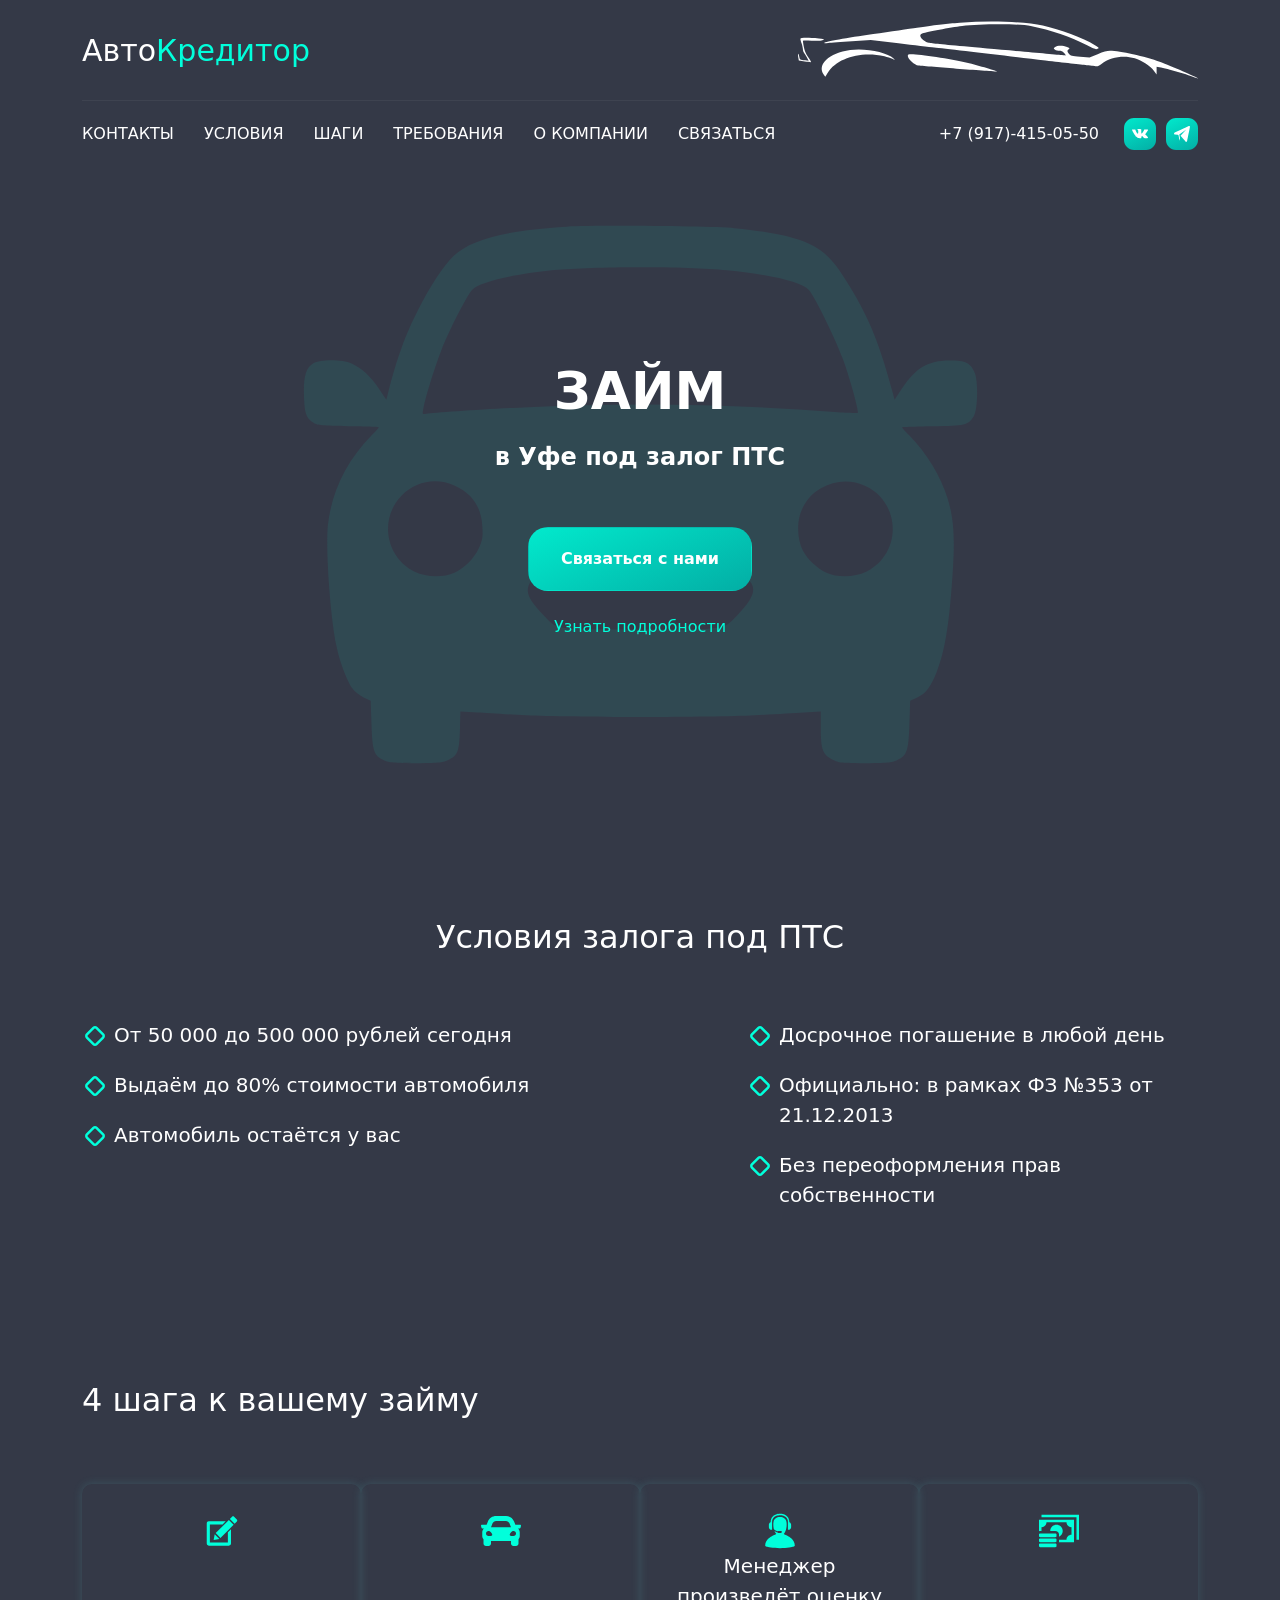
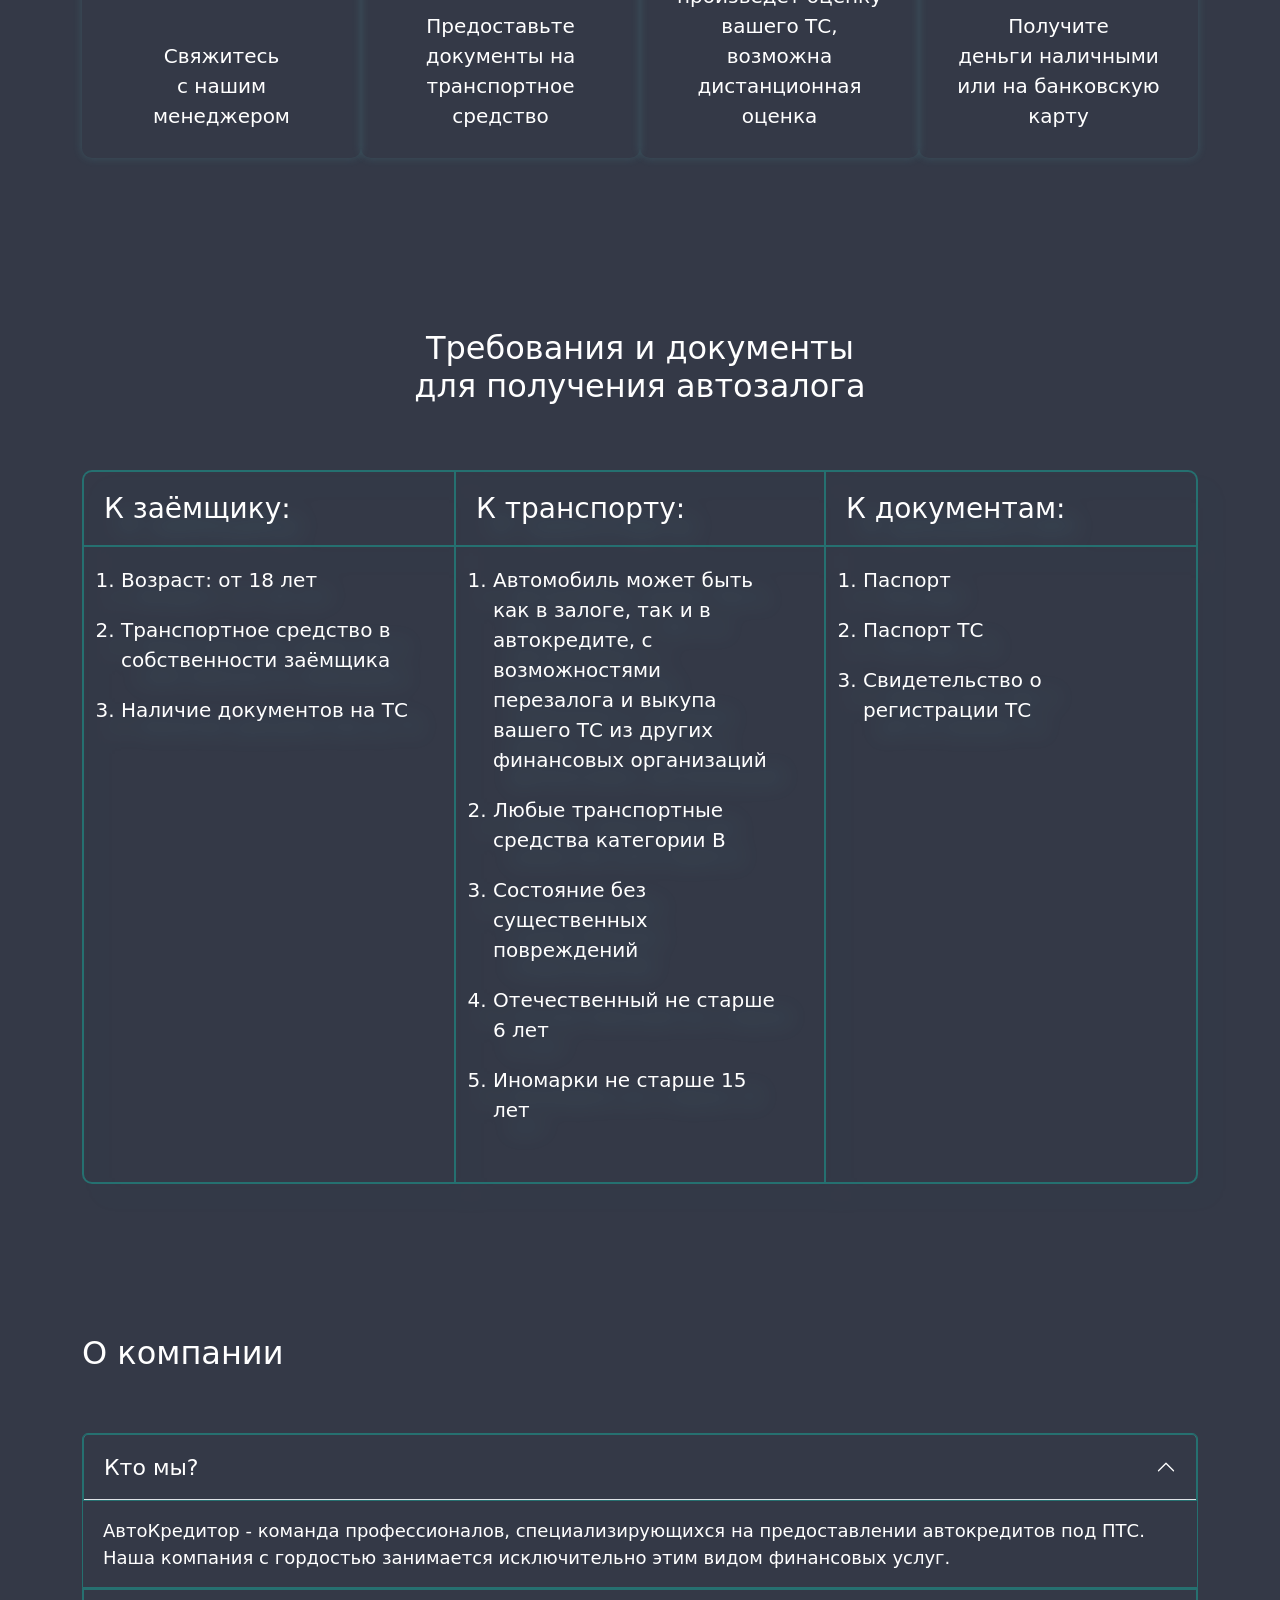
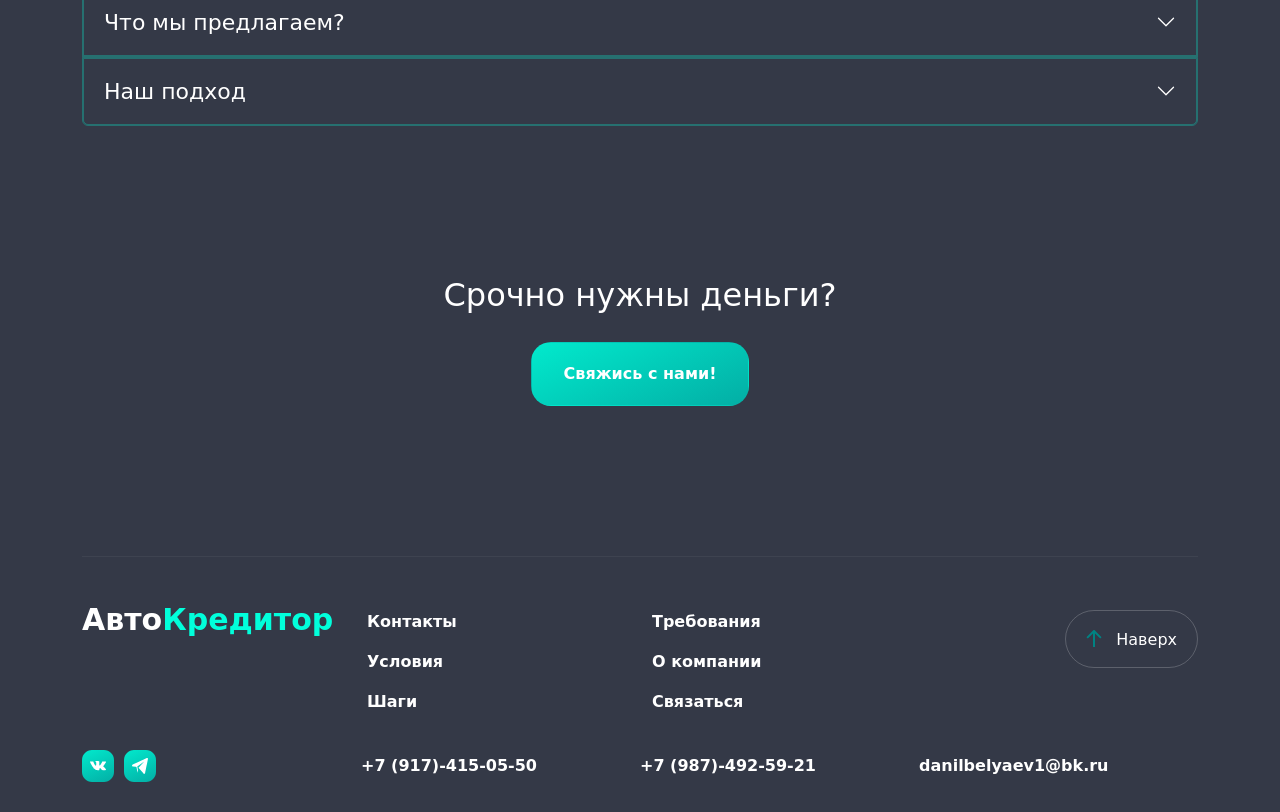
<file: index.html>
<!doctype html><html lang=""><head><meta charset="utf-8"><meta http-equiv="X-UA-Compatible" content="IE=edge"><meta name="viewport" content="width=device-width,initial-scale=1"><link rel="icon" href="/favicon.ico"><link rel="stylesheet" href="https://cdn.jsdelivr.net/npm/bootstrap@5.2.3/dist/css/bootstrap.min.css"><title>auto-money</title><script defer="defer" src="/js/chunk-vendors.a82bf1f1.js"></script><script defer="defer" src="/js/app.5c765165.js"></script><link href="/css/app.f2fb51eb.css" rel="stylesheet"></head><body><noscript><strong>We're sorry but auto-money doesn't work properly without JavaScript enabled. Please enable it to continue.</strong></noscript><div id="app"></div><script src="https://cdn.jsdelivr.net/npm/bootstrap@5.2.3/dist/js/bootstrap.min.js"></script></body></html>
</file>
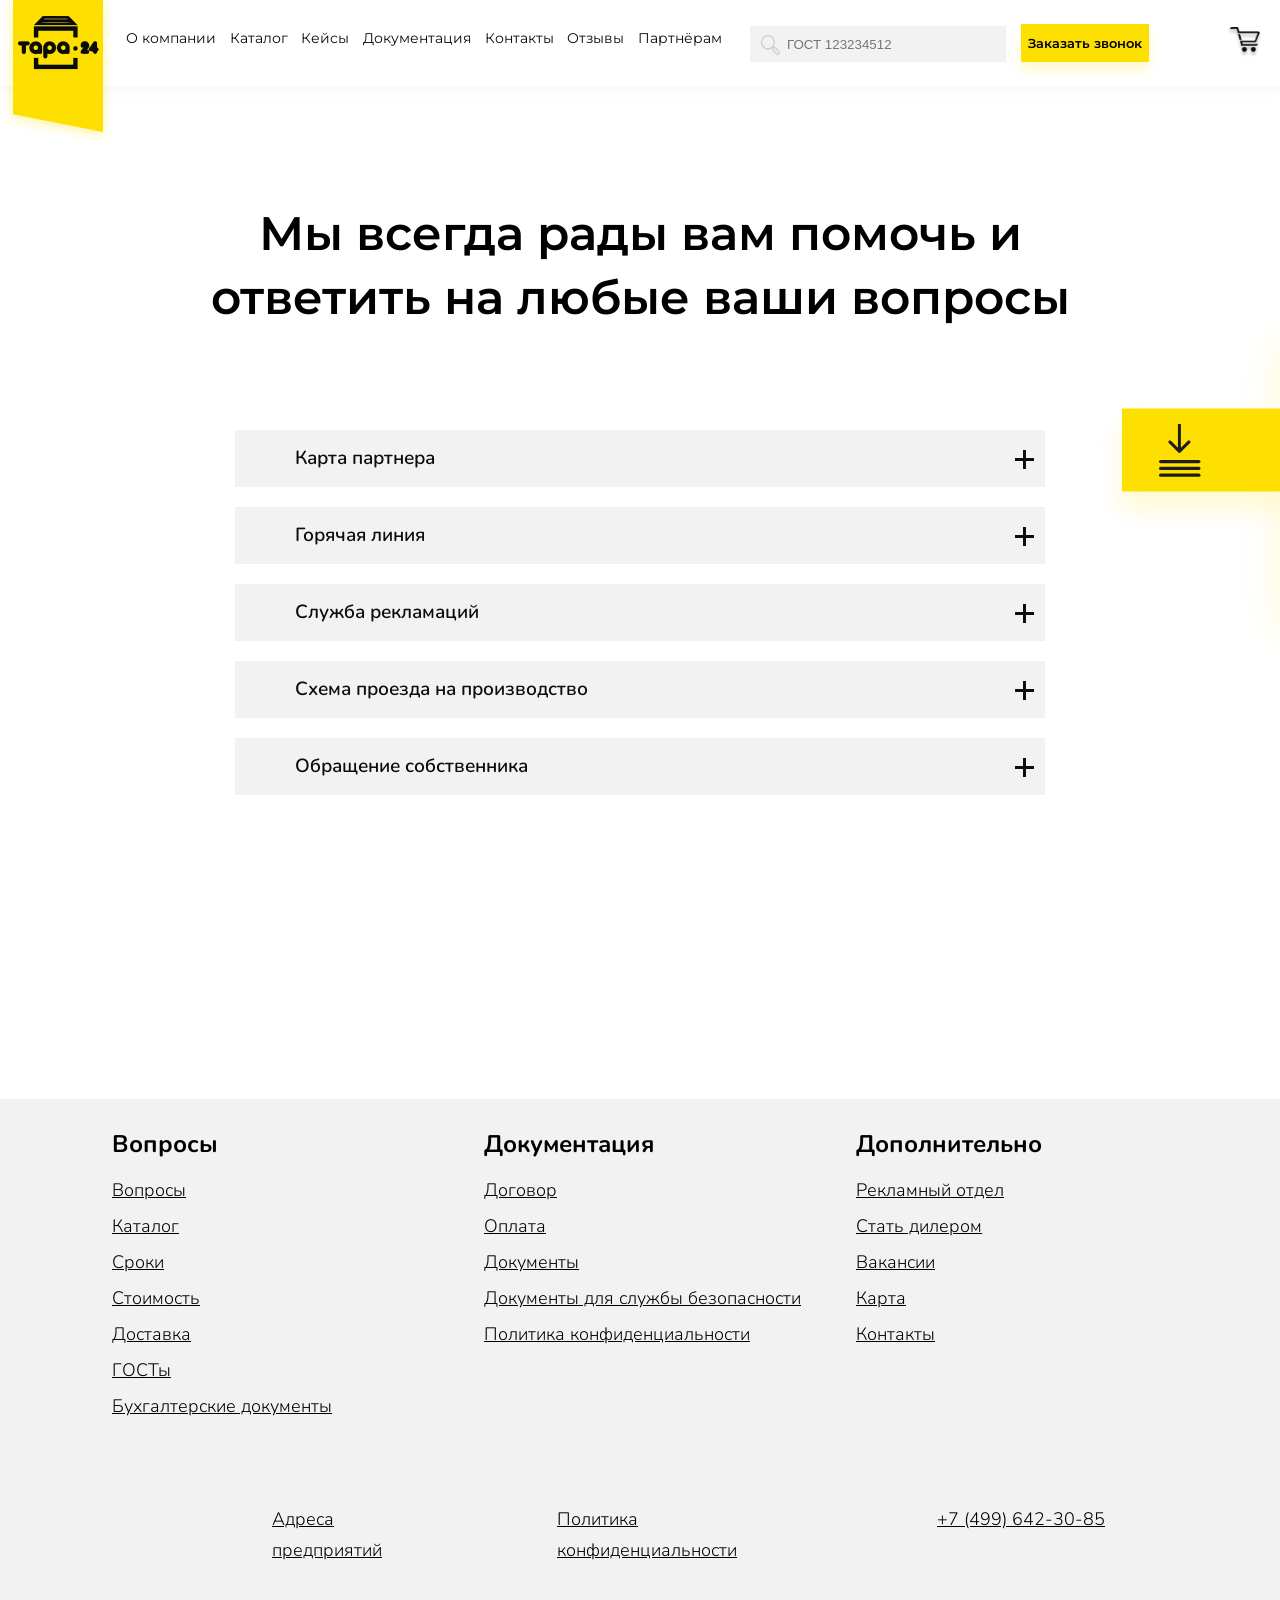
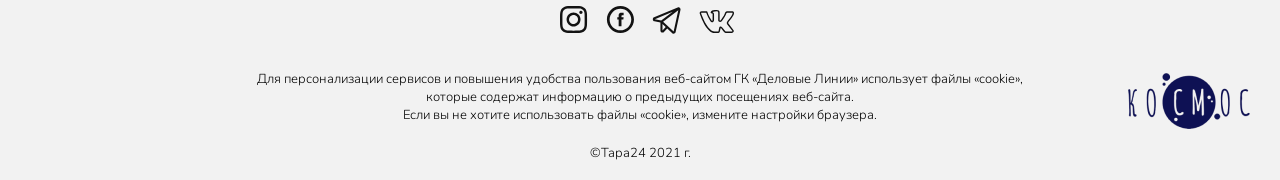
<file: about-info.html>
<!DOCTYPE html>
<html lang="en">

<head>
    <meta charset="UTF-8">
    <meta http-equiv="X-UA-Compatible" content="IE=edge">
    <meta name="viewport" content="width=device-width, initial-scale=1.0">
    <title>Tara24 - about-info</title>
    <link rel="preconnect" href="https://fonts.googleapis.com">
    <link rel="preconnect" href="https://fonts.gstatic.com" crossorigin>
    <link href="https://fonts.googleapis.com/css2?family=Montserrat:wght@400;600&display=swap" rel="stylesheet">
    <link href="https://fonts.googleapis.com/css2?family=Nunito:wght@200;700&display=swap" rel="stylesheet">
    <link rel="stylesheet" href="https://unpkg.com/swiper/swiper-bundle.min.css" />
    <link rel="stylesheet" href="css/bootstrap-grid.min.css">
    <link rel="stylesheet" href="css/style.css">
</head>

<body>
    <div class="modal-bg"></div>
    <section class="mobile">
            <div class="menu-mobile">
                <img src="icons/loop-mobile.svg" alt="" class="loop-mobile">
                <img src="icons/logo.png" alt="logo" class="logo">
                <img src="icons/logo-fixed-button.svg" alt="" class="fixed-button-m fixed-button-active">
                <div class="hamburger">
                    <span></span>
                    <span></span>
                    <span></span>
                </div>
            </div>
            <div class="loop-modal" style="display: none">
                <div class="loop-modal-content">
                    <input type="form">
                    <img src="icons/loop.svg" alt="">
                    <button class="loop-find">Найти</button>
                    <div class="back">Назад</div>
                </div>

            </div>
            <div class="menu-mobile-items" style="display: none">
                <ul>
                    <li class="menu-item"><a href="../../TARA24 - about/src/index.html">О компании</a></li>
                    <li class="menu-item"><a href="../../TARA24 - catalog/src/index.html">Каталог</a></li>
                    <li class="menu-item"><a href="../../TARA24 - case/src/index.html">Кейсы</a></li>
                    <li class="menu-item"><a href="../../TARA24 - documentation/src/index.html">Документация</a></li>
                    <li class="menu-item"><a href="../../TARA-24 - contacts/src/index.html">Контакты</a></li>
                    <li class="menu-item"><a href="../../TARA-24 - review/src/index.html">Отзывы</a></li>
                    <li class="menu-item"><a href="../../TARA24 - diller/src/index.html">Партнёрам</a></li>
                </ul>
                <button class="call-order">Заказать звонок</button>
                <div class="back">Назад</div>
            </div>


    </section>
    <section class="menu">
        <div class="menu-items">
            <img src="icons/logo.png" alt="logo" class="logo">
            <ul>
                <li class="menu-item"><a href="../../TARA24 - about/src/index.html">О компании</a></li>
                <li class="menu-item"><a href="../../TARA24 - catalog/src/index.html">Каталог</a></li>
                <li class="menu-item"><a href="../../TARA24 - case/src/index.html">Кейсы</a></li>
                <li class="menu-item"><a href="../../TARA24 - documentation/src/index.html">Документация</a></li>
                <li class="menu-item"><a href="../../TARA-24 - contacts/src/index.html">Контакты</a></li>
                <li class="menu-item"><a href="../../TARA-24 - review/src/index.html">Отзывы</a></li>
                <li class="menu-item"><a href="../../TARA24 - diller/src/index.html">Партнёрам</a></li>
            </ul>
            <input type="form" placeholder="ГОСТ 123234512">
            <button class="call-order">Заказать звонок</button>
            <a href="../../TARA24 - cart/src/index.html">
                <img src="icons/cart.png" alt="cart" class="cart-menu">
            </a>
        </div>


    </section>
    <section class="fixed-button">
        <img src="icons/fixed-button.svg" alt="">
    </section>
    <section class="fixed-button-modal">
        <img class="fixed-button-modal-close" src="icons/close.svg" alt="">
        <div class="fixed-button-modal-number">
            <img src="icons/phone.svg" alt="">
           <a href=""> +7 (499)-642-30-85</a>
        </div>
        <div class="fixed-button-modal-email">
            <img src="icons/email.svg" alt="">
           <a href=""> tara24@gmail.com</a>
        </div>
       <a href=""> <div class="fixed-button-modal-button">
        ОТПРАВИТЬ ТЗ <img src="icons/download.svg" alt="">
    </div></a>
    </section>
    <section class="about-info">
        <h1>Мы всегда рады вам помочь и <br> ответить на любые ваши вопросы</h1>    
        <div class="about-info-item">
            <div class="about-info-title">Карта партнера <img src="icons/plus.svg" alt=""></div>
            <div class="about-info-subtitle">Здесь будет информация по картре партнераЗдесь будет информация по картре партнераЗдесь будет информация по картре партнераЗдесь будет информация по картре партнераЗдесь будет информация по картре партнера</div>
        </div>
        <div class="about-info-item">
            <div class="about-info-title">Горячая линия <img src="icons/plus.svg" alt=""></div>
            <div class="about-info-subtitle">Здесь будет информация по картре партнераЗдесь будет информация по картре партнераЗдесь будет информация по картре партнераЗдесь будет информация по картре партнераЗдесь будет информация по картре партнера</div>
        </div>
        <div class="about-info-item">
            <div class="about-info-title">Служба рекламаций <img src="icons/plus.svg" alt=""></div>
            <div class="about-info-subtitle">Здесь будет информация по картре партнераЗдесь будет информация по картре партнераЗдесь будет информация по картре партнераЗдесь будет информация по картре партнераЗдесь будет информация по картре партнера</div>
        </div>
        <div class="about-info-item">
            <div class="about-info-title">Схема проезда на производство <img src="icons/plus.svg" alt=""></div>
            <div class="about-info-subtitle">Здесь будет информация по картре партнераЗдесь будет информация по картре партнераЗдесь будет информация по картре партнераЗдесь будет информация по картре партнераЗдесь будет информация по картре партнера</div>
        </div>
        <div class="about-info-item">
            <div class="about-info-title">Обращение собственника <img src="icons/plus.svg" alt=""></div>
            <div class="about-info-subtitle">Здесь будет информация по картре партнераЗдесь будет информация по картре партнераЗдесь будет информация по картре партнераЗдесь будет информация по картре партнераЗдесь будет информация по картре партнера</div>
        </div>

    </section>

    <footer>
        <div class="container">

                <div class="footer-list-1">
                    <div class="row">
                        <div class="footer-titles">
                            <div class="footer-questions">
                                <div class="footer-title-1 footer-title-active">
                                    Вопросы
                                </div>
    
                            </div>
                            <div class="footer-documentation">
                                <div class="footer-title-2">
                                    Документация
                                </div>
    
                            </div>
                            <div class="footer-additionally">
                                <div class="footer-title-3">
                                    Дополнительно
                                </div>
    
                            </div>
                        </div>
 
                        <div class="footer-subtitles">
                            <ul class="ul-1">
                                <li><a href="#">Вопросы</a></li>
                                <li><a href="#">Каталог</a></li>
                                <li><a href="#">Сроки</a></li>
                                <li><a href="#">Стоимость</a></li>
                                <li><a href="#">Доставка</a></li>
                                <li><a href="#">ГОСТы</a></li>
                                <li><a href="#">Бухгалтерские документы</a></li>
                            </ul>
                            <ul class="ul-2">
                                <li><a href="#">Договор</a></li>
                                <li><a href="#">Оплата</a></li>
                                <li><a href="#">Документы</a></li>
                                <li><a href="#">Документы для службы безопасности</a></li>
                                <li><a href="#">Политика конфиденциальности</a></li>
                            </ul>
                            <ul class="ul-3">
                                <li><a href="#">Рекламный отдел</a></li>
                                <li><a href="#">Стать дилером</a></li>
                                <li><a href="#">Вакансии</a></li>
                                <li><a href="#">Карта</a></li>
                                <li><a href="#">Контакты</a></li>
                            </ul>
                        </div>

                    </div>

                </div>
                <div class="footer-list-line"></div>
                <div class="footer-list-2">
                    <ul>
                        <div class="row">
                            <li class="offset-lg-2 col-lg-2"><a href="">Адреса предприятий</a> </li>
                            <li class="col-lg-3 offset-lg-1"><a href="">Политика конфиденциальности</a> </li>
                            <li class="col-lg-3 offset-lg-1"><a href="">+7 (499) 642-30-85</a> </li>
                        </div>
                    </ul>

                </div>
                <div class="footer-social">
                    <div class="footer-social-icons">
                        <a href="">
                            <img src="icons/insta.svg" alt="insta">
                        </a>
                        <a href="">
                            <img src="icons/facebook.svg" alt="facebook">
                        </a>
                        <a href="">
                            <img src="icons/telegram.svg" alt="telegram">
                        </a>
                        <a href="">
                            <img src="icons/vk.svg" alt="vk">
                        </a>
                    </div>
                </div>
                <div class="footer-descr">
                    <p>Для персонализации сервисов и повышения удобства пользования веб-сайтом ГК «Деловые Линии»
                        использует файлы «cookie», <br> которые содержат информацию о предыдущих посещениях веб-сайта.
                        <br>
                        Если вы не хотите использовать файлы «cookie», измените настройки браузера.</p>
                    <p class="footer-year">©Тара24 2021 г.</p>
                </div>


        </div>
    </footer>
    <section class="footer-space">
        <img src="icons/space.png" alt="KOCMOC" class="footer-space-logo">
        <p>Разработано</p>
    </section>
    <section class="modal-send">
        <div class="close">
            <img src="icons/close.svg" alt="">
        </div>
        <h2>Отправить заявку</h2>
        <input type="form" placeholder="Ваш адрес">
        <input type="form" placeholder="Ваше имя">
        <input type="form" placeholder="Телефон">
        <input type="form" placeholder="E-mail">
        <textarea name="" id="" placeholder="Комментарий"></textarea>
        <p>Заполняя форму вы соглашаетесь <br> <a href="#">с политикой конфиденциальности</a> компании</p>
        <button>Отправить</button>
    </section>
    <script src="js/script.js"></script>
    <script src="https://unpkg.com/swiper/swiper-bundle.min.js"></script>

</body>

</html>
</file>
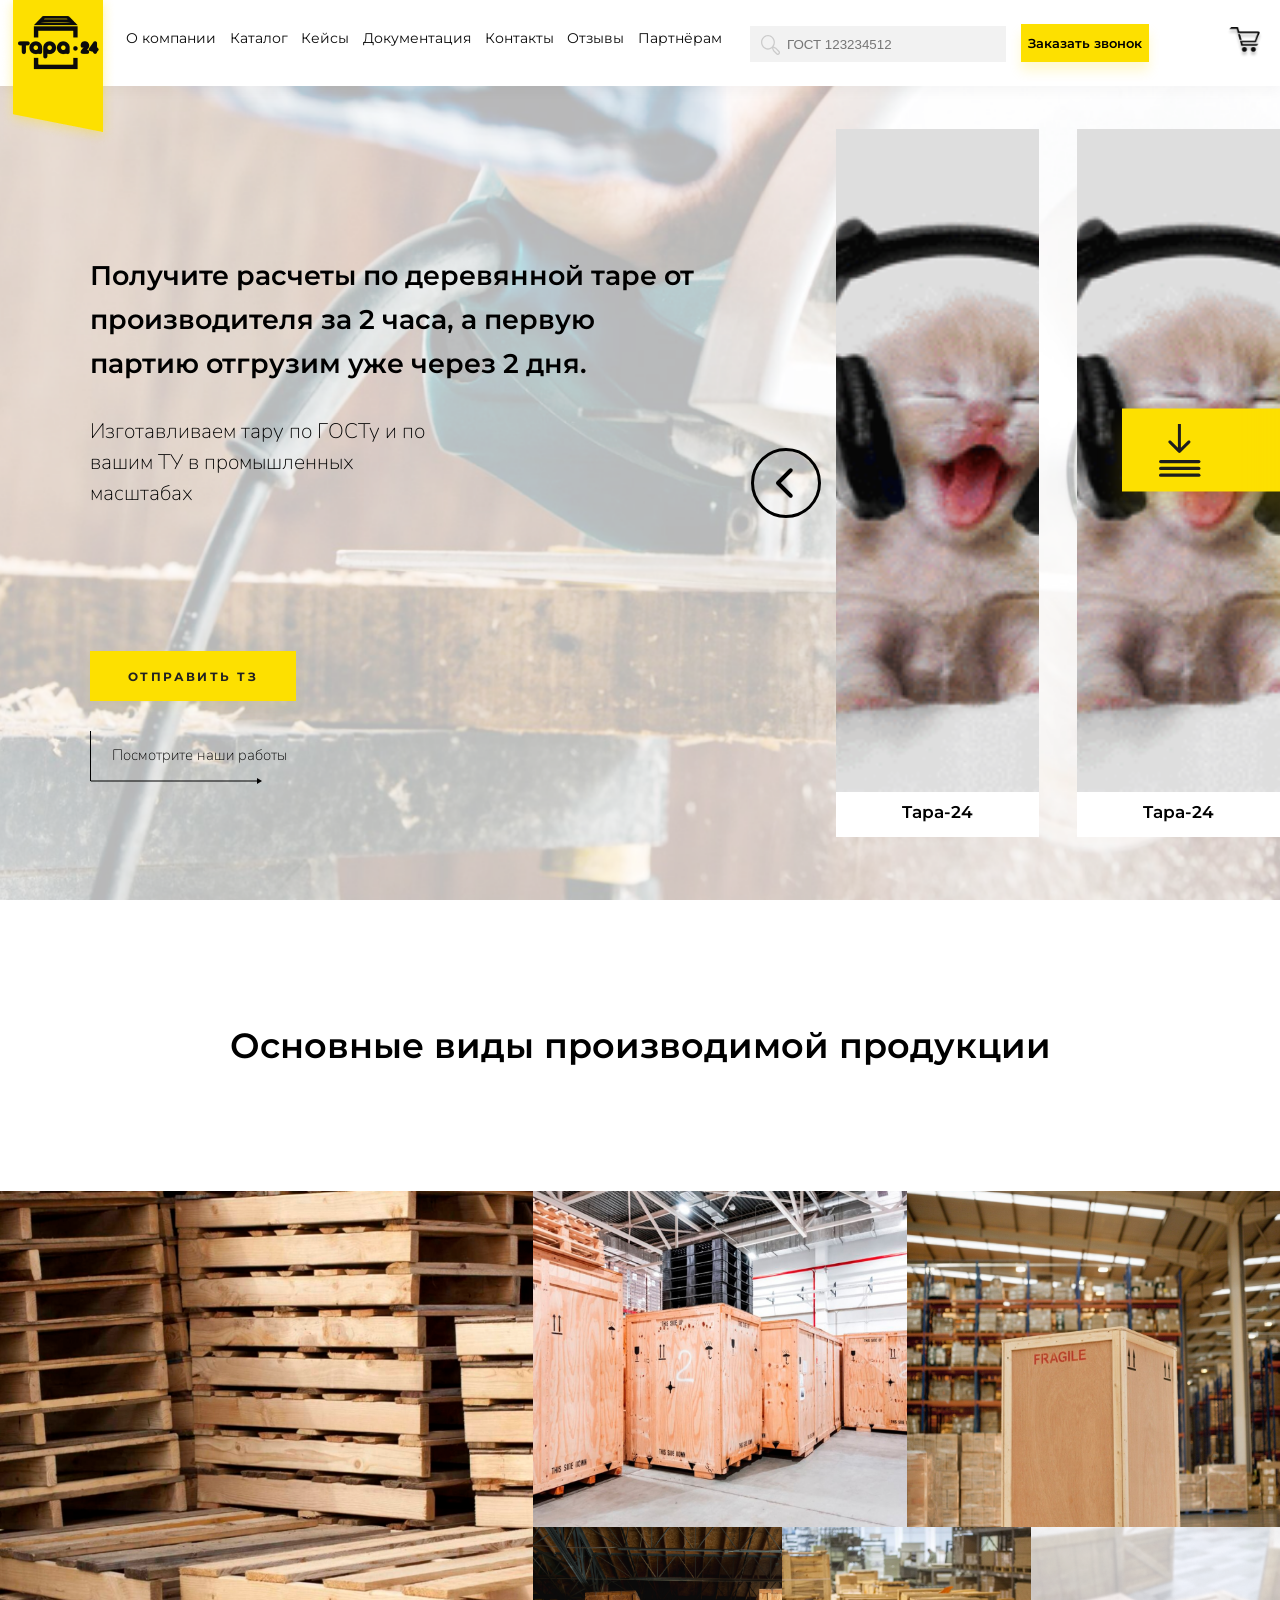
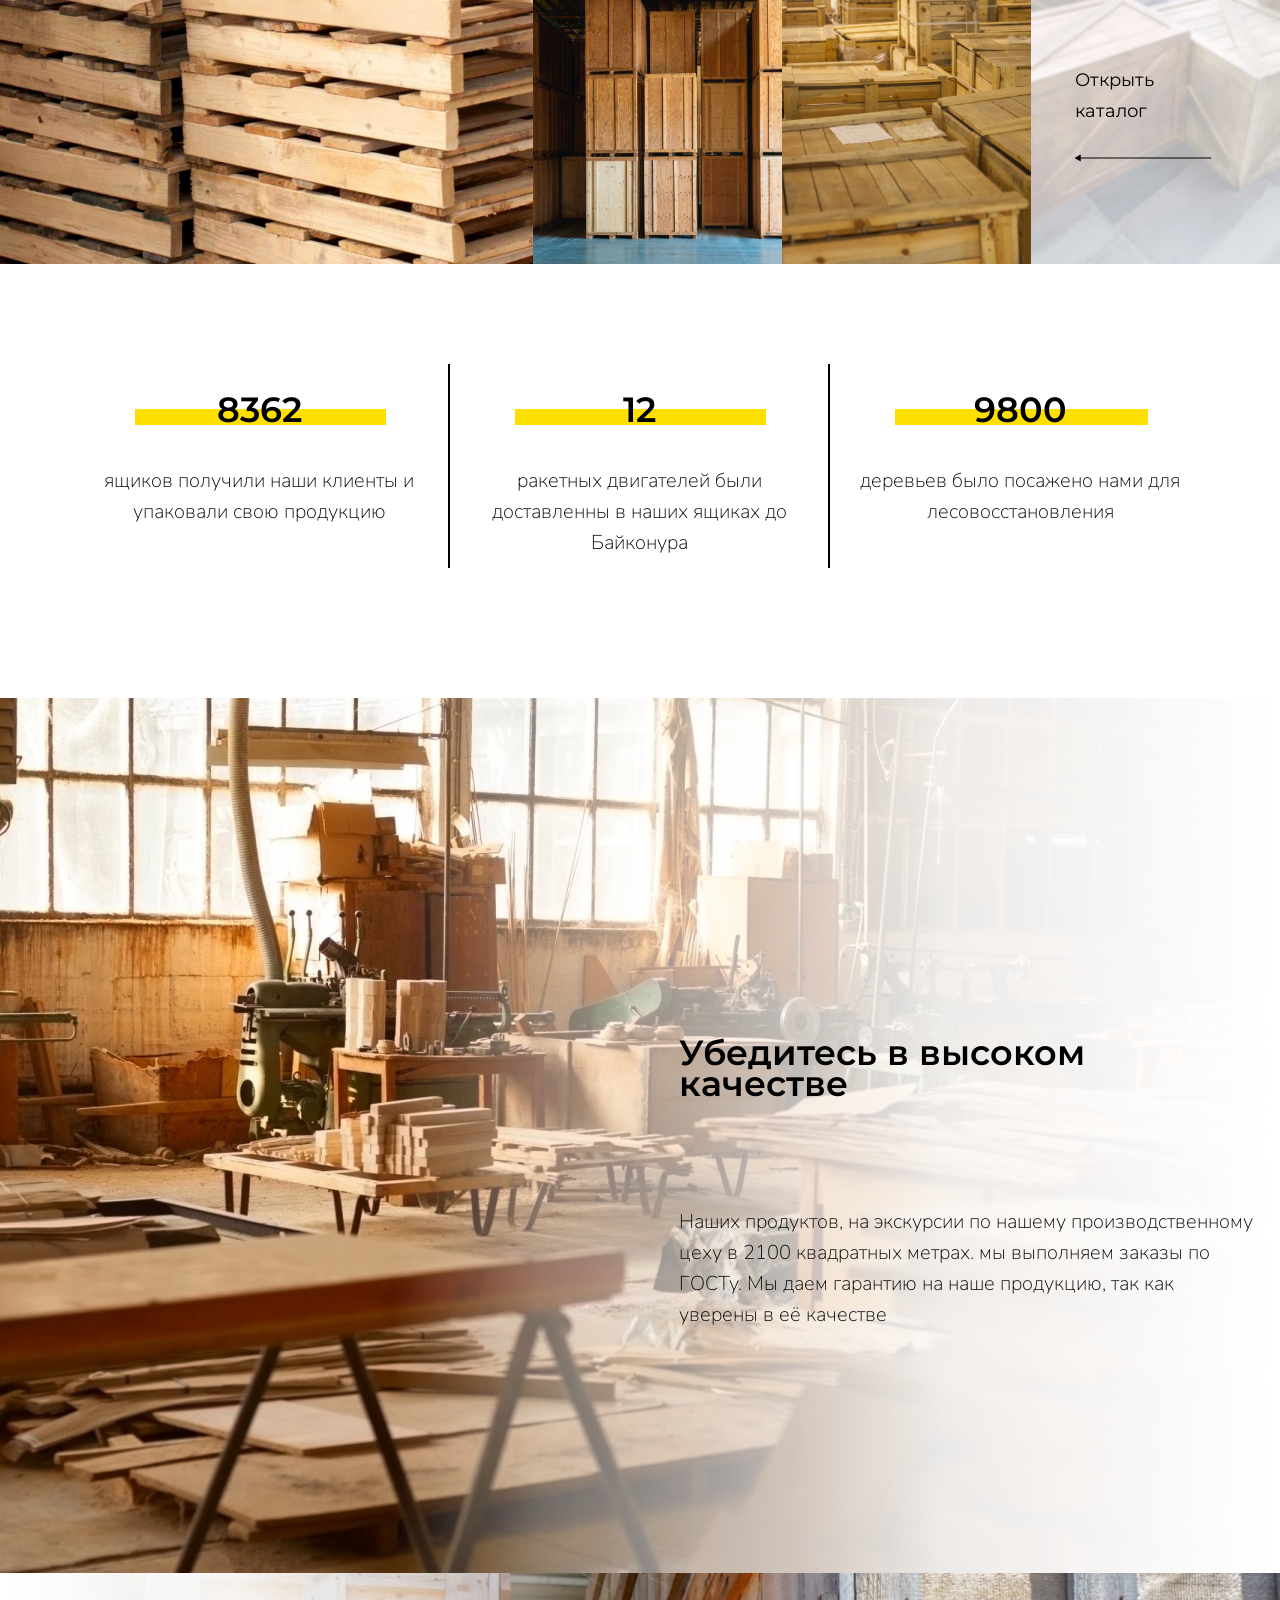
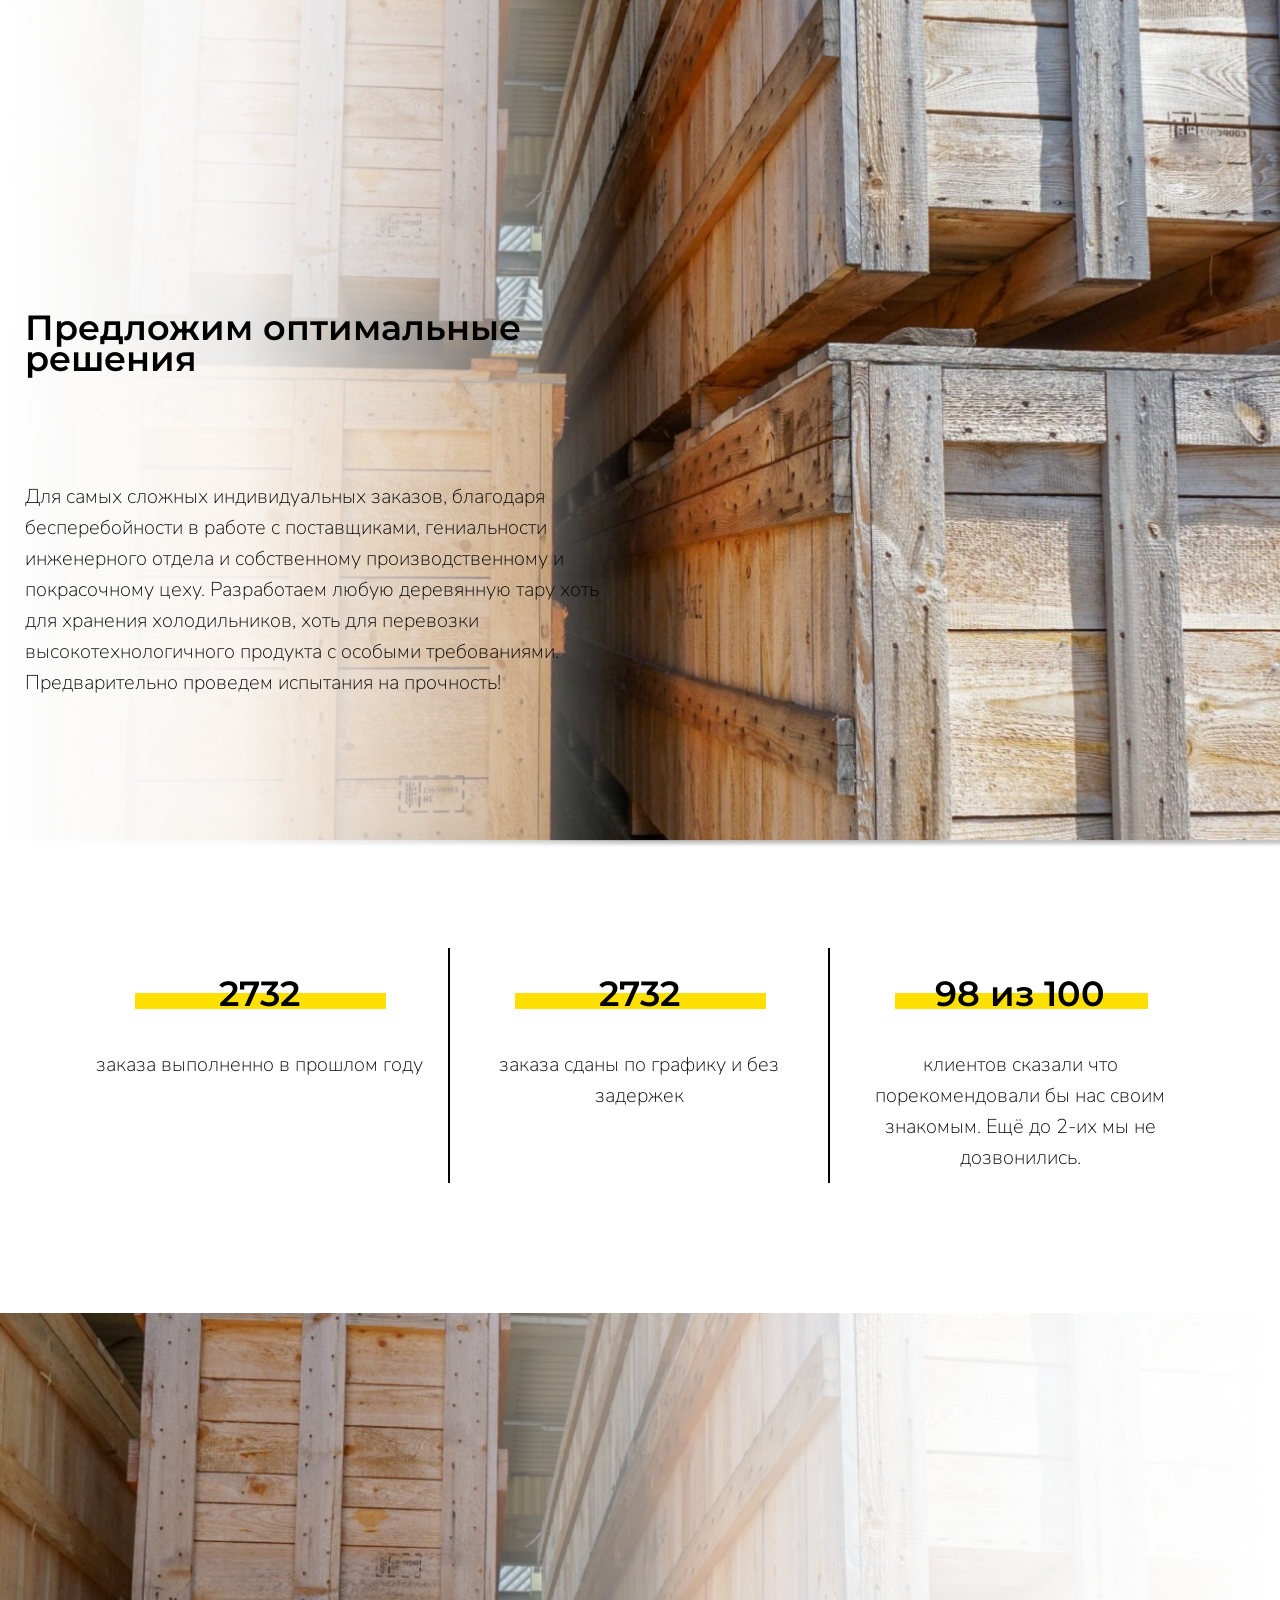
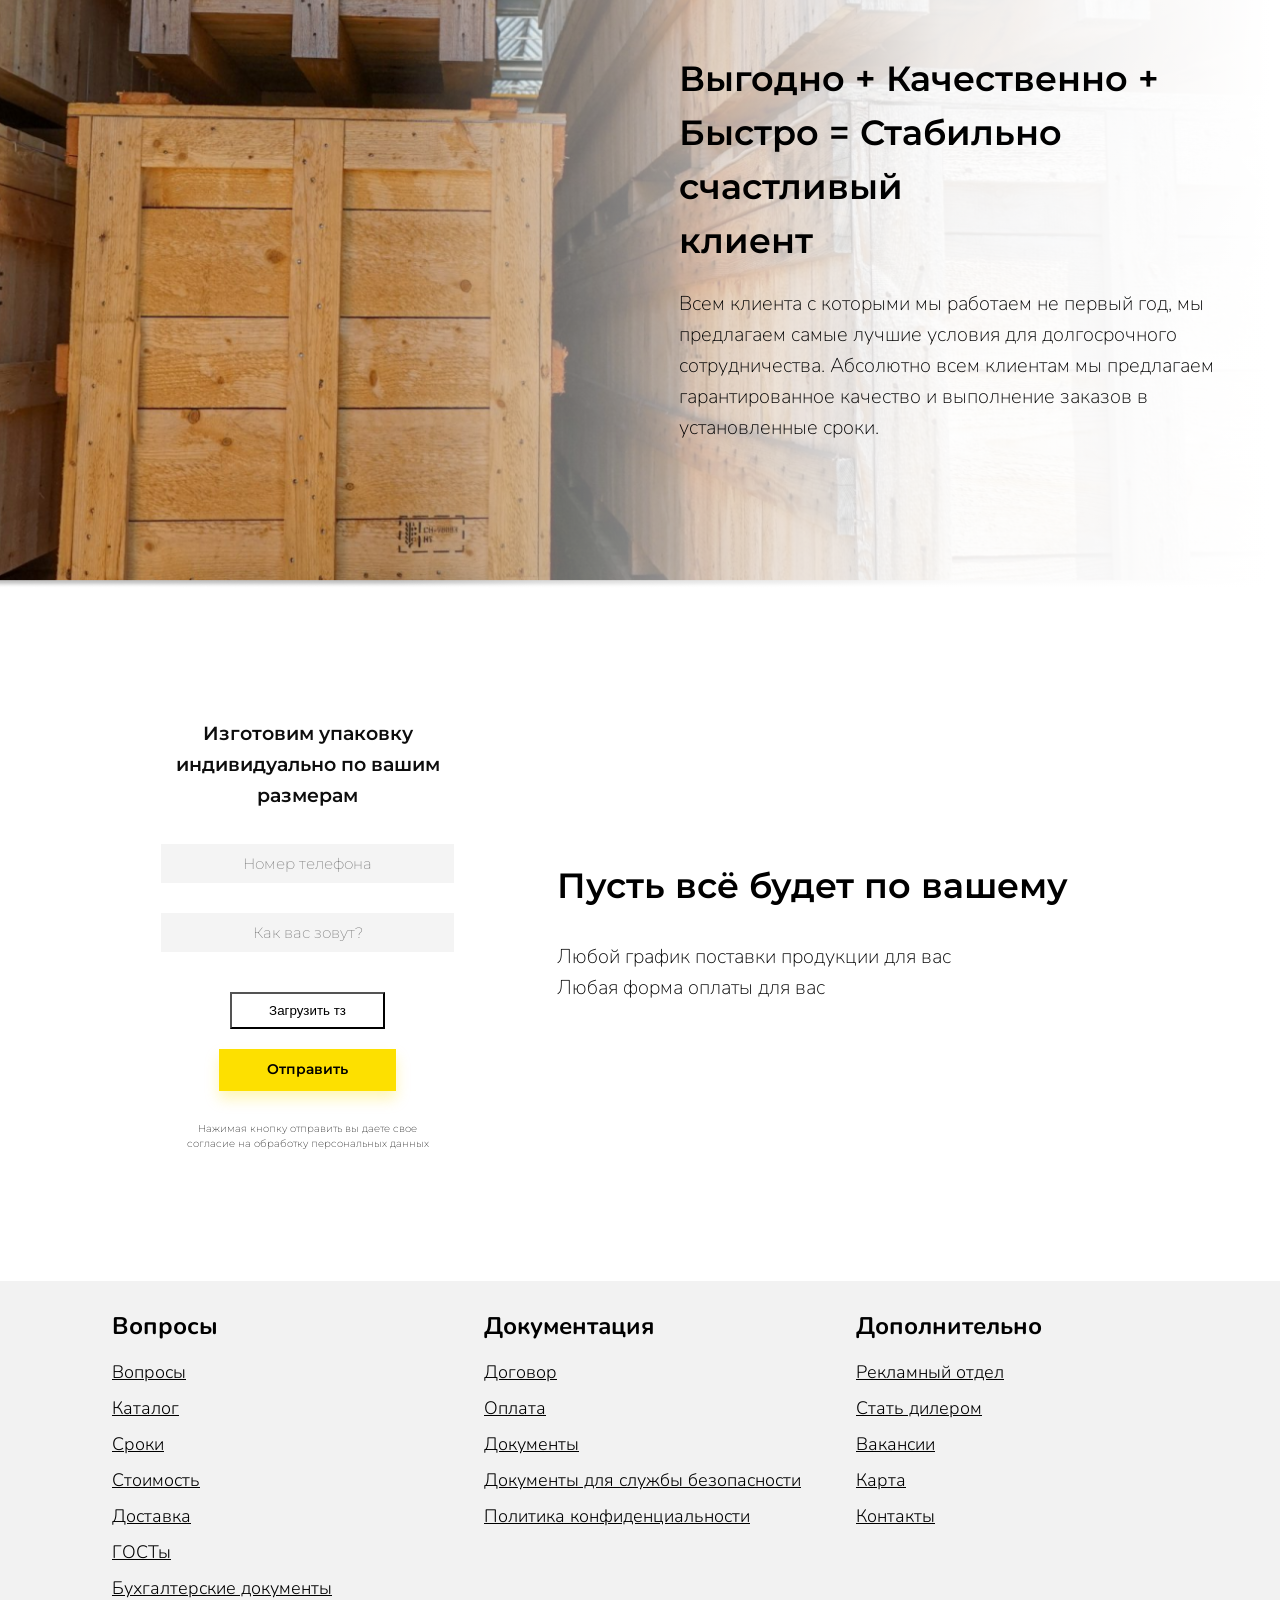
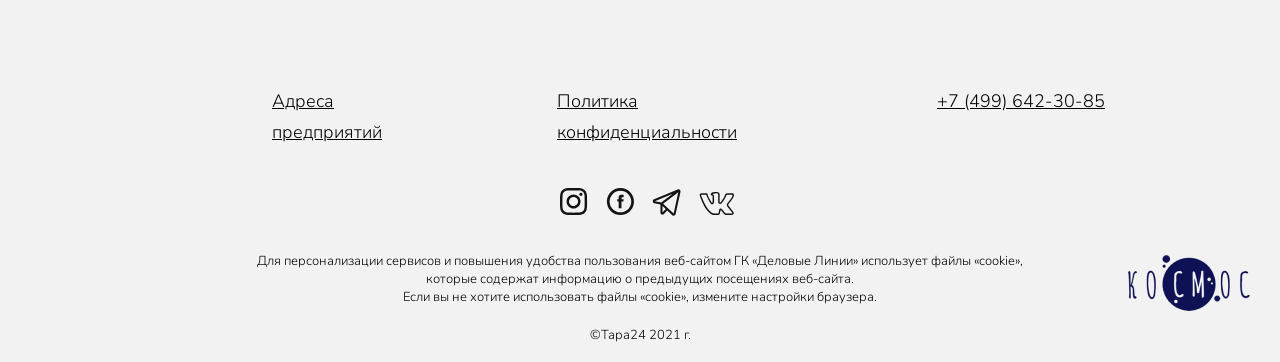
<file: about.html>
<!DOCTYPE html>
<html lang="en">

<head>
    <meta charset="UTF-8">
    <meta http-equiv="X-UA-Compatible" content="IE=edge">
    <meta name="viewport" content="width=device-width, initial-scale=1.0">
    <title>Tara24 - about</title>
    <link rel="preconnect" href="https://fonts.googleapis.com">
    <link rel="preconnect" href="https://fonts.gstatic.com" crossorigin>
    <link href="https://fonts.googleapis.com/css2?family=Montserrat:wght@400;600&display=swap" rel="stylesheet">
    <link href="https://fonts.googleapis.com/css2?family=Nunito:wght@200;700&display=swap" rel="stylesheet">
    <link rel="stylesheet" href="https://unpkg.com/swiper/swiper-bundle.min.css" />
    <link rel="stylesheet" href="css/bootstrap-grid.min.css">
    <link rel="stylesheet" href="css/style.css">
</head>

<body>
    <div class="modal-bg"></div>

    <section class="mobile">
            <div class="menu-mobile">
                <img src="icons/loop-mobile.svg" alt="" class="loop-mobile">
                <img src="icons/logo.png" alt="logo" class="logo">
                <img src="icons/logo-fixed-button.svg" alt="" class="fixed-button-m fixed-button-active">
                <div class="hamburger">
                    <span></span>
                    <span></span>
                    <span></span>
                </div>
            </div>
            <div class="loop-modal" style="display: none">
                <div class="loop-modal-content">
                    <input type="form">
                    <img src="icons/loop.svg" alt="">
                    <button class="call-order">Заказать звонок</button>
                    <div class="back">Назад</div>
                </div>

            </div>
            <div class="menu-mobile-items" style="display: none">
                <ul>
                    <li class="menu-item"><a href="../../TARA24 - about/src/index.html">О компании</a></li>
                    <li class="menu-item"><a href="../../TARA24 - catalog/src/index.html">Каталог</a></li>
                    <li class="menu-item"><a href="../../TARA24 - case/src/index.html">Кейсы</a></li>
                    <li class="menu-item"><a href="../../TARA24 - documentation/src/index.html">Документация</a></li>
                    <li class="menu-item"><a href="../../TARA-24 - contacts/src/index.html">Контакты</a></li>
                    <li class="menu-item"><a href="../../TARA-24 - review/src/index.html">Отзывы</a></li>
                    <li class="menu-item"><a href="../../TARA24 - diller/src/index.html">Партнёрам</a></li>
                </ul>
                <button class="call-order">Заказать звонок</button>
                <div class="back">Назад</div>
            </div>


    </section>
    <section class="menu">
        <!-- меню -->

        <div class="menu-items">
            <img src="icons/logo.png" alt="logo" class="logo">
            <ul>
                <li class="menu-item"><a href="">О компании</a></li>
                <li class="menu-item"><a href="">Каталог</a></li>
                <li class="menu-item"><a href="">Кейсы</a></li>
                <li class="menu-item"><a href="">Документация</a></li>
                <li class="menu-item"><a href="">Контакты</a></li>
                <li class="menu-item"><a href="">Отзывы</a></li>
                <li class="menu-item"><a href="">Партнёрам</a></li>
            </ul>
            <input type="form" placeholder="ГОСТ 123234512">
            <button class="call-order">Заказать звонок</button>
            <a href="../../TARA24 - cart/src/index.html">
                <img src="icons/cart.png" alt="cart" class="cart-menu">
            </a>
        </div>


    </section>
    <section class="fixed-button">
        <img src="icons/fixed-button.svg" alt="">
    </section>
    <section class="fixed-button-modal">
        <img class="fixed-button-modal-close" src="icons/close.svg" alt="">
        <div class="fixed-button-modal-number">
            <img src="icons/phone.svg" alt="">
           <a href=""> +7 (499)-642-30-85</a>
        </div>
        <div class="fixed-button-modal-email">
            <img src="icons/email.svg" alt="">
           <a href=""> tara24@gmail.com</a>
        </div>
       <a href=""> <div class="fixed-button-modal-button">
        ОТПРАВИТЬ ТЗ <img src="icons/download.svg" alt="">
    </div></a>
    </section>
    <header class="header-about">
        <!-- отправить ТЗ -->
        <div class="header-text">
            <h1>Получите расчеты по деревянной таре от производителя за 2 часа, а первую партию отгрузим уже через 2
                дня.</h1>
            <p>Изготавливаем тару по ГОСТу и по вашим ТУ в промышленных масштабах</p>
            <button class="send">Отправить ТЗ</button>
            <p class="look-work">Посмотрите наши работы
                <img class="arrow" src="icons/arrow-catalog-1.svg" alt="">
            </p>
        </div>
        <div class="swiper mySwiper swiper-mobile">

            <div class="swiper-wrapper">
                <div class="swiper-slide">
                    <video src="video/slider-video.webm" autoplay loop muted></video>
                    <div class="slider-descr-mobile">TARA-24</div>
                </div>
                <div class="swiper-slide">
                    <video src="video/slider-video.webm" autoplay loop muted></video>
                    <div class="slider-descr-mobile">TARA-24</div>
                </div>
                <div class="swiper-slide">
                    <video src="video/slider-video.webm" autoplay loop muted></video>
                    <div class="slider-descr-mobile">TARA-24</div>
                </div>
                <div class="swiper-slide">
                    <video src="video/slider-video.webm" autoplay loop muted></video>
                    <div class="slider-descr-mobile">TARA-24</div>
                </div>

            </div>







        </div>
        <button class="send-mobile">ОТПРАВИТЬ ТЗ</button>
        <div class="swiper-arrow">
            <img src="icons/slider-arrow.svg" alt="arrow">
        </div>
        <div class="swiper mySwiper swiper-pc">
            <div class="swiper-wrapper">
                <div class="swiper-slide"><img src="video/Wm2g.gif" alt="">
                    <div class="slide-text">Tapa-24</div>
                </div>
                <div class="swiper-slide"><img src="video/Wm2g.gif" alt="">
                    <div class="slide-text">Tapa-24</div>
                </div>
                <div class="swiper-slide"><img src="video/Wm2g.gif" alt="">
                    <div class="slide-text">Tapa-24</div>
                </div>
                <div class="swiper-slide"><img src="video/Wm2g.gif" alt="">
                    <div class="slide-text">Tapa-24</div>
                </div>
            </div>

        </div>

    </header>
    <section class="product">
        <h2>Основные виды производимой продукции</h2>
        <div class="product-img">
            <div class="big-img col-lg-5">
                <img src="img/prod-left-big-about.png" alt="">
                <div class="product-img-bg">
                </div>
                <div class="product-img-text">
                    <h2>Поддоны</h2>
                    <p>Вещи были надежно зафиксированы и не <br> повреждались при перевозке, мы комплектуем наши <br>
                        ящики железные, кейсы стальные, алюминиевые <br> корпуса и другую продукцию ложементами из <br>
                        вспененного полиэтилена. Это очень легкий, <br> эластичный и практичный материал, благодаря ему
                        <br> перевозимое оборудование, инструменты и <br> предметы не только можно безопасно <br>
                        транспортировать, но также удобно доставать и <br> укладывать.</p>
                </div>

            </div>
            <div class="small-img">
                <div class="small-img-top">
                    <div class="small-img-top-left col-lg-6">
                        <img src="img/prod-small-top-left-about.png" alt="">
                        <div class="product-img-bg"></div>
                        <div class="product-img-text">
                            <h2>Деревянная тара</h2>
                        </div>
                    </div>
                    <div class="small-img-top-right col-lg-6">
                        <img src="img/prod-small-top-right-about.png" alt="">
                        <div class="product-img-bg"></div>
                        <div class="product-img-text">
                            <h2>Фанерная тара</h2>
                        </div>
                    </div>

                </div>

                <div class="small-img-bot">
                    <div class="small-img-bot-left col-lg-4">
                        <img src="img/prod-small-bot-left-about.png" alt="">
                        <div class="product-img-bg"></div>
                        <div class="product-img-text">
                            <h2>Не габаритная тара</h2>
                            <p>(нестандартная большого размера)</p>
                        </div>
                    </div>
                    <div class="small-img-bot-center col-lg-4">
                        <img src="img/prod-small-bot-center-about.png" alt="">
                        <div class="product-img-bg"></div>
                        <div class="product-img-text">
                            <h2>Экспортная тара</h2>
                        </div>
                    </div>
                    <a href="#" class="small-img-bot-right col-lg-4">
                        <img src="img/prod-small-bot-right-about.png" alt="">
                        <div class="bot-right-text">
                            <p>Открыть каталог</p>
                            <img src="icons/arrow-catalog.svg" alt="">
                        </div>
                    </a>


                </div>
            </div>
        </div>
    </section>
    <section class="product-mobile">
        <h2>Основные виды производимой продукции</h2>
        <div class="product-mobile-item">
            <a href="">
                <img src="img/prod-left-big-about.png" alt="">
                <h2>Поддоны</h2>
            </a>
        </div>
        <div class="product-mobile-item">
            <a href="">
                <img src="img/prod-small-top-left-about.png" alt="">
                <h2>Деревянная тара</h2>

            </a>
        </div>
        <div class="product-mobile-item">
            <a href="">
                <img src="img/prod-small-top-right-about.png" alt="">
                <h2>Фанерная тара</h2>

            </a>
        </div>
        <div class="product-mobile-item">
            <a href="">
                <img src="img/prod-small-bot-left-about.png" alt="">
                <h2>Не габаритная тара</h2>
                <p>(нестандартная большого размера)</p>

            </a>
        </div>
        <div class="product-mobile-item">
            <a href="">
                <img src="img/prod-small-bot-center-about.png" alt="">
                <h2>Экспортная тара</h2>

            </a>
        </div>
        <div class="product-mobile-item">
            <a href="">
                <img src="img/prod-small-bot-right-about.png" alt="">
                <h2>Открыть каталог</h2>
                <img class="arrow-left-m" src="icons/arrow-catalog.svg" alt="">

            </a>
        </div>
    </section>
    <section class="number">
        <div class="container">
            <div class="row">
                <div class="number-card col-lg-4">
                    <h2>8362
                        <div class="yellow"></div>
                    </h2>
                    <div class="number-text">ящиков получили наши клиенты и упаковали свою продукцию</div>
                </div>
                <div class="number-card col-lg-4">
                    <h2>12
                        <div class="yellow"></div>
                    </h2>
                    <div class="number-text">ракетных двигателей были доставленны в наших ящиках до Байконура</div>

                </div>
                <div class="number-card col-lg-4">
                    <h2>9800
                        <div class="yellow"></div>
                    </h2>
                    <div class="number-text">деревьев было посажено нами для лесовосстановления</div>
                </div>
            </div>

        </div>

    </section>
    <section class="demonstration-1-about">
            <h2>Убедитесь в высоком качестве</h2>
            <h3>Наших продуктов, на экскурсии по нашему производственному цеху в 2100 квадратных метрах. мы выполняем заказы
            по ГОСТу. Мы даем гарантию на наше продукцию, так как уверены в её качестве</h3>
        <div class="demonstration-1-bg-about">
        </div>

    </section>
    <div class="demonstration-1-mobile-about">
        <h2>Убедитесь в высоком качестве</h2>
        <h3>Наших продуктов, на экскурсии по нашему производственному цеху в 2100 квадратных метрах. мы выполняем заказы
        по ГОСТу. Мы даем гарантию на наше продукцию, так как уверены в её качестве</h3>
    </div>
    <section class="demonstration-2-about">
        <h2>Предложим оптимальные решения</h2>
        <h3>Для самых сложных индивидуальных заказов, благодаря бесперебойности в работе с поставщиками,
            гениальности инженерного отдела и собственному производственному и покрасочному цеху.
            Разработаем любую деревянную тару хоть для хранения холодильников, хоть для перевозки
            высокотехнологичного продукта с особыми требованиями. Предварительно проведем испытания на прочность!
        </h3>
        <div class="demonstration-2-bg-about">
        </div>
    </section>
    <div class="demonstration-2-mobile-about">
        <h2>Убедитесь в высоком качестве</h2>
        <h3>Наших продуктов, на экскурсии по нашему производственному цеху в 2100 квадратных метрах. мы выполняем заказы
        по ГОСТу. Мы даем гарантию на наше продукцию, так как уверены в её качестве</h3>
    </div>
    <section class="number">
        <div class="container">
            <div class="row">
                <div class="number-card col-lg-4">
                    <h2>2732
                        <div class="yellow"></div>
                    </h2>
                    <div class="number-text">заказа выполненно в прошлом году</div>
                </div>
                <div class="number-card col-lg-4">
                    <h2>2732
                        <div class="yellow"></div>
                    </h2>
                    <div class="number-text">заказа сданы по графику и без задержек</div>

                </div>
                <div class="number-card col-lg-4">
                    <h2>98 из 100
                        <div class="yellow"></div>
                    </h2>
                    <div class="number-text">клиентов сказали что порекомендовали бы нас своим знакомым. Ещё до 2-их мы
                        не дозвонились.</div>
                </div>
            </div>

        </div>

    </section>
    <section class="demonstration-3-about">
        <h2>Выгодно + Качественно + <br> Быстро = Стабильно счастливый <br> клиент</h2>
        <h3>Всем клиента с которыми мы работаем не первый год, мы предлагаем самые лучшие условия для долгосрочного
            сотрудничества. Абсолютно всем клиентам мы предлагаем гарантированное качество и выполнение заказов в
            установленные сроки.
        </h3>
        <div class="demonstration-3-text-about">
        </div>
    </section>
    <div class="demonstration-3-mobile-about">
        <h2>Выгодно + Качественно + <br> Быстро = Стабильно счастливый <br> клиент</h2>
        <h3>Всем клиента с которыми мы работаем не первый год, мы предлагаем самые лучшие условия для долгосрочного
        сотрудничества. Абсолютно всем клиентам мы предлагаем гарантированное качество и выполнение заказов в
        установленные сроки.
    </div>
    <section class="order">
        <div class="container">
            <div class="row">
                <div class="order-forms col-lg-5 col-md-12">
                    <h2>Изготовим упаковку <br> индивидуально по вашим <br> размерам</h2>
                    <input type="form" class="phone-form" placeholder="Номер телефона">
                    <input type="form" class="name-form" placeholder="Как вас зовут?">
                    <button class="load">Загрузить тз</button>
                    <button class="send-order">Отправить</button>
                    <p>Нажимая кнопку отправить вы даете свое <br> согласие на обработку персональных данных</p>
                </div>
                <div class="order-titles col-lg-7">
                    <h2>Пусть всё будет по вашему</h2>
                    <h3>Любой график поставки продукции для вас <br> Любая форма оплаты для вас</h3>
                </div>
            </div>
        </div>
    </section>
    <footer>
        <div class="container">

                <div class="footer-list-1">
                    <div class="row">
                        <div class="footer-titles">
                            <div class="footer-questions">
                                <div class="footer-title-1 footer-title-active">
                                    Вопросы
                                </div>
    
                            </div>
                            <div class="footer-documentation">
                                <div class="footer-title-2">
                                    Документация
                                </div>
    
                            </div>
                            <div class="footer-additionally">
                                <div class="footer-title-3">
                                    Дополнительно
                                </div>
    
                            </div>
                        </div>
 
                        <div class="footer-subtitles">
                            <ul class="ul-1">
                                <li><a href="#">Вопросы</a></li>
                                <li><a href="#">Каталог</a></li>
                                <li><a href="#">Сроки</a></li>
                                <li><a href="#">Стоимость</a></li>
                                <li><a href="#">Доставка</a></li>
                                <li><a href="#">ГОСТы</a></li>
                                <li><a href="#">Бухгалтерские документы</a></li>
                            </ul>
                            <ul class="ul-2">
                                <li><a href="#">Договор</a></li>
                                <li><a href="#">Оплата</a></li>
                                <li><a href="#">Документы</a></li>
                                <li><a href="#">Документы для службы безопасности</a></li>
                                <li><a href="#">Политика конфиденциальности</a></li>
                            </ul>
                            <ul class="ul-3">
                                <li><a href="#">Рекламный отдел</a></li>
                                <li><a href="#">Стать дилером</a></li>
                                <li><a href="#">Вакансии</a></li>
                                <li><a href="#">Карта</a></li>
                                <li><a href="#">Контакты</a></li>
                            </ul>
                        </div>

                    </div>

                </div>
                <div class="footer-list-line"></div>
                <div class="footer-list-2">
                    <ul>
                        <div class="row">
                            <li class="offset-lg-2 col-lg-2"><a href="">Адреса предприятий</a> </li>
                            <li class="col-lg-3 offset-lg-1"><a href="">Политика конфиденциальности</a> </li>
                            <li class="col-lg-3 offset-lg-1"><a href="">+7 (499) 642-30-85</a> </li>
                        </div>
                    </ul>

                </div>
                <div class="footer-social">
                    <div class="footer-social-icons">
                        <a href="">
                            <img src="icons/insta.svg" alt="insta">
                        </a>
                        <a href="">
                            <img src="icons/facebook.svg" alt="facebook">
                        </a>
                        <a href="">
                            <img src="icons/telegram.svg" alt="telegram">
                        </a>
                        <a href="">
                            <img src="icons/vk.svg" alt="vk">
                        </a>
                    </div>
                </div>
                <div class="footer-descr">
                    <p>Для персонализации сервисов и повышения удобства пользования веб-сайтом ГК «Деловые Линии»
                        использует файлы «cookie», <br> которые содержат информацию о предыдущих посещениях веб-сайта.
                        <br>
                        Если вы не хотите использовать файлы «cookie», измените настройки браузера.</p>
                    <p class="footer-year">©Тара24 2021 г.</p>
                </div>


        </div>
    </footer>
    <section class="footer-space">
        <img src="icons/space.png" alt="KOCMOC" class="footer-space-logo">
        <p>Разработано</p>
    </section>
    <section class="modal-send">
        <div class="close">
            <img src="icons/close.svg" alt="">
        </div>
        <h2>Отправить заявку</h2>
        <input type="form" placeholder="Ваш адрес">
        <input type="form" placeholder="Ваше имя">
        <input type="form" placeholder="Телефон">
        <input type="form" placeholder="E-mail">
        <textarea name="" id="" placeholder="Комментарий"></textarea>
        <p>Заполняя форму вы соглашаетесь <br> <a href="#">с политикой конфиденциальности</a> компании</p>
        <button>Отправить</button>
    </section>
    <script src="js/script.js"></script>
    <script src="https://unpkg.com/swiper/swiper-bundle.min.js"></script>

    <script>
        var swiper = new Swiper(".swiper-pc", {
            slidesPerView: 2,
            spaceBetween: 38,
            loop: true,
            pagination: {
                el: ".swiper-pagination",
                clickable: true,
            },
            navigation: {
                prevEl: ".swiper-arrow",
            },
        });
    </script>
    <script>
        var swiper = new Swiper(".swiper-mobile", {
            spaceBetween: 30,
            centeredSlides: true,
            autoplay: {
                delay: 2500,
                disableOnInteraction: false,
            },
            pagination: {
                el: ".swiper-pagination",
                clickable: true,
            },
            navigation: {},
        });
    </script>
</body>

</html>
</file>
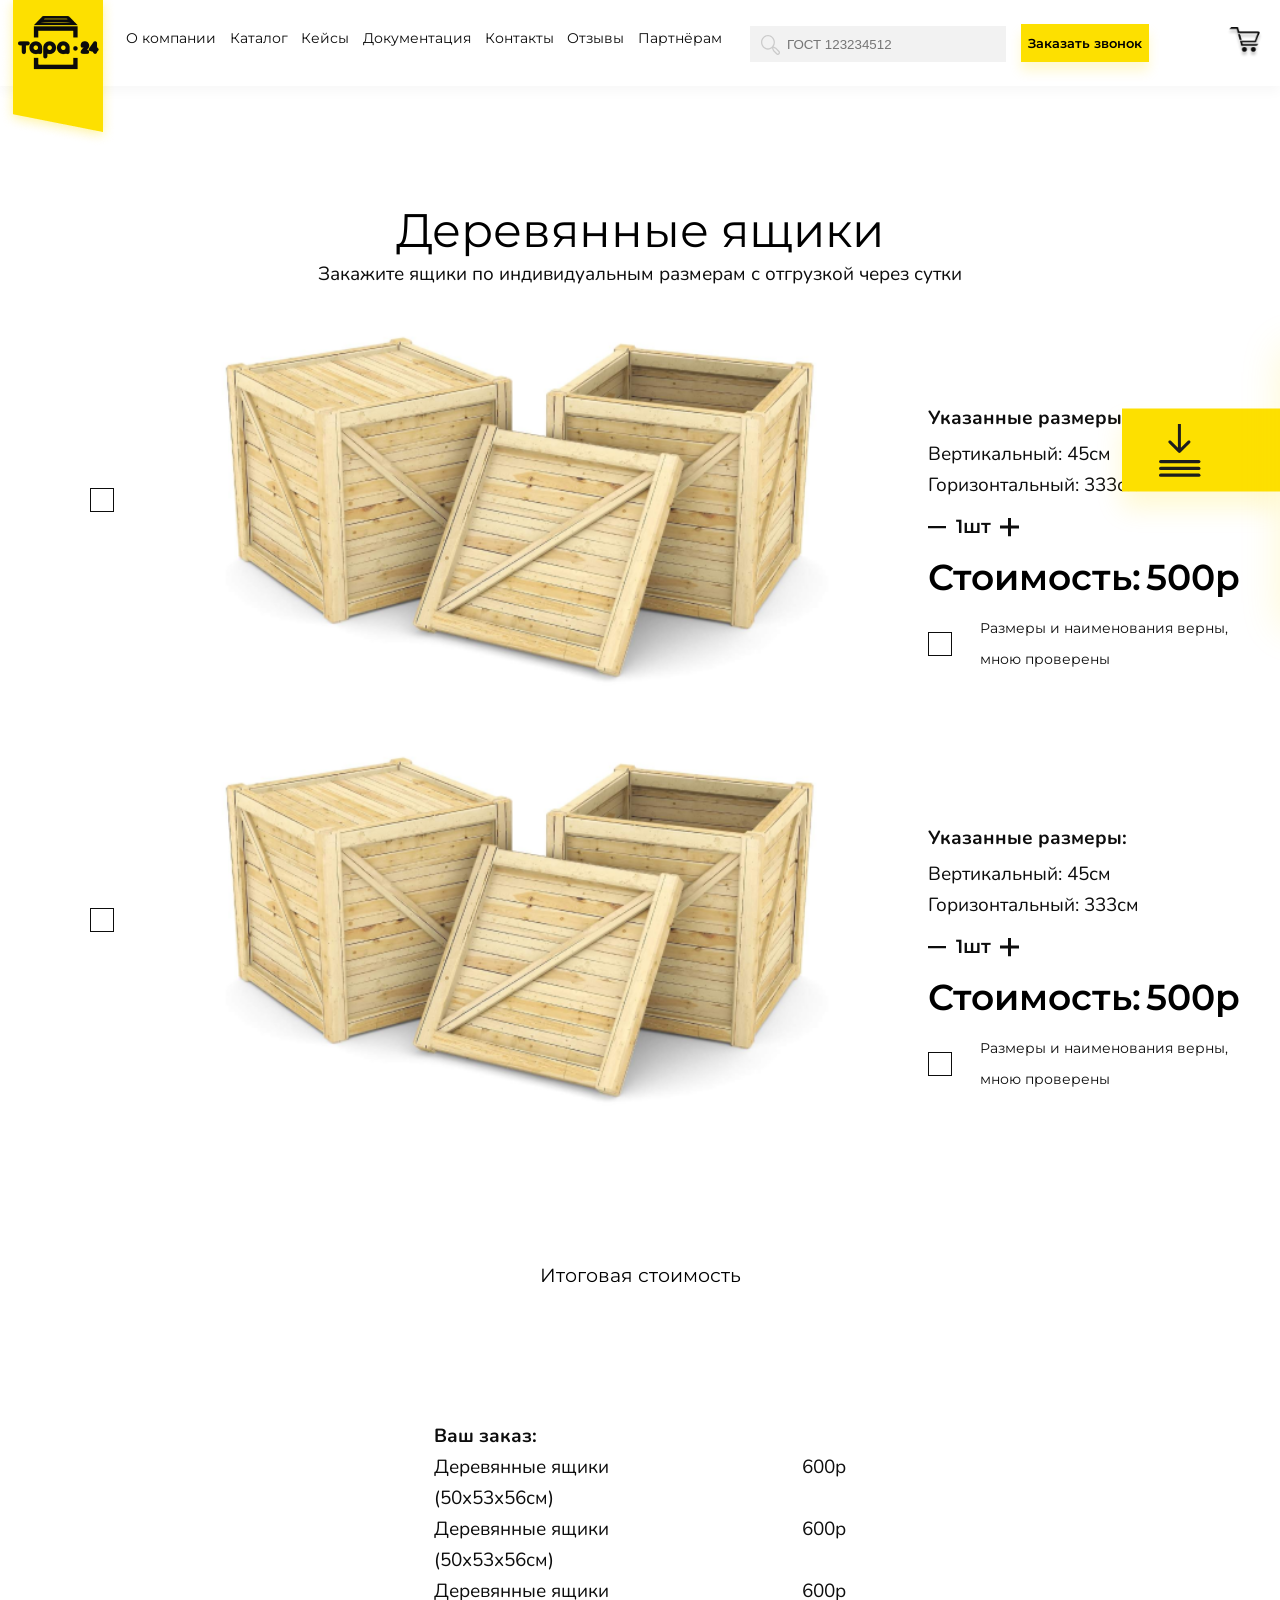
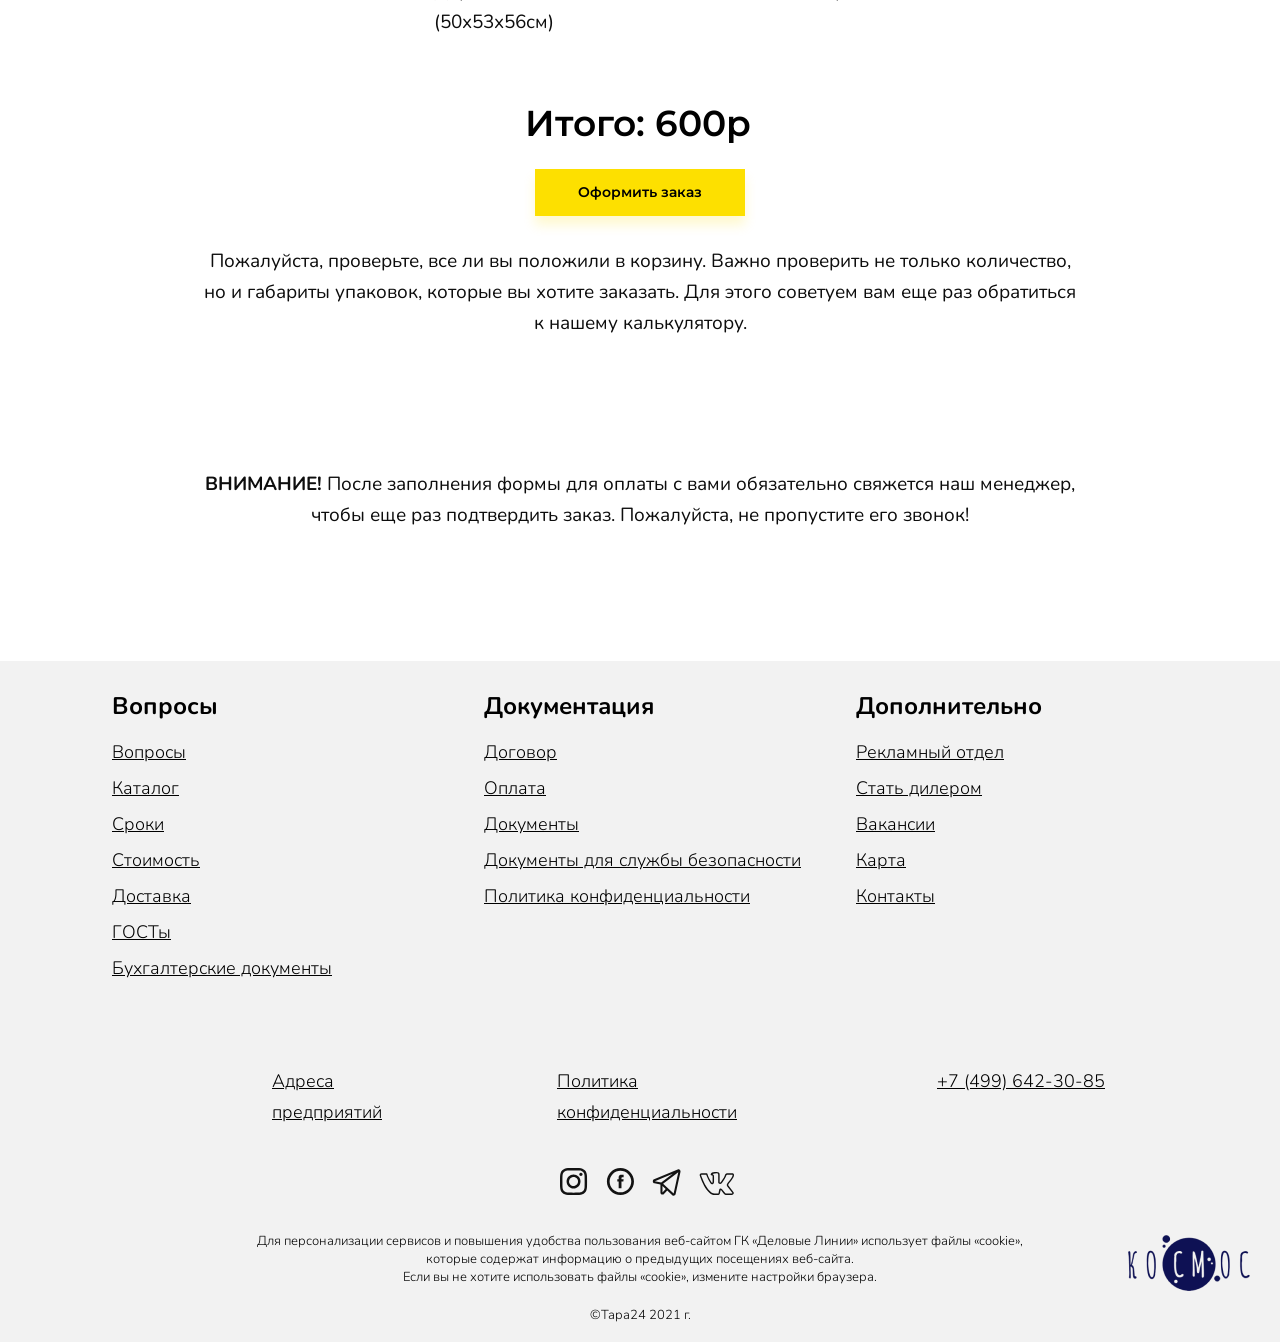
<file: cart.html>
<!DOCTYPE html>
<html lang="en">

<head>
    <meta charset="UTF-8">
    <meta http-equiv="X-UA-Compatible" content="IE=edge">
    <meta name="viewport" content="width=device-width, initial-scale=1.0">
    <title>Tara24 - about</title>
    <link rel="preconnect" href="https://fonts.googleapis.com">
    <link rel="preconnect" href="https://fonts.gstatic.com" crossorigin>
    <link href="https://fonts.googleapis.com/css2?family=Montserrat:wght@400;600&display=swap" rel="stylesheet">
    <link href="https://fonts.googleapis.com/css2?family=Nunito:wght@200;700&display=swap" rel="stylesheet">
    <link rel="stylesheet" href="https://unpkg.com/swiper/swiper-bundle.min.css" />
    <link rel="stylesheet" href="css/bootstrap-grid.min.css">
    <link rel="stylesheet" href="css/style.css">
</head>

<body>
    <div class="modal-bg"></div>

    <section class="mobile">
            <div class="menu-mobile">
                <img src="icons/loop-mobile.svg" alt="" class="loop-mobile">
                <img src="icons/logo.png" alt="logo" class="logo">
                <img src="icons/logo-fixed-button.svg" alt="" class="fixed-button-m fixed-button-active">
                <div class="hamburger">
                    <span></span>
                    <span></span>
                    <span></span>
                </div>
            </div>
            <div class="loop-modal" style="display: none">
                <div class="loop-modal-content">
                    <input type="form">
                    <img src="icons/loop.svg" alt="">
                    <button class="loop-find">Найти</button>
                    <div class="back">Назад</div>
                </div>

            </div>
            <div class="menu-mobile-items" style="display: none">
                <ul>
                    <li class="menu-item"><a href="../../TARA24 - about/src/index.html">О компании</a></li>
                    <li class="menu-item"><a href="../../TARA24 - catalog/src/index.html">Каталог</a></li>
                    <li class="menu-item"><a href="../../TARA24 - case/src/index.html">Кейсы</a></li>
                    <li class="menu-item"><a href="../../TARA24 - documentation/src/index.html">Документация</a></li>
                    <li class="menu-item"><a href="../../TARA-24 - contacts/src/index.html">Контакты</a></li>
                    <li class="menu-item"><a href="../../TARA-24 - review/src/index.html">Отзывы</a></li>
                    <li class="menu-item"><a href="../../TARA24 - diller/src/index.html">Партнёрам</a></li>
                </ul>
                <button class="call-order">Заказать звонок</button>
                <div class="back">Назад</div>
            </div>


    </section>
    <section class="menu">
        <!-- меню -->

        <div class="menu-items">
            <img src="icons/logo.png" alt="logo" class="logo">
            <ul>
                <li class="menu-item"><a href="../../TARA24 - about/src/index.html">О компании</a></li>
                <li class="menu-item"><a href="../../TARA24 - catalog/src/index.html">Каталог</a></li>
                <li class="menu-item"><a href="../../TARA24 - case/src/index.html">Кейсы</a></li>
                <li class="menu-item"><a href="../../TARA24 - documentation/src/index.html">Документация</a></li>
                <li class="menu-item"><a href="../../TARA-24 - contacts/src/index.html">Контакты</a></li>
                <li class="menu-item"><a href="../../TARA-24 - review/src/index.html">Отзывы</a></li>
                <li class="menu-item"><a href="../../TARA24 - diller/src/index.html">Партнёрам</a></li>
            </ul>
            <input type="form" placeholder="ГОСТ 123234512">
            <button class="call-order">Заказать звонок</button>
            <a href="../../TARA24 - cart/src/index.html">
                <img src="icons/cart.png" alt="cart" class="cart-menu">
            </a>
        </div>


    </section>
    <section class="fixed-button">
        <img src="icons/fixed-button.svg" alt="">
    </section>
    <section class="fixed-button-modal">
        <img class="fixed-button-modal-close" src="icons/close.svg" alt="">
        <div class="fixed-button-modal-number">
            <img src="icons/phone.svg" alt="">
           <a href=""> +7 (499)-642-30-85</a>
        </div>
        <div class="fixed-button-modal-email">
            <img src="icons/email.svg" alt="">
           <a href=""> tara24@gmail.com</a>
        </div>
       <a href=""> <div class="fixed-button-modal-button">
        ОТПРАВИТЬ ТЗ <img src="icons/download.svg" alt="">
    </div></a>
    </section>
    <section class="cart">
        <h1>Деревянные ящики</h1>
        <span><h2>Закажите ящики по индивидуальным размерам с отгрузкой через сутки</h2></span>
        <div class="cart-item">
            <div class="check-img">
                <input type="checkbox" class="checkbox" id="product-1" name="checkbox" value="yes">
                <label for="product-1"></label>
                <img class="cart-img" src="img/wood.png" alt="">
            </div>
            <div class="cart-item-text">
                <h3>Указанные размеры:</h3>
                <div class="vertical-size">Вертикальный: 45см</div>
                <div class="horizontal-size">Горизонтальный: 333см</div>
                <div class="number-cart">
                    <img class="minus" src="icons/minus.svg" alt="">
                    1шт
                    <img class="plus" src="icons/plus.svg" alt="">
                </div>
                <div class="price">
                    <div class="price-text">Стоимость: </div>
                    <div class="price-value">500р</div>
                </div>
                <div class="exam">
                    <input type="checkbox" class="checkbox" id="exam-1" name="checkbox" value="yes">
                    <label for="exam-1"></label>
                    <div class="exam-text">Размеры и наименования верны, мною проверены</div>
                </div>
            </div>
        </div>
        <div class="cart-item">
            <div class="check-img">
                <input type="checkbox" class="checkbox" id="product-2" name="checkbox" value="yes">
                <label for="product-2"></label>
                <img class="cart-img" src="img/wood.png" alt="">
            </div>
            <div class="cart-item-text">
                <h3>Указанные размеры:</h3>
                <div class="vertical-size">Вертикальный: 45см</div>
                <div class="horizontal-size">Горизонтальный: 333см</div>
                <div class="number-cart">
                    <img class="minus" src="icons/minus.svg" alt="">
                    1шт
                    <img class="plus" src="icons/plus.svg" alt="">
                </div>
                <div class="price">
                    <div class="price-text">Стоимость: </div>
                    <div class="price-value">500р</div>
                </div>
                <div class="exam">
                    <input type="checkbox" class="checkbox" id="exam-2" name="checkbox" value="yes">
                    <label for="exam-2"></label>
                    <div class="exam-text">Размеры и наименования верны, мною проверены</div>
                </div>
            </div>
        </div>

        <div class="final-price">
            <h2>Итоговая стоимость</h2>
            <div class="final-price-cart">
                <h3>Ваш заказ:</h3>
                <div class="final-price-cart-item">
                    <div class="final-price-cart-item-name">Деревянные ящики (50х53х56см)
                    </div>
                    <div class="final-price-cart-item-price">600р</div>
                </div>
                <div class="final-price-cart-item">
                    <div class="final-price-cart-item-name">Деревянные ящики (50х53х56см)
                    </div>
                    <div class="final-price-cart-item-price">600р</div>
                </div>
                <div class="final-price-cart-item">
                    <div class="final-price-cart-item-name">Деревянные ящики (50х53х56см)
                    </div>
                    <div class="final-price-cart-item-price">600р</div>
                </div>
            </div>
            <div class="final-price-value">
                <div class="final-price-value-text">Итого:</div>
                <div class="final-price-value-number">600р</div>
            </div>
            <button>Оформить заказ</button>
            <p>Пожалуйста, проверьте, все ли вы положили в корзину. Важно проверить не только количество, но и габариты упаковок, которые вы хотите заказать. Для этого советуем вам еще раз обратиться к нашему калькулятору.</p>
            <p><span> ВНИМАНИЕ! </span> После заполнения формы для оплаты с вами обязательно свяжется наш менеджер, чтобы еще раз подтвердить заказ. Пожалуйста, не пропустите его звонок!</p>
        </div>

    </section>
    
    <footer>
        <div class="container">

                <div class="footer-list-1">
                    <div class="row">
                        <div class="footer-titles">
                            <div class="footer-questions">
                                <div class="footer-title-1 footer-title-active">
                                    Вопросы
                                </div>
    
                            </div>
                            <div class="footer-documentation">
                                <div class="footer-title-2">
                                    Документация
                                </div>
    
                            </div>
                            <div class="footer-additionally">
                                <div class="footer-title-3">
                                    Дополнительно
                                </div>
    
                            </div>
                        </div>
 
                        <div class="footer-subtitles">
                            <ul class="ul-1">
                                <li><a href="#">Вопросы</a></li>
                                <li><a href="#">Каталог</a></li>
                                <li><a href="#">Сроки</a></li>
                                <li><a href="#">Стоимость</a></li>
                                <li><a href="#">Доставка</a></li>
                                <li><a href="#">ГОСТы</a></li>
                                <li><a href="#">Бухгалтерские документы</a></li>
                            </ul>
                            <ul class="ul-2">
                                <li><a href="#">Договор</a></li>
                                <li><a href="#">Оплата</a></li>
                                <li><a href="#">Документы</a></li>
                                <li><a href="#">Документы для службы безопасности</a></li>
                                <li><a href="#">Политика конфиденциальности</a></li>
                            </ul>
                            <ul class="ul-3">
                                <li><a href="#">Рекламный отдел</a></li>
                                <li><a href="#">Стать дилером</a></li>
                                <li><a href="#">Вакансии</a></li>
                                <li><a href="#">Карта</a></li>
                                <li><a href="#">Контакты</a></li>
                            </ul>
                        </div>

                    </div>

                </div>
                <div class="footer-list-line"></div>
                <div class="footer-list-2">
                    <ul>
                        <div class="row">
                            <li class="offset-lg-2 col-lg-2"><a href="">Адреса предприятий</a> </li>
                            <li class="col-lg-3 offset-lg-1"><a href="">Политика конфиденциальности</a> </li>
                            <li class="col-lg-3 offset-lg-1"><a href="">+7 (499) 642-30-85</a> </li>
                        </div>
                    </ul>

                </div>
                <div class="footer-social">
                    <div class="footer-social-icons">
                        <a href="">
                            <img src="icons/insta.svg" alt="insta">
                        </a>
                        <a href="">
                            <img src="icons/facebook.svg" alt="facebook">
                        </a>
                        <a href="">
                            <img src="icons/telegram.svg" alt="telegram">
                        </a>
                        <a href="">
                            <img src="icons/vk.svg" alt="vk">
                        </a>
                    </div>
                </div>
                <div class="footer-descr">
                    <p>Для персонализации сервисов и повышения удобства пользования веб-сайтом ГК «Деловые Линии»
                        использует файлы «cookie», <br> которые содержат информацию о предыдущих посещениях веб-сайта.
                        <br>
                        Если вы не хотите использовать файлы «cookie», измените настройки браузера.</p>
                    <p class="footer-year">©Тара24 2021 г.</p>
                </div>


        </div>
    </footer>
    <section class="footer-space">
        <img src="icons/space.png" alt="KOCMOC" class="footer-space-logo">
        <p>Разработано</p>
    </section>
    <section class="modal-send">
        <div class="close">
            <img src="icons/close.svg" alt="">
        </div>
        <h2>Отправить заявку</h2>
        <input type="form" placeholder="Ваш адрес">
        <input type="form" placeholder="Ваше имя">
        <input type="form" placeholder="Телефон">
        <input type="form" placeholder="E-mail">
        <textarea name="" id="" placeholder="Комментарий"></textarea>
        <p>Заполняя форму вы соглашаетесь <br> <a href="#">с политикой конфиденциальности</a> компании</p>
        <button>Отправить</button>
    </section>
    <script src="js/script.js"></script>
    <script src="https://unpkg.com/swiper/swiper-bundle.min.js"></script>

</body>

</html>
</file>
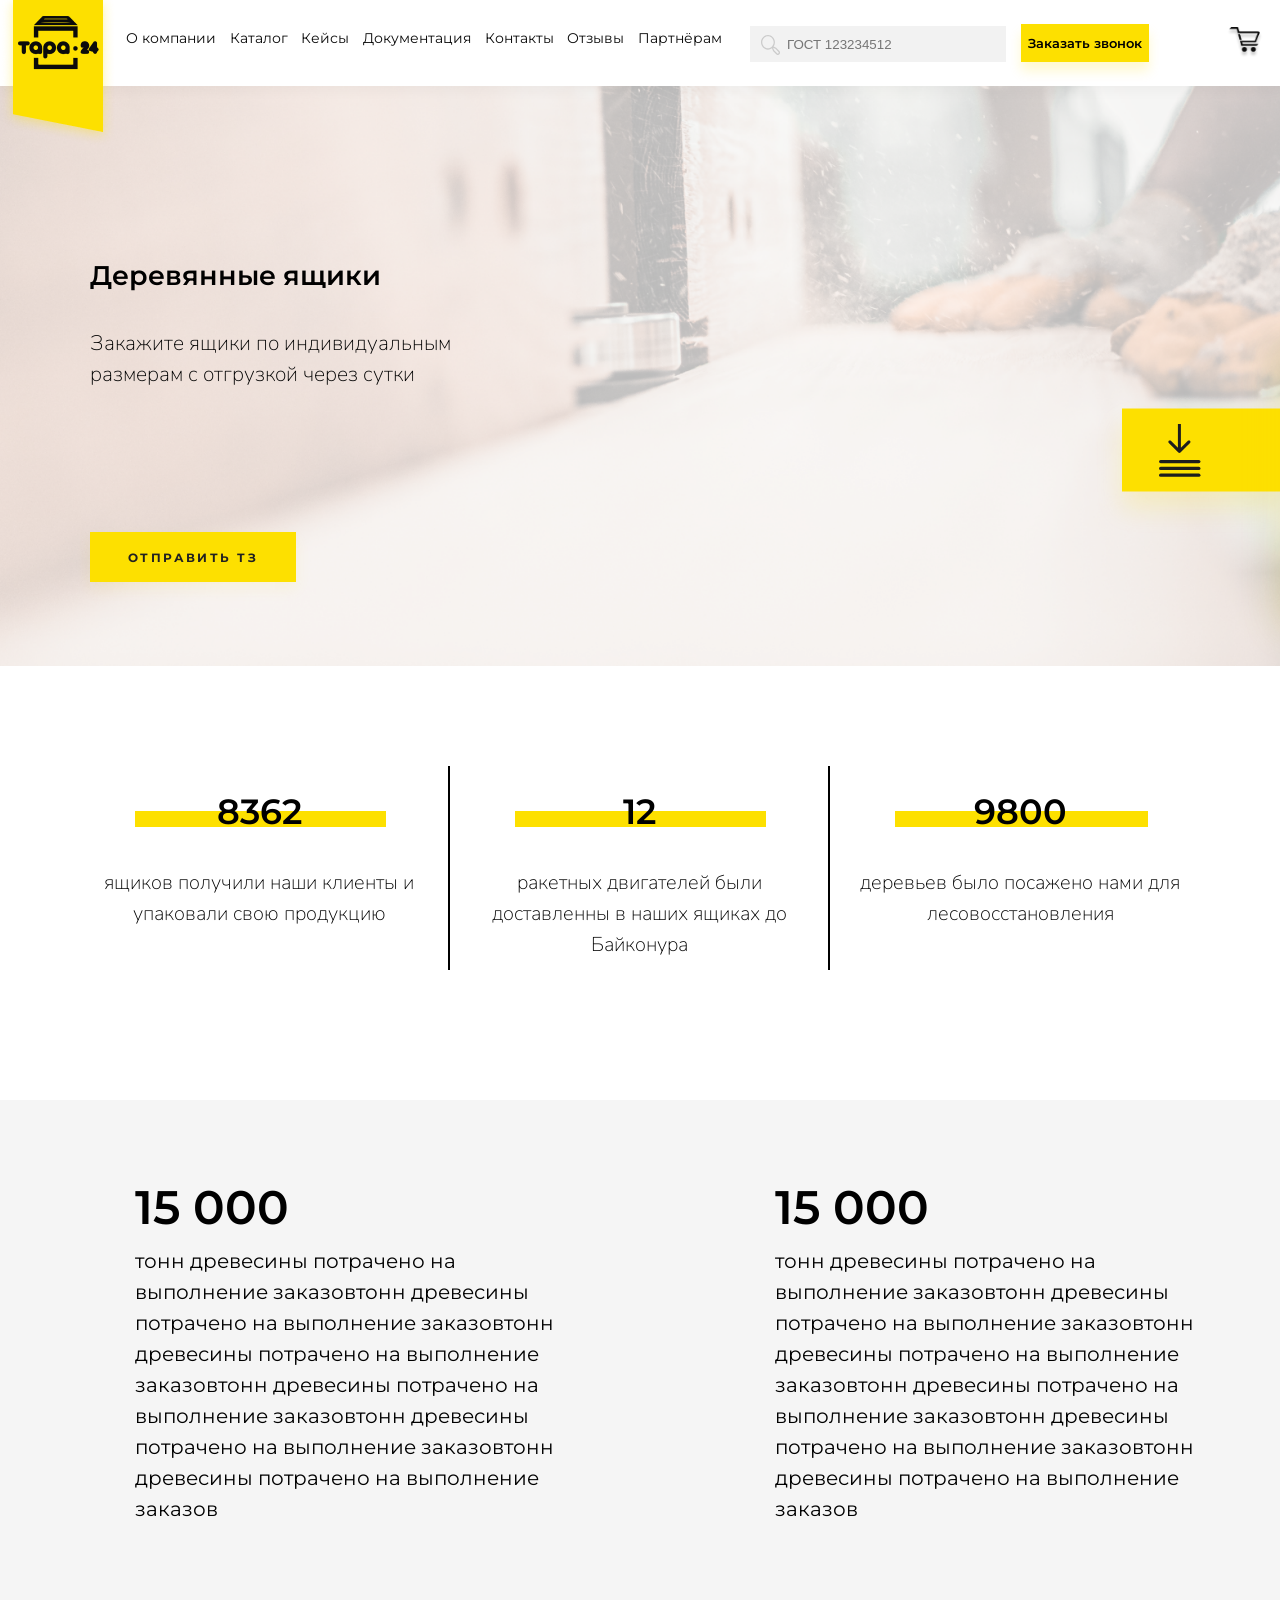
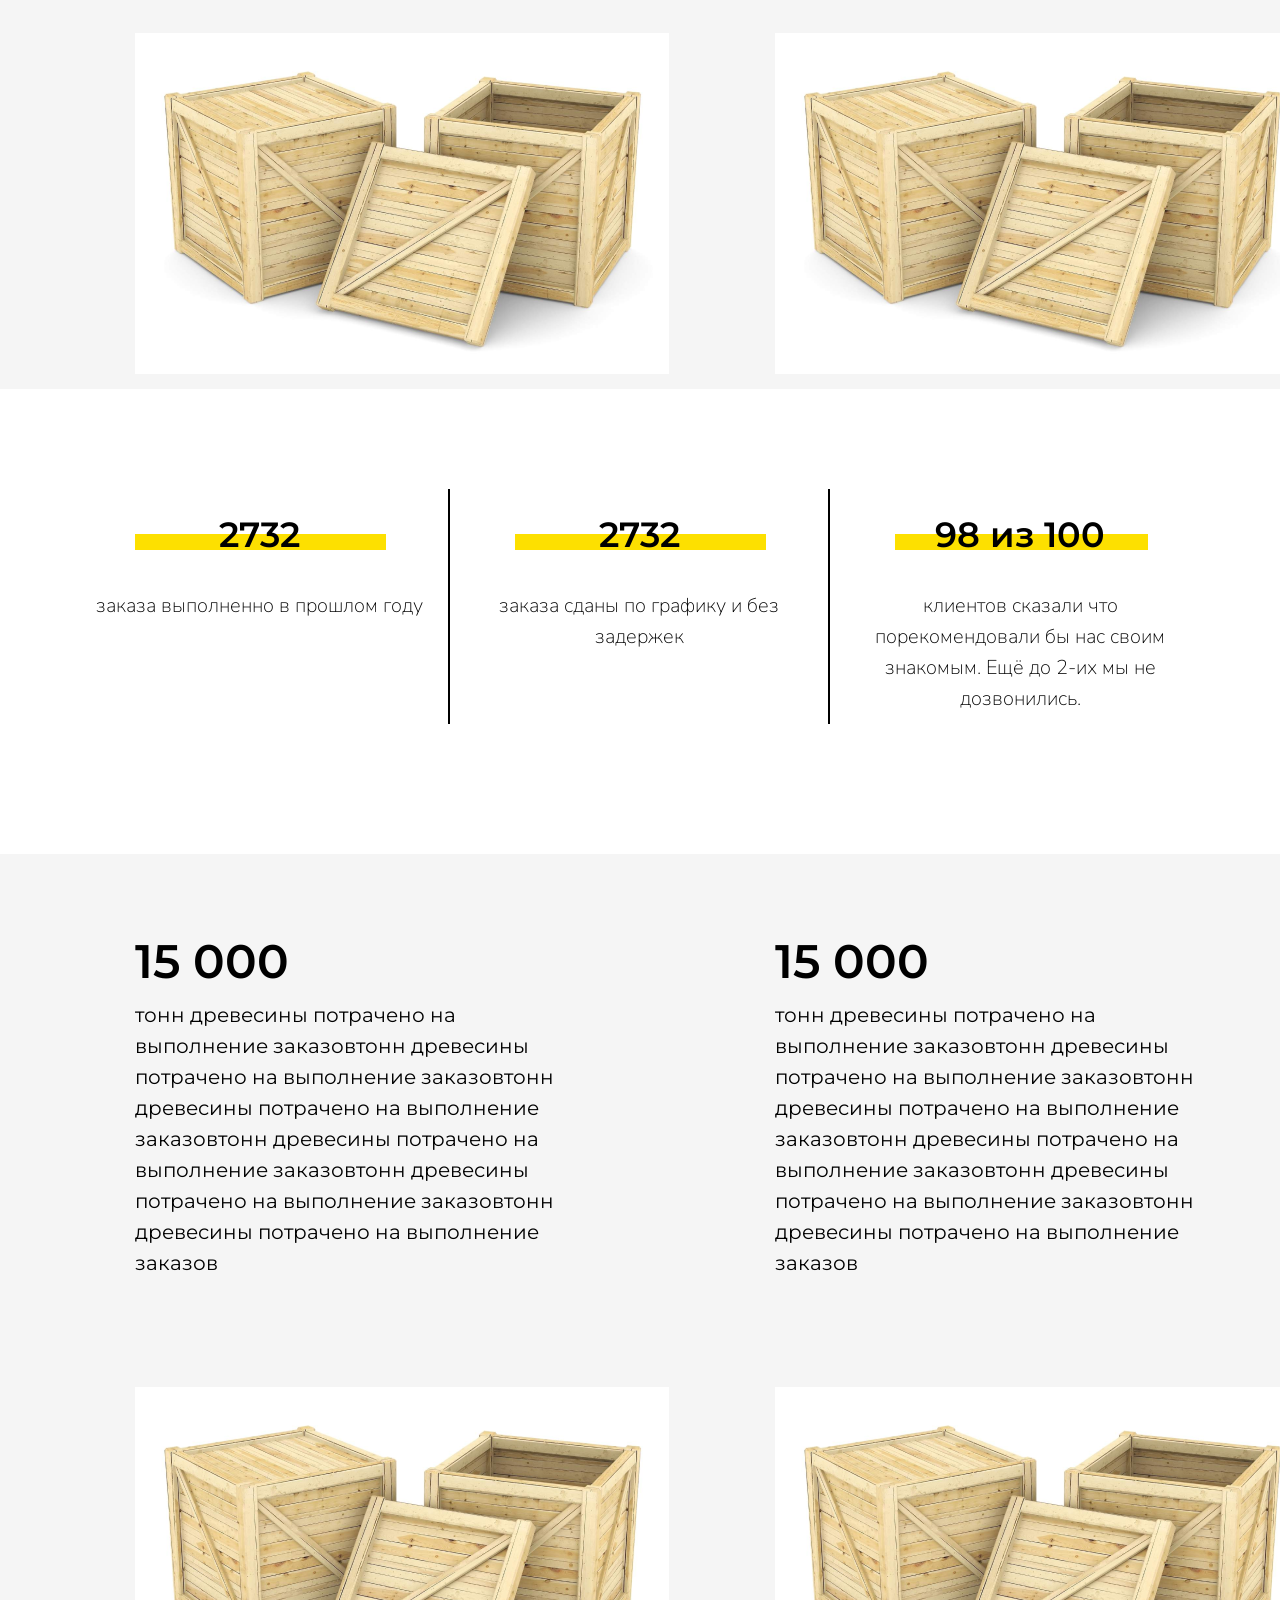
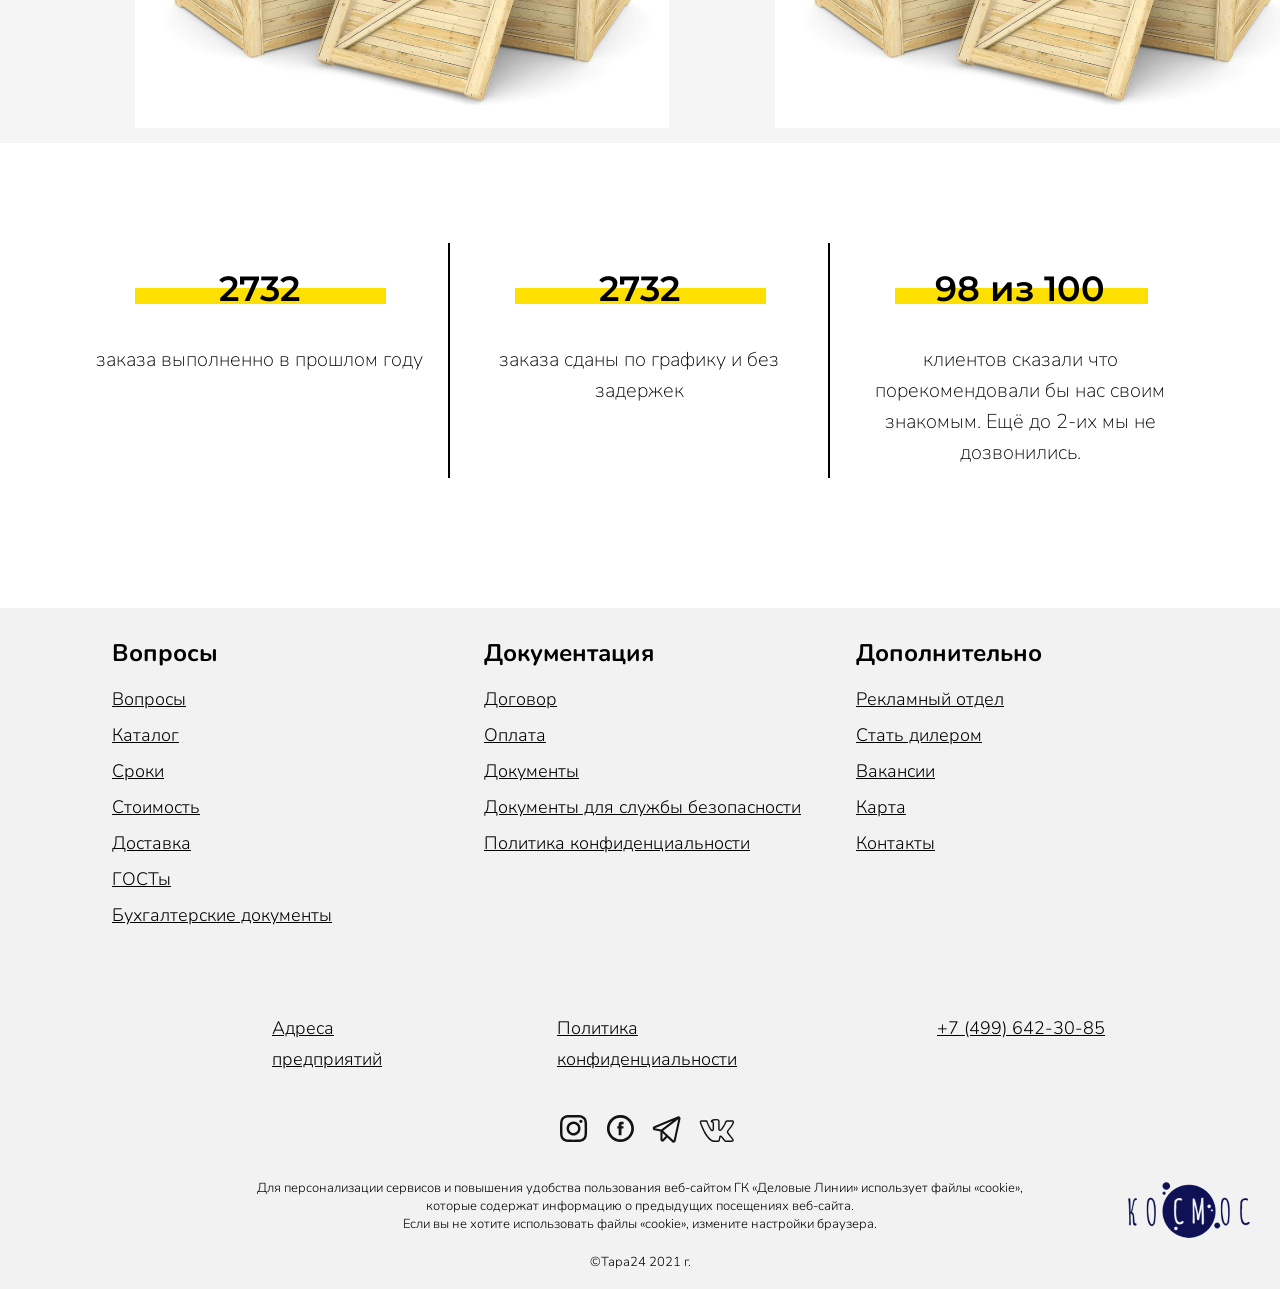
<file: case.html>
<!DOCTYPE html>
<html lang="en">

<head>
    <meta charset="UTF-8">
    <meta http-equiv="X-UA-Compatible" content="IE=edge">
    <meta name="viewport" content="width=device-width, initial-scale=1.0">
    <title>Tara24 - case</title>
    <link rel="preconnect" href="https://fonts.googleapis.com">
    <link rel="preconnect" href="https://fonts.gstatic.com" crossorigin>
    <link href="https://fonts.googleapis.com/css2?family=Montserrat:wght@400;600&display=swap" rel="stylesheet">
    <link href="https://fonts.googleapis.com/css2?family=Nunito:wght@200;700&display=swap" rel="stylesheet">
    <link rel="stylesheet" href="css/bootstrap-grid.min.css">
    <link rel="stylesheet" href="css/style.css">
</head>

<body>
    <div class="modal-bg"></div>

    <section class="mobile">
            <div class="menu-mobile">
                <img src="icons/loop-mobile.svg" alt="" class="loop-mobile">
                <img src="icons/logo.png" alt="logo" class="logo">
                <img src="icons/logo-fixed-button.svg" alt="" class="fixed-button-m fixed-button-active">
                <div class="hamburger">
                    <span></span>
                    <span></span>
                    <span></span>
                </div>
            </div>
            <div class="loop-modal" style="display: none">
                <div class="loop-modal-content">
                    <input type="form">
                    <img src="icons/loop.svg" alt="">
                    <button class="call-order">Заказать звонок</button>
                    <div class="back">Назад</div>
                </div>

            </div>
            <div class="menu-mobile-items" style="display: none">
                <ul>
                    <li class="menu-item"><a href="../../TARA24 - about/src/index.html">О компании</a></li>
                    <li class="menu-item"><a href="../../TARA24 - catalog/src/index.html">Каталог</a></li>
                    <li class="menu-item"><a href="../../TARA24 - case/src/index.html">Кейсы</a></li>
                    <li class="menu-item"><a href="../../TARA24 - documentation/src/index.html">Документация</a></li>
                    <li class="menu-item"><a href="../../TARA-24 - contacts/src/index.html">Контакты</a></li>
                    <li class="menu-item"><a href="../../TARA-24 - review/src/index.html">Отзывы</a></li>
                    <li class="menu-item"><a href="../../TARA24 - diller/src/index.html">Партнёрам</a></li>
                </ul>
                <button class="call-order">Заказать звонок</button>
                <div class="back">Назад</div>
            </div>


    </section>
    <section class="menu">
        <!-- меню -->

        <div class="menu-items">
            <img src="icons/logo.png" alt="logo" class="logo">
            <ul>
                <li class="menu-item"><a href="../../TARA24 - about/src/index.html">О компании</a></li>
                <li class="menu-item"><a href="../../TARA24 - catalog/src/index.html">Каталог</a></li>
                <li class="menu-item"><a href="../../TARA24 - case/src/index.html">Кейсы</a></li>
                <li class="menu-item"><a href="../../TARA24 - documentation/src/index.html">Документация</a></li>
                <li class="menu-item"><a href="../../TARA-24 - contacts/src/index.html">Контакты</a></li>
                <li class="menu-item"><a href="../../TARA-24 - review/src/index.html">Отзывы</a></li>
                <li class="menu-item"><a href="../../TARA24 - diller/src/index.html">Партнёрам</a></li>
            </ul>
            <input type="form" placeholder="ГОСТ 123234512">
            <button class="call-order">Заказать звонок</button>
            <a href="../../TARA24 - cart/src/index.html">
                <img src="icons/cart.png" alt="cart" class="cart-menu">
            </a>
        </div>


    </section>
    <section class="fixed-button">
        <img src="icons/fixed-button.svg" alt="">
    </section>
    <section class="fixed-button-modal">
        <img class="fixed-button-modal-close" src="icons/close.svg" alt="">
        <div class="fixed-button-modal-number">
            <img src="icons/phone.svg" alt="">
           <a href=""> +7 (499)-642-30-85</a>
        </div>
        <div class="fixed-button-modal-email">
            <img src="icons/email.svg" alt="">
           <a href=""> tara24@gmail.com</a>
        </div>
       <a href=""> <div class="fixed-button-modal-button">
        ОТПРАВИТЬ ТЗ <img src="icons/download.svg" alt="">
    </div></a>
    </section>
    <header class="header-case">
        <!-- отправить ТЗ -->
        <div class="header-text">
            <h1>Деревянные ящики</h1>
            <p>Закажите ящики по индивидуальным размерам с отгрузкой через сутки</p>
            <button class="send">Отправить ТЗ</button>

        </div>

        <button class="send-mobile">Заказать звонок</button>


    </header>


    <section class="number">
        <div class="container">
            <div class="row">
                <div class="number-card col-lg-4">
                    <h2>8362
                        <div class="yellow"></div>
                    </h2>
                    <div class="number-text">ящиков получили наши клиенты и упаковали свою продукцию</div>
                </div>
                <div class="number-card col-lg-4">
                    <h2>12
                        <div class="yellow"></div>
                    </h2>
                    <div class="number-text">ракетных двигателей были доставленны в наших ящиках до Байконура</div>

                </div>
                <div class="number-card col-lg-4">
                    <h2>9800
                        <div class="yellow"></div>
                    </h2>
                    <div class="number-text">деревьев было посажено нами для лесовосстановления</div>
                </div>
            </div>

        </div>

    </section>

    <section class="cases">
       
            <div class="case">
                <h2>15 000</h2>
                <p>тонн древесины потрачено на выполнение заказовтонн древесины потрачено на выполнение заказовтонн древесины потрачено на выполнение заказовтонн древесины потрачено на выполнение заказовтонн древесины потрачено на выполнение заказовтонн древесины потрачено на выполнение заказов</p>
                <img src="img/wood.png" alt="">
            </div>
            <div class="case">
                <h2>15 000</h2>
                <p>тонн древесины потрачено на выполнение заказовтонн древесины потрачено на выполнение заказовтонн древесины потрачено на выполнение заказовтонн древесины потрачено на выполнение заказовтонн древесины потрачено на выполнение заказовтонн древесины потрачено на выполнение заказов</p>
                <img src="img/wood.png" alt="">
            </div>
        
    </section>

    <section class="number">
        <div class="container">
            <div class="row">
                <div class="number-card col-lg-4">
                    <h2>2732
                        <div class="yellow"></div>
                    </h2>
                    <div class="number-text">заказа выполненно в прошлом году</div>
                </div>
                <div class="number-card col-lg-4">
                    <h2>2732
                        <div class="yellow"></div>
                    </h2>
                    <div class="number-text">заказа сданы по графику и без задержек</div>

                </div>
                <div class="number-card col-lg-4">
                    <h2>98 из 100
                        <div class="yellow"></div>
                    </h2>
                    <div class="number-text">клиентов сказали что порекомендовали бы нас своим знакомым. Ещё до 2-их мы
                        не дозвонились.</div>
                </div>
            </div>

        </div>

    </section>

    <section class="cases">

            <div class="case">
                <h2>15 000</h2>
                <p>тонн древесины потрачено на выполнение заказовтонн древесины потрачено на выполнение заказовтонн древесины потрачено на выполнение заказовтонн древесины потрачено на выполнение заказовтонн древесины потрачено на выполнение заказовтонн древесины потрачено на выполнение заказов</p>
                <img src="img/wood.png" alt="">
            </div>
            <div class="case">
                <h2>15 000</h2>
                <p>тонн древесины потрачено на выполнение заказовтонн древесины потрачено на выполнение заказовтонн древесины потрачено на выполнение заказовтонн древесины потрачено на выполнение заказовтонн древесины потрачено на выполнение заказовтонн древесины потрачено на выполнение заказов</p>
                <img src="img/wood.png" alt="">
            </div>

    </section>

    <section class="number">
        <div class="container">
            <div class="row">
                <div class="number-card col-lg-4">
                    <h2>2732
                        <div class="yellow"></div>
                    </h2>
                    <div class="number-text">заказа выполненно в прошлом году</div>
                </div>
                <div class="number-card col-lg-4">
                    <h2>2732
                        <div class="yellow"></div>
                    </h2>
                    <div class="number-text">заказа сданы по графику и без задержек</div>

                </div>
                <div class="number-card col-lg-4">
                    <h2>98 из 100
                        <div class="yellow"></div>
                    </h2>
                    <div class="number-text">клиентов сказали что порекомендовали бы нас своим знакомым. Ещё до 2-их мы
                        не дозвонились.</div>
                </div>
            </div>

        </div>

    </section>

    <footer>
        <div class="container">

                <div class="footer-list-1">
                    <div class="row">
                        <div class="footer-titles">
                            <div class="footer-questions">
                                <div class="footer-title-1 footer-title-active">
                                    Вопросы
                                </div>
    
                            </div>
                            <div class="footer-documentation">
                                <div class="footer-title-2">
                                    Документация
                                </div>
    
                            </div>
                            <div class="footer-additionally">
                                <div class="footer-title-3">
                                    Дополнительно
                                </div>
    
                            </div>
                        </div>
 
                        <div class="footer-subtitles">
                            <ul class="ul-1">
                                <li><a href="#">Вопросы</a></li>
                                <li><a href="#">Каталог</a></li>
                                <li><a href="#">Сроки</a></li>
                                <li><a href="#">Стоимость</a></li>
                                <li><a href="#">Доставка</a></li>
                                <li><a href="#">ГОСТы</a></li>
                                <li><a href="#">Бухгалтерские документы</a></li>
                            </ul>
                            <ul class="ul-2">
                                <li><a href="#">Договор</a></li>
                                <li><a href="#">Оплата</a></li>
                                <li><a href="#">Документы</a></li>
                                <li><a href="#">Документы для службы безопасности</a></li>
                                <li><a href="#">Политика конфиденциальности</a></li>
                            </ul>
                            <ul class="ul-3">
                                <li><a href="#">Рекламный отдел</a></li>
                                <li><a href="#">Стать дилером</a></li>
                                <li><a href="#">Вакансии</a></li>
                                <li><a href="#">Карта</a></li>
                                <li><a href="#">Контакты</a></li>
                            </ul>
                        </div>

                    </div>

                </div>
                <div class="footer-list-line"></div>
                <div class="footer-list-2">
                    <ul>
                        <div class="row">
                            <li class="offset-lg-2 col-lg-2"><a href="">Адреса предприятий</a> </li>
                            <li class="col-lg-3 offset-lg-1"><a href="">Политика конфиденциальности</a> </li>
                            <li class="col-lg-3 offset-lg-1"><a href="">+7 (499) 642-30-85</a> </li>
                        </div>
                    </ul>

                </div>
                <div class="footer-social">
                    <div class="footer-social-icons">
                        <a href="">
                            <img src="icons/insta.svg" alt="insta">
                        </a>
                        <a href="">
                            <img src="icons/facebook.svg" alt="facebook">
                        </a>
                        <a href="">
                            <img src="icons/telegram.svg" alt="telegram">
                        </a>
                        <a href="">
                            <img src="icons/vk.svg" alt="vk">
                        </a>
                    </div>
                </div>
                <div class="footer-descr">
                    <p>Для персонализации сервисов и повышения удобства пользования веб-сайтом ГК «Деловые Линии»
                        использует файлы «cookie», <br> которые содержат информацию о предыдущих посещениях веб-сайта.
                        <br>
                        Если вы не хотите использовать файлы «cookie», измените настройки браузера.</p>
                    <p class="footer-year">©Тара24 2021 г.</p>
                </div>


        </div>
    </footer>
    <section class="footer-space">
        <img src="icons/space.png" alt="KOCMOC" class="footer-space-logo">
        <p>Разработано</p>
    </section>
    <section class="modal-send">
        <div class="close">
            <img src="icons/close.svg" alt="">
        </div>
        <h2>Отправить заявку</h2>
        <input type="form" placeholder="Ваш адрес">
        <input type="form" placeholder="Ваше имя">
        <input type="form" placeholder="Телефон">
        <input type="form" placeholder="E-mail">
        <textarea name="" id="" placeholder="Комментарий"></textarea>
        <p>Заполняя форму вы соглашаетесь <br> <a href="#">с политикой конфиденциальности</a> компании</p>
        <button>Отправить</button>
    </section>
    <script src="js/script.js"></script>
    <script src="https://unpkg.com/swiper/swiper-bundle.min.js"></script>


</body>

</html>
</file>
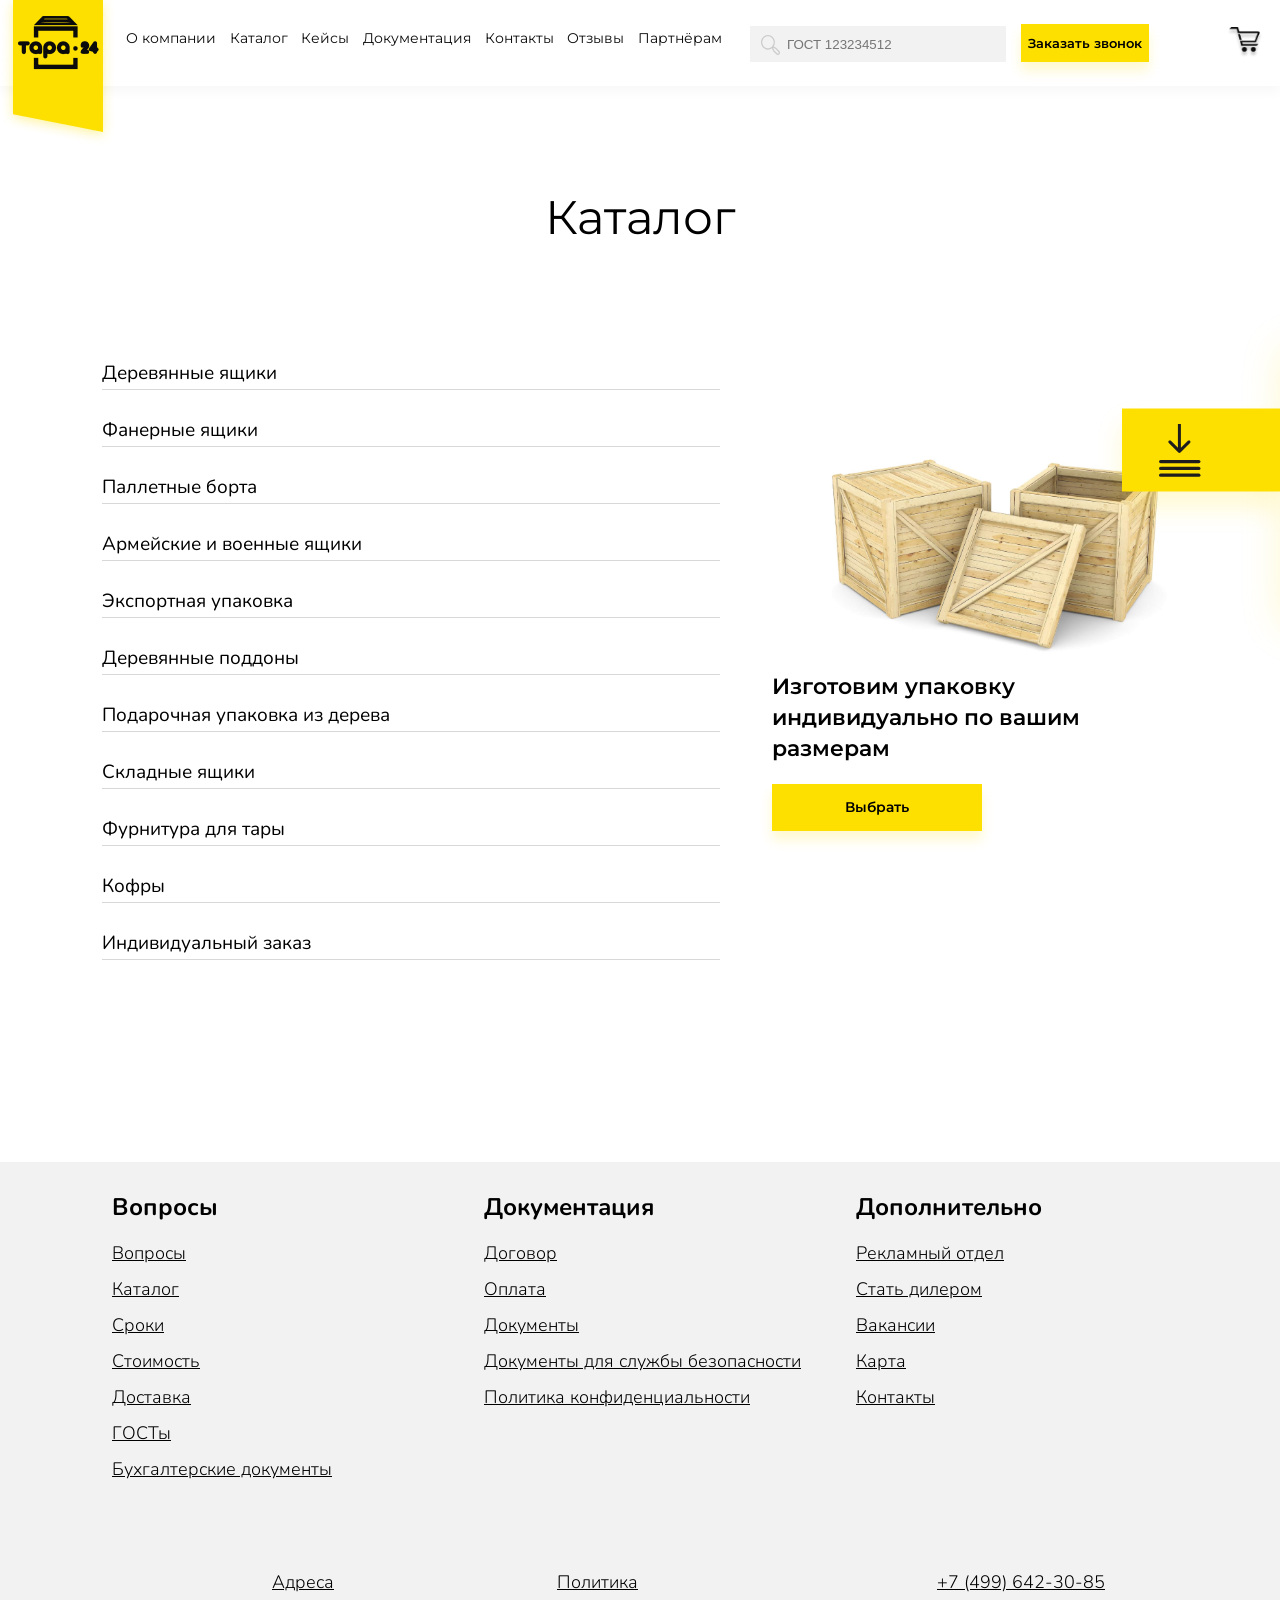
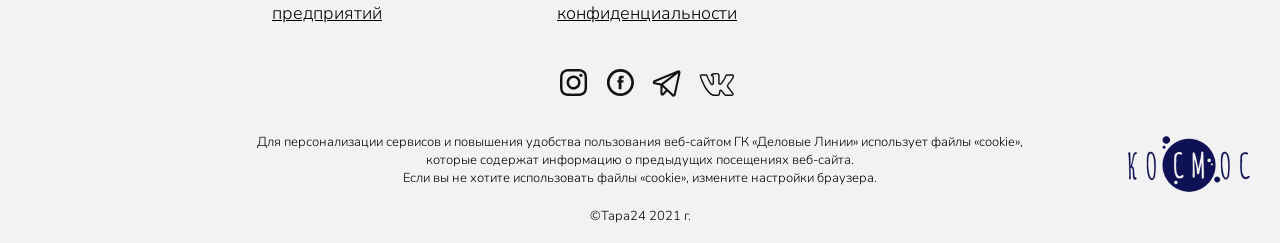
<file: catalog.html>
<!DOCTYPE html>
<html lang="en">

<head>
    <meta charset="UTF-8">
    <meta http-equiv="X-UA-Compatible" content="IE=edge">
    <meta name="viewport" content="width=device-width, initial-scale=1.0">
    <title>Tara24 - catalog</title>
    <link rel="preconnect" href="https://fonts.googleapis.com">
    <link rel="preconnect" href="https://fonts.gstatic.com" crossorigin>
    <link href="https://fonts.googleapis.com/css2?family=Montserrat:wght@400;600&display=swap" rel="stylesheet">
    <link href="https://fonts.googleapis.com/css2?family=Nunito:wght@200;700&display=swap" rel="stylesheet">
    <link rel="stylesheet" href="https://unpkg.com/swiper/swiper-bundle.min.css" />
    <link rel="stylesheet" href="css/bootstrap-grid.min.css">
    <link rel="stylesheet" href="css/style.css">
</head>

<body>
    <div class="modal-bg"></div>

    <section class="mobile">
            <div class="menu-mobile">
                <img src="icons/loop-mobile.svg" alt="" class="loop-mobile">
                <img src="icons/logo.png" alt="logo" class="logo">
                <img src="icons/logo-fixed-button.svg" alt="" class="fixed-button-m fixed-button-active">
                <div class="hamburger">
                    <span></span>
                    <span></span>
                    <span></span>
                </div>
            </div>
            <div class="loop-modal" style="display: none">
                <div class="loop-modal-content">
                    <input type="form">
                    <img src="icons/loop.svg" alt="">
                    <button class="loop-find">Найти</button>
                    <div class="back">Назад</div>
                </div>

            </div>
            <div class="menu-mobile-items" style="display: none">
                <ul>
                    <li class="menu-item"><a href="../../TARA24 - about/src/index.html">О компании</a></li>
                    <li class="menu-item"><a href="../../TARA24 - catalog/src/index.html">Каталог</a></li>
                    <li class="menu-item"><a href="../../TARA24 - case/src/index.html">Кейсы</a></li>
                    <li class="menu-item"><a href="../../TARA24 - documentation/src/index.html">Документация</a></li>
                    <li class="menu-item"><a href="../../TARA-24 - contacts/src/index.html">Контакты</a></li>
                    <li class="menu-item"><a href="../../TARA-24 - review/src/index.html">Отзывы</a></li>
                    <li class="menu-item"><a href="../../TARA24 - diller/src/index.html">Партнёрам</a></li>
                </ul><button class="call-order">Заказать звонок</button>
                <div class="back">Назад</div>
            </div>


    </section>
    <section class="menu">
        <!-- меню -->

        <div class="menu-items">
            <img src="icons/logo.png" alt="logo" class="logo">
            <ul>
                <li class="menu-item"><a href="../../TARA24 - about/src/index.html">О компании</a></li>
                <li class="menu-item"><a href="../../TARA24 - catalog/src/index.html">Каталог</a></li>
                <li class="menu-item"><a href="../../TARA24 - case/src/index.html">Кейсы</a></li>
                <li class="menu-item"><a href="../../TARA24 - documentation/src/index.html">Документация</a></li>
                <li class="menu-item"><a href="../../TARA-24 - contacts/src/index.html">Контакты</a></li>
                <li class="menu-item"><a href="../../TARA-24 - review/src/index.html">Отзывы</a></li>
                <li class="menu-item"><a href="../../TARA24 - diller/src/index.html">Партнёрам</a></li>
            </ul>
            <input type="form" placeholder="ГОСТ 123234512">
            <button class="call-order">Заказать звонок</button>
            <a href="../../TARA24 - cart/src/index.html">
                <img src="icons/cart.png" alt="cart" class="cart-menu">
            </a>
        </div>


    </section>
    <section class="fixed-button">
        <img src="icons/fixed-button.svg" alt="">
    </section>
    <section class="fixed-button-modal">
        <img class="fixed-button-modal-close" src="icons/close.svg" alt="">
        <div class="fixed-button-modal-number">
            <img src="icons/phone.svg" alt="">
           <a href=""> +7 (499)-642-30-85</a>
        </div>
        <div class="fixed-button-modal-email">
            <img src="icons/email.svg" alt="">
           <a href=""> tara24@gmail.com</a>
        </div>
       <a href=""> <div class="fixed-button-modal-button">
        ОТПРАВИТЬ ТЗ <img src="icons/download.svg" alt="">
    </div></a>
    </section>
    <section class="catalog">
        <div class="container">
            <h1>Каталог</h1>
            <div class="row">
                <div class="catalog-items col-lg-7">
                    <div class="row">
                            <ul>
                                <div class="catalog-title-block">
                                    <li class="catalog-title">Деревянные ящики<img class="catalog-arrow-pc" src="icons/arrow-title.svg" alt="">
                                    <img src="icons/arrow-catalog-mobile.svg" alt="" class="catalog-arrow-mobile">
                                    
                                    </li>
                                    <ul class="catalog-subtitles">
                                        <li>Подарочная упаковка из дерева</li>
                                        <li>Складные ящики</li>
                                        <li>Фурнитура для тары</li>
                                    </ul>
                                </div>
                                <div class="catalog-title-block">
                                    <li class="catalog-title">Фанерные ящики <img class="catalog-arrow-pc" src="icons/arrow-title.svg" alt="">
                                        <img src="icons/arrow-catalog-mobile.svg" alt="" class="catalog-arrow-mobile">
                                    
                                    </li>
                                    <ul class="catalog-subtitles">
                                        <li>Подарочная упаковка из дерева</li>
                                        <li>Складные ящики</li>
                                        <li>Фурнитура для тары</li>
                                    </ul>
                                </div>
                                <div class="catalog-title-block">
                                    <li class="catalog-title">Паллетные борта<img class="catalog-arrow-pc" src="icons/arrow-title.svg" alt="">
                                        <img src="icons/arrow-catalog-mobile.svg" alt="" class="catalog-arrow-mobile">
                                    
                                    </li>
                                    <ul class="catalog-subtitles">
                                        <li>Подарочная упаковка из дерева</li>
                                        <li>Складные ящики</li>
                                        <li>Фурнитура для тары</li>
                                    </ul>
                                </div>
                                <div class="catalog-title-block">
                                    <li class="catalog-title">Армейские и военные ящики <img class="catalog-arrow-pc" src="icons/arrow-title.svg" alt="">
                                        <img src="icons/arrow-catalog-mobile.svg" alt="" class="catalog-arrow-mobile">
                                    </li>
                                    <ul class="catalog-subtitles">
                                        <li>Подарочная упаковка из дерева</li>
                                        <li>Складные ящики</li>
                                        <li>Фурнитура для тары</li>
                                    </ul>
                                </div>
                                <div class="catalog-title-block">
                                    <li class="catalog-title">Экспортная упаковка <img class="catalog-arrow-pc" src="icons/arrow-title.svg" alt="">
                                        <img src="icons/arrow-catalog-mobile.svg" alt="" class="catalog-arrow-mobile">
                                    </li>
                                    <ul class="catalog-subtitles">
                                        <li>Подарочная упаковка из дерева</li>
                                        <li>Складные ящики</li>
                                        <li>Фурнитура для тары</li>
                                    </ul>
                                </div>
                                <div class="catalog-title-block">
                                    <li class="catalog-title">Деревянные поддоны <img class="catalog-arrow-pc" src="icons/arrow-title.svg" alt="">
                                        <img src="icons/arrow-catalog-mobile.svg" alt="" class="catalog-arrow-mobile">
                                    </li>
                                    <ul class="catalog-subtitles">
                                        <li>Подарочная упаковка из дерева</li>
                                        <li>Складные ящики</li>
                                        <li>Фурнитура для тары</li>
                                    </ul>
                                </div>
                                <div class="catalog-title-block">
                                    <li class="catalog-title">Подарочная упаковка из дерева <img class="catalog-arrow-pc" src="icons/arrow-title.svg" alt="">
                                        <img src="icons/arrow-catalog-mobile.svg" alt="" class="catalog-arrow-mobile">
                                    </li>
                                    <ul class="catalog-subtitles">
                                        <li>Подарочная упаковка из дерева</li>
                                        <li>Складные ящики</li>
                                        <li>Фурнитура для тары</li>
                                    </ul>
                                </div>
                                <div class="catalog-title-block">
                                    <li class="catalog-title">Складные ящики <img class="catalog-arrow-pc" src="icons/arrow-title.svg" alt="">
                                        <img src="icons/arrow-catalog-mobile.svg" alt="" class="catalog-arrow-mobile">
                                    
                                    
                                    </li>
                                    <ul class="catalog-subtitles">
                                        <li>Подарочная упаковка из дерева</li>
                                        <li>Складные ящики</li>
                                        <li>Фурнитура для тары</li>
                                    </ul>
                                </div>
                                <div class="catalog-title-block">
                                    <li class="catalog-title">Фурнитура для тары <img class="catalog-arrow-pc" src="icons/arrow-title.svg" alt="">
                                        <img src="icons/arrow-catalog-mobile.svg" alt="" class="catalog-arrow-mobile">
                                    
                                    </li>
                                    <ul class="catalog-subtitles">
                                        <li>Подарочная упаковка из дерева</li>
                                        <li>Складные ящики</li>
                                        <li>Фурнитура для тары</li>
                                    </ul>
                                </div>
                                <div class="catalog-title-block">
                                    <li class="catalog-title">Кофры <img class="catalog-arrow-pc" src="icons/arrow-title.svg" alt="">
                                        <img src="icons/arrow-catalog-mobile.svg" alt="" class="catalog-arrow-mobile">
                                    </li>
                                    <ul class="catalog-subtitles">
                                        <li>Подарочная упаковка из дерева</li>
                                        <li>Складные ящики</li>
                                        <li>Фурнитура для тары</li>
                                    </ul>
                                </div>
                                <div class="catalog-title-block">
                                    <li class="catalog-title">Индивидуальный заказ <img class="catalog-arrow-pc" src="icons/arrow-title.svg" alt="">
                                        <img src="icons/arrow-catalog-mobile.svg" alt="" class="catalog-arrow-mobile">
                                    
                                    </li>
                                    <ul class="catalog-subtitles">
                                        <li>Подарочная упаковка из дерева</li>
                                        <li>Складные ящики</li>
                                        <li>Фурнитура для тары</li>
                                    </ul>
                                </div>
                            </ul>
                        

                    </div>
                </div>
                <div class="product col-lg-5">
                    <img src="img/wood.png" alt="">
                    <h3>Изготовим упаковку индивидуально по вашим размерам</h3>
                    <button class="button-choose">Выбрать</button>
                </div>
            </div>
        </div>
    </section>


    <footer>
        <div class="container">

                <div class="footer-list-1">
                    <div class="row">
                        <div class="footer-titles">
                            <div class="footer-questions">
                                <div class="footer-title-1 footer-title-active">
                                    Вопросы
                                </div>
    
                            </div>
                            <div class="footer-documentation">
                                <div class="footer-title-2">
                                    Документация
                                </div>
    
                            </div>
                            <div class="footer-additionally">
                                <div class="footer-title-3">
                                    Дополнительно
                                </div>
    
                            </div>
                        </div>
 
                        <div class="footer-subtitles">
                            <ul class="ul-1">
                                <li><a href="#">Вопросы</a></li>
                                <li><a href="#">Каталог</a></li>
                                <li><a href="#">Сроки</a></li>
                                <li><a href="#">Стоимость</a></li>
                                <li><a href="#">Доставка</a></li>
                                <li><a href="#">ГОСТы</a></li>
                                <li><a href="#">Бухгалтерские документы</a></li>
                            </ul>
                            <ul class="ul-2">
                                <li><a href="#">Договор</a></li>
                                <li><a href="#">Оплата</a></li>
                                <li><a href="#">Документы</a></li>
                                <li><a href="#">Документы для службы безопасности</a></li>
                                <li><a href="#">Политика конфиденциальности</a></li>
                            </ul>
                            <ul class="ul-3">
                                <li><a href="#">Рекламный отдел</a></li>
                                <li><a href="#">Стать дилером</a></li>
                                <li><a href="#">Вакансии</a></li>
                                <li><a href="#">Карта</a></li>
                                <li><a href="#">Контакты</a></li>
                            </ul>
                        </div>

                    </div>

                </div>
                <div class="footer-list-line"></div>
                <div class="footer-list-2">
                    <ul>
                        <div class="row">
                            <li class="offset-lg-2 col-lg-2"><a href="">Адреса предприятий</a> </li>
                            <li class="col-lg-3 offset-lg-1"><a href="">Политика конфиденциальности</a> </li>
                            <li class="col-lg-3 offset-lg-1"><a href="">+7 (499) 642-30-85</a> </li>
                        </div>
                    </ul>

                </div>
                <div class="footer-social">
                    <div class="footer-social-icons">
                        <a href="">
                            <img src="icons/insta.svg" alt="insta">
                        </a>
                        <a href="">
                            <img src="icons/facebook.svg" alt="facebook">
                        </a>
                        <a href="">
                            <img src="icons/telegram.svg" alt="telegram">
                        </a>
                        <a href="">
                            <img src="icons/vk.svg" alt="vk">
                        </a>
                    </div>
                </div>
                <div class="footer-descr">
                    <p>Для персонализации сервисов и повышения удобства пользования веб-сайтом ГК «Деловые Линии»
                        использует файлы «cookie», <br> которые содержат информацию о предыдущих посещениях веб-сайта.
                        <br>
                        Если вы не хотите использовать файлы «cookie», измените настройки браузера.</p>
                    <p class="footer-year">©Тара24 2021 г.</p>
                </div>


        </div>
    </footer>
    <section class="footer-space">
        <img src="icons/space.png" alt="KOCMOC" class="footer-space-logo">
        <p>Разработано</p>
    </section>
    <section class="modal-send">
        <div class="close">
            <img src="icons/close.svg" alt="">
        </div>
        <h2>Отправить заявку</h2>
        <input type="form" placeholder="Ваш адрес">
        <input type="form" placeholder="Ваше имя">
        <input type="form" placeholder="Телефон">
        <input type="form" placeholder="E-mail">
        <textarea name="" id="" placeholder="Комментарий"></textarea>
        <p>Заполняя форму вы соглашаетесь <br> <a href="#">с политикой конфиденциальности</a> компании</p>
        <button>Отправить</button>
    </section>
    <script src="js/script.js"></script>
    <script src="https://unpkg.com/swiper/swiper-bundle.min.js"></script>

</body>

</html>
</file>
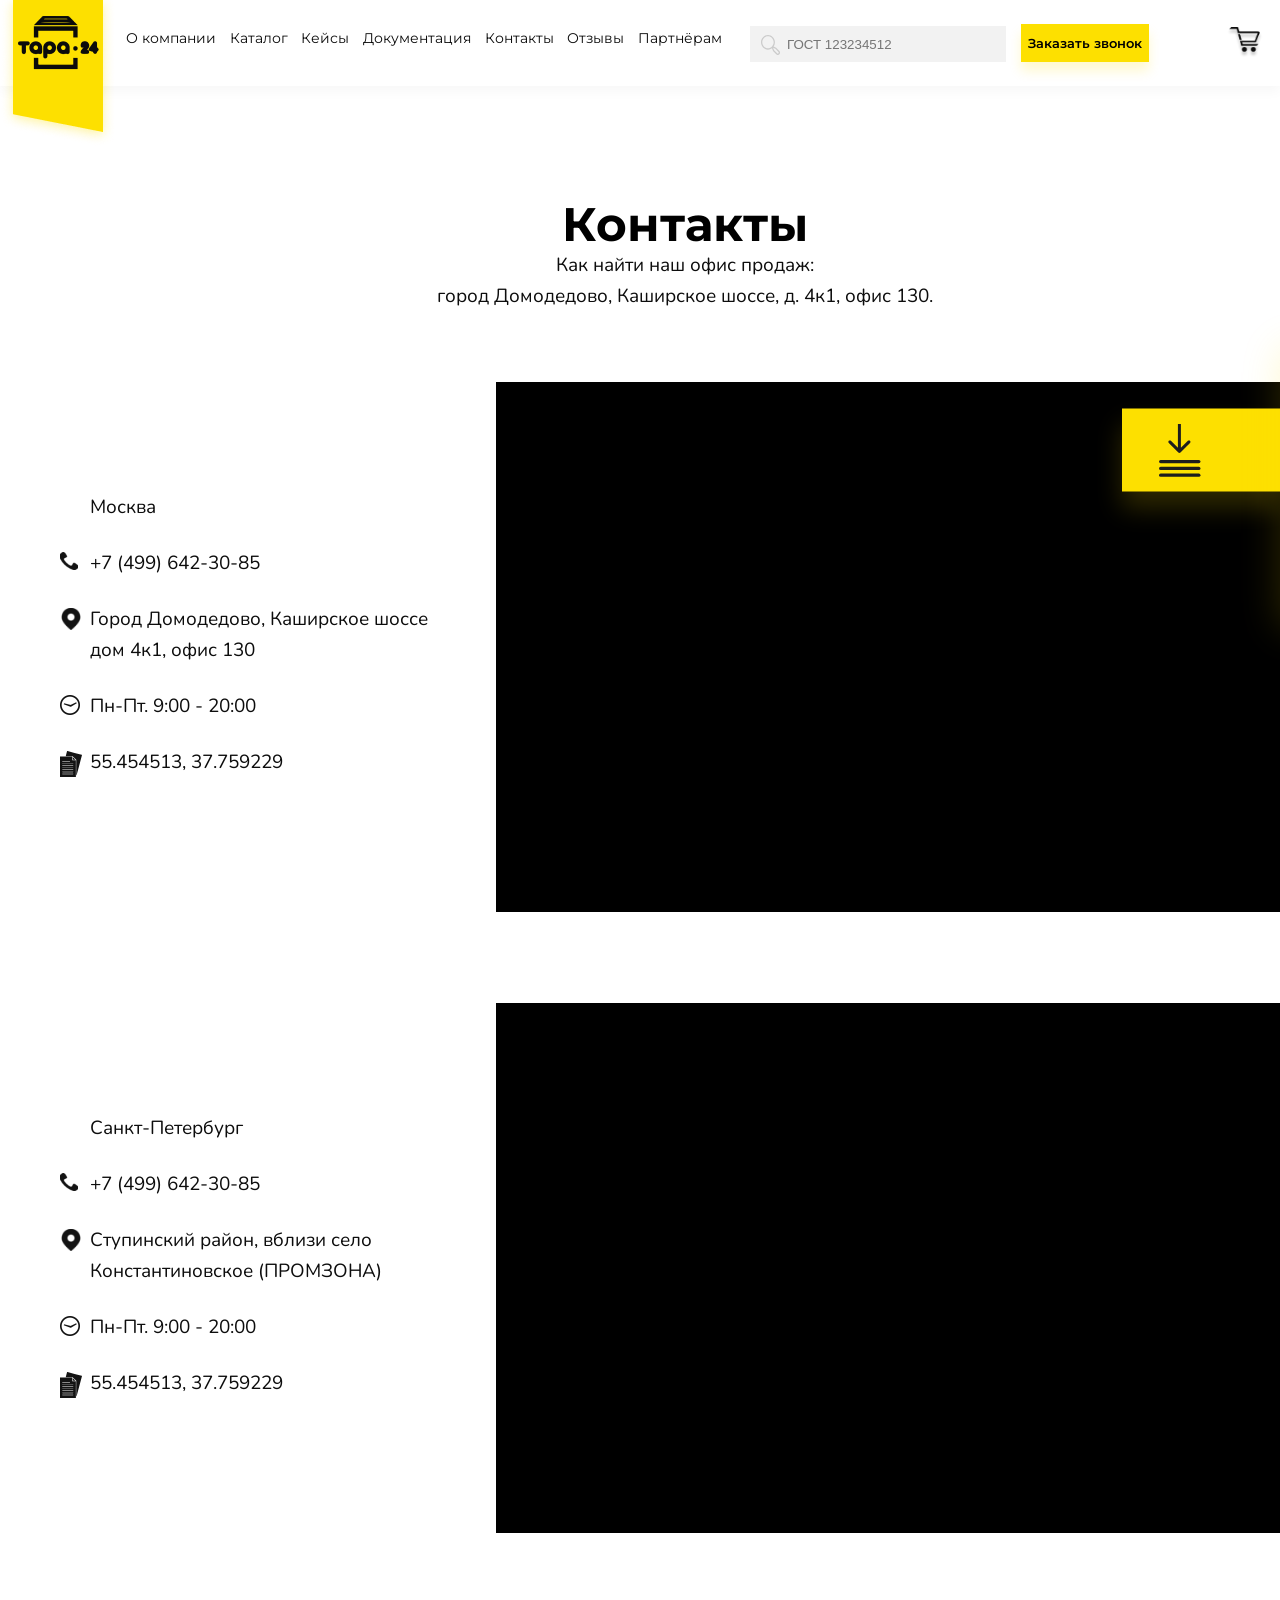
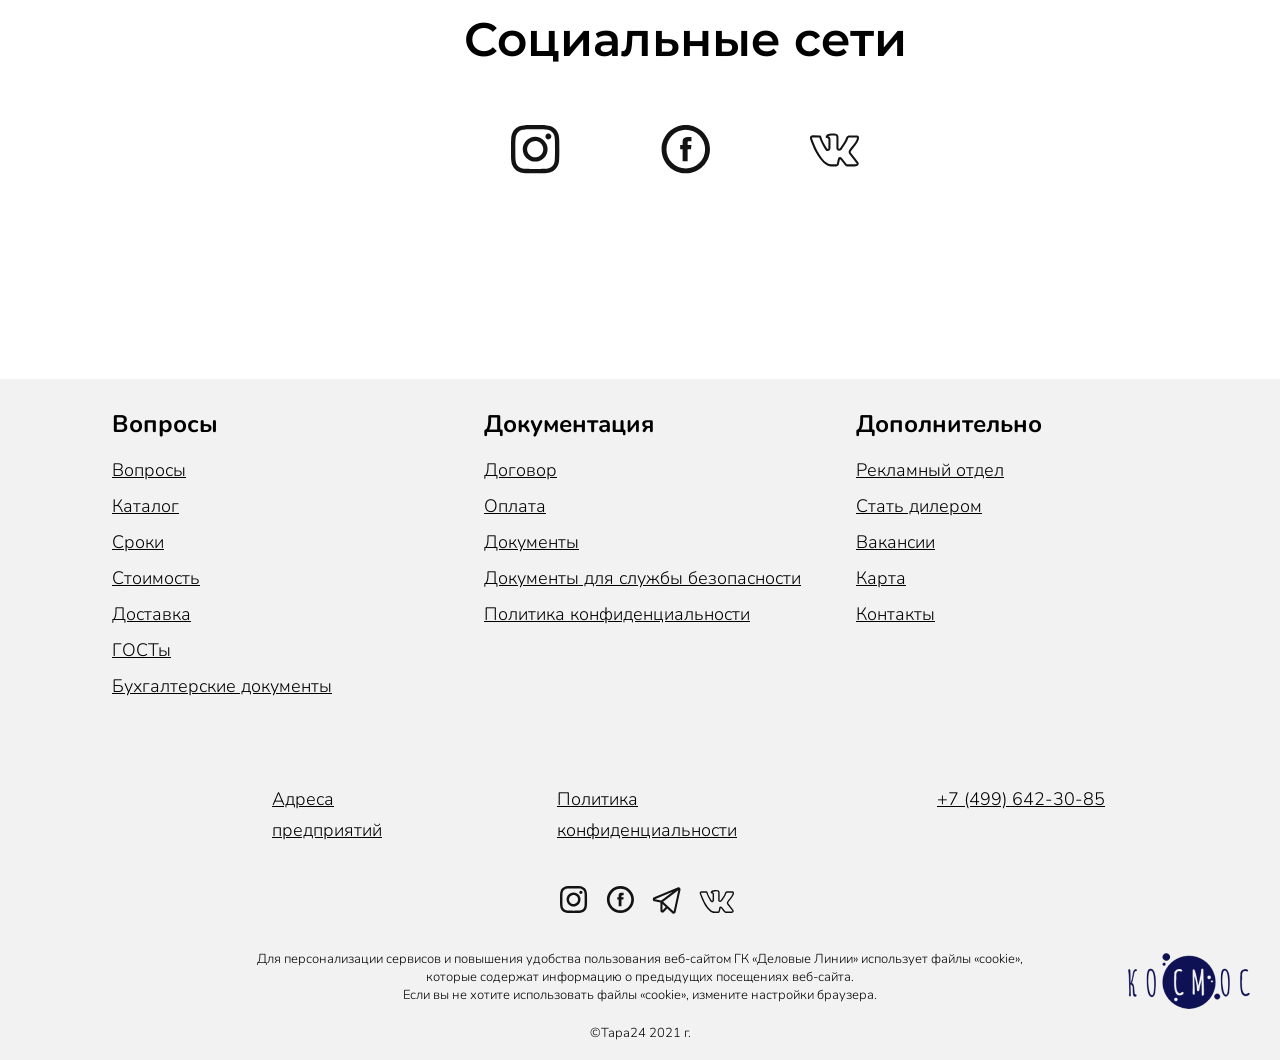
<file: contacts.html>
<!DOCTYPE html>
<html lang="en">

<head>
    <meta charset="UTF-8">
    <meta http-equiv="X-UA-Compatible" content="IE=edge">
    <meta name="viewport" content="width=device-width, initial-scale=1.0">
    <title>Tara24 - contacts</title>
    <link rel="preconnect" href="https://fonts.googleapis.com">
    <link rel="preconnect" href="https://fonts.gstatic.com" crossorigin>
    <link href="https://fonts.googleapis.com/css2?family=Montserrat:wght@400;600&display=swap" rel="stylesheet">
    <link href="https://fonts.googleapis.com/css2?family=Nunito:wght@200;700&display=swap" rel="stylesheet">
    <link rel="stylesheet" href="https://unpkg.com/swiper/swiper-bundle.min.css" />
    <link rel="stylesheet" href="css/bootstrap-grid.min.css">
    <link rel="stylesheet" href="css/style.css">
</head>

<body>
    <div class="modal-bg"></div>

    <section class="mobile">
            <div class="menu-mobile">
                <img src="icons/loop-mobile.svg" alt="" class="loop-mobile">
                <img src="icons/logo.png" alt="logo" class="logo">
                <img src="icons/logo-fixed-button.svg" alt="" class="fixed-button-m fixed-button-active">
                <div class="hamburger">
                    <span></span>
                    <span></span>
                    <span></span>
                </div>
            </div>
            <div class="loop-modal" style="display: none">
                <div class="loop-modal-content">
                    <input type="form">
                    <img src="icons/loop.svg" alt="">
                    <button class="loop-find">Найти</button>
                    <div class="back">Назад</div>
                </div>

            </div>
            <div class="menu-mobile-items" style="display: none">
                <ul>
                    <li class="menu-item"><a href="../../TARA24 - about/src/index.html">О компании</a></li>
                    <li class="menu-item"><a href="../../TARA24 - catalog/src/index.html">Каталог</a></li>
                    <li class="menu-item"><a href="../../TARA24 - case/src/index.html">Кейсы</a></li>
                    <li class="menu-item"><a href="../../TARA24 - documentation/src/index.html">Документация</a></li>
                    <li class="menu-item"><a href="../../TARA-24 - contacts/src/index.html">Контакты</a></li>
                    <li class="menu-item"><a href="../../TARA-24 - review/src/index.html">Отзывы</a></li>
                    <li class="menu-item"><a href="../../TARA24 - diller/src/index.html">Партнёрам</a></li>
                </ul>
                <button class="call-order">Заказать звонок</button>
                <div class="back">Назад</div>
            </div>


    </section>
    <section class="menu">
        <!-- меню -->

        <div class="menu-items">
            <img src="icons/logo.png" alt="logo" class="logo">
            <ul>
                <li class="menu-item"><a href="../../TARA24 - about/src/index.html">О компании</a></li>
                <li class="menu-item"><a href="../../TARA24 - catalog/src/index.html">Каталог</a></li>
                <li class="menu-item"><a href="../../TARA24 - case/src/index.html">Кейсы</a></li>
                <li class="menu-item"><a href="../../TARA24 - documentation/src/index.html">Документация</a></li>
                <li class="menu-item"><a href="../../TARA-24 - contacts/src/index.html">Контакты</a></li>
                <li class="menu-item"><a href="../../TARA-24 - review/src/index.html">Отзывы</a></li>
                <li class="menu-item"><a href="../../TARA24 - diller/src/index.html">Партнёрам</a></li>
            </ul>
            <input type="form" placeholder="ГОСТ 123234512">
            <button class="call-order">Заказать звонок</button>
            <a href="../../TARA24 - cart/src/index.html">
                <img src="icons/cart.png" alt="cart" class="cart-menu">
            </a>
        </div>


    </section>
    <section class="fixed-button">
        <img src="icons/fixed-button.svg" alt="">
    </section>
    <section class="fixed-button-modal">
        <img class="fixed-button-modal-close" src="icons/close.svg" alt="">
        <div class="fixed-button-modal-number">
            <img src="icons/phone.svg" alt="">
           <a href=""> +7 (499)-642-30-85</a>
        </div>
        <div class="fixed-button-modal-email">
            <img src="icons/email.svg" alt="">
           <a href=""> tara24@gmail.com</a>
        </div>
       <a href=""> <div class="fixed-button-modal-button">
        ОТПРАВИТЬ ТЗ <img src="icons/download.svg" alt="">
    </div></a>
    </section>
    <section class="contacts">
        <h1>Контакты</h1>
        <h3>Как найти наш офис продаж:</h3>
        <span>
            <h3>город Домодедово, Каширское шоссе, д. 4к1, офис 130.</h3>
        </span>
        <div class="contacts-card">
            <div class="contacts-card-text">
                <span><div class="text">Москва</div></span>
                <div class="text"><img src="icons/number.svg" alt="">+7 (499) 642-30-85</div>
                <div class="text"><img src="icons/address.svg" alt="">Город Домодедово, Каширское шоссе дом 4к1, офис 130</div>
                <div class="text"><img src="icons/time.svg" alt="">Пн-Пт. 9:00 - 20:00 </div>
                <div class="text"><img src="icons/coordinates.svg" alt="">55.454513, 37.759229</div>
            </div>
            <div class="contacts-card-map">

            </div>
        </div>
        <div class="contacts-card">
            <div class="contacts-card-text">
                <span><div class="text">Санкт-Петербург</div></span>
                <div class="text"><img src="icons/number.svg" alt="">+7 (499) 642-30-85</div>
                <div class="text"><img src="icons/address.svg" alt="">Ступинский район, вблизи село Константиновское (ПРОМЗОНА)</div>
                <div class="text"><img src="icons/time.svg" alt="">Пн-Пт. 9:00 - 20:00 </div>
                <div class="text"><img src="icons/coordinates.svg" alt="">55.454513, 37.759229</div>
            </div>
            <div class="contacts-card-map">

            </div>

        </div>
        <h2>Социальные сети</h2>
        <div class="img-social">
            <span><a href=""><img src="icons/insta.svg" alt=""></a></span>
            <a href=""><img src="icons/facebook.svg" alt=""></a>
            <a href=""><img src="icons/vk.svg" alt=""></a>



        </div>
    </section>
    <footer>
        <div class="container">

                <div class="footer-list-1">
                    <div class="row">
                        <div class="footer-titles">
                            <div class="footer-questions">
                                <div class="footer-title-1 footer-title-active">
                                    Вопросы
                                </div>
    
                            </div>
                            <div class="footer-documentation">
                                <div class="footer-title-2">
                                    Документация
                                </div>
    
                            </div>
                            <div class="footer-additionally">
                                <div class="footer-title-3">
                                    Дополнительно
                                </div>
    
                            </div>
                        </div>
 
                        <div class="footer-subtitles">
                            <ul class="ul-1">
                                <li><a href="#">Вопросы</a></li>
                                <li><a href="#">Каталог</a></li>
                                <li><a href="#">Сроки</a></li>
                                <li><a href="#">Стоимость</a></li>
                                <li><a href="#">Доставка</a></li>
                                <li><a href="#">ГОСТы</a></li>
                                <li><a href="#">Бухгалтерские документы</a></li>
                            </ul>
                            <ul class="ul-2">
                                <li><a href="#">Договор</a></li>
                                <li><a href="#">Оплата</a></li>
                                <li><a href="#">Документы</a></li>
                                <li><a href="#">Документы для службы безопасности</a></li>
                                <li><a href="#">Политика конфиденциальности</a></li>
                            </ul>
                            <ul class="ul-3">
                                <li><a href="#">Рекламный отдел</a></li>
                                <li><a href="#">Стать дилером</a></li>
                                <li><a href="#">Вакансии</a></li>
                                <li><a href="#">Карта</a></li>
                                <li><a href="#">Контакты</a></li>
                            </ul>
                        </div>

                    </div>

                </div>
                <div class="footer-list-line"></div>
                <div class="footer-list-2">
                    <ul>
                        <div class="row">
                            <li class="offset-lg-2 col-lg-2"><a href="">Адреса предприятий</a> </li>
                            <li class="col-lg-3 offset-lg-1"><a href="">Политика конфиденциальности</a> </li>
                            <li class="col-lg-3 offset-lg-1"><a href="">+7 (499) 642-30-85</a> </li>
                        </div>
                    </ul>

                </div>
                <div class="footer-social">
                    <div class="footer-social-icons">
                        <a href="">
                            <img src="icons/insta.svg" alt="insta">
                        </a>
                        <a href="">
                            <img src="icons/facebook.svg" alt="facebook">
                        </a>
                        <a href="">
                            <img src="icons/telegram.svg" alt="telegram">
                        </a>
                        <a href="">
                            <img src="icons/vk.svg" alt="vk">
                        </a>
                    </div>
                </div>
                <div class="footer-descr">
                    <p>Для персонализации сервисов и повышения удобства пользования веб-сайтом ГК «Деловые Линии»
                        использует файлы «cookie», <br> которые содержат информацию о предыдущих посещениях веб-сайта.
                        <br>
                        Если вы не хотите использовать файлы «cookie», измените настройки браузера.</p>
                    <p class="footer-year">©Тара24 2021 г.</p>
                </div>


        </div>
    </footer>
    <section class="footer-space">
        <img src="icons/space.png" alt="KOCMOC" class="footer-space-logo">
        <p>Разработано</p>
    </section>
    <section class="modal-send">
        <div class="close">
            <img src="icons/close.svg" alt="">
        </div>
        <h2>Отправить заявку</h2>
        <input type="form" placeholder="Ваш адрес">
        <input type="form" placeholder="Ваше имя">
        <input type="form" placeholder="Телефон">
        <input type="form" placeholder="E-mail">
        <textarea name="" id="" placeholder="Комментарий"></textarea>
        <p>Заполняя форму вы соглашаетесь <br> <a href="#">с политикой конфиденциальности</a> компании</p>
        <button>Отправить</button>
    </section>
    <script src="js/script.js"></script>
    <script src="https://unpkg.com/swiper/swiper-bundle.min.js"></script>

</body>

</html>
</file>
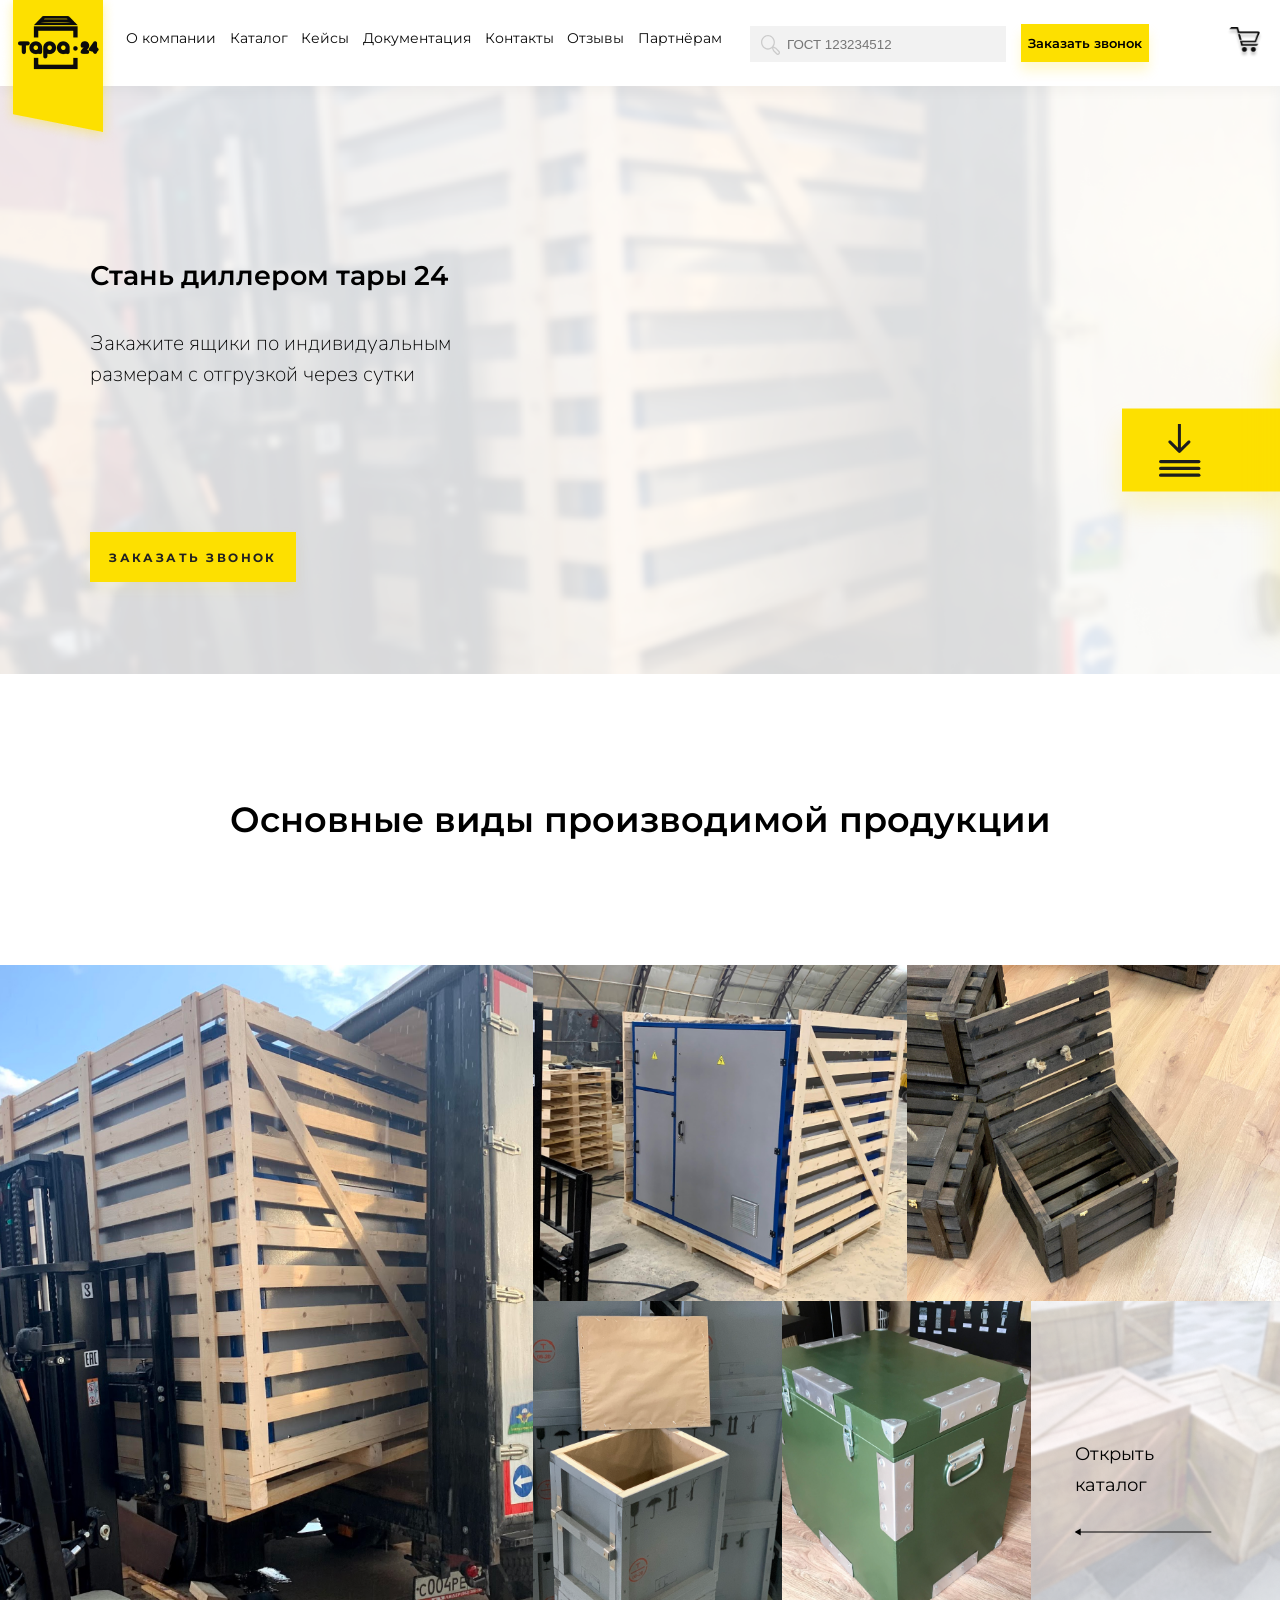
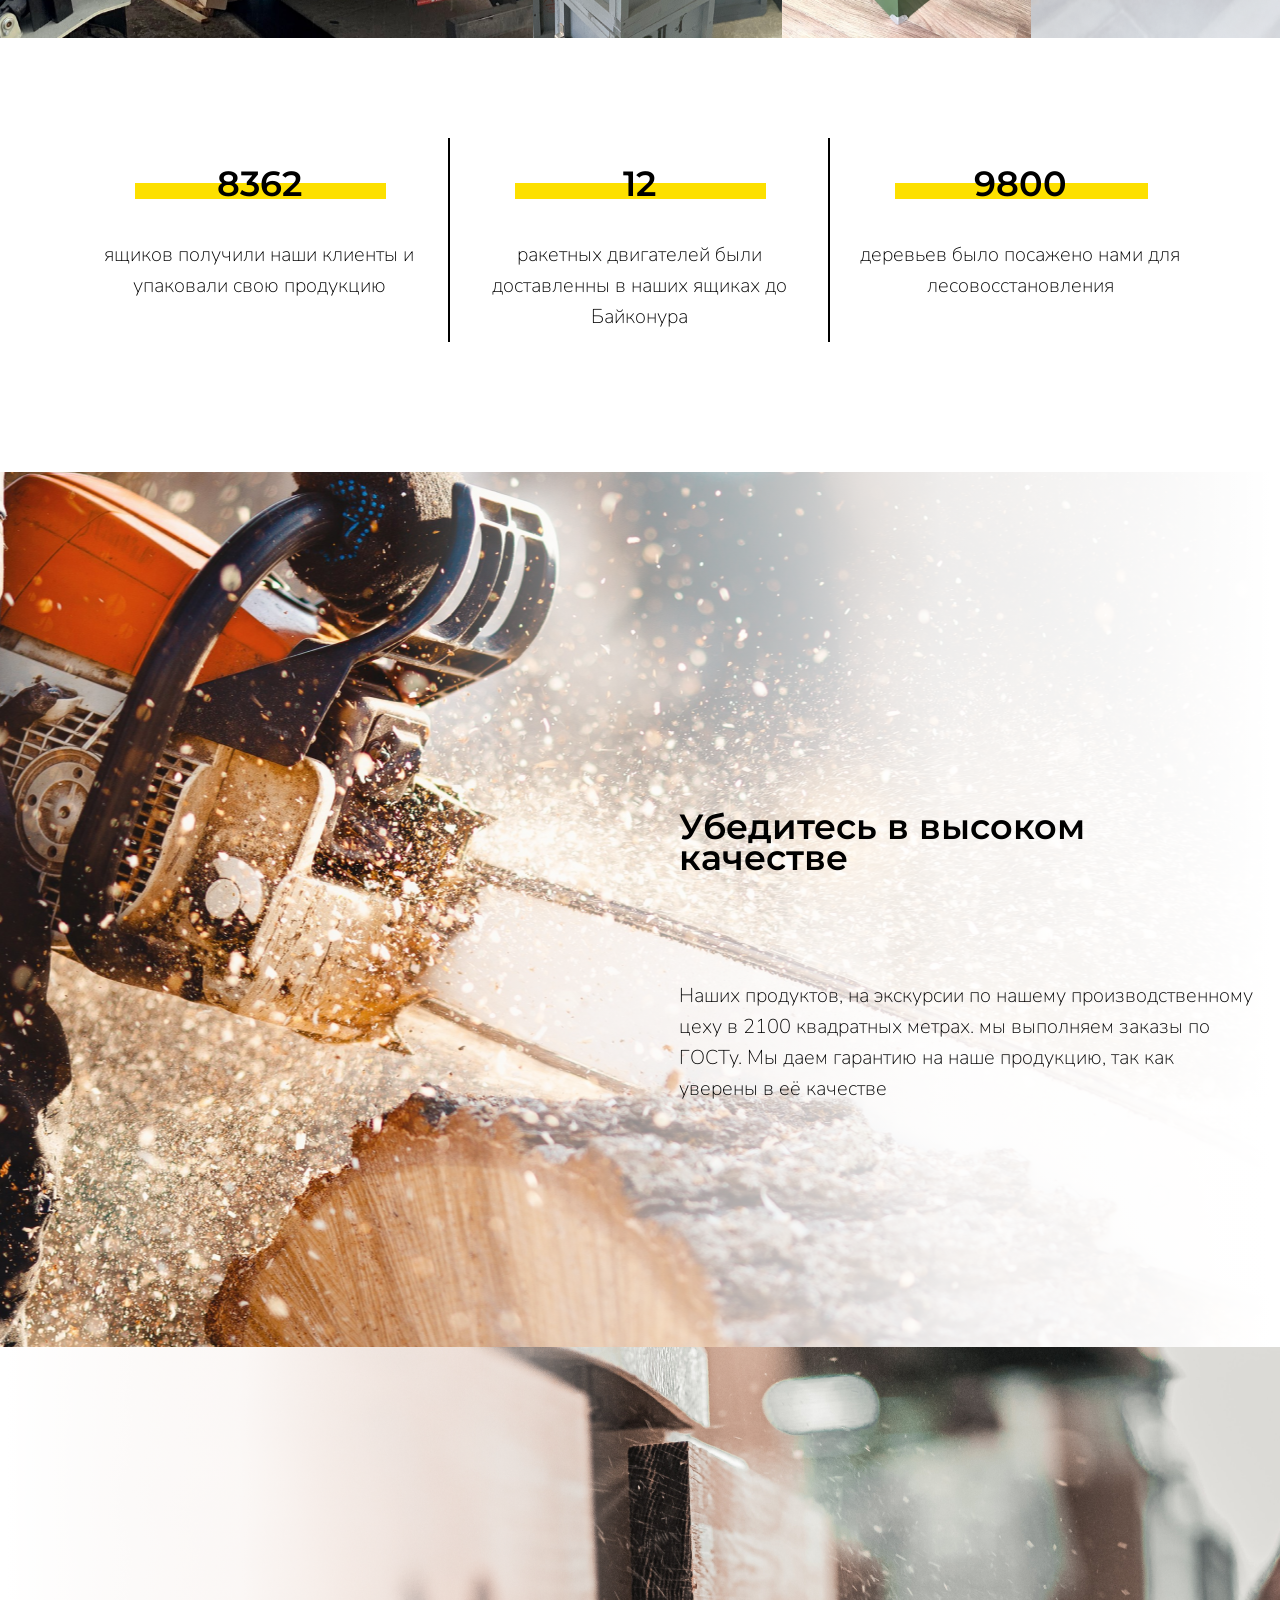
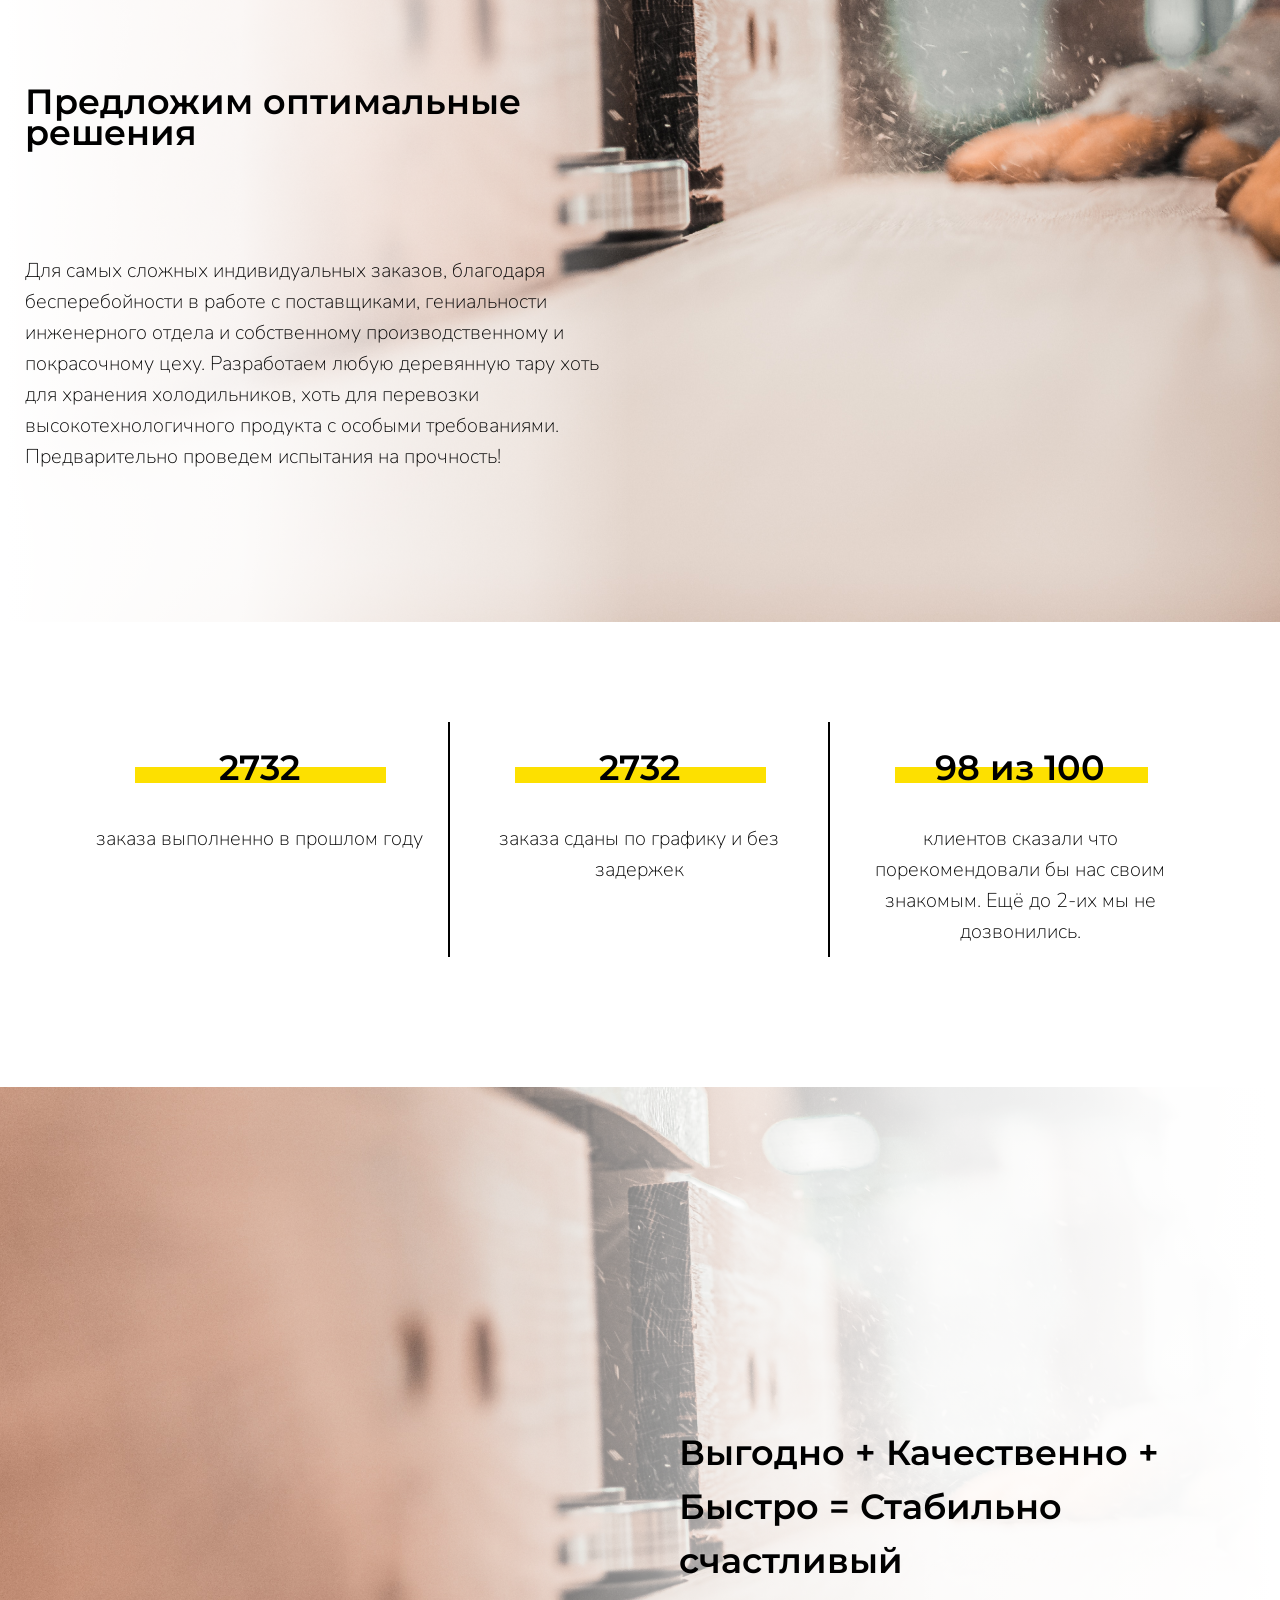
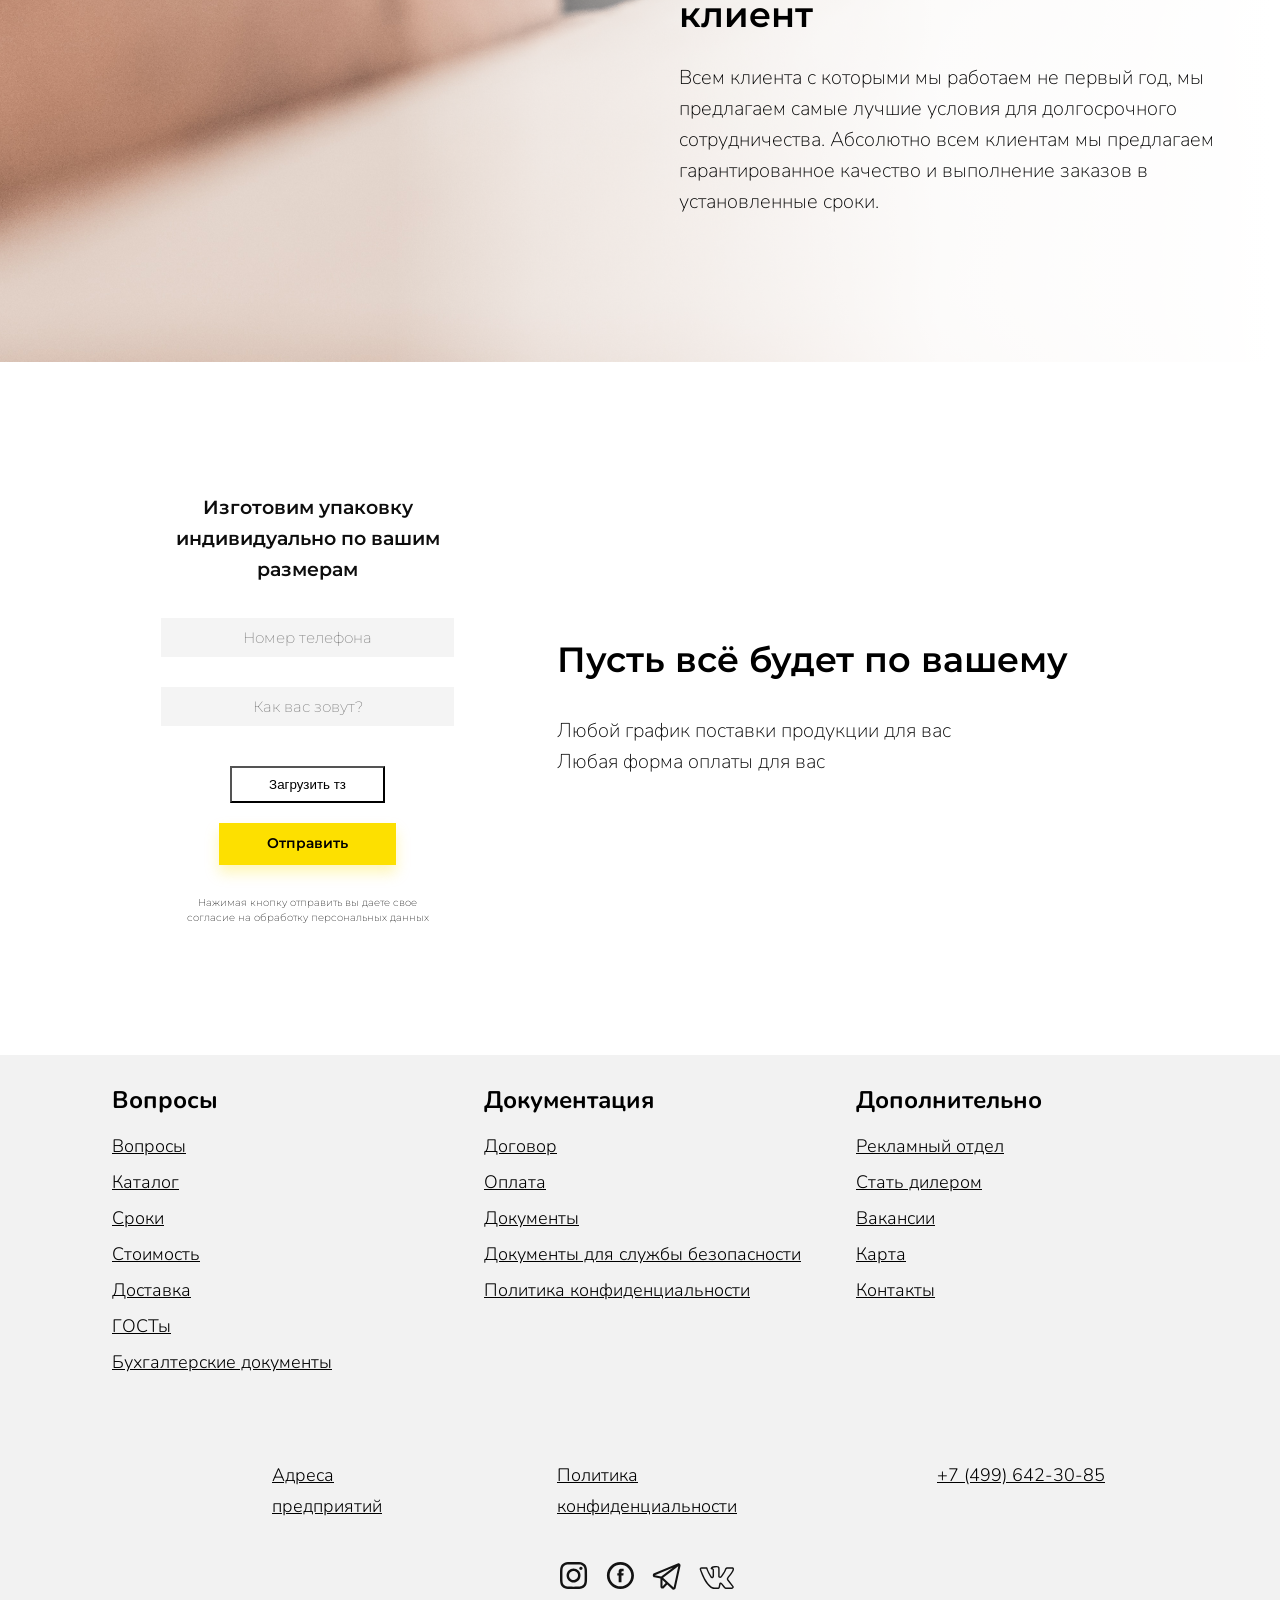
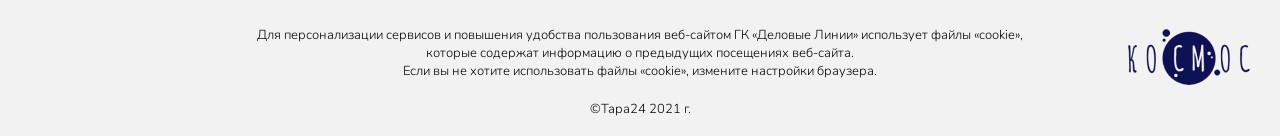
<file: diller.html>
<!DOCTYPE html>
<html lang="en">

<head>
    <meta charset="UTF-8">
    <meta http-equiv="X-UA-Compatible" content="IE=edge">
    <meta name="viewport" content="width=device-width, initial-scale=1.0">
    <title>Tara24 - diller</title>
    <link rel="preconnect" href="https://fonts.googleapis.com">
    <link rel="preconnect" href="https://fonts.gstatic.com" crossorigin>
    <link href="https://fonts.googleapis.com/css2?family=Montserrat:wght@400;600&display=swap" rel="stylesheet">
    <link href="https://fonts.googleapis.com/css2?family=Nunito:wght@200;700&display=swap" rel="stylesheet">
    <link rel="stylesheet" href="css/bootstrap-grid.min.css">
    <link rel="stylesheet" href="css/style.css">
</head>

<body>
    <div class="modal-bg"></div>

    <section class="mobile">
            <div class="menu-mobile">
                <img src="icons/loop-mobile.svg" alt="" class="loop-mobile">
                <img src="icons/logo.png" alt="logo" class="logo">
                <img src="icons/logo-fixed-button.svg" alt="" class="fixed-button-m fixed-button-active">
                <div class="hamburger">
                    <span></span>
                    <span></span>
                    <span></span>
                </div>
            </div>
            <div class="loop-modal" style="display: none">
                <div class="loop-modal-content">
                    <input type="form">
                    <img src="icons/loop.svg" alt="">
                    <button class="call-order">Заказать звонок</button>
                    <div class="back">Назад</div>
                </div>

            </div>
            <div class="menu-mobile-items" style="display: none">
                <ul>
                    <li class="menu-item"><a href="../../TARA24 - about/src/index.html">О компании</a></li>
                    <li class="menu-item"><a href="../../TARA24 - catalog/src/index.html">Каталог</a></li>
                    <li class="menu-item"><a href="../../TARA24 - case/src/index.html">Кейсы</a></li>
                    <li class="menu-item"><a href="../../TARA24 - documentation/src/index.html">Документация</a></li>
                    <li class="menu-item"><a href="../../TARA-24 - contacts/src/index.html">Контакты</a></li>
                    <li class="menu-item"><a href="../../TARA-24 - review/src/index.html">Отзывы</a></li>
                    <li class="menu-item"><a href="../../TARA24 - diller/src/index.html">Партнёрам</a></li>
                </ul>
                <button class="call-order">Заказать звонок</button>
                <div class="back">Назад</div>
            </div>


    </section>
    <section class="menu">
        <!-- меню -->

        <div class="menu-items">
            <img src="icons/logo.png" alt="logo" class="logo">
            <ul>
                <li class="menu-item"><a href="../../TARA24 - about/src/index.html">О компании</a></li>
                <li class="menu-item"><a href="../../TARA24 - catalog/src/index.html">Каталог</a></li>
                <li class="menu-item"><a href="../../TARA24 - case/src/index.html">Кейсы</a></li>
                <li class="menu-item"><a href="../../TARA24 - documentation/src/index.html">Документация</a></li>
                <li class="menu-item"><a href="../../TARA-24 - contacts/src/index.html">Контакты</a></li>
                <li class="menu-item"><a href="../../TARA-24 - review/src/index.html">Отзывы</a></li>
                <li class="menu-item"><a href="../../TARA24 - diller/src/index.html">Партнёрам</a></li>
            </ul>
            <input type="form" placeholder="ГОСТ 123234512">
            <button class="call-order">Заказать звонок</button>
            <a href="../../TARA24 - cart/src/index.html">
                <img src="icons/cart.png" alt="cart" class="cart-menu">
            </a>
        </div>


    </section>
    <section class="fixed-button">
        <img src="icons/fixed-button.svg" alt="">
    </section>
    <section class="fixed-button-modal">
        <img class="fixed-button-modal-close" src="icons/close.svg" alt="">
        <div class="fixed-button-modal-number">
            <img src="icons/phone.svg" alt="">
           <a href=""> +7 (499)-642-30-85</a>
        </div>
        <div class="fixed-button-modal-email">
            <img src="icons/email.svg" alt="">
           <a href=""> tara24@gmail.com</a>
        </div>
       <a href=""> <div class="fixed-button-modal-button">
        ОТПРАВИТЬ ТЗ <img src="icons/download.svg" alt="">
    </div></a>
    </section>
    <header class="header-diller">
        <!-- отправить ТЗ -->
        <div class="header-text">
            <h1>Стань диллером тары 24</h1>
            <p>Закажите ящики по индивидуальным размерам с отгрузкой через сутки</p>
            <button class="send">Заказать звонок</button>

        </div>

        <button class="send-mobile">Заказать звонок</button>

        <div class="header-text-right">
            <h2>200 000тыс</h2>
            <h3>рублей в год</h3>
            <p>выгода от работы с нами</p>
        </div>

    </header>
    <section class="product">
        <h2>Основные виды производимой продукции</h2>
        <div class="product-img">
            <div class="big-img col-lg-5">
                <img src="img/prod-left-big-diller.png" alt="">
                <div class="product-img-bg">
                </div>
                <div class="product-img-text">
                    <h2>Поддоны</h2>
                    <p>Вещи были надежно зафиксированы и не <br> повреждались при перевозке, мы комплектуем наши <br>
                        ящики железные, кейсы стальные, алюминиевые <br> корпуса и другую продукцию ложементами из <br>
                        вспененного полиэтилена. Это очень легкий, <br> эластичный и практичный материал, благодаря ему
                        <br> перевозимое оборудование, инструменты и <br> предметы не только можно безопасно <br>
                        транспортировать, но также удобно доставать и <br> укладывать.</p>
                </div>

            </div>
            <div class="small-img">
                <div class="small-img-top">
                    <div class="small-img-top-left col-lg-6">
                        <img src="img/prod-small-top-left-diller.png" alt="">
                        <div class="product-img-bg"></div>
                        <div class="product-img-text">
                            <h2>Деревянная тара</h2>
                        </div>
                    </div>
                    <div class="small-img-top-right col-lg-6">
                        <img src="img/prod-small-top-right-diller.png" alt="">
                        <div class="product-img-bg"></div>
                        <div class="product-img-text">
                            <h2>Фанерная тара</h2>
                        </div>
                    </div>

                </div>

                <div class="small-img-bot">
                    <div class="small-img-bot-left col-lg-4">
                        <img src="img/prod-small-bot-left-diller.png" alt="">
                        <div class="product-img-bg"></div>
                        <div class="product-img-text">
                            <h2>Не габаритная тара</h2>
                            <p>(нестандартная большого размера)</p>
                        </div>
                    </div>
                    <div class="small-img-bot-center col-lg-4">
                        <img src="img/prod-small-bot-center-diller.png" alt="">
                        <div class="product-img-bg"></div>
                        <div class="product-img-text">
                            <h2>Экспортная тара</h2>
                        </div>
                    </div>
                    <a href="#" class="small-img-bot-right col-lg-4">
                        <img src="img/prod-small-bot-right-diller.png" alt="">
                        <div class="bot-right-text">
                            <p>Открыть каталог</p>
                            <img src="icons/arrow-catalog.svg" alt="">
                        </div>
                    </a>


                </div>
            </div>
        </div>
    </section>
    <section class="product-mobile">
        <h2>Основные виды производимой продукции</h2>
        <div class="product-mobile-item">
            <a href="">
                <img src="img/prod-left-big-diller.png" alt="">
                <h2>Поддоны</h2>
            </a>
        </div>
        <div class="product-mobile-item">
            <a href="">
                <img src="img/prod-small-top-left-diller.png" alt="">
                <h2>Деревянная тара</h2>

            </a>
        </div>
        <div class="product-mobile-item">
            <a href="">
                <img src="img/prod-small-top-right-diller.png" alt="">
                <h2>Фанерная тара</h2>

            </a>
        </div>
        <div class="product-mobile-item">
            <a href="">
                <img src="img/prod-small-bot-left-diller.png" alt="">
                <h2>Не габаритная тара</h2>
                <p>(нестандартная большого размера)</p>

            </a>
        </div>
        <div class="product-mobile-item">
            <a href="">
                <img src="img/prod-small-bot-center-diller.png" alt="">
                <h2>Экспортная тара</h2>

            </a>
        </div>
        <div class="product-mobile-item">
            <a href="">
                <img src="img/prod-small-bot-right-diller.png" alt="">
                <h2>Открыть каталог</h2>
                <img class="arrow-left-m" src="icons/arrow-catalog.svg" alt="">

            </a>
        </div>
    </section>
    <section class="number">
        <div class="container">
            <div class="row">
                <div class="number-card col-lg-4">
                    <h2>8362
                        <div class="yellow"></div>
                    </h2>
                    <div class="number-text">ящиков получили наши клиенты и упаковали свою продукцию</div>
                </div>
                <div class="number-card col-lg-4">
                    <h2>12
                        <div class="yellow"></div>
                    </h2>
                    <div class="number-text">ракетных двигателей были доставленны в наших ящиках до Байконура</div>

                </div>
                <div class="number-card col-lg-4">
                    <h2>9800
                        <div class="yellow"></div>
                    </h2>
                    <div class="number-text">деревьев было посажено нами для лесовосстановления</div>
                </div>
            </div>

        </div>

    </section>
    <section class="demonstration-1-diller">
            <h2>Убедитесь в высоком качестве</h2>
            <h3>Наших продуктов, на экскурсии по нашему производственному цеху в 2100 квадратных метрах. мы выполняем заказы
            по ГОСТу. Мы даем гарантию на наше продукцию, так как уверены в её качестве</h3>
        <div class="demonstration-1-bg-diller">
        </div>

    </section>
    <div class="demonstration-1-mobile-diller">
        <h2>Убедитесь в высоком качестве</h2>
        <h3>Наших продуктов, на экскурсии по нашему производственному цеху в 2100 квадратных метрах. мы выполняем заказы
        по ГОСТу. Мы даем гарантию на наше продукцию, так как уверены в её качестве</h3>
    </div>
    <section class="demonstration-2-diller">
        <h2>Предложим оптимальные решения</h2>
        <h3>Для самых сложных индивидуальных заказов, благодаря бесперебойности в работе с поставщиками,
            гениальности инженерного отдела и собственному производственному и покрасочному цеху.
            Разработаем любую деревянную тару хоть для хранения холодильников, хоть для перевозки
            высокотехнологичного продукта с особыми требованиями. Предварительно проведем испытания на прочность!
        </h3>
        <div class="demonstration-2-bg-diller">
        </div>
    </section>
    <div class="demonstration-2-mobile-diller">
        <h2>Убедитесь в высоком качестве</h2>
        <h3>Наших продуктов, на экскурсии по нашему производственному цеху в 2100 квадратных метрах. мы выполняем заказы
        по ГОСТу. Мы даем гарантию на наше продукцию, так как уверены в её качестве</h3>
    </div>
    <section class="number">
        <div class="container">
            <div class="row">
                <div class="number-card col-lg-4">
                    <h2>2732
                        <div class="yellow"></div>
                    </h2>
                    <div class="number-text">заказа выполненно в прошлом году</div>
                </div>
                <div class="number-card col-lg-4">
                    <h2>2732
                        <div class="yellow"></div>
                    </h2>
                    <div class="number-text">заказа сданы по графику и без задержек</div>

                </div>
                <div class="number-card col-lg-4">
                    <h2>98 из 100
                        <div class="yellow"></div>
                    </h2>
                    <div class="number-text">клиентов сказали что порекомендовали бы нас своим знакомым. Ещё до 2-их мы
                        не дозвонились.</div>
                </div>
            </div>

        </div>

    </section>
    <section class="demonstration-3-diller">
        <h2>Выгодно + Качественно + <br> Быстро = Стабильно счастливый <br> клиент</h2>
        <h3>Всем клиента с которыми мы работаем не первый год, мы предлагаем самые лучшие условия для долгосрочного
            сотрудничества. Абсолютно всем клиентам мы предлагаем гарантированное качество и выполнение заказов в
            установленные сроки.
        </h3>
        <div class="demonstration-3-text-diller">
        </div>
    </section>
    <div class="demonstration-3-mobile-diller">
        <h2>Выгодно + Качественно + <br> Быстро = Стабильно счастливый <br> клиент</h2>
        <h3>Всем клиента с которыми мы работаем не первый год, мы предлагаем самые лучшие условия для долгосрочного
        сотрудничества. Абсолютно всем клиентам мы предлагаем гарантированное качество и выполнение заказов в
        установленные сроки.
    </div>
    <section class="order">
        <div class="container">
            <div class="row">
                <div class="order-forms col-lg-5 col-md-12">
                    <h2>Изготовим упаковку <br> индивидуально по вашим <br> размерам</h2>
                    <input type="form" class="phone-form" placeholder="Номер телефона">
                    <input type="form" class="name-form" placeholder="Как вас зовут?">
                    <button class="load">Загрузить тз</button>
                    <button class="send-order">Отправить</button>
                    <p>Нажимая кнопку отправить вы даете свое <br> согласие на обработку персональных данных</p>
                </div>
                <div class="order-titles col-lg-7">
                    <h2>Пусть всё будет по вашему</h2>
                    <h3>Любой график поставки продукции для вас <br> Любая форма оплаты для вас</h3>
                </div>
            </div>
        </div>
    </section>
    <footer>
        <div class="container">

                <div class="footer-list-1">
                    <div class="row">
                        <div class="footer-titles">
                            <div class="footer-questions">
                                <div class="footer-title-1 footer-title-active">
                                    Вопросы
                                </div>
    
                            </div>
                            <div class="footer-documentation">
                                <div class="footer-title-2">
                                    Документация
                                </div>
    
                            </div>
                            <div class="footer-additionally">
                                <div class="footer-title-3">
                                    Дополнительно
                                </div>
    
                            </div>
                        </div>
 
                        <div class="footer-subtitles">
                            <ul class="ul-1">
                                <li><a href="#">Вопросы</a></li>
                                <li><a href="#">Каталог</a></li>
                                <li><a href="#">Сроки</a></li>
                                <li><a href="#">Стоимость</a></li>
                                <li><a href="#">Доставка</a></li>
                                <li><a href="#">ГОСТы</a></li>
                                <li><a href="#">Бухгалтерские документы</a></li>
                            </ul>
                            <ul class="ul-2">
                                <li><a href="#">Договор</a></li>
                                <li><a href="#">Оплата</a></li>
                                <li><a href="#">Документы</a></li>
                                <li><a href="#">Документы для службы безопасности</a></li>
                                <li><a href="#">Политика конфиденциальности</a></li>
                            </ul>
                            <ul class="ul-3">
                                <li><a href="#">Рекламный отдел</a></li>
                                <li><a href="#">Стать дилером</a></li>
                                <li><a href="#">Вакансии</a></li>
                                <li><a href="#">Карта</a></li>
                                <li><a href="#">Контакты</a></li>
                            </ul>
                        </div>

                    </div>

                </div>
                <div class="footer-list-line"></div>
                <div class="footer-list-2">
                    <ul>
                        <div class="row">
                            <li class="offset-lg-2 col-lg-2"><a href="">Адреса предприятий</a> </li>
                            <li class="col-lg-3 offset-lg-1"><a href="">Политика конфиденциальности</a> </li>
                            <li class="col-lg-3 offset-lg-1"><a href="">+7 (499) 642-30-85</a> </li>
                        </div>
                    </ul>

                </div>
                <div class="footer-social">
                    <div class="footer-social-icons">
                        <a href="">
                            <img src="icons/insta.svg" alt="insta">
                        </a>
                        <a href="">
                            <img src="icons/facebook.svg" alt="facebook">
                        </a>
                        <a href="">
                            <img src="icons/telegram.svg" alt="telegram">
                        </a>
                        <a href="">
                            <img src="icons/vk.svg" alt="vk">
                        </a>
                    </div>
                </div>
                <div class="footer-descr">
                    <p>Для персонализации сервисов и повышения удобства пользования веб-сайтом ГК «Деловые Линии»
                        использует файлы «cookie», <br> которые содержат информацию о предыдущих посещениях веб-сайта.
                        <br>
                        Если вы не хотите использовать файлы «cookie», измените настройки браузера.</p>
                    <p class="footer-year">©Тара24 2021 г.</p>
                </div>


        </div>
    </footer>
    <section class="footer-space">
        <img src="icons/space.png" alt="KOCMOC" class="footer-space-logo">
        <p>Разработано</p>
    </section>
    <section class="modal-send">
        <div class="close">
            <img src="icons/close.svg" alt="">
        </div>
        <h2>Отправить заявку</h2>
        <input type="form" placeholder="Ваш адрес">
        <input type="form" placeholder="Ваше имя">
        <input type="form" placeholder="Телефон">
        <input type="form" placeholder="E-mail">
        <textarea name="" id="" placeholder="Комментарий"></textarea>
        <p>Заполняя форму вы соглашаетесь <br> <a href="#">с политикой конфиденциальности</a> компании</p>
        <button>Отправить</button>
    </section>
    <script src="js/script.js"></script>
    <script src="https://unpkg.com/swiper/swiper-bundle.min.js"></script>


</body>

</html>
</file>
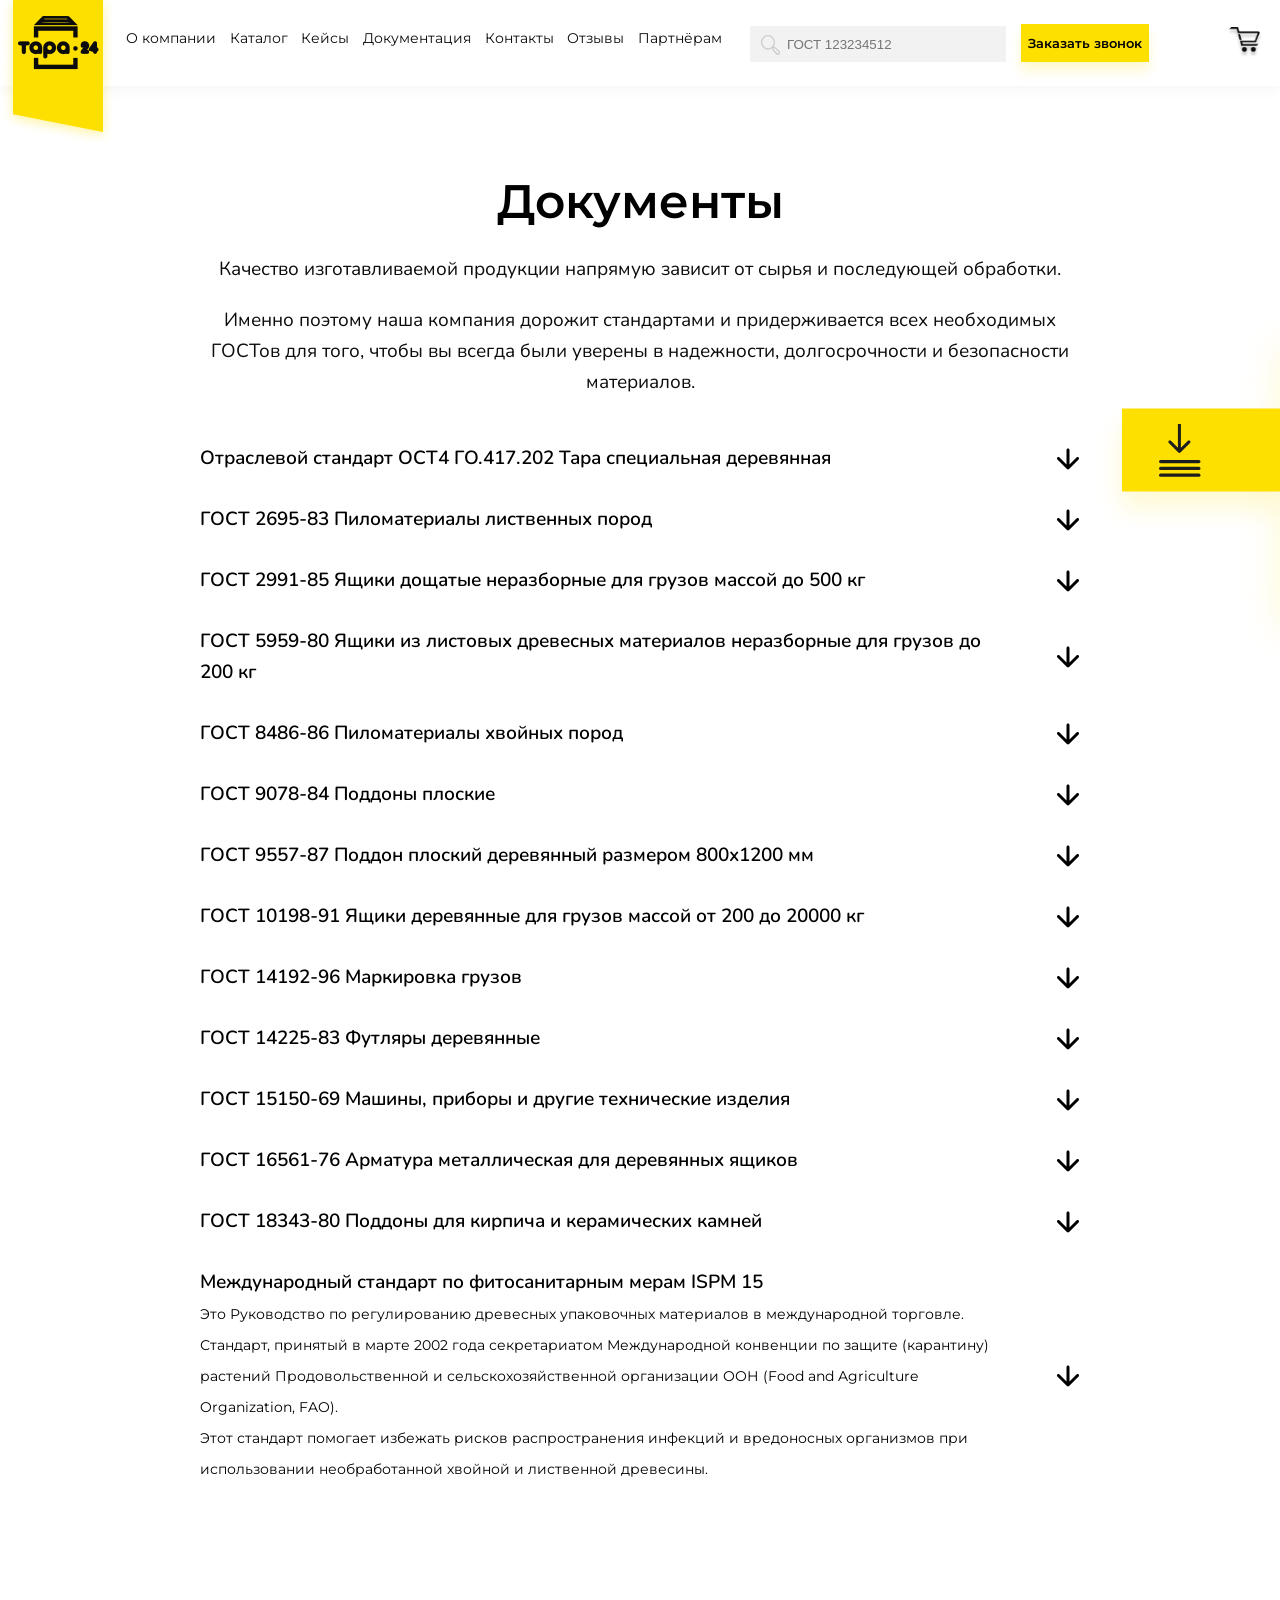
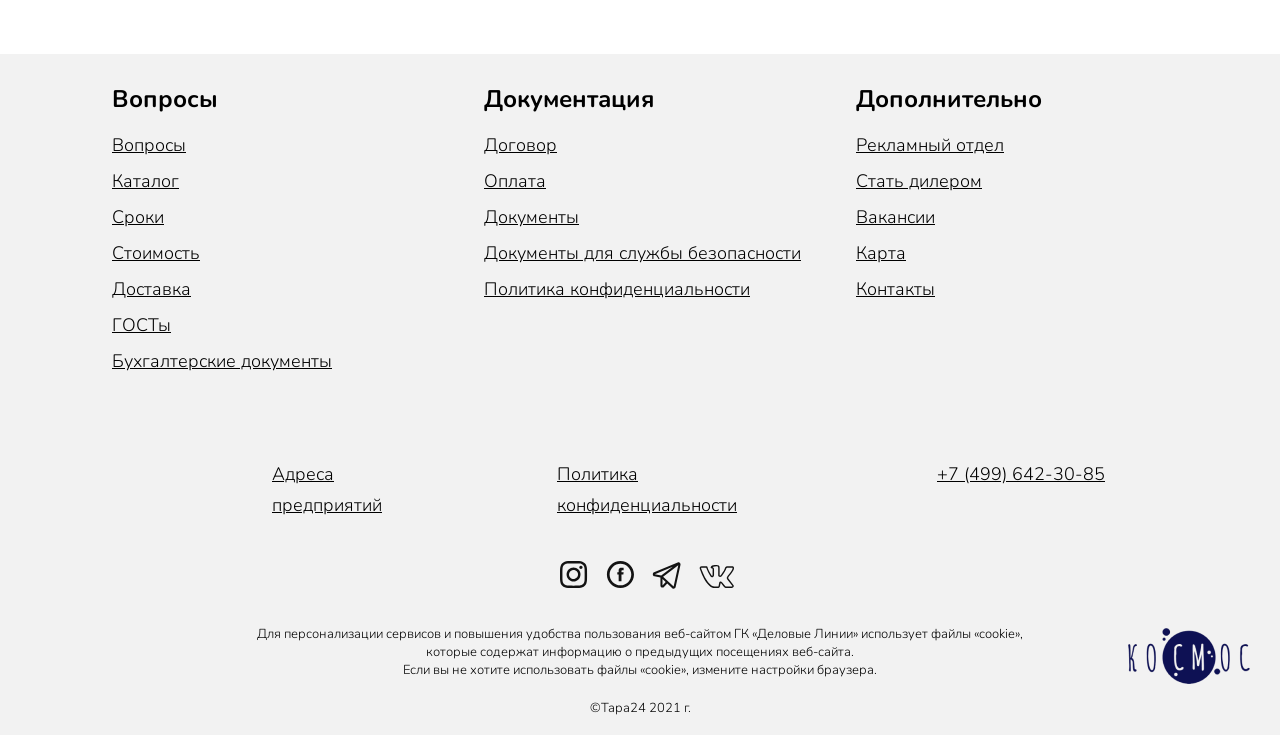
<file: documentation.html>
<!DOCTYPE html>
<html lang="en">

<head>
    <meta charset="UTF-8">
    <meta http-equiv="X-UA-Compatible" content="IE=edge">
    <meta name="viewport" content="width=device-width, initial-scale=1.0">
    <title>Tara24 - documentation</title>
    <link rel="preconnect" href="https://fonts.googleapis.com">
    <link rel="preconnect" href="https://fonts.gstatic.com" crossorigin>
    <link href="https://fonts.googleapis.com/css2?family=Montserrat:wght@400;600&display=swap" rel="stylesheet">
    <link href="https://fonts.googleapis.com/css2?family=Nunito:wght@200;700&display=swap" rel="stylesheet">
    <link rel="stylesheet" href="https://unpkg.com/swiper/swiper-bundle.min.css" />
    <link rel="stylesheet" href="css/bootstrap-grid.min.css">
    <link rel="stylesheet" href="css/style.css">
</head>

<body>
    <div class="modal-bg"></div>

    <section class="mobile">
            <div class="menu-mobile">
                <img src="icons/loop-mobile.svg" alt="" class="loop-mobile">
                <img src="icons/logo.png" alt="logo" class="logo">
                <img src="icons/logo-fixed-button.svg" alt="" class="fixed-button-m fixed-button-active">
                <div class="hamburger">
                    <span></span>
                    <span></span>
                    <span></span>
                </div>
            </div>
            <div class="loop-modal" style="display: none">
                <div class="loop-modal-content">
                    <input type="form">
                    <img src="icons/loop.svg" alt="">
                    <button class="loop-find">Найти</button>
                    <div class="back">Назад</div>
                </div>

            </div>
            <div class="menu-mobile-items" style="display: none">
                <ul>
                    <li class="menu-item"><a href="../../TARA24 - about/src/index.html">О компании</a></li>
                    <li class="menu-item"><a href="../../TARA24 - catalog/src/index.html">Каталог</a></li>
                    <li class="menu-item"><a href="../../TARA24 - case/src/index.html">Кейсы</a></li>
                    <li class="menu-item"><a href="../../TARA24 - documentation/src/index.html">Документация</a></li>
                    <li class="menu-item"><a href="../../TARA-24 - contacts/src/index.html">Контакты</a></li>
                    <li class="menu-item"><a href="../../TARA-24 - review/src/index.html">Отзывы</a></li>
                    <li class="menu-item"><a href="../../TARA24 - diller/src/index.html">Партнёрам</a></li>
                </ul>
                <button class="call-order">Заказать звонок</button>
                <div class="back">Назад</div>
            </div>


    </section>
    <section class="menu">
        <!-- меню -->

        <div class="menu-items">
            <img src="icons/logo.png" alt="logo" class="logo">
            <ul>
                <li class="menu-item"><a href="../../TARA24 - about/src/index.html">О компании</a></li>
                <li class="menu-item"><a href="../../TARA24 - catalog/src/index.html">Каталог</a></li>
                <li class="menu-item"><a href="../../TARA24 - case/src/index.html">Кейсы</a></li>
                <li class="menu-item"><a href="../../TARA24 - documentation/src/index.html">Документация</a></li>
                <li class="menu-item"><a href="../../TARA-24 - contacts/src/index.html">Контакты</a></li>
                <li class="menu-item"><a href="../../TARA-24 - review/src/index.html">Отзывы</a></li>
                <li class="menu-item"><a href="../../TARA24 - diller/src/index.html">Партнёрам</a></li>
            </ul>
            <input type="form" placeholder="ГОСТ 123234512">
            <button class="call-order">Заказать звонок</button>
            <a href="../../TARA24 - cart/src/index.html">
                <img src="icons/cart.png" alt="cart" class="cart-menu">
            </a>
        </div>


    </section>
    <section class="fixed-button">
        <img src="icons/fixed-button.svg" alt="">
    </section>
    <section class="fixed-button-modal">
        <img class="fixed-button-modal-close" src="icons/close.svg" alt="">
        <div class="fixed-button-modal-number">
            <img src="icons/phone.svg" alt="">
           <a href=""> +7 (499)-642-30-85</a>
        </div>
        <div class="fixed-button-modal-email">
            <img src="icons/email.svg" alt="">
           <a href=""> tara24@gmail.com</a>
        </div>
       <a href=""> <div class="fixed-button-modal-button">
        ОТПРАВИТЬ ТЗ <img src="icons/download.svg" alt="">
    </div></a>
    </section>
    <section class="documentation">
        <h1>Документы</h1>
        <h3>Качество изготавливаемой продукции напрямую зависит от сырья и последующей обработки.</h3>
        <h3>Именно поэтому наша компания дорожит стандартами и придерживается всех необходимых ГОСТов для того, чтобы вы всегда были уверены в надежности, долгосрочности и безопасности материалов.</h3>
        <div class="documentation-items">
            <a href=""><div class="documentation-item">
                <div class="documentation-item-text">Отраслевой стандарт ОСТ4 ГО.417.202 Тара специальная деревянная</div>
                <img src="icons/doc-arrow.svg" alt="" class="documentation-item-img">
            </div></a>
            <a href=""><div class="documentation-item">
                <div class="documentation-item-text">ГОСТ 2695-83 Пиломатериалы лиственных пород</div>
                <img src="icons/doc-arrow.svg" alt="" class="documentation-item-img">
            </div></a>
            <a href=""><div class="documentation-item">
                <div class="documentation-item-text">ГОСТ 2991-85 Ящики дощатые неразборные для грузов массой до 500 кг</div>
                <img src="icons/doc-arrow.svg" alt="" class="documentation-item-img">
            </div></a>
            <a href=""><div class="documentation-item">
                <div class="documentation-item-text">ГОСТ 5959-80 Ящики из листовых древесных материалов неразборные для грузов до 200 кг</div>
                <img src="icons/doc-arrow.svg" alt="" class="documentation-item-img">
            </div></a>
            <a href=""><div class="documentation-item">
                <div class="documentation-item-text">ГОСТ 8486-86 Пиломатериалы хвойных пород</div>
                <img src="icons/doc-arrow.svg" alt="" class="documentation-item-img">
            </div></a>
            <a href=""><div class="documentation-item">
                <div class="documentation-item-text">ГОСТ 9078-84 Поддоны плоские</div>
                <img src="icons/doc-arrow.svg" alt="" class="documentation-item-img">
            </div></a>
            <a href=""><div class="documentation-item">
                <div class="documentation-item-text">ГОСТ 9557-87 Поддон плоский деревянный размером 800х1200 мм</div>
                <img src="icons/doc-arrow.svg" alt="" class="documentation-item-img">
            </div></a>
            <a href=""><div class="documentation-item">
                <div class="documentation-item-text">ГОСТ 10198-91 Ящики деревянные для грузов массой от 200 до 20000 кг</div>
                <img src="icons/doc-arrow.svg" alt="" class="documentation-item-img">
            </div></a>
            <a href=""><div class="documentation-item">
                <div class="documentation-item-text">ГОСТ 14192-96 Маркировка грузов</div>
                <img src="icons/doc-arrow.svg" alt="" class="documentation-item-img">
            </div></a>
            <a href=""><div class="documentation-item">
                <div class="documentation-item-text">ГОСТ 14225-83 Футляры деревянные</div>
                <img src="icons/doc-arrow.svg" alt="" class="documentation-item-img">
            </div></a>
            <a href=""><div class="documentation-item">
                <div class="documentation-item-text">ГОСТ 15150-69 Машины, приборы и другие технические изделия</div>
                <img src="icons/doc-arrow.svg" alt="" class="documentation-item-img">
            </div></a>
            <a href=""><div class="documentation-item">
                <div class="documentation-item-text">ГОСТ 16561-76 Арматура металлическая для деревянных ящиков</div>
                <img src="icons/doc-arrow.svg" alt="" class="documentation-item-img">
            </div></a>
            <a href=""><div class="documentation-item">
                <div class="documentation-item-text">ГОСТ 18343-80 Поддоны для кирпича и керамических камней</div>
                <img src="icons/doc-arrow.svg" alt="" class="documentation-item-img">
            </div></a>

            <a href=""><div class="documentation-item">
                <div class="documentation-item-text">Международный стандарт по фитосанитарным мерам ISPM 15 <br><span> Это Руководство по регулированию древесных упаковочных материалов в международной торговле. Стандарт, принятый в марте 2002 года секретариатом Международной конвенции по защите (карантину) растений Продовольственной и сельскохозяйственной организации ООН  (Food and Agriculture Organization, FAO). <br> Этот стандарт помогает избежать рисков распространения инфекций и вредоносных организмов при использовании необработанной хвойной и лиственной древесины.</span></div>
                <img src="icons/doc-arrow.svg" alt="" class="documentation-item-img">
            </div></a>

        </div>
    </section>
    <footer>
        <div class="container">

                <div class="footer-list-1">
                    <div class="row">
                        <div class="footer-titles">
                            <div class="footer-questions">
                                <div class="footer-title-1 footer-title-active">
                                    Вопросы
                                </div>
    
                            </div>
                            <div class="footer-documentation">
                                <div class="footer-title-2">
                                    Документация
                                </div>
    
                            </div>
                            <div class="footer-additionally">
                                <div class="footer-title-3">
                                    Дополнительно
                                </div>
    
                            </div>
                        </div>
 
                        <div class="footer-subtitles">
                            <ul class="ul-1">
                                <li><a href="#">Вопросы</a></li>
                                <li><a href="#">Каталог</a></li>
                                <li><a href="#">Сроки</a></li>
                                <li><a href="#">Стоимость</a></li>
                                <li><a href="#">Доставка</a></li>
                                <li><a href="#">ГОСТы</a></li>
                                <li><a href="#">Бухгалтерские документы</a></li>
                            </ul>
                            <ul class="ul-2">
                                <li><a href="#">Договор</a></li>
                                <li><a href="#">Оплата</a></li>
                                <li><a href="#">Документы</a></li>
                                <li><a href="#">Документы для службы безопасности</a></li>
                                <li><a href="#">Политика конфиденциальности</a></li>
                            </ul>
                            <ul class="ul-3">
                                <li><a href="#">Рекламный отдел</a></li>
                                <li><a href="#">Стать дилером</a></li>
                                <li><a href="#">Вакансии</a></li>
                                <li><a href="#">Карта</a></li>
                                <li><a href="#">Контакты</a></li>
                            </ul>
                        </div>

                    </div>

                </div>
                <div class="footer-list-line"></div>
                <div class="footer-list-2">
                    <ul>
                        <div class="row">
                            <li class="offset-lg-2 col-lg-2"><a href="">Адреса предприятий</a> </li>
                            <li class="col-lg-3 offset-lg-1"><a href="">Политика конфиденциальности</a> </li>
                            <li class="col-lg-3 offset-lg-1"><a href="">+7 (499) 642-30-85</a> </li>
                        </div>
                    </ul>

                </div>
                <div class="footer-social">
                    <div class="footer-social-icons">
                        <a href="">
                            <img src="icons/insta.svg" alt="insta">
                        </a>
                        <a href="">
                            <img src="icons/facebook.svg" alt="facebook">
                        </a>
                        <a href="">
                            <img src="icons/telegram.svg" alt="telegram">
                        </a>
                        <a href="">
                            <img src="icons/vk.svg" alt="vk">
                        </a>
                    </div>
                </div>
                <div class="footer-descr">
                    <p>Для персонализации сервисов и повышения удобства пользования веб-сайтом ГК «Деловые Линии»
                        использует файлы «cookie», <br> которые содержат информацию о предыдущих посещениях веб-сайта.
                        <br>
                        Если вы не хотите использовать файлы «cookie», измените настройки браузера.</p>
                    <p class="footer-year">©Тара24 2021 г.</p>
                </div>


        </div>
    </footer>
    <section class="footer-space">
        <img src="icons/space.png" alt="KOCMOC" class="footer-space-logo">
        <p>Разработано</p>
    </section>
    <section class="modal-send">
        <div class="close">
            <img src="icons/close.svg" alt="">
        </div>
        <h2>Отправить заявку</h2>
        <input type="form" placeholder="Ваш адрес">
        <input type="form" placeholder="Ваше имя">
        <input type="form" placeholder="Телефон">
        <input type="form" placeholder="E-mail">
        <textarea name="" id="" placeholder="Комментарий"></textarea>
        <p>Заполняя форму вы соглашаетесь <br> <a href="#">с политикой конфиденциальности</a> компании</p>
        <button>Отправить</button>
    </section>
    <script src="js/script.js"></script>
    <script src="https://unpkg.com/swiper/swiper-bundle.min.js"></script>

</body>

</html>
</file>
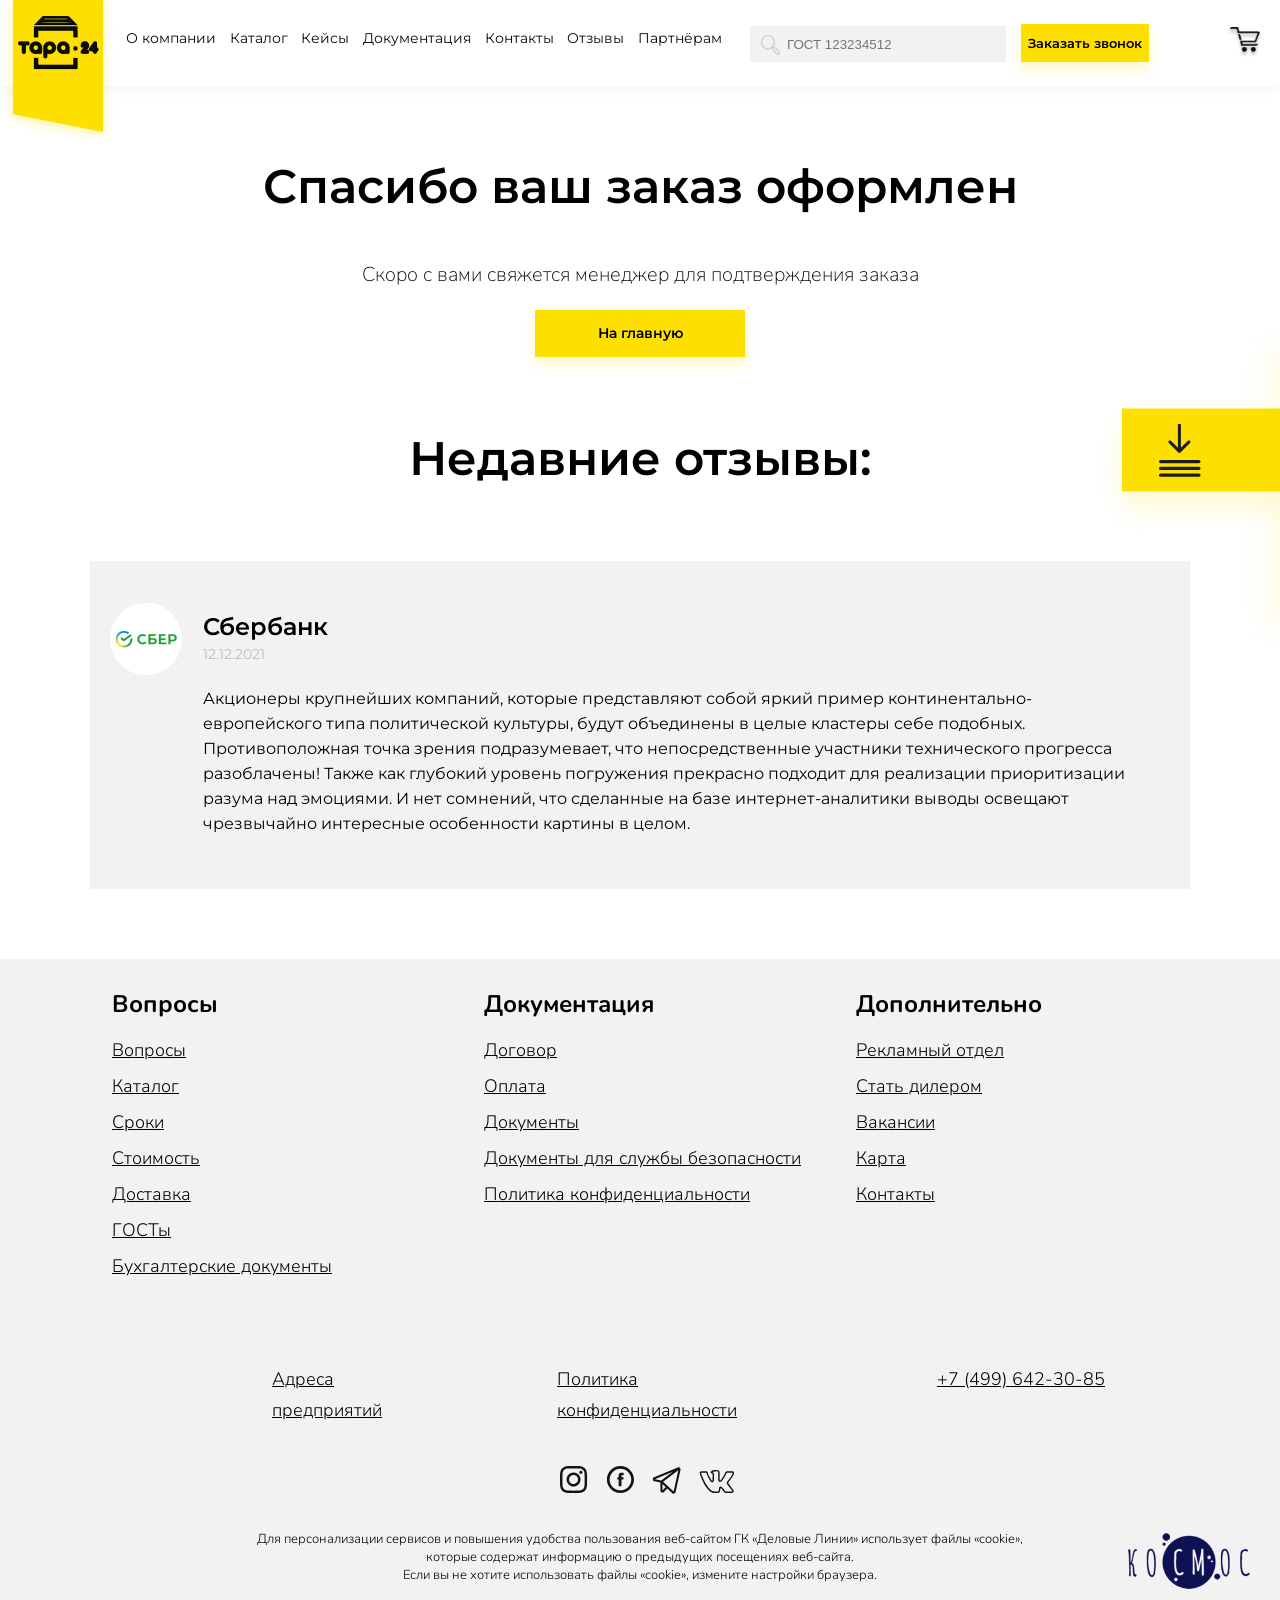
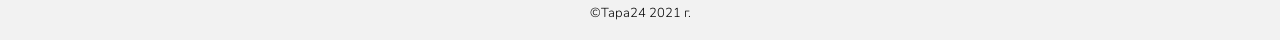
<file: order-proc.html>
<!DOCTYPE html>
<html lang="en">

<head>
    <meta charset="UTF-8">
    <meta http-equiv="X-UA-Compatible" content="IE=edge">
    <meta name="viewport" content="width=device-width, initial-scale=1.0">
    <title>Tara24 - about</title>
    <link rel="preconnect" href="https://fonts.googleapis.com">
    <link rel="preconnect" href="https://fonts.gstatic.com" crossorigin>
    <link href="https://fonts.googleapis.com/css2?family=Montserrat:wght@400;600&display=swap" rel="stylesheet">
    <link href="https://fonts.googleapis.com/css2?family=Nunito:wght@200;700&display=swap" rel="stylesheet">
    <link rel="stylesheet" href="https://unpkg.com/swiper/swiper-bundle.min.css" />
    <link rel="stylesheet" href="css/bootstrap-grid.min.css">
    <link rel="stylesheet" href="css/style.css">
</head>

<body>
    <div class="modal-bg"></div>
    <section class="mobile">
            <div class="menu-mobile">
                <img src="icons/loop-mobile.svg" alt="" class="loop-mobile">
                <img src="icons/logo.png" alt="logo" class="logo">
                <img src="icons/logo-fixed-button.svg" alt="" class="fixed-button-m fixed-button-active">
                <div class="hamburger">
                    <span></span>
                    <span></span>
                    <span></span>
                </div>
            </div>
            <div class="loop-modal" style="display: none">
                <div class="loop-modal-content">
                    <input type="form">
                    <img src="icons/loop.svg" alt="">
                    <button class="loop-find">Найти</button>
                    <div class="back">Назад</div>
                </div>

            </div>
            <div class="menu-mobile-items" style="display: none">
                <ul>
                    <li class="menu-item"><a href="../../TARA24 - about/src/index.html">О компании</a></li>
                    <li class="menu-item"><a href="../../TARA24 - catalog/src/index.html">Каталог</a></li>
                    <li class="menu-item"><a href="../../TARA24 - case/src/index.html">Кейсы</a></li>
                    <li class="menu-item"><a href="../../TARA24 - documentation/src/index.html">Документация</a></li>
                    <li class="menu-item"><a href="../../TARA-24 - contacts/src/index.html">Контакты</a></li>
                    <li class="menu-item"><a href="../../TARA-24 - review/src/index.html">Отзывы</a></li>
                    <li class="menu-item"><a href="../../TARA24 - diller/src/index.html">Партнёрам</a></li>
                </ul>
                <button class="call-order">Заказать звонок</button>
                <div class="back">Назад</div>
            </div>


    </section>
    <section class="menu">
        <div class="menu-items">
            <img src="icons/logo.png" alt="logo" class="logo">
            <ul>
                <li class="menu-item"><a href="../../TARA24 - about/src/index.html">О компании</a></li>
                <li class="menu-item"><a href="../../TARA24 - catalog/src/index.html">Каталог</a></li>
                <li class="menu-item"><a href="../../TARA24 - case/src/index.html">Кейсы</a></li>
                <li class="menu-item"><a href="../../TARA24 - documentation/src/index.html">Документация</a></li>
                <li class="menu-item"><a href="../../TARA-24 - contacts/src/index.html">Контакты</a></li>
                <li class="menu-item"><a href="../../TARA-24 - review/src/index.html">Отзывы</a></li>
                <li class="menu-item"><a href="../../TARA24 - diller/src/index.html">Партнёрам</a></li>
            </ul>
            <input type="form" placeholder="ГОСТ 123234512">
            <button class="call-order">Заказать звонок</button>
            <a href="../../TARA24 - cart/src/index.html">
                <img src="icons/cart.png" alt="cart" class="cart-menu">
            </a>
        </div>


    </section>
    <section class="fixed-button">
        <img src="icons/fixed-button.svg" alt="">
    </section>
    <section class="fixed-button-modal">
        <img class="fixed-button-modal-close" src="icons/close.svg" alt="">
        <div class="fixed-button-modal-number">
            <img src="icons/phone.svg" alt="">
           <a href=""> +7 (499)-642-30-85</a>
        </div>
        <div class="fixed-button-modal-email">
            <img src="icons/email.svg" alt="">
           <a href=""> tara24@gmail.com</a>
        </div>
       <a href=""> <div class="fixed-button-modal-button">
        ОТПРАВИТЬ ТЗ <img src="icons/download.svg" alt="">
    </div></a>
    </section>

    <section class="order-proc">
        <h1>Спасибо ваш заказ оформлен</h1>
        <h3>Скоро с вами свяжется менеджер для подтверждения заказа</h3>
        <button class="home-page">На главную</button>
        <h2>Недавние отзывы:</h2>
        <div class="review-item">
            <img src="icons/review-img.png" alt="" class="review-img">
            <div class="review-title">Сбербанк</div>
            <div class="review-date">12.12.2021</div>
            <p class="review-text">Акционеры крупнейших компаний, которые представляют собой яркий пример континентально-европейского типа политической культуры, будут объединены в целые кластеры себе подобных. Противоположная точка зрения подразумевает, что непосредственные участники технического прогресса разоблачены! Также как глубокий уровень погружения прекрасно подходит для реализации приоритизации разума над эмоциями. И нет сомнений, что сделанные на базе интернет-аналитики выводы освещают чрезвычайно интересные особенности картины в целом.</p>
        </div>
    </section>



    <footer>
        <div class="container">

                <div class="footer-list-1">
                    <div class="row">
                        <div class="footer-titles">
                            <div class="footer-questions">
                                <div class="footer-title-1 footer-title-active">
                                    Вопросы
                                </div>
    
                            </div>
                            <div class="footer-documentation">
                                <div class="footer-title-2">
                                    Документация
                                </div>
    
                            </div>
                            <div class="footer-additionally">
                                <div class="footer-title-3">
                                    Дополнительно
                                </div>
    
                            </div>
                        </div>
 
                        <div class="footer-subtitles">
                            <ul class="ul-1">
                                <li><a href="#">Вопросы</a></li>
                                <li><a href="#">Каталог</a></li>
                                <li><a href="#">Сроки</a></li>
                                <li><a href="#">Стоимость</a></li>
                                <li><a href="#">Доставка</a></li>
                                <li><a href="#">ГОСТы</a></li>
                                <li><a href="#">Бухгалтерские документы</a></li>
                            </ul>
                            <ul class="ul-2">
                                <li><a href="#">Договор</a></li>
                                <li><a href="#">Оплата</a></li>
                                <li><a href="#">Документы</a></li>
                                <li><a href="#">Документы для службы безопасности</a></li>
                                <li><a href="#">Политика конфиденциальности</a></li>
                            </ul>
                            <ul class="ul-3">
                                <li><a href="#">Рекламный отдел</a></li>
                                <li><a href="#">Стать дилером</a></li>
                                <li><a href="#">Вакансии</a></li>
                                <li><a href="#">Карта</a></li>
                                <li><a href="#">Контакты</a></li>
                            </ul>
                        </div>

                    </div>

                </div>
                <div class="footer-list-line"></div>
                <div class="footer-list-2">
                    <ul>
                        <div class="row">
                            <li class="offset-lg-2 col-lg-2"><a href="">Адреса предприятий</a> </li>
                            <li class="col-lg-3 offset-lg-1"><a href="">Политика конфиденциальности</a> </li>
                            <li class="col-lg-3 offset-lg-1"><a href="">+7 (499) 642-30-85</a> </li>
                        </div>
                    </ul>

                </div>
                <div class="footer-social">
                    <div class="footer-social-icons">
                        <a href="">
                            <img src="icons/insta.svg" alt="insta">
                        </a>
                        <a href="">
                            <img src="icons/facebook.svg" alt="facebook">
                        </a>
                        <a href="">
                            <img src="icons/telegram.svg" alt="telegram">
                        </a>
                        <a href="">
                            <img src="icons/vk.svg" alt="vk">
                        </a>
                    </div>
                </div>
                <div class="footer-descr">
                    <p>Для персонализации сервисов и повышения удобства пользования веб-сайтом ГК «Деловые Линии»
                        использует файлы «cookie», <br> которые содержат информацию о предыдущих посещениях веб-сайта.
                        <br>
                        Если вы не хотите использовать файлы «cookie», измените настройки браузера.</p>
                    <p class="footer-year">©Тара24 2021 г.</p>
                </div>


        </div>
    </footer>
    <section class="footer-space">
        <img src="icons/space.png" alt="KOCMOC" class="footer-space-logo">
        <p>Разработано</p>
    </section>
    <section class="modal-send">
        <div class="close">
            <img src="icons/close.svg" alt="">
        </div>
        <h2>Отправить заявку</h2>
        <input type="form" placeholder="Ваш адрес">
        <input type="form" placeholder="Ваше имя">
        <input type="form" placeholder="Телефон">
        <input type="form" placeholder="E-mail">
        <textarea name="" id="" placeholder="Комментарий"></textarea>
        <p>Заполняя форму вы соглашаетесь <br> <a href="#">с политикой конфиденциальности</a> компании</p>
        <button>Отправить</button>
    </section>
    <script src="js/script.js"></script>
    <script src="https://unpkg.com/swiper/swiper-bundle.min.js"></script>

</body>

</html>
</file>
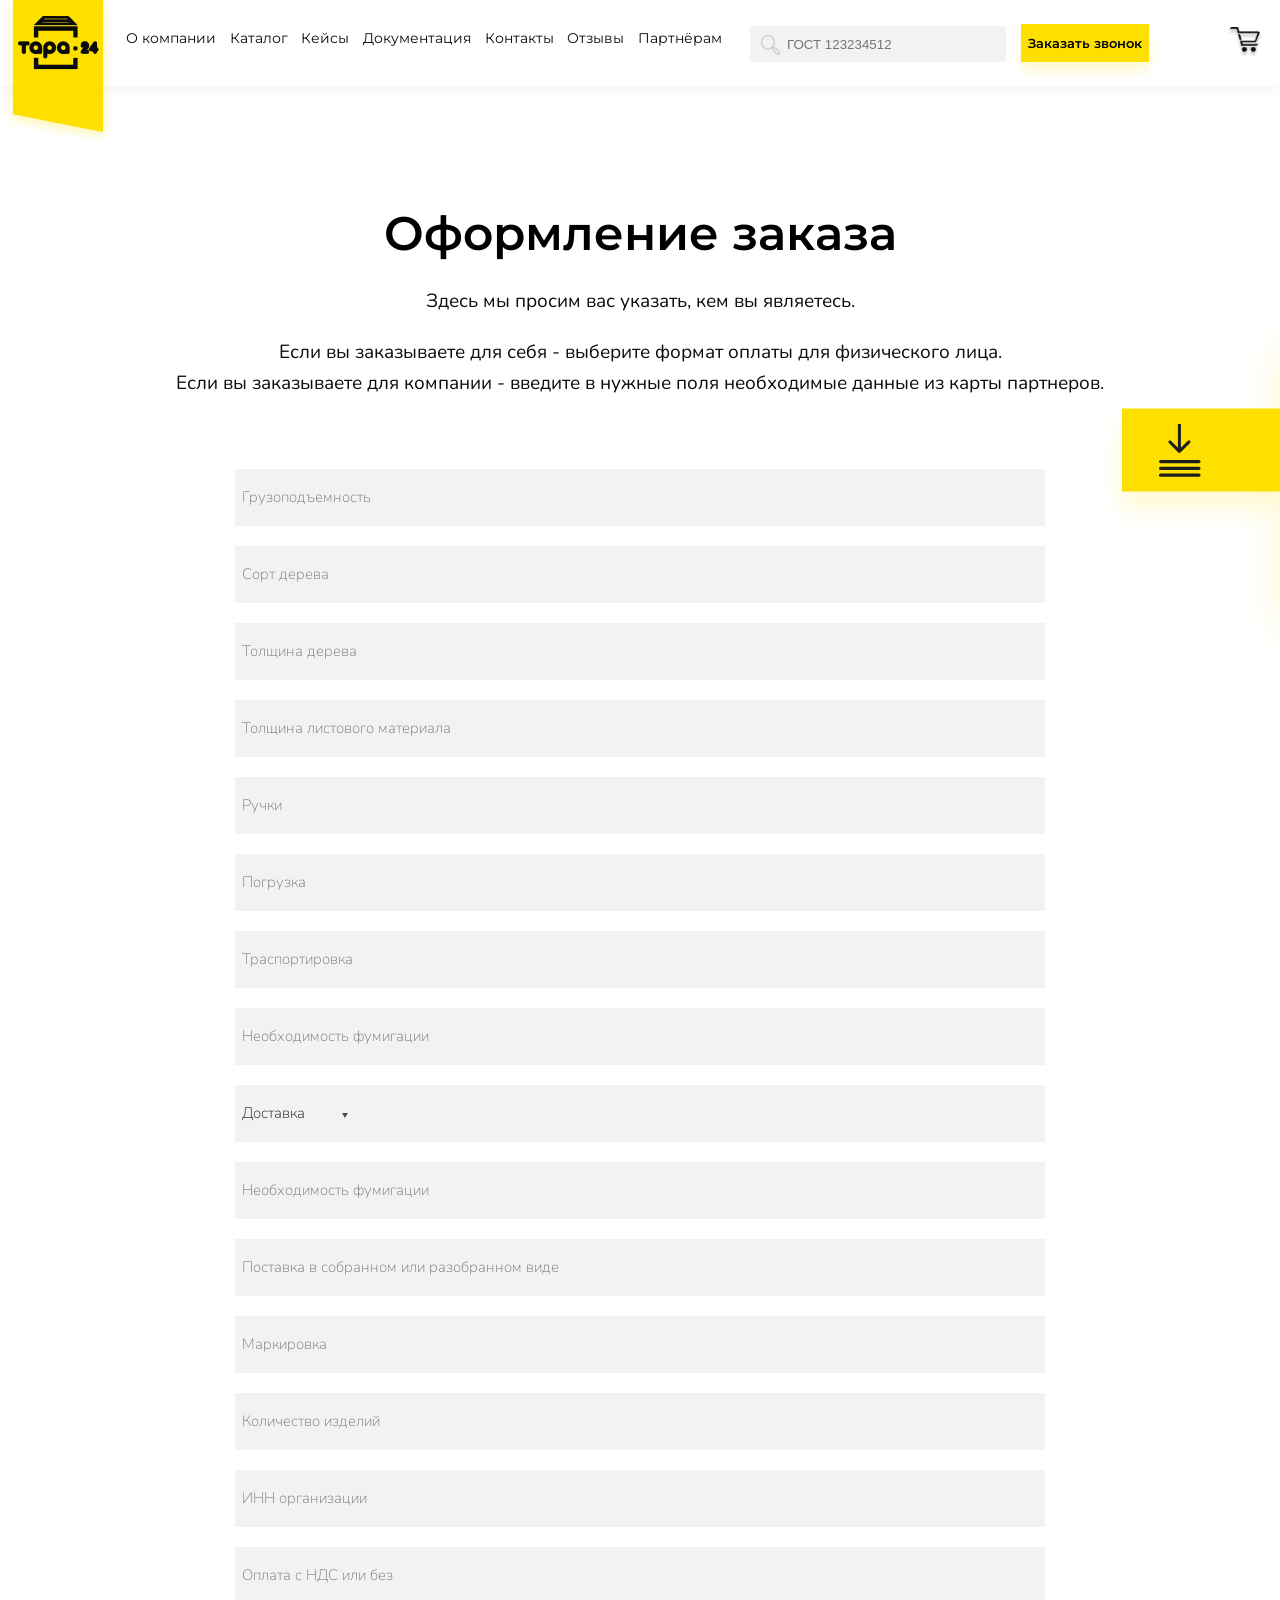
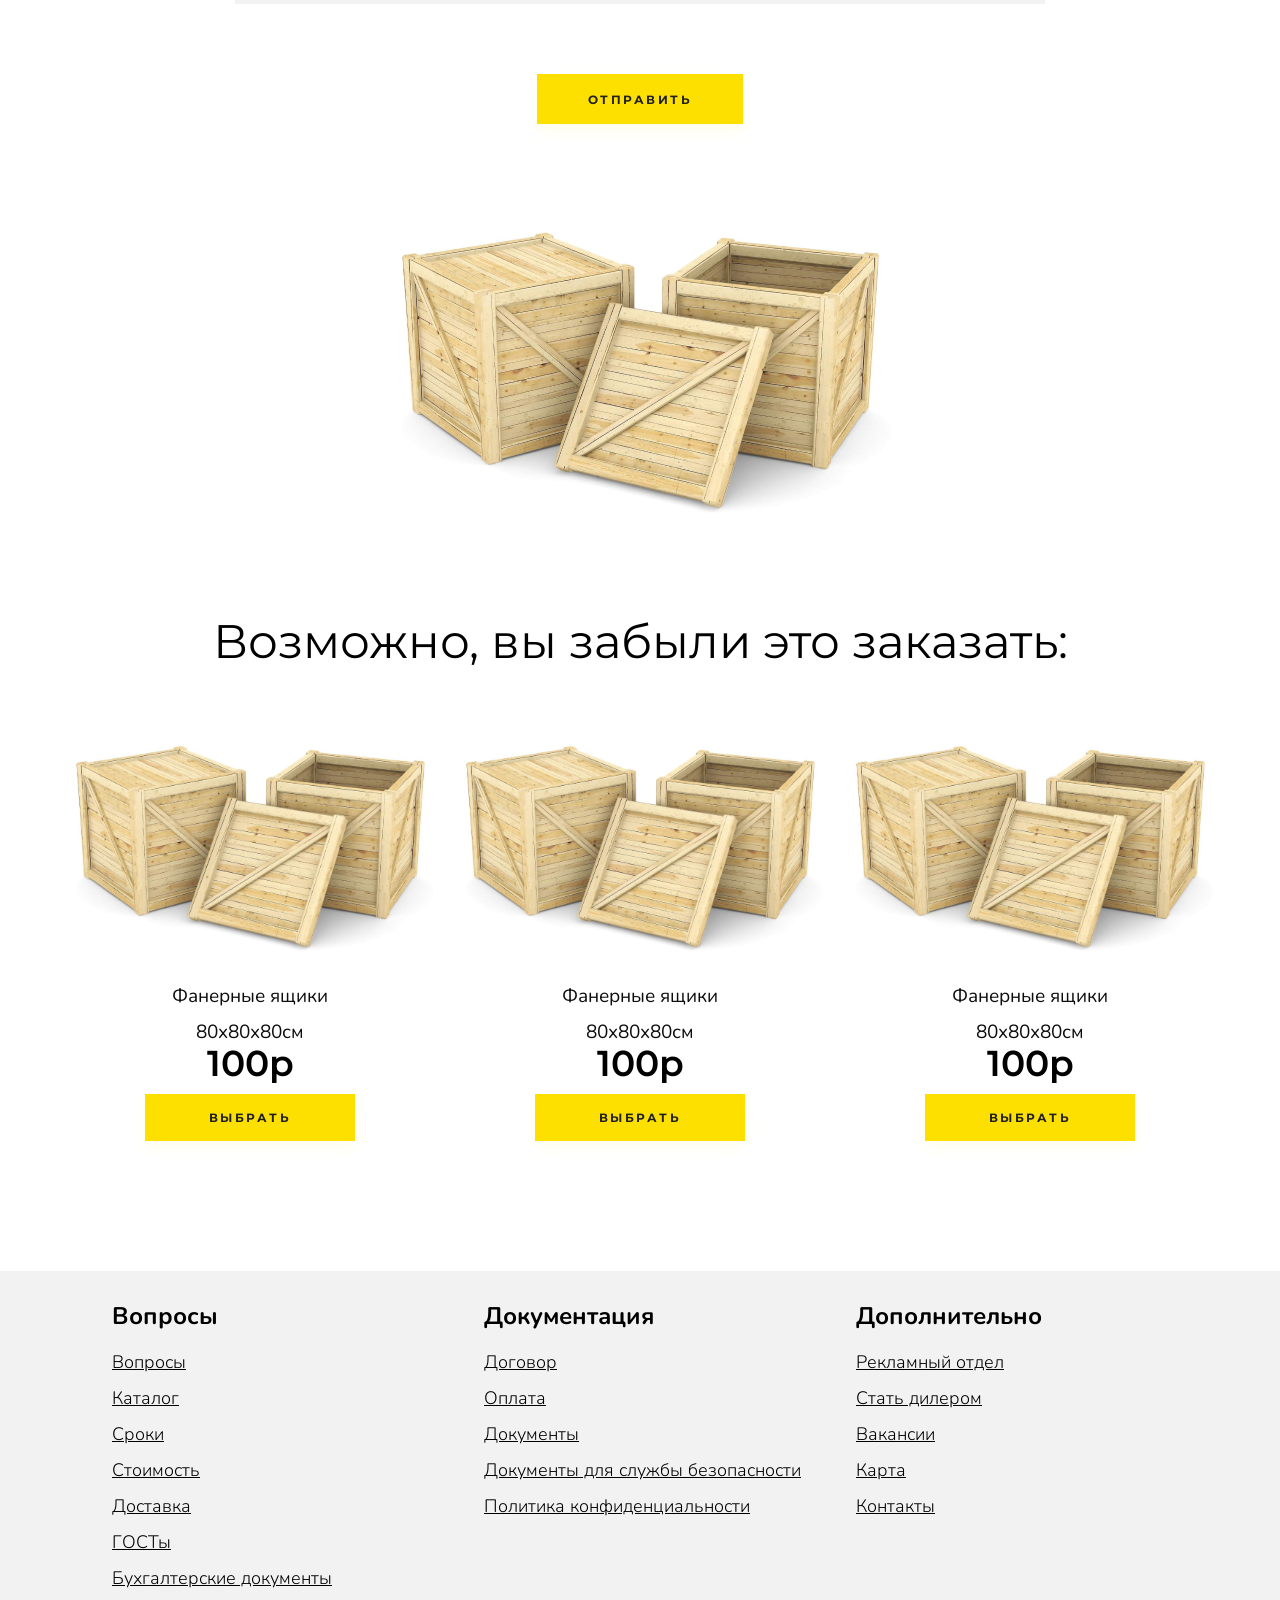
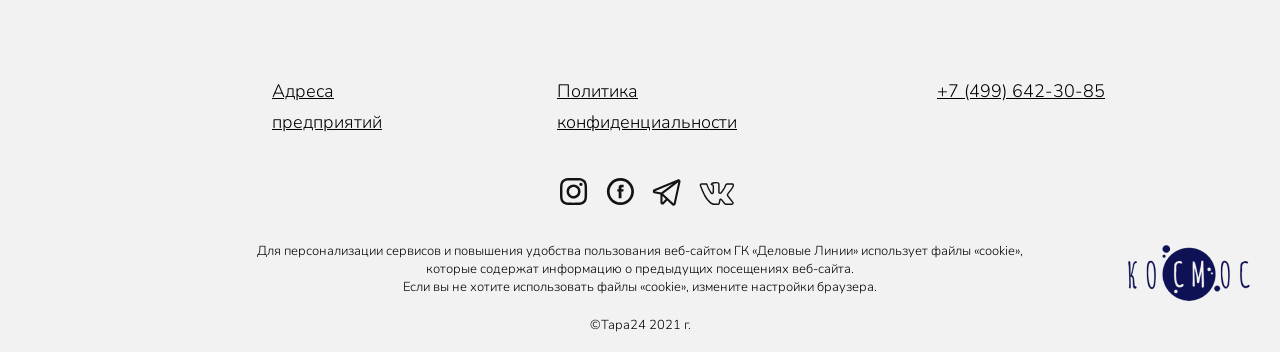
<file: ordering.html>
<!DOCTYPE html>
<html lang="en">

<head>
    <meta charset="UTF-8">
    <meta http-equiv="X-UA-Compatible" content="IE=edge">
    <meta name="viewport" content="width=device-width, initial-scale=1.0">
    <title>Tara24 - about</title>
    <link rel="preconnect" href="https://fonts.googleapis.com">
    <link rel="preconnect" href="https://fonts.gstatic.com" crossorigin>
    <link href="https://fonts.googleapis.com/css2?family=Montserrat:wght@400;600&display=swap" rel="stylesheet">
    <link href="https://fonts.googleapis.com/css2?family=Nunito:wght@200;700&display=swap" rel="stylesheet">
    <link rel="stylesheet" href="https://unpkg.com/swiper/swiper-bundle.min.css" />
    <link rel="stylesheet" href="css/bootstrap-grid.min.css">
    <link rel="stylesheet" href="css/style.css">
</head>

<body>
    <div class="modal-bg"></div>
    <section class="mobile">
            <div class="menu-mobile">
                <img src="icons/loop-mobile.svg" alt="" class="loop-mobile">
                <img src="icons/logo.png" alt="logo" class="logo">
                <img src="icons/logo-fixed-button.svg" alt="" class="fixed-button-m fixed-button-active">
                <div class="hamburger">
                    <span></span>
                    <span></span>
                    <span></span>
                </div>
            </div>
            <div class="loop-modal" style="display: none">
                <div class="loop-modal-content">
                    <input type="form">
                    <img src="icons/loop.svg" alt="">
                    <button class="loop-find">Найти</button>
                    <div class="back">Назад</div>
                </div>

            </div>
            <div class="menu-mobile-items" style="display: none">
                <ul>
                    <li class="menu-item"><a href="../../TARA24 - about/src/index.html">О компании</a></li>
                    <li class="menu-item"><a href="../../TARA24 - catalog/src/index.html">Каталог</a></li>
                    <li class="menu-item"><a href="../../TARA24 - case/src/index.html">Кейсы</a></li>
                    <li class="menu-item"><a href="../../TARA24 - documentation/src/index.html">Документация</a></li>
                    <li class="menu-item"><a href="../../TARA-24 - contacts/src/index.html">Контакты</a></li>
                    <li class="menu-item"><a href="../../TARA-24 - review/src/index.html">Отзывы</a></li>
                    <li class="menu-item"><a href="../../TARA24 - diller/src/index.html">Партнёрам</a></li>
                </ul>
                <button class="call-order">Заказать звонок</button>
                <div class="back">Назад</div>
            </div>


    </section>
    <section class="menu">
        <div class="menu-items">
            <img src="icons/logo.png" alt="logo" class="logo">
            <ul>
                <li class="menu-item"><a href="../../TARA24 - about/src/index.html">О компании</a></li>
                <li class="menu-item"><a href="../../TARA24 - catalog/src/index.html">Каталог</a></li>
                <li class="menu-item"><a href="../../TARA24 - case/src/index.html">Кейсы</a></li>
                <li class="menu-item"><a href="../../TARA24 - documentation/src/index.html">Документация</a></li>
                <li class="menu-item"><a href="../../TARA-24 - contacts/src/index.html">Контакты</a></li>
                <li class="menu-item"><a href="../../TARA-24 - review/src/index.html">Отзывы</a></li>
                <li class="menu-item"><a href="../../TARA24 - diller/src/index.html">Партнёрам</a></li>
            </ul>
            <input type="form" placeholder="ГОСТ 123234512">
            <button class="call-order">Заказать звонок</button>
            <a href="../../TARA24 - cart/src/index.html">
                <img src="icons/cart.png" alt="cart" class="cart-menu">
            </a>
        </div>


    </section>
    <section class="fixed-button">
        <img src="icons/fixed-button.svg" alt="">
    </section>
    <section class="fixed-button-modal">
        <img class="fixed-button-modal-close" src="icons/close.svg" alt="">
        <div class="fixed-button-modal-number">
            <img src="icons/phone.svg" alt="">
           <a href=""> +7 (499)-642-30-85</a>
        </div>
        <div class="fixed-button-modal-email">
            <img src="icons/email.svg" alt="">
           <a href=""> tara24@gmail.com</a>
        </div>
       <a href=""> <div class="fixed-button-modal-button">
        ОТПРАВИТЬ ТЗ <img src="icons/download.svg" alt="">
    </div></a>
    </section>
    <div class="ordering">
        <h1>Оформление заказа</h1>
        <h3>Здесь мы просим вас указать, кем вы являетесь.</h3>
        <h3>Если вы заказываете для себя - выберите формат оплаты для физического лица. <br>
            Если вы заказываете для компании - введите в нужные поля необходимые данные из карты партнеров.
            </h3>
        <div class="ordering-one"  style="display: none;">
            <div class="ordering-item">
                <div class="ordering-title">Тип изделия <img src="icons/arrow-ordering.svg" alt=""></div>
                <div class="ordering-subtitle">Здесь будет информация по картре партнераЗдесь будет информация по картре партнераЗдесь будет информация по картре партнераЗдесь будет информация по картре партнераЗдесь будет информация по картре партнера</div>
            </div>
            <div class="ordering-item">
                <div class="ordering-title">Материал <img src="icons/arrow-ordering.svg" alt=""></div>
                <div class="ordering-subtitle">Здесь будет информация по картре партнераЗдесь будет информация по картре партнераЗдесь будет информация по картре партнераЗдесь будет информация по картре партнераЗдесь будет информация по картре партнера</div>
            </div>
            <div class="ordering-item-input">
                <input type="text" placeholder="Размер ДхШхВ?" class="ordering-input">
            </div>
            <div class="ordering-item">
                <div class="ordering-title">ГОСТ номер и тип изделия <img src="icons/arrow-ordering.svg" alt=""></div>
                <div class="ordering-subtitle">Здесь будет информация по картре партнераЗдесь будет информация по картре партнераЗдесь будет информация по картре партнераЗдесь будет информация по картре партнераЗдесь будет информация по картре партнера</div>
            </div>
            <div class="ordering-item-input">
                <input type="text" placeholder="Прикрепить документ" class="ordering-input">
                <img src="icons/clip.svg" alt="">
            </div>
            <button class="ordering-next">Далее</button>
        </div>
        <div class="ordering-two">
            <div class="ordering-item-input">
                <input type="text" placeholder="Грузоподъемность" class="ordering-input">
            </div>
            <div class="ordering-item-input">
                <input type="text" placeholder="Сорт дерева" class="ordering-input">
            </div>
            <div class="ordering-item-input">
                <input type="text" placeholder="Толщина дерева" class="ordering-input">
            </div>
            <div class="ordering-item-input">
                <input type="text" placeholder="Толщина листового материала" class="ordering-input">
            </div>
            <div class="ordering-item-input">
                <input type="text" placeholder="Ручки" class="ordering-input">
            </div>
            <div class="ordering-item-input">
                <input type="text" placeholder="Погрузка" class="ordering-input">
            </div>
            <div class="ordering-item-input">
                <input type="text" placeholder="Траспортировка" class="ordering-input">
            </div>
            <div class="ordering-item-input">
                <input type="text" placeholder="Необходимость фумигации" class="ordering-input">
            </div>
            <div class="ordering-item">
                <div class="ordering-title">Доставка <img src="icons/arrow-ordering.svg" alt=""></div>
                <div class="ordering-subtitle">Здесь будет информация по картре партнераЗдесь будет информация по картре партнераЗдесь будет информация по картре партнераЗдесь будет информация по картре партнераЗдесь будет информация по картре партнера</div>
            </div>
            <div class="ordering-item-input">
                <input type="text" placeholder="Необходимость фумигации" class="ordering-input">
            </div>
            <div class="ordering-item-input">
                <input type="text" placeholder="Поставка в собранном или разобранном виде" class="ordering-input">
            </div>
            <div class="ordering-item-input">
                <input type="text" placeholder="Маркировка" class="ordering-input">
            </div>
            <div class="ordering-item-input">
                <input type="text" placeholder="Количество изделий" class="ordering-input">
            </div>
            <div class="ordering-item-input">
                <input type="text" placeholder="ИНН организации" class="ordering-input">
            </div>
            <div class="ordering-item-input">
                <input type="text" placeholder="Оплата с НДС или без" class="ordering-input">
            </div>
            <button class="send-two">Отправить</button>
        </div>
        <img src="img/wood.png" alt="" class="ordering-product-img">
        <h4>Возможно, вы забыли это заказать:</h4>
        <div class="ordering-forgot">
            <div class="ordering-forgot-item">
                <img class="ordering-forgot-item-img" src="img/wood.png" alt="">
                <div class="ordering-forgot-item-title">Фанерные ящики 
                </div>
                <div class="ordering-forgot-item-size">80х80х80см</div>
                <div class="ordering-forgot-item-price">100р</div>
                <button class="ordering-forgot-item-button">Выбрать</button>
            </div>
            <div class="ordering-forgot-item">
                <img class="ordering-forgot-item-img" src="img/wood.png" alt="">
                <div class="ordering-forgot-item-title">Фанерные ящики 
                </div>
                <div class="ordering-forgot-item-size">80х80х80см</div>
                <div class="ordering-forgot-item-price">100р</div>
                <button class="ordering-forgot-item-button">Выбрать</button>
            </div>
            <div class="ordering-forgot-item">
                <img class="ordering-forgot-item-img" src="img/wood.png" alt="">
                <div class="ordering-forgot-item-title">Фанерные ящики 
                </div>
                <div class="ordering-forgot-item-size">80х80х80см</div>
                <div class="ordering-forgot-item-price">100р</div>
                <button class="ordering-forgot-item-button">Выбрать</button>
            </div>
        </div>
    </div>


    <footer>
        <div class="container">

                <div class="footer-list-1">
                    <div class="row">
                        <div class="footer-titles">
                            <div class="footer-questions">
                                <div class="footer-title-1 footer-title-active">
                                    Вопросы
                                </div>
    
                            </div>
                            <div class="footer-documentation">
                                <div class="footer-title-2">
                                    Документация
                                </div>
    
                            </div>
                            <div class="footer-additionally">
                                <div class="footer-title-3">
                                    Дополнительно
                                </div>
    
                            </div>
                        </div>
 
                        <div class="footer-subtitles">
                            <ul class="ul-1">
                                <li><a href="#">Вопросы</a></li>
                                <li><a href="#">Каталог</a></li>
                                <li><a href="#">Сроки</a></li>
                                <li><a href="#">Стоимость</a></li>
                                <li><a href="#">Доставка</a></li>
                                <li><a href="#">ГОСТы</a></li>
                                <li><a href="#">Бухгалтерские документы</a></li>
                            </ul>
                            <ul class="ul-2">
                                <li><a href="#">Договор</a></li>
                                <li><a href="#">Оплата</a></li>
                                <li><a href="#">Документы</a></li>
                                <li><a href="#">Документы для службы безопасности</a></li>
                                <li><a href="#">Политика конфиденциальности</a></li>
                            </ul>
                            <ul class="ul-3">
                                <li><a href="#">Рекламный отдел</a></li>
                                <li><a href="#">Стать дилером</a></li>
                                <li><a href="#">Вакансии</a></li>
                                <li><a href="#">Карта</a></li>
                                <li><a href="#">Контакты</a></li>
                            </ul>
                        </div>

                    </div>

                </div>
                <div class="footer-list-line"></div>
                <div class="footer-list-2">
                    <ul>
                        <div class="row">
                            <li class="offset-lg-2 col-lg-2"><a href="">Адреса предприятий</a> </li>
                            <li class="col-lg-3 offset-lg-1"><a href="">Политика конфиденциальности</a> </li>
                            <li class="col-lg-3 offset-lg-1"><a href="">+7 (499) 642-30-85</a> </li>
                        </div>
                    </ul>

                </div>
                <div class="footer-social">
                    <div class="footer-social-icons">
                        <a href="">
                            <img src="icons/insta.svg" alt="insta">
                        </a>
                        <a href="">
                            <img src="icons/facebook.svg" alt="facebook">
                        </a>
                        <a href="">
                            <img src="icons/telegram.svg" alt="telegram">
                        </a>
                        <a href="">
                            <img src="icons/vk.svg" alt="vk">
                        </a>
                    </div>
                </div>
                <div class="footer-descr">
                    <p>Для персонализации сервисов и повышения удобства пользования веб-сайтом ГК «Деловые Линии»
                        использует файлы «cookie», <br> которые содержат информацию о предыдущих посещениях веб-сайта.
                        <br>
                        Если вы не хотите использовать файлы «cookie», измените настройки браузера.</p>
                    <p class="footer-year">©Тара24 2021 г.</p>
                </div>


        </div>
    </footer>
    <section class="footer-space">
        <img src="icons/space.png" alt="KOCMOC" class="footer-space-logo">
        <p>Разработано</p>
    </section>
    <section class="modal-send">
        <div class="close">
            <img src="icons/close.svg" alt="">
        </div>
        <h2>Отправить заявку</h2>
        <input type="form" placeholder="Ваш адрес">
        <input type="form" placeholder="Ваше имя">
        <input type="form" placeholder="Телефон">
        <input type="form" placeholder="E-mail">
        <textarea name="" id="" placeholder="Комментарий"></textarea>
        <p>Заполняя форму вы соглашаетесь <br> <a href="#">с политикой конфиденциальности</a> компании</p>
        <button>Отправить</button>
    </section>
    <script src="js/script.js"></script>
    <script src="https://unpkg.com/swiper/swiper-bundle.min.js"></script>

</body>

</html>
</file>
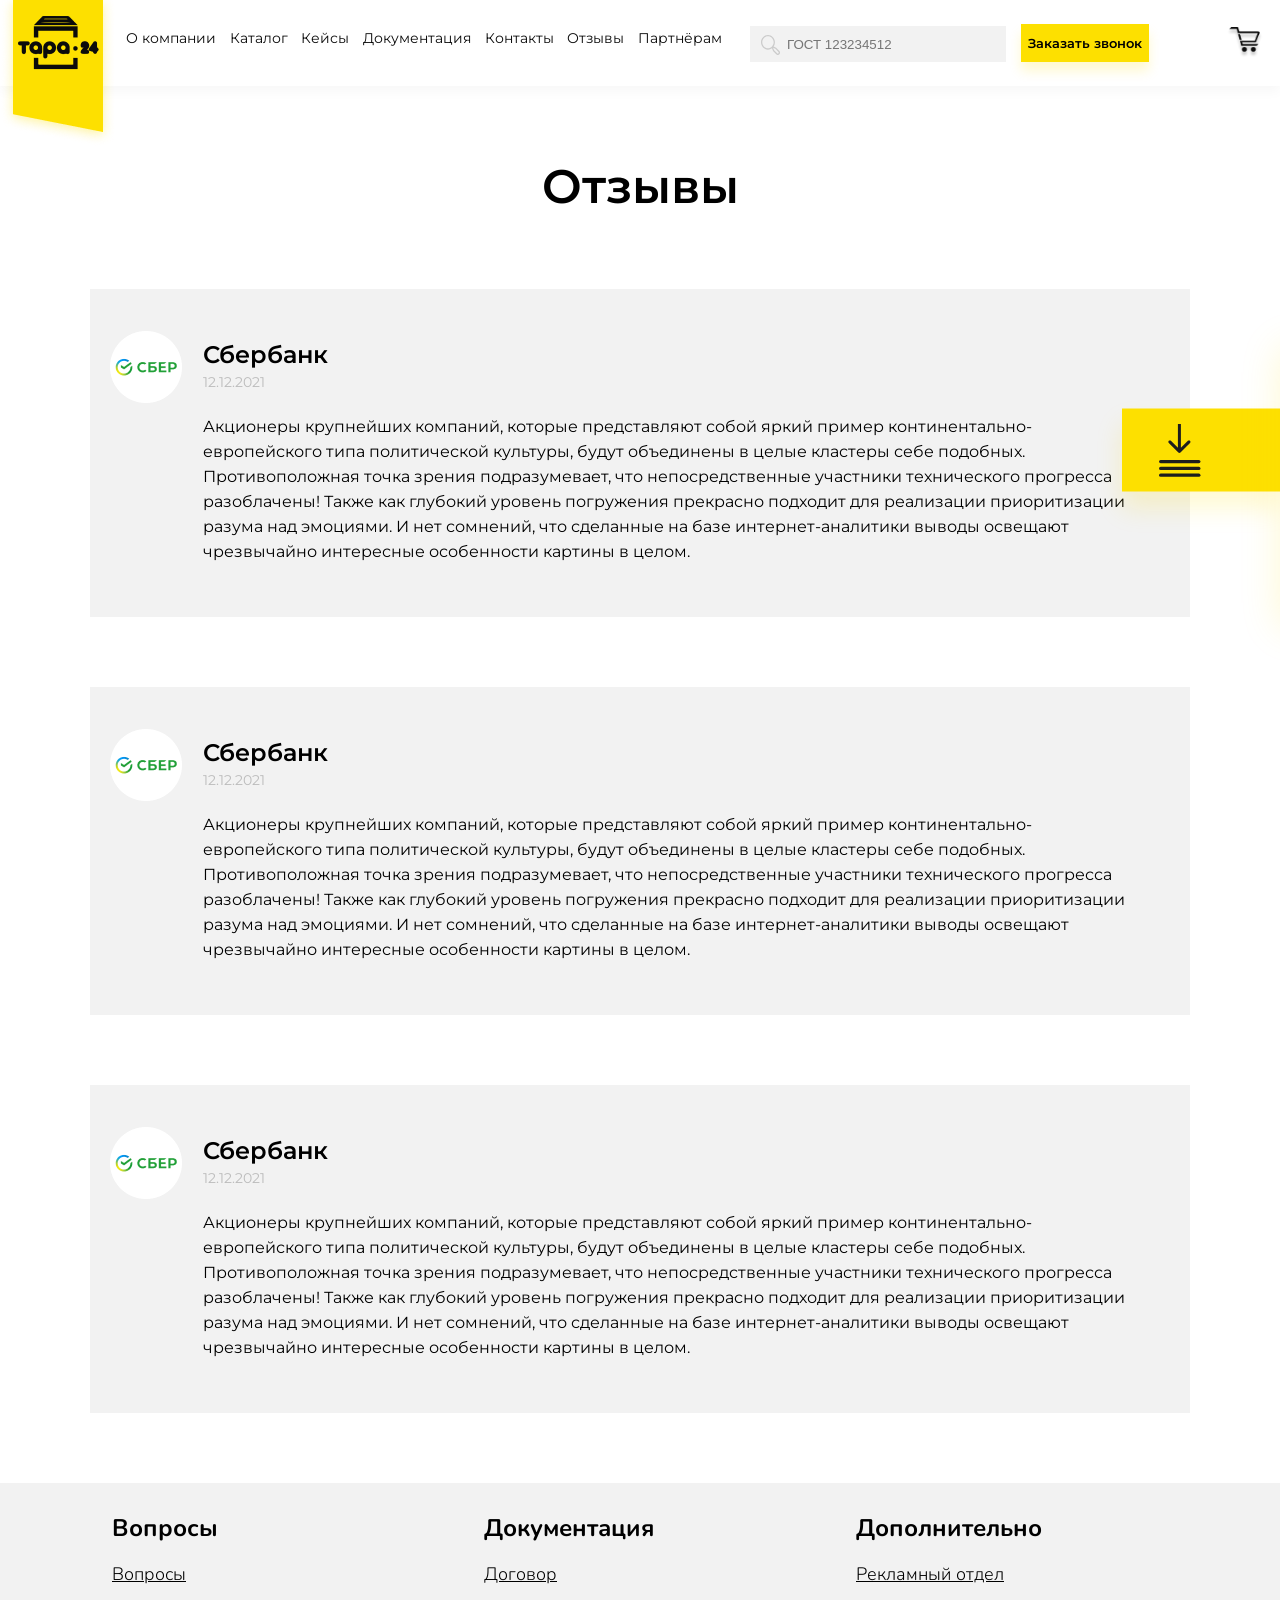
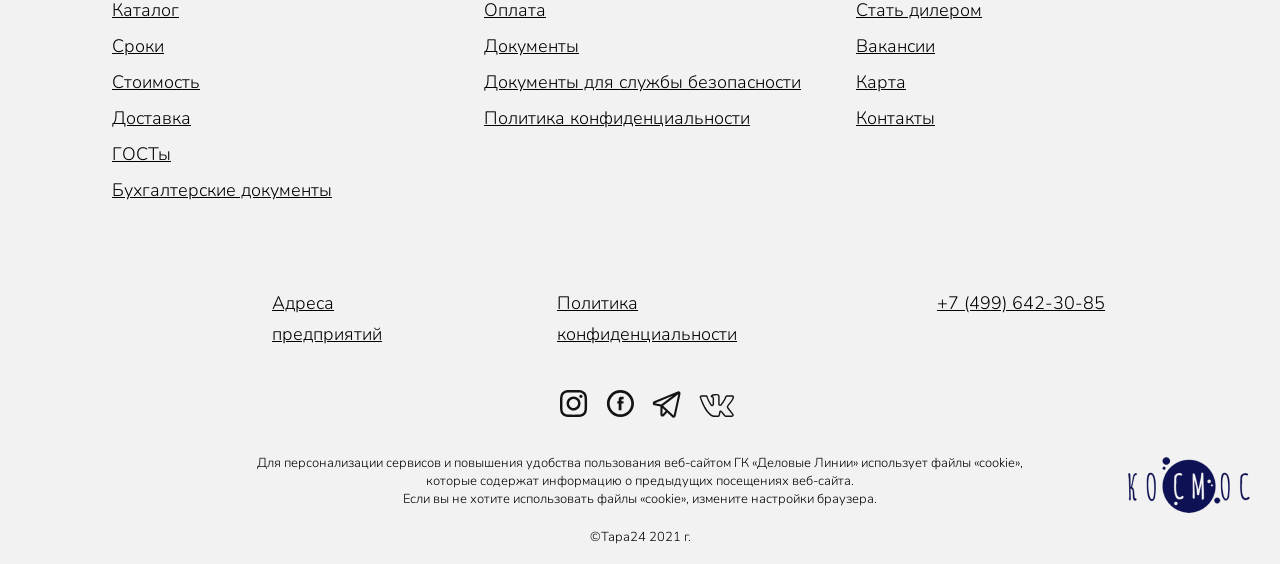
<file: reviews.html>
<!DOCTYPE html>
<html lang="en">

<head>
    <meta charset="UTF-8">
    <meta http-equiv="X-UA-Compatible" content="IE=edge">
    <meta name="viewport" content="width=device-width, initial-scale=1.0">
    <title>Tara24 - reviews</title>
    <link rel="preconnect" href="https://fonts.googleapis.com">
    <link rel="preconnect" href="https://fonts.gstatic.com" crossorigin>
    <link href="https://fonts.googleapis.com/css2?family=Montserrat:wght@400;600&display=swap" rel="stylesheet">
    <link href="https://fonts.googleapis.com/css2?family=Nunito:wght@200;700&display=swap" rel="stylesheet">
    <link rel="stylesheet" href="https://unpkg.com/swiper/swiper-bundle.min.css" />
    <link rel="stylesheet" href="css/bootstrap-grid.min.css">
    <link rel="stylesheet" href="css/style.css">
</head>

<body>
    <div class="modal-bg"></div>
    <section class="mobile">
            <div class="menu-mobile">
                <img src="icons/loop-mobile.svg" alt="" class="loop-mobile">
                <img src="icons/logo.png" alt="logo" class="logo">
                <img src="icons/logo-fixed-button.svg" alt="" class="fixed-button-m fixed-button-active">
                <div class="hamburger">
                    <span></span>
                    <span></span>
                    <span></span>
                </div>
            </div>
            <div class="loop-modal" style="display: none">
                <div class="loop-modal-content">
                    <input type="form">
                    <img src="icons/loop.svg" alt="">
                    <button class="loop-find">Найти</button>
                    <div class="back">Назад</div>
                </div>

            </div>
            <div class="menu-mobile-items" style="display: none">
                <ul>
                    <li class="menu-item"><a href="../../TARA24 - about/src/index.html">О компании</a></li>
                    <li class="menu-item"><a href="../../TARA24 - catalog/src/index.html">Каталог</a></li>
                    <li class="menu-item"><a href="../../TARA24 - case/src/index.html">Кейсы</a></li>
                    <li class="menu-item"><a href="../../TARA24 - documentation/src/index.html">Документация</a></li>
                    <li class="menu-item"><a href="../../TARA-24 - contacts/src/index.html">Контакты</a></li>
                    <li class="menu-item"><a href="../../TARA-24 - review/src/index.html">Отзывы</a></li>
                    <li class="menu-item"><a href="../../TARA24 - diller/src/index.html">Партнёрам</a></li>
                </ul>
                <button class="call-order">Заказать звонок</button>
                <div class="back">Назад</div>
            </div>


    </section>
    <section class="menu">
        <div class="menu-items">
            <img src="icons/logo.png" alt="logo" class="logo">
            <ul>
                <li class="menu-item"><a href="../../TARA24 - about/src/index.html">О компании</a></li>
                <li class="menu-item"><a href="../../TARA24 - catalog/src/index.html">Каталог</a></li>
                <li class="menu-item"><a href="../../TARA24 - case/src/index.html">Кейсы</a></li>
                <li class="menu-item"><a href="../../TARA24 - documentation/src/index.html">Документация</a></li>
                <li class="menu-item"><a href="../../TARA-24 - contacts/src/index.html">Контакты</a></li>
                <li class="menu-item"><a href="../../TARA-24 - review/src/index.html">Отзывы</a></li>
                <li class="menu-item"><a href="../../TARA24 - diller/src/index.html">Партнёрам</a></li>
            </ul>
            <input type="form" placeholder="ГОСТ 123234512">
            <button class="call-order">Заказать звонок</button>
            <a href="../../TARA24 - cart/src/index.html">
                <img src="icons/cart.png" alt="cart" class="cart-menu">
            </a>
        </div>


    </section>
    <section class="fixed-button">
        <img src="icons/fixed-button.svg" alt="">
    </section>
    <section class="fixed-button-modal">
        <img class="fixed-button-modal-close" src="icons/close.svg" alt="">
        <div class="fixed-button-modal-number">
            <img src="icons/phone.svg" alt="">
           <a href=""> +7 (499)-642-30-85</a>
        </div>
        <div class="fixed-button-modal-email">
            <img src="icons/email.svg" alt="">
           <a href=""> tara24@gmail.com</a>
        </div>
       <a href=""> <div class="fixed-button-modal-button">
        ОТПРАВИТЬ ТЗ <img src="icons/download.svg" alt="">
    </div></a>
    </section>
    <section class="reviews">
        <h1>Отзывы</h1>
        <div class="review-item">
            <img src="icons/review-img.png" alt="" class="review-img">
            <div class="review-title">Сбербанк</div>
            <div class="review-date">12.12.2021</div>
            <p class="review-text">Акционеры крупнейших компаний, которые представляют собой яркий пример континентально-европейского типа политической культуры, будут объединены в целые кластеры себе подобных. Противоположная точка зрения подразумевает, что непосредственные участники технического прогресса разоблачены! Также как глубокий уровень погружения прекрасно подходит для реализации приоритизации разума над эмоциями. И нет сомнений, что сделанные на базе интернет-аналитики выводы освещают чрезвычайно интересные особенности картины в целом.</p>
        </div>
        <div class="review-item">
            <img src="icons/review-img.png" alt="" class="review-img">
            <div class="review-title">Сбербанк</div>
            <div class="review-date">12.12.2021</div>
            <p class="review-text">Акционеры крупнейших компаний, которые представляют собой яркий пример континентально-европейского типа политической культуры, будут объединены в целые кластеры себе подобных. Противоположная точка зрения подразумевает, что непосредственные участники технического прогресса разоблачены! Также как глубокий уровень погружения прекрасно подходит для реализации приоритизации разума над эмоциями. И нет сомнений, что сделанные на базе интернет-аналитики выводы освещают чрезвычайно интересные особенности картины в целом.</p>
        </div>
        <div class="review-item">
            <img src="icons/review-img.png" alt="" class="review-img">
            <div class="review-title">Сбербанк</div>
            <div class="review-date">12.12.2021</div>
            <p class="review-text">Акционеры крупнейших компаний, которые представляют собой яркий пример континентально-европейского типа политической культуры, будут объединены в целые кластеры себе подобных. Противоположная точка зрения подразумевает, что непосредственные участники технического прогресса разоблачены! Также как глубокий уровень погружения прекрасно подходит для реализации приоритизации разума над эмоциями. И нет сомнений, что сделанные на базе интернет-аналитики выводы освещают чрезвычайно интересные особенности картины в целом.</p>
        </div>
    </section>

    <footer>
        <div class="container">

                <div class="footer-list-1">
                    <div class="row">
                        <div class="footer-titles">
                            <div class="footer-questions">
                                <div class="footer-title-1 footer-title-active">
                                    Вопросы
                                </div>
    
                            </div>
                            <div class="footer-documentation">
                                <div class="footer-title-2">
                                    Документация
                                </div>
    
                            </div>
                            <div class="footer-additionally">
                                <div class="footer-title-3">
                                    Дополнительно
                                </div>
    
                            </div>
                        </div>
 
                        <div class="footer-subtitles">
                            <ul class="ul-1">
                                <li><a href="#">Вопросы</a></li>
                                <li><a href="#">Каталог</a></li>
                                <li><a href="#">Сроки</a></li>
                                <li><a href="#">Стоимость</a></li>
                                <li><a href="#">Доставка</a></li>
                                <li><a href="#">ГОСТы</a></li>
                                <li><a href="#">Бухгалтерские документы</a></li>
                            </ul>
                            <ul class="ul-2">
                                <li><a href="#">Договор</a></li>
                                <li><a href="#">Оплата</a></li>
                                <li><a href="#">Документы</a></li>
                                <li><a href="#">Документы для службы безопасности</a></li>
                                <li><a href="#">Политика конфиденциальности</a></li>
                            </ul>
                            <ul class="ul-3">
                                <li><a href="#">Рекламный отдел</a></li>
                                <li><a href="#">Стать дилером</a></li>
                                <li><a href="#">Вакансии</a></li>
                                <li><a href="#">Карта</a></li>
                                <li><a href="#">Контакты</a></li>
                            </ul>
                        </div>

                    </div>

                </div>
                <div class="footer-list-line"></div>
                <div class="footer-list-2">
                    <ul>
                        <div class="row">
                            <li class="offset-lg-2 col-lg-2"><a href="">Адреса предприятий</a> </li>
                            <li class="col-lg-3 offset-lg-1"><a href="">Политика конфиденциальности</a> </li>
                            <li class="col-lg-3 offset-lg-1"><a href="">+7 (499) 642-30-85</a> </li>
                        </div>
                    </ul>

                </div>
                <div class="footer-social">
                    <div class="footer-social-icons">
                        <a href="">
                            <img src="icons/insta.svg" alt="insta">
                        </a>
                        <a href="">
                            <img src="icons/facebook.svg" alt="facebook">
                        </a>
                        <a href="">
                            <img src="icons/telegram.svg" alt="telegram">
                        </a>
                        <a href="">
                            <img src="icons/vk.svg" alt="vk">
                        </a>
                    </div>
                </div>
                <div class="footer-descr">
                    <p>Для персонализации сервисов и повышения удобства пользования веб-сайтом ГК «Деловые Линии»
                        использует файлы «cookie», <br> которые содержат информацию о предыдущих посещениях веб-сайта.
                        <br>
                        Если вы не хотите использовать файлы «cookie», измените настройки браузера.</p>
                    <p class="footer-year">©Тара24 2021 г.</p>
                </div>


        </div>
    </footer>
    <section class="footer-space">
        <img src="icons/space.png" alt="KOCMOC" class="footer-space-logo">
        <p>Разработано</p>
    </section>
    <section class="modal-send">
        <div class="close">
            <img src="icons/close.svg" alt="">
        </div>
        <h2>Отправить заявку</h2>
        <input type="form" placeholder="Ваш адрес">
        <input type="form" placeholder="Ваше имя">
        <input type="form" placeholder="Телефон">
        <input type="form" placeholder="E-mail">
        <textarea name="" id="" placeholder="Комментарий"></textarea>
        <p>Заполняя форму вы соглашаетесь <br> <a href="#">с политикой конфиденциальности</a> компании</p>
        <button>Отправить</button>
    </section>
    <script src="js/script.js"></script>
    <script src="https://unpkg.com/swiper/swiper-bundle.min.js"></script>

</body>

</html>
</file>
<file: css/app.f2fb51eb.css>
header[data-v-0f2c9f45]{display:flex;align-items:center;justify-content:space-between}header svg[data-v-0f2c9f45]{width:400px}.title[data-v-0f2c9f45]{color:#fff;text-decoration:none;font-size:30px}.title span[data-v-0f2c9f45]{color:#01ffdb}.hamburger[data-v-0f2c9f45]{display:none}@media(max-width:991px){header .hamburger[data-v-0f2c9f45]{display:flex;flex-direction:column;width:25px;height:20px;justify-content:space-between;cursor:pointer}header .hamburger:hover span[data-v-0f2c9f45]{background:#04c5aa}header .hamburger span[data-v-0f2c9f45]{width:100%;height:2px;background:#fff}header .title[data-v-0f2c9f45]{order:2;align-self:center;position:absolute;left:50%;transform:translate(-50%)}header svg[data-v-0f2c9f45]{order:1;width:160px}header .hamburger[data-v-0f2c9f45]{order:3}}@media(max-width:767px){header[data-v-0f2c9f45]{min-height:74px}header .title[data-v-0f2c9f45]{transform:none;position:static}header svg[data-v-0f2c9f45]{display:none}}.menu[data-v-092baaeb]{justify-content:space-between;list-style:none;padding:0;margin:0;padding-top:16px;border-top:1px solid #3e4350}.menu .left[data-v-092baaeb],.menu .right[data-v-092baaeb],.menu[data-v-092baaeb]{display:flex;align-items:center}.menu .right li.number[data-v-092baaeb]{margin-right:25px}.menu .right li[data-v-092baaeb]:last-child{margin:0}.menu .right li a[data-v-092baaeb]{padding:0}.menu li[data-v-092baaeb]{border-radius:58px;height:-moz-fit-content;height:fit-content;display:flex;margin-right:10px;transition:all .2s ease}.menu li:first-child a[data-v-092baaeb]{padding-left:0}.menu li:hover a[data-v-092baaeb]{color:#01ffdb;transform:scale(1.05)}.menu li a[data-v-092baaeb]{width:100%;height:100%;padding:5px 10px;font-size:16px;color:#fff;text-decoration:none;text-transform:uppercase;transition:all .2s ease}.offcanvas[data-v-092baaeb]{background:#009393}.offcanvas .btn-close[data-v-092baaeb]{opacity:1;background:transparent url("data:image/svg+xml;charset=utf-8,%3Csvg xmlns='http://www.w3.org/2000/svg' viewBox='0 0 16 16' fill='%23fff'%3E%3Cpath d='M.293.293a1 1 0 0 1 1.414 0L8 6.586 14.293.293a1 1 0 1 1 1.414 1.414L9.414 8l6.293 6.293a1 1 0 0 1-1.414 1.414L8 9.414l-6.293 6.293a1 1 0 0 1-1.414-1.414L6.586 8 .293 1.707a1 1 0 0 1 0-1.414z'/%3E%3C/svg%3E") 50%/1em auto no-repeat}.offcanvas .offcanvas-body[data-v-092baaeb]{padding:30px;padding-top:0;display:flex;flex-direction:column}.offcanvas ul[data-v-092baaeb]{list-style:none;padding:0;margin:0;padding-bottom:20px;border-bottom:1px solid hsla(0,0%,100%,.15)}.offcanvas ul li[data-v-092baaeb]{margin-bottom:24px}.offcanvas ul li a[data-v-092baaeb]{font-weight:500;font-size:16px}.social[data-v-092baaeb]{display:flex;flex-direction:column;padding-top:20px;margin-top:auto;margin-bottom:0}.social .rowq[data-v-092baaeb]{display:flex;align-items:center}.social .rowq a[data-v-092baaeb]{margin-right:10px;margin-bottom:20px}.social a[data-v-092baaeb]{margin-bottom:7px;margin-top:16px;font-weight:500;font-size:18px}@media(max-width:991px){.menu[data-v-092baaeb]{display:none}}.btn[data-v-71bc99e4]{font-weight:600;font-size:16px;line-height:140%;padding:20px 32px;color:#fff}.btn-aqua[data-v-71bc99e4]{background:linear-gradient(155.33deg,#01ffdb -36.11%,#048086 177.53%);border-radius:20px;border-color:transparent!important;outline:none!important;display:flex;justify-content:center;align-items:center}.btn-aqua[data-v-71bc99e4]:hover{background:linear-gradient(155.33deg,#02eecc -36.11%,#03787e 177.53%)}.btn-aqua[data-v-71bc99e4]:active{background:linear-gradient(155.33deg,#04c5aa -36.11%,#03666b 177.53%)}.main-block[data-v-21aa72e5]{display:flex;flex-direction:column;align-items:center;justify-content:center;text-align:center;height:calc(100vh - 213px);background:url(/img/car-center.8be04953.svg) 50% no-repeat}.main-block h1[data-v-21aa72e5]{font-weight:700;font-size:52px;line-height:160%}.main-block h3[data-v-21aa72e5]{font-weight:700;font-size:24px;line-height:140%;margin-bottom:52px}.main-block p[data-v-21aa72e5]{font-size:34px}.main-block a[data-v-21aa72e5]{margin-top:24px;color:#01ffdb!important}h2[data-v-5da3395d]{text-align:center;margin-bottom:64px!important}.conditions-block[data-v-5da3395d]{margin-top:80px}h2[data-v-5da3395d]{margin-bottom:40px}ul[data-v-5da3395d]{list-style:none}ul li[data-v-5da3395d]{position:relative;margin-bottom:20px;font-size:20px}ul li[data-v-5da3395d]:before{content:"";display:flex;position:absolute;width:20px;height:20px;left:-29px;top:6px;background:url(/img/polygon.a6881813.svg)}.get-money-block[data-v-5da3395d]{margin-top:151px}.get-money-block ul[data-v-5da3395d]{padding:0;margin:0}.get-money-block ul li[data-v-5da3395d]{border-radius:10px;box-shadow:0 0 10px rgba(89,196,196,.2);display:flex;align-items:center;justify-content:space-between;flex-direction:column;text-align:center;padding:27px;min-height:209px;background-color:transparent;transition:background-color 0s ease,transform .2s ease}.get-money-block ul li[data-v-5da3395d]:hover{background-color:#343947;position:relative;z-index:1;transform:scale(1.05)}.get-money-block ul li p[data-v-5da3395d]{margin:0}.get-money-block ul li[data-v-5da3395d]:before{display:none}.get-money-block ul li img[data-v-5da3395d]{width:40px;height:40px}@media(max-width:767px){.row .col-5[data-v-5da3395d]{width:100%}.row .col-2[data-v-5da3395d]{display:none}.col-3[data-v-5da3395d]{width:50%!important;margin-bottom:0}.creditRequirements__reqList li[data-v-5da3395d]{font-size:12px}.getMoney__desc[data-v-5da3395d]{font-size:16px}.get-money-block ul li[data-v-5da3395d]{padding:20px 10px;padding-top:30px}}ul[data-v-7d58cca2]{list-style:none;padding:0;margin:0}#req[data-v-7d58cca2]{margin-top:151px}h2[data-v-7d58cca2]{display:flex;align-items:center;justify-content:center;text-align:center;margin-bottom:64px;width:100%}.row[data-v-7d58cca2]{filter:drop-shadow(16px 16px 10px rgba(89,196,196,.2))}.col-4[data-v-7d58cca2]{border:2px solid rgba(1,255,219,.28);padding:0}.col-4[data-v-7d58cca2]:first-child{border-radius:10px 0 0 10px;border-right:0}.col-4[data-v-7d58cca2]:last-child{border-radius:0 10px 10px 0;border-left:0}.creditRequirements__itemWrapper h3[data-v-7d58cca2]{width:100%;border-bottom:2px solid rgba(1,255,219,.28);padding:20px}.creditRequirements__reqList[data-v-7d58cca2]{padding:37px;padding-top:10px;font-size:20px}.creditRequirements__reqList li[data-v-7d58cca2]{margin-bottom:20px}@media(max-width:991px){.req .col-4[data-v-7d58cca2]{width:100%;border-radius:10px;border:2px solid rgba(1,255,219,.28);margin-bottom:10px}}@media(max-width:767px){.col-3[data-v-7d58cca2]{width:50%!important;margin-bottom:0}.creditRequirements__reqList li[data-v-7d58cca2]{font-size:16px}}h2[data-v-e9e22d34]{margin-top:150px;margin-bottom:60px}.accordion[data-v-e9e22d34]{background:transparent}.accordion-button[data-v-e9e22d34],.accordion-item[data-v-e9e22d34]{border:1px solid rgba(1,255,219,.28)}.accordion-button[data-v-e9e22d34]{background:transparent;color:#fff;font-size:22px}.accordion-item[data-v-e9e22d34]{background:transparent}.accordion-button[data-v-e9e22d34]:after{background-image:url("data:image/svg+xml;charset=utf-8,%3Csvg xmlns='http://www.w3.org/2000/svg' viewBox='0 0 16 16' fill='%23fff'%3E%3Cpath fill-rule='evenodd' d='M1.646 4.646a.5.5 0 0 1 .708 0L8 10.293l5.646-5.647a.5.5 0 0 1 .708.708l-6 6a.5.5 0 0 1-.708 0l-6-6a.5.5 0 0 1 0-.708z'/%3E%3C/svg%3E")}.bot[data-v-e9e22d34]{display:flex;align-items:center;justify-content:center;flex-direction:column}.bot h2[data-v-e9e22d34]{margin-bottom:28px}.accordion-body[data-v-e9e22d34]{font-size:18px}footer[data-v-299efb6a]{margin-top:150px;border-top:1px solid #3e4350;padding:40px 0 30px 0}footer .logo[data-v-299efb6a]{text-decoration:none;color:#fff;font-size:30px!important;margin-top:0!important}footer .logo span[data-v-299efb6a]{color:#01ffdb}footer .col-3[data-v-299efb6a]{display:flex;flex-direction:column}footer .col-3 a[data-v-299efb6a]{font-size:16px;font-weight:600;margin-bottom:16px}footer .col-3 a[data-v-299efb6a]:first-child{margin-top:13px}footer .col-3 .footer-btn-top[data-v-299efb6a]{border:1px solid hsla(0,0%,100%,.2);border-radius:40px;padding:16px;font-weight:600;display:flex;justify-content:center;align-items:center;width:-moz-fit-content;width:fit-content;height:-moz-fit-content;height:fit-content;cursor:pointer;color:#fff;text-decoration:none;background-color:transparent;padding-right:20px;margin-left:auto;margin-right:0}footer .col-3 .footer-btn-top h6[data-v-299efb6a]{margin-bottom:0}footer .col-3 .footer-btn-top svg[data-v-299efb6a]{margin-right:10px}.row.social[data-v-299efb6a]{display:flex;width:100%;align-items:center;margin-top:20px}.row.social .col-3[data-v-299efb6a]{display:flex;flex-direction:row;align-items:center}.row.social .col-3 a[data-v-299efb6a]{margin-right:10px!important;margin-bottom:0;margin-top:0}@media(max-width:991px){a svg path[data-v-299efb6a]:first-child{fill:#04c5aa!important}.row.social .col-3[data-v-299efb6a]{width:50%;margin-bottom:10px}.row.social .col-3[data-v-299efb6a]:nth-child(2),.row.social .col-3[data-v-299efb6a]:nth-child(4){justify-content:flex-end}}@media(max-width:575px){.col-3[data-v-299efb6a]:first-child{order:1}.col-3[data-v-299efb6a]:nth-child(2){order:4}.col-3:nth-child(2) .col-3 a[data-v-299efb6a]{display:flex;justify-content:flex-end}.col-3[data-v-299efb6a]:nth-child(3){order:3}.col-3[data-v-299efb6a]:nth-child(4){order:2}.col-3[data-v-299efb6a]{width:50%}.row.social .col-3[data-v-299efb6a]{width:100%;justify-content:flex-start!important}footer .col-3 .footer-btn-top[data-v-299efb6a]{padding-right:16px}footer .col-3 .footer-btn-top svg[data-v-299efb6a]{margin:0}footer .col-3 .footer-btn-top h6[data-v-299efb6a]{display:none}}[data-v-3413504f]{color:#000}* a[data-v-3413504f]{color:#04c5aa!important}.modal-content[data-v-3413504f]{border:1px solid rgba(0,0,0,.2);border-radius:.3rem;background:#f9f8fb}.modal-content .mini-title[data-v-3413504f]{color:#bcbcbc}.modal-content .row[data-v-3413504f]{margin-bottom:10px}.modal-content a[data-v-3413504f]{font-size:20px}.modal-content .flex[data-v-3413504f]{display:flex;align-items:center}.modal-content .flex a[data-v-3413504f]{margin-right:10px}.col-6.social[data-v-3413504f]{display:flex;align-items:flex-end;justify-content:flex-end}.col-6.social a[data-v-3413504f]{margin-right:10px}.btn[data-v-3413504f]{padding:10px 29px;border-radius:10px}@media(max-width:575px){.col-6[data-v-3413504f]{width:100%}.col-6.social[data-v-3413504f]{justify-content:flex-start;margin-top:10px}.col-6.social a:hover svg path[data-v-3413504f]:first-child{fill:#03666b}.col-6.social a svg path[data-v-3413504f]:first-child{fill:#04c5aa}}*{transition:all .2s ease;color:#fff}* img{max-width:100%}body{background:#343947;color:#fff}body::-webkit-scrollbar{display:none}body a{transition:all .2s ease;color:#fff!important;text-decoration:none}body a:hover{color:#01ffdb!important}body a:hover span{color:#fff!important}
</file>
<file: css/style.css>
.header-about{display:-webkit-box;display:-ms-flexbox;display:flex;padding-top:70px;min-height:900px;background:url("../img/header-about-bg.png") center center/cover no-repeat;padding-left:90px}.header-about .header-text{padding-top:184px;display:-webkit-box;display:-ms-flexbox;display:flex;-webkit-box-orient:vertical;-webkit-box-direction:normal;-ms-flex-direction:column;flex-direction:column}.header-about .header-text h1{font-family:Montserrat;font-style:normal;font-weight:600;font-size:45px;line-height:64px;color:#000}.header-about .header-text p{font-family:Nunito;font-weight:200;font-size:21px;line-height:31px;color:#000;margin-top:30px}.header-about .header-text .send{margin-top:142px;width:206px;height:50px;background:#fde000;-webkit-box-shadow:0px 7px 14px rgba(253,224,0,.08);box-shadow:0px 7px 14px rgba(253,224,0,.08);border:0;font-family:Montserrat;font-style:normal;font-weight:bold;font-size:12px;line-height:31px;letter-spacing:.205em;text-transform:uppercase;color:#212121;cursor:pointer}.header-about .header-text .look-work{width:206px;height:50px;font-size:15px;line-height:0;color:#000;padding-left:21px;padding-top:24px;border-left:.5px solid #000;position:relative}.header-about .header-text .look-work .arrow{position:absolute;left:-1px;bottom:-3px}.swiper{width:773px;height:708px;margin-top:59px}.swiper-slide{text-align:center;font-size:18px;background:#fff;display:-webkit-box;display:-ms-flexbox;display:flex;-webkit-box-orient:vertical;-webkit-box-direction:normal;-ms-flex-direction:column;flex-direction:column;-webkit-box-pack:center;-ms-flex-pack:center;justify-content:center;-webkit-box-align:center;-ms-flex-align:center;align-items:center}.swiper-slide img{display:block;width:100%;height:100%;-o-object-fit:cover;object-fit:cover}.slide-text{width:100%;height:48px;background:#fff;font-family:Montserrat;font-style:normal;font-weight:600;font-size:17px;line-height:31px;color:#000;padding-top:5px}.swiper{margin-left:auto;margin-right:auto}.swiper-pc{width:100%}.swiper-arrow{margin-left:56px;margin-right:15px;padding-top:378px}.swiper-arrow img{cursor:pointer}.swiper-mobile{display:none}.swiper-mobile .swiper-slide{position:relative}.swiper-mobile .swiper-slide video{width:100%}.swiper-mobile .swiper-slide .slider-descr-mobile{position:absolute;bottom:0;left:0;padding:9px;width:100%;height:36px;background:#fff}.product{padding-top:130px}.product h2{text-align:center}.product .product-img{margin-top:130px;display:-webkit-box;display:-ms-flexbox;display:flex;-webkit-box-orient:horizontal;-webkit-box-direction:normal;-ms-flex-direction:row;flex-direction:row}.product .big-img{position:relative;z-index:10}.product .big-img img{width:100%;height:100%}.product .big-img .product-img-bg{position:absolute;top:0;left:-100%;text-align:left;background:rgba(255,255,255,.7);-webkit-backdrop-filter:blur(4px);backdrop-filter:blur(4px);width:100%;height:100%;-webkit-transition:all .3s ease;transition:all .3s ease}.product .big-img .product-img-text{position:absolute;top:0;left:-100%;-webkit-transition:all .3s ease;transition:all .3s ease}.product .big-img .product-img-text h2{margin-top:70px;margin-left:70px;text-align:left}.product .big-img .product-img-text p{text-align:left;font-family:Nunito;font-style:normal;font-weight:200;font-size:20px;line-height:31px;color:#000;margin-left:70px;margin-top:40px}.product .big-img:hover .product-img-bg,.product .big-img:hover .product-img-text{left:0}.product .small-img-top{display:-webkit-box;display:-ms-flexbox;display:flex;-webkit-box-orient:horizontal;-webkit-box-direction:normal;-ms-flex-direction:row;flex-direction:row;height:50%}.product .small-img-top .small-img-top-left{position:relative;z-index:9}.product .small-img-top .small-img-top-left img{height:100%;width:100%}.product .small-img-top .small-img-top-left .product-img-bg{position:absolute;top:0;left:-100%;text-align:left;background:rgba(255,255,255,.7);-webkit-backdrop-filter:blur(4px);backdrop-filter:blur(4px);width:100%;height:100%;-webkit-transition:all .3s ease;transition:all .3s ease}.product .small-img-top .small-img-top-left .product-img-text{position:absolute;top:0;left:-100%;-webkit-transition:all .3s ease;transition:all .3s ease}.product .small-img-top .small-img-top-left h2{margin-top:45%;margin-left:20px;text-align:left}.product .small-img-top .small-img-top-left:hover .product-img-bg,.product .small-img-top .small-img-top-left:hover .product-img-text{left:0}.product .small-img-top .small-img-top-right{position:relative;z-index:8}.product .small-img-top .small-img-top-right img{height:100%;width:100%}.product .small-img-top .small-img-top-right .product-img-bg{position:absolute;top:0;left:-100%;text-align:left;background:rgba(255,255,255,.7);-webkit-backdrop-filter:blur(4px);backdrop-filter:blur(4px);width:100%;height:100%;-webkit-transition:all .3s ease;transition:all .3s ease}.product .small-img-top .small-img-top-right .product-img-text{position:absolute;top:0;left:-100%;-webkit-transition:all .3s ease;transition:all .3s ease}.product .small-img-top .small-img-top-right h2{margin-top:45%;margin-left:20px;text-align:left}.product .small-img-top .small-img-top-right:hover .product-img-bg,.product .small-img-top .small-img-top-right:hover .product-img-text{left:0}.product .small-img-bot{display:-webkit-box;display:-ms-flexbox;display:flex;height:50%}.product .small-img-bot .small-img-bot-left{position:relative;z-index:6}.product .small-img-bot .small-img-bot-left img{width:100%;height:100%}.product .small-img-bot .small-img-bot-left .product-img-bg{position:absolute;top:0;left:-100%;text-align:left;background:rgba(255,255,255,.7);-webkit-backdrop-filter:blur(4px);backdrop-filter:blur(4px);width:100%;height:100%;-webkit-transition:all .3s ease;transition:all .3s ease}.product .small-img-bot .small-img-bot-left .product-img-text{position:absolute;top:0;left:-100%;-webkit-transition:all .3s ease;transition:all .3s ease}.product .small-img-bot .small-img-bot-left .product-img-text h2{margin-top:60%;margin-left:10px;text-align:left;font-size:25px}.product .small-img-bot .small-img-bot-left .product-img-text p{text-align:left;font-family:Nunito;font-style:normal;font-weight:200;font-size:14px;line-height:31px;color:#000;margin-left:10px;margin-top:40px}.product .small-img-bot .small-img-bot-left:hover .product-img-bg,.product .small-img-bot .small-img-bot-left:hover .product-img-text{left:0}.product .small-img-bot .small-img-bot-center{position:relative;z-index:5}.product .small-img-bot .small-img-bot-center img{width:100%;height:100%}.product .small-img-bot .small-img-bot-center .product-img-bg{position:absolute;top:0;left:-100%;text-align:left;background:rgba(255,255,255,.7);-webkit-backdrop-filter:blur(4px);backdrop-filter:blur(4px);width:100%;height:100%;-webkit-transition:all .3s ease;transition:all .3s ease}.product .small-img-bot .small-img-bot-center .product-img-text{position:absolute;top:0;left:-100%;-webkit-transition:all .3s ease;transition:all .3s ease}.product .small-img-bot .small-img-bot-center .product-img-text h2{margin-top:76%;margin-left:10px;text-align:left;font-size:25px}.product .small-img-bot .small-img-bot-center:hover .product-img-bg,.product .small-img-bot .small-img-bot-center:hover .product-img-text{left:0}.product .small-img-bot .small-img-bot-right{position:relative}.product .small-img-bot .small-img-bot-right img{width:100%;height:100%;opacity:1;-webkit-transition:.5s all ease;transition:.5s all ease}.product .small-img-bot .small-img-bot-right .bot-right-text{position:absolute;left:50%;top:50%;-webkit-transform:translate(-50%, -50%);transform:translate(-50%, -50%);font-family:Montserrat;font-style:normal;font-weight:normal;font-size:18px;line-height:31px;color:#000}.product .small-img-bot .small-img-bot-right .bot-right-text img{position:absolute;-webkit-transform:translate(0%, 0%);transform:translate(0%, 0%)}.product .small-img-bot .small-img-bot-right:hover .bot-right-text img{-webkit-transform:translate(-30%, 0%);transform:translate(-30%, 0%)}.product-mobile{display:none}.product-mobile h2{margin-top:55px;margin-bottom:55px;text-align:center}.product-mobile .product-mobile-item{position:relative;height:167px;width:100%}.product-mobile .product-mobile-item a{text-decoration:none}.product-mobile .product-mobile-item a img{opacity:.12;width:100%;height:167px}.product-mobile .product-mobile-item a img:last-child{opacity:1}.product-mobile .product-mobile-item a h2{position:absolute;top:0;margin:0;left:50%;top:50%;-webkit-transform:translate(-50%, -50%);transform:translate(-50%, -50%)}.product-mobile .product-mobile-item a p{position:absolute;font-family:Nunito;font-style:normal;font-weight:200;font-size:14px;line-height:31px;text-align:center;color:#000;left:50%;top:65%;-webkit-transform:translate(-50%, -50%);transform:translate(-50%, -50%)}.product-mobile .product-mobile-item a .arrow-left-m{width:111px;position:absolute;left:50%;top:65%;-webkit-transform:translate(-50%, -50%);transform:translate(-50%, -50%)}.number{padding-top:100px;margin-bottom:130px}.number .number-card{text-align:center;border-right:2px solid}.number .number-card h2{text-align:center;position:relative;z-index:1;padding-top:30px}.number .number-card h2 .yellow{position:absolute;width:71%;height:16px;background:#fde000;bottom:0;z-index:-1;margin-left:15%}.number .number-card .number-text{font-family:Nunito;font-style:normal;font-weight:200;font-size:20px;line-height:31px;text-align:center;color:#000;margin-top:40px;margin-bottom:10px}.number-card:last-child{border-right:0}.demonstration-1-diller{background:url("../img/demonstration-1-bg-diller.png") center center/cover no-repeat;min-height:875px;position:relative}.demonstration-1-diller .demonstration-1-bg-diller{content:"";-webkit-transition:all ease 2s;transition:all ease 2s;position:absolute;top:0;right:0;height:875px;width:100vh;background:-webkit-gradient(linear, right top, left top, color-stop(1.05%, #FFFFFF), color-stop(37.59%, rgba(255, 255, 255, 0.91)), color-stop(82.31%, rgba(255, 255, 255, 0.390625)), color-stop(98.5%, rgba(255, 255, 255, 0)));background:linear-gradient(270deg, #FFFFFF 1.05%, rgba(255, 255, 255, 0.91) 37.59%, rgba(255, 255, 255, 0.390625) 82.31%, rgba(255, 255, 255, 0) 98.5%);z-index:99}.demonstration-1-diller h2{position:absolute;z-index:100;padding-top:339px;right:25px;padding-left:15%;width:60%}.demonstration-1-diller h3{position:absolute;margin-top:100px;float:right;width:60%;z-index:100;padding-top:408px;right:25px;padding-left:15%}.demonstration-1-diller:hover .demonstration-1-bg-diller{width:200vh}.demonstration-1-mobile-diller{background:url("../img/demonstration-1-bg-mob-diller.png") center center/cover no-repeat;padding:40px 20px 40px 20px;display:none}.demonstration-1-mobile-diller h3{margin-top:25px}.demonstration-2-mobile-diller{background:url("../img/demonstration-2-bg-mob-diller.png") center center/cover no-repeat;padding:40px 20px 40px 20px;display:none}.demonstration-2-mobile-diller h3{margin-top:25px}.demonstration-3-mobile-diller{background:url("../img/demonstration-3-bg-mob-diller.png") center center/cover no-repeat;padding:40px 20px 40px 20px;display:none}.demonstration-3-mobile-diller h3{margin-top:25px}.demonstration-2-diller{background:url("../img/demonstration-2-bg-diller.png") center center/cover no-repeat;min-height:875px;position:relative}.demonstration-2-diller .demonstration-2-bg-diller{content:"";-webkit-transition:all ease 2s;transition:all ease 2s;position:absolute;left:0px;height:875px;padding-top:339px;width:50%;background:-webkit-gradient(linear, left top, right top, color-stop(1.05%, #FFFFFF), color-stop(37.59%, rgba(255, 255, 255, 0.91)), color-stop(82.31%, rgba(255, 255, 255, 0.390625)), color-stop(98.5%, rgba(255, 255, 255, 0)));background:linear-gradient(-270deg, #FFFFFF 1.05%, rgba(255, 255, 255, 0.91) 37.59%, rgba(255, 255, 255, 0.390625) 82.31%, rgba(255, 255, 255, 0) 98.5%);text-align:right;padding-right:100px;padding-left:0}.demonstration-2-diller h2{position:absolute;z-index:100;padding-top:339px;left:25px;padding-right:15%;width:60%}.demonstration-2-diller h3{position:absolute;margin-top:100px;float:left;width:60%;z-index:100;padding-top:408px;left:25px;padding-right:15%}.demonstration-2-diller:hover .demonstration-2-bg-diller{width:100%}.demonstration-3-diller{background:url("../img/demonstration-2-bg-diller.png") center center/cover no-repeat;min-height:875px;position:relative}.demonstration-3-diller .demonstration-3-text-diller{content:"";-webkit-transition:all ease 2s;transition:all ease 2s;position:absolute;top:0;right:0;height:875px;width:100vh;background:-webkit-gradient(linear, right top, left top, color-stop(1.05%, #FFFFFF), color-stop(37.59%, rgba(255, 255, 255, 0.91)), color-stop(82.31%, rgba(255, 255, 255, 0.390625)), color-stop(98.5%, rgba(255, 255, 255, 0)));background:linear-gradient(270deg, #FFFFFF 1.05%, rgba(255, 255, 255, 0.91) 37.59%, rgba(255, 255, 255, 0.390625) 82.31%, rgba(255, 255, 255, 0) 98.5%);z-index:99}.demonstration-3-diller h2{position:absolute;z-index:100;padding-top:339px;right:25px;width:60%;padding-left:15%;line-height:54px}.demonstration-3-diller h3{position:absolute;margin-top:100px;width:60%;z-index:100;padding-top:475px;right:25px;padding-left:15%}.demonstration-3-diller:hover .demonstration-3-text-diller{width:200vh}.order{min-height:693px}.order .order-forms{display:-webkit-box;display:-ms-flexbox;display:flex;-webkit-box-orient:vertical;-webkit-box-direction:normal;-ms-flex-direction:column;flex-direction:column}.order .order-forms h2{font-size:19px;line-height:31px;text-align:center;color:#0d0d0d;margin-top:130px;text-align:center}.order .order-forms .phone-form{margin:0 auto;margin-top:33px;width:293px;height:39px;background:rgba(198,198,198,.19);font-family:Montserrat;font-style:normal;font-weight:200;font-size:15px;line-height:31px;text-align:center;color:#afafaf;border:0}.order .order-forms .name-form{margin:0 auto;margin-top:30px;width:293px;height:39px;background:rgba(198,198,198,.19);font-family:Montserrat;font-style:normal;font-weight:200;font-size:15px;line-height:31px;text-align:center;color:#afafaf;border:0}.order .order-forms .load{margin:0 auto;width:155.93px;height:37px;background:rgba(0,0,0,0);margin-top:40px;cursor:pointer}.order .order-forms .send-order{margin:0 auto;margin-top:20px;width:177px;height:42px;background:#fde000;-webkit-box-shadow:0px 8px 13px rgba(253,224,0,.28);box-shadow:0px 8px 13px rgba(253,224,0,.28);font-family:Montserrat;font-style:normal;font-weight:600;font-size:14px;line-height:17px;color:#000;border:0;cursor:pointer}.order .order-forms p{margin-top:30px;font-family:Montserrat;font-style:normal;font-weight:200;font-size:10px;line-height:15px;text-align:center;color:#000}.order .order-titles{margin-top:282px}.order .order-titles h3{margin-top:40px}.modal-send{left:50%;top:50%;-webkit-transform:translate(-50%, -50%);transform:translate(-50%, -50%);margin:0 auto;padding:20px 20px;padding-top:70px;position:fixed;background:#fff;height:90%;width:40%;display:-webkit-box;display:-ms-flexbox;display:flex;-webkit-box-orient:vertical;-webkit-box-direction:normal;-ms-flex-direction:column;flex-direction:column;z-index:10001;display:none}.modal-send h2{text-align:center;margin-bottom:10px}.modal-send input{width:85%;height:55px;margin:0 auto;margin-top:30px;background:rgba(198,198,198,.19);border:0;padding-left:30px}.modal-send textarea{width:85%;height:85px;margin:0 auto;margin-top:30px;background:rgba(198,198,198,.19);border:0;padding-left:30px;padding-top:10px;padding-right:30px;resize:none}.modal-send p{font-family:Nunito;font-style:normal;font-weight:200;font-size:20px;line-height:31px;text-align:center;color:#000;margin-top:40px}.modal-send p a{color:#3b3b3b}.modal-send button{height:67px;width:70%;background:#fde000;border:0;margin:0 auto;margin-top:30px;font-family:Montserrat;font-style:normal;font-weight:600;font-size:14px;line-height:17px;color:#000;cursor:pointer}.close{position:absolute;height:20px;width:20px;top:30px;right:30px;cursor:pointer}.modal-bg{display:none;position:fixed;width:200vh;height:200vh;z-index:10000;background:#000;opacity:.8}.mobile{display:none;width:100%;position:fixed;z-index:9999;background:#fff}.mobile .menu-mobile{height:73px;-webkit-box-shadow:0px 6px 11px rgba(0,0,0,.03);box-shadow:0px 6px 11px rgba(0,0,0,.03);position:relative}.mobile .menu-mobile .logo{position:absolute;left:50%;top:0;-webkit-transform:translate(-50%, 0);transform:translate(-50%, 0);z-index:9999}.mobile .menu-mobile .loop-mobile{position:absolute;top:50%;-webkit-transform:translate(0, -50%);transform:translate(0, -50%);left:20px}.mobile .menu-mobile .hamburger{display:block;position:absolute;right:10px;top:22px;width:34px;height:18px}.mobile .menu-mobile .hamburger span{display:block;height:5px;width:100%;background-color:#000;margin-top:4px;-webkit-transition:.5s all;transition:.5s all}.mobile .menu-mobile .hamburger-active{top:41px}.mobile .menu-mobile .hamburger-active span{margin-top:-5px}.mobile .menu-mobile .hamburger-active span:nth-child(1){-webkit-transform:rotate(-45deg);transform:rotate(-45deg)}.mobile .menu-mobile .hamburger-active span:nth-child(2){display:none}.mobile .menu-mobile .hamburger-active span:nth-child(3){-webkit-transform:rotate(45deg);transform:rotate(45deg)}.mobile .menu-mobile-items{padding-bottom:100%;height:100vh;padding-top:54px;display:none;-webkit-transition:.5s all;transition:.5s all;position:relative}.mobile .menu-mobile-items .call-order{width:181px;height:38px;background:#fde000;border:0;-webkit-box-shadow:0px 9px 11px rgba(253,224,0,.19);box-shadow:0px 9px 11px rgba(253,224,0,.19);font-family:Montserrat;font-weight:600;font-size:13px;line-height:16px;color:#000;cursor:pointer;display:block;margin:0 auto;margin-top:40px}.mobile .menu-mobile-items .back{font-family:Montserrat;font-style:normal;font-weight:normal;font-size:24px;line-height:29px;color:#0b0b0b;text-align:center;margin-top:29px}.mobile .menu-mobile-items ul li{list-style:none;margin-top:15px;text-align:center}.mobile .menu-mobile-items ul li a{text-decoration:none;font-family:Montserrat;font-style:normal;font-weight:normal;font-size:24px;line-height:29px;color:#0b0b0b}.mobile .menu-mobile-items ul li a:hover{font-weight:600;font-size:24px;line-height:29px;color:#0b0b0b}.send-mobile{display:none;margin:0 auto;margin-top:25px;margin-bottom:40px;width:206px;height:50px;background:#fde000;-webkit-box-shadow:0px 7px 14px rgba(253,224,0,.08);box-shadow:0px 7px 14px rgba(253,224,0,.08);border:0;font-family:Montserrat;font-style:normal;font-weight:600;font-size:12px;line-height:31px;letter-spacing:.205em;text-transform:uppercase;color:#212121}.loop-modal{width:100%;height:100%;position:fixed;background:#fff;left:50%;top:50%;-webkit-transform:translate(-50%, -50%);transform:translate(-50%, -50%);z-index:-1;padding:200px 20px}.loop-modal .loop-modal-content{position:relative}.loop-modal .loop-modal-content input{background:#f2f2f2;display:block;margin:0 auto;position:relative;width:80%;height:44px;font-family:Nunito;font-style:normal;font-weight:200;font-size:21px;line-height:31px;text-align:center;color:#000;border:0}.loop-modal .loop-modal-content img{position:absolute;top:14px;left:13%}.loop-modal .loop-modal-content button{display:block;margin:0 auto;width:181px;height:38px;border:0;background:#fde000;-webkit-box-shadow:0px 9px 11px rgba(253,224,0,.19);box-shadow:0px 9px 11px rgba(253,224,0,.19);font-family:Montserrat;font-style:normal;font-weight:500;font-size:13px;line-height:16px;color:#000;margin-top:25px}.loop-modal .loop-modal-content .back{font-family:Montserrat;font-style:normal;font-weight:normal;font-size:24px;line-height:29px;color:#0b0b0b;text-align:center;margin-top:29px}@media(max-width: 1663px){.menu .menu-items ul{margin-left:138px;min-width:650px}}@media(max-width: 1590px){h2{font-size:35px}.product .small-img-bot .small-img-bot-right .bot-right-text{left:45%}}@media(max-width: 1282px){.fixed-button{width:158px;height:83px}.header-about .header-text h1{font-size:27px;line-height:44px}.menu{padding-left:0}.menu .menu-items ul{margin-left:126px;min-width:596px}.product .big-img .product-img-text h2{margin-left:30px}.product .big-img .product-img-text p{font-size:15px;margin-left:30px}.product .small-img-bot .small-img-bot-left .product-img-text h2{font-size:20px}}@media(max-width: 1220px){.product .small-img-bot .small-img-bot-center .product-img-text,.product .small-img-bot .small-img-bot-left .product-img-text{left:-120%}.product .small-img-bot .small-img-bot-center .product-img-text h2,.product .small-img-bot .small-img-bot-left .product-img-text h2{margin-top:60%}.product .small-img-bot .small-img-bot-center .product-img-text p,.product .small-img-bot .small-img-bot-left .product-img-text p{margin-top:0}h2{font-size:25px}.footer-space img{bottom:0;right:0}}@media(max-width: 1062px){.menu .call-order{font-size:10px;width:40%}.demonstration-3-diller h2{line-height:35px}}@media(max-width: 992px){.header-about{padding-left:0;-webkit-box-orient:vertical;-webkit-box-direction:normal;-ms-flex-direction:column;flex-direction:column}.mobile{display:block}.menu,.fixed-button,.swiper-arrow,.swiper-pc{display:none}.swiper-mobile{display:block;width:100%;padding:0 25px;height:372px}h1{text-align:center;font-size:24px;line-height:29px;color:#000;padding-left:10%;padding-right:10%}.header-about .header-text{padding-top:140px}.header-about .header-text .look-work{display:none}.header-about .header-text p{text-align:center;display:block;margin:0 auto;margin-top:25px}.header-about .header-text .send{margin:0 auto;display:none;margin-top:25px}.product{display:none}.product .product-img{margin-top:55px}.product h2{font-family:Montserrat;font-style:normal;font-weight:600;font-size:24px;line-height:29px;text-align:center;color:#000}.send-mobile,.product-mobile{display:block}.number .number-card{border:0}.number .number-card .number-text{font-size:14px;line-height:17px;padding-left:20%;padding-right:20%}.number .number-card h2{font-family:Montserrat;font-style:normal;font-weight:600;font-size:36px;line-height:31px;color:#000}.number .number-card h2 .yellow{width:40%;margin-left:30%}.order .order-titles{display:none}.demonstration-2-diller h3{margin-top:25px}}@media(max-width: 768px){header .header-text{padding-top:67px}header .header-text p{padding-left:4%;padding-right:4%}header .header-text h1{font-size:27px;line-height:29px;padding-left:4%;padding-right:4%}.demonstration-1-diller,.demonstration-2-diller,.demonstration-3-diller{display:none}.demonstration-1-mobile-diller,.demonstration-2-mobile-diller,.demonstration-3-mobile-diller{display:block}.number{padding-top:50px;margin-bottom:50px}footer{min-height:570px;padding-top:20px}footer .footer-social{margin-top:20px}footer .footer-descr{margin-top:20px;font-family:Nunito;font-style:normal;font-weight:300;font-size:7px;line-height:11px;text-align:center;color:#000}footer .footer-descr .footer-year{margin-top:10px}footer .footer-list-1 .footer-title-1,footer .footer-list-1 .footer-title-2{font-size:12px;display:inline;border-right:1px solid;border-color:#acacac;color:#acacac;cursor:pointer;padding-right:30%}footer .footer-list-1 .footer-title-1:hover,footer .footer-list-1 .footer-title-2:hover{font-family:Nunito;font-style:normal;font-weight:600;font-size:12px;line-height:31px;color:#000}footer .footer-list-1 .footer-title-active{color:#000}footer .footer-list-1 .footer-title-3{font-size:12px;display:inline;color:#acacac;cursor:pointer}footer .footer-list-1 .footer-title-3:hover{font-family:Nunito;font-style:normal;font-weight:600;font-size:12px;line-height:31px;color:#000}footer .footer-list-1 .footer-title-active{color:#000}footer .footer-list-1 li{margin-top:0;font-size:13px;font-family:Nunito;font-style:normal;font-weight:bold;line-height:31px}footer .footer-list-2{margin-top:20px}footer .footer-list-2 li{font-family:Nunito;font-style:normal;font-weight:600;font-size:13px;line-height:31px;-webkit-text-decoration-line:underline;text-decoration-line:underline;color:#000}.footer-list-line{width:184px;height:1px;background:#000;display:block;margin:0 auto;margin-top:30px}.footer-space{background:#f2f2f2;padding-top:10px;display:-webkit-box;display:-ms-flexbox;display:flex;-webkit-box-orient:vertical;-webkit-box-direction:normal;-ms-flex-direction:column;flex-direction:column}.footer-space img{position:inherit;display:block;margin:0 auto;width:70px;height:31px}.footer-space p{opacity:1;display:block;text-align:center;margin:0 auto;font-family:Nunito;font-style:normal;font-weight:300;font-size:9px;line-height:31px;color:#000}.ul-2,.ul-3{display:none}.modal-send{width:90%;height:90%}.product-mobile .product-mobile-item a h2{font-size:21px;width:100%}}@media(max-width: 768px)and (max-width: 450px){.product-mobile .product-mobile-item a p{width:100%}.swiper-mobile{height:184px}header{min-height:700px}}@media(max-width: 768px)and (max-width: 374px){footer .footer-list-1 .footer-title-1,footer .footer-list-1 .footer-title-2{border:0}footer .footer-list-1 .footer-title-1,footer .footer-list-1 .footer-title-2,footer .footer-list-1 .footer-title-3,footer .footer-list-1 .footer-title-1:hover,footer .footer-list-1 .footer-title-2:hover,footer .footer-list-1 .footer-title-3:hover,footer .footer-list-1 li a{font-size:9px;width:100%}}*{-webkit-box-sizing:border-box;box-sizing:border-box;margin:0;padding:0}body{overflow-x:hidden}h2{font-family:Montserrat;font-style:normal;font-weight:600;font-size:47px;line-height:31px;color:#000}h3{font-family:Nunito;font-style:normal;font-weight:200;font-size:20px;line-height:31px;color:#000}.menu{-webkit-box-shadow:0px 6px 11px rgba(0,0,0,.03);box-shadow:0px 6px 11px rgba(0,0,0,.03);min-height:86px;padding-left:90px;position:fixed;z-index:9900;background:#fff;width:100%}.menu .menu-items{display:-webkit-box;display:-ms-flexbox;display:flex}.menu .menu-items .logo{position:absolute}.menu .menu-items ul{display:-webkit-box;display:-ms-flexbox;display:flex;-webkit-box-pack:justify;-ms-flex-pack:justify;justify-content:space-between;padding-left:0;margin-left:200px;min-width:800px;margin-top:29px}.menu .menu-items ul li{list-style:none}.menu .menu-items ul li a{text-decoration:none;font-family:Montserrat;font-weight:400;font-size:14px;color:#0b0b0b}.menu .menu-items ul li:hover{border-bottom:3px solid}.menu .menu-items ul li:hover a{font-family:Montserrat;font-style:normal;font-weight:600;font-size:14px;color:#0b0b0b}.menu input{width:20%;height:36px;left:1140px;margin-top:26px;background:#f2f2f2;border:0;padding-left:37px;margin-left:60px;background:url("../icons/loop.svg") no-repeat 11px 9px;background-color:#f2f2f2}.menu .call-order{margin-left:25px;margin-right:60px;margin-top:24px;width:10%;height:38px;background:#fde000;border:0;-webkit-box-shadow:0px 9px 11px rgba(253,224,0,.19);box-shadow:0px 9px 11px rgba(253,224,0,.19);font-family:Montserrat;font-weight:600;font-size:13px;line-height:16px;color:#000;cursor:pointer}.menu .cart-menu{position:absolute;right:17px;top:27px;width:37px;height:31px;margin-left:52px}header{display:-webkit-box;display:-ms-flexbox;display:flex;padding-top:70px;min-height:900px;background:url("../img/header-bg.png") center center/cover no-repeat;padding-left:90px}header .header-text{padding-top:184px;display:-webkit-box;display:-ms-flexbox;display:flex;-webkit-box-orient:vertical;-webkit-box-direction:normal;-ms-flex-direction:column;flex-direction:column}header .header-text h1{font-family:Montserrat;font-style:normal;font-weight:600;font-size:45px;line-height:64px;color:#000}header .header-text p{font-family:Nunito;font-weight:200;font-size:21px;line-height:31px;color:#000;margin-top:30px}header .header-text .send{margin-top:142px;width:206px;height:50px;background:#fde000;-webkit-box-shadow:0px 7px 14px rgba(253,224,0,.08);box-shadow:0px 7px 14px rgba(253,224,0,.08);border:0;font-family:Montserrat;font-style:normal;font-weight:bold;font-size:12px;line-height:31px;letter-spacing:.205em;text-transform:uppercase;color:#212121;cursor:pointer}header .header-text .look-work{width:206px;height:50px;font-size:15px;line-height:0;color:#000;padding-left:21px;padding-top:24px;border-left:.5px solid #000;position:relative}header .header-text .look-work .arrow{position:absolute;left:-1px;bottom:-3px}.cart{padding-top:202px}.cart h1{font-family:Montserrat;font-style:normal;font-weight:normal;font-size:47px;color:#000;text-align:center}.cart h2{font-family:Nunito;font-style:normal;font-weight:normal;font-size:19px;line-height:31px;color:#0d0d0d;text-align:center}.cart .cart-item{padding-right:40px;display:-webkit-box;display:-ms-flexbox;display:flex;height:668px;margin-left:90px}.cart .cart-item .check-img{display:-webkit-box;display:-ms-flexbox;display:flex;width:100%}.cart .cart-item .checkbox{position:absolute;z-index:-1;opacity:0;top:50%;-webkit-transform:translate(0, -50%);transform:translate(0, -50%)}.cart .cart-item .checkbox+label{display:-webkit-box;display:-ms-flexbox;display:flex;height:24px;-webkit-box-align:center;-ms-flex-align:center;align-items:center;-webkit-user-select:none;-moz-user-select:none;-ms-user-select:none;user-select:none;position:relative;top:50%;-webkit-transform:translate(0, -50%);transform:translate(0, -50%)}.cart .cart-item .checkbox+label::before{content:"";display:inline;width:22px;height:22px;-ms-flex-negative:0;flex-shrink:0;-webkit-box-flex:0;-ms-flex-positive:0;flex-grow:0;border:1px solid #0d0d0d;margin-right:.5em;background-repeat:no-repeat;background-position:center center;background-size:50% 50%}.cart .cart-item .checkbox:checked+label::before{background:url("../icons/check.svg") center center no-repeat}.cart .cart-item .cart-img{margin-left:68px;padding-right:30px;width:100%;position:relative;top:50%;-webkit-transform:translate(0, -50%);transform:translate(0, -50%)}.cart .cart-item .cart-item-text{margin-left:70px;display:-webkit-box;display:-ms-flexbox;display:flex;-webkit-box-orient:vertical;-webkit-box-direction:normal;-ms-flex-direction:column;flex-direction:column;position:relative;top:77%;-webkit-transform:translate(0, -50%);transform:translate(0, -50%)}.cart .cart-item .cart-item-text h3{font-family:Nunito;font-style:normal;font-weight:bold;font-size:19px;line-height:31px;color:#0d0d0d}.cart .cart-item .cart-item-text .vertical-size,.cart .cart-item .cart-item-text .horizontal-size{font-family:Nunito;font-style:normal;font-weight:normal;font-size:19px;line-height:31px;color:#0d0d0d}.cart .cart-item .cart-item-text .vertical-size{margin-top:5px}.cart .cart-item .cart-item-text .number-cart{display:block;font-family:Montserrat;font-style:normal;font-weight:600;font-size:19px;line-height:31px;color:#0d0d0d;position:relative;padding-left:28px;margin-top:10px}.cart .cart-item .cart-item-text .number-cart .minus{position:absolute;top:50%;-webkit-transform:translate(0, -50%);transform:translate(0, -50%);left:0}.cart .cart-item .cart-item-text .number-cart .plus{position:absolute;top:50%;-webkit-transform:translate(0, -50%);transform:translate(0, -50%);left:72px}.cart .cart-item .cart-item-text .price{display:-webkit-box;display:-ms-flexbox;display:flex;margin-top:20px}.cart .cart-item .cart-item-text .price .price-text{font-family:Montserrat;font-style:normal;font-weight:600;font-size:36px;line-height:31px;color:#000}.cart .cart-item .cart-item-text .price .price-value{font-family:Montserrat;font-style:normal;font-weight:600;font-size:36px;line-height:31px;color:#000;margin-left:5px}.cart .cart-item .cart-item-text .exam{margin-top:20px;display:-webkit-box;display:-ms-flexbox;display:flex}.cart .cart-item .cart-item-text .exam .exam-text{font-family:Montserrat;font-style:normal;font-weight:normal;font-size:14px;line-height:31px;color:#0d0d0d;margin-left:20px}.cart .final-price{position:relative;left:50%;-webkit-transform:translate(-50%, 0);transform:translate(-50%, 0)}.cart .final-price h2{font-family:Montserrat;font-style:normal;font-weight:normal;line-height:31px;color:#000;text-align:center}.cart .final-price .final-price-cart{display:-webkit-box;display:-ms-flexbox;display:flex;-webkit-box-orient:vertical;-webkit-box-direction:normal;-ms-flex-direction:column;flex-direction:column;width:412px;margin:0 auto}.cart .final-price .final-price-cart h3{font-family:Nunito;font-style:normal;font-weight:bold;font-size:19px;line-height:31px;color:#0d0d0d;margin-top:130px}.cart .final-price .final-price-cart .final-price-cart-item{display:-webkit-box;display:-ms-flexbox;display:flex}.cart .final-price .final-price-cart .final-price-cart-item .final-price-cart-item-name{font-family:Nunito;font-style:normal;font-weight:normal;font-size:19px;line-height:31px;color:#0d0d0d}.cart .final-price .final-price-cart .final-price-cart-item .final-price-cart-item-price{font-family:Nunito;font-style:normal;font-weight:normal;font-size:19px;line-height:31px;color:#0d0d0d;padding-left:17%}.cart .final-price .final-price-value{text-align:center;display:-webkit-box;display:-ms-flexbox;display:flex;margin:0 auto;width:230px;margin-top:70px}.cart .final-price .final-price-value .final-price-value-text{text-align:center;font-family:Montserrat;font-style:normal;font-weight:600;font-size:36px;line-height:31px;color:#000}.cart .final-price .final-price-value .final-price-value-number{font-family:Montserrat;font-style:normal;font-weight:600;font-size:36px;line-height:31px;color:#000;padding-left:10px}.cart button{background:#fde000;-webkit-box-shadow:0px 9px 11px rgba(253,224,0,.19);box-shadow:0px 9px 11px rgba(253,224,0,.19);width:210px;height:47px;font-family:Montserrat;font-style:normal;font-weight:600;font-size:14px;line-height:17px;color:#000;display:block;margin:0 auto;border:0;margin-top:30px}.cart p{text-align:center;font-family:Nunito;font-style:normal;font-weight:normal;font-size:19px;line-height:31px;color:#0d0d0d;padding:0 448px;margin-top:30px;margin-bottom:130px}.cart p span{font-weight:bold}.modal-send{left:50%;top:50%;-webkit-transform:translate(-50%, -50%);transform:translate(-50%, -50%);margin:0 auto;padding:20px 20px;padding-top:70px;position:fixed;background:#fff;height:90%;width:40%;display:-webkit-box;display:-ms-flexbox;display:flex;-webkit-box-orient:vertical;-webkit-box-direction:normal;-ms-flex-direction:column;flex-direction:column;z-index:10001;display:none}.modal-send h2{text-align:center;margin-bottom:10px}.modal-send input{width:85%;height:55px;margin:0 auto;margin-top:30px;background:rgba(198,198,198,.19);border:0;padding-left:30px}.modal-send textarea{width:85%;height:85px;margin:0 auto;margin-top:30px;background:rgba(198,198,198,.19);border:0;padding-left:30px;padding-top:10px;padding-right:30px;resize:none}.modal-send p{font-family:Nunito;font-style:normal;font-weight:200;font-size:20px;line-height:31px;text-align:center;color:#000;margin-top:40px}.modal-send p a{color:#3b3b3b}.modal-send button{height:67px;width:70%;background:#fde000;border:0;margin:0 auto;margin-top:30px;font-family:Montserrat;font-style:normal;font-weight:600;font-size:14px;line-height:17px;color:#000;cursor:pointer}.close{position:absolute;height:20px;width:20px;top:30px;right:30px;cursor:pointer}.modal-bg{display:none;position:fixed;width:200vh;height:200vh;z-index:10000;background:#000;opacity:.8}.mobile{display:none;width:100%;position:fixed;z-index:9999;background:#fff}.mobile .menu-mobile{height:73px;-webkit-box-shadow:0px 6px 11px rgba(0,0,0,.03);box-shadow:0px 6px 11px rgba(0,0,0,.03);position:relative}.mobile .menu-mobile .logo{position:absolute;left:50%;top:0;-webkit-transform:translate(-50%, 0);transform:translate(-50%, 0);z-index:9999}.mobile .menu-mobile .loop-mobile{position:absolute;top:50%;-webkit-transform:translate(0, -50%);transform:translate(0, -50%);left:20px}.mobile .menu-mobile .hamburger{display:block;position:absolute;right:10px;top:22px;width:34px;height:18px}.mobile .menu-mobile .hamburger span{display:block;height:5px;width:100%;background-color:#000;margin-top:4px;-webkit-transition:.5s all;transition:.5s all}.mobile .menu-mobile .hamburger-active{top:41px}.mobile .menu-mobile .hamburger-active span{margin-top:-5px}.mobile .menu-mobile .hamburger-active span:nth-child(1){-webkit-transform:rotate(-45deg);transform:rotate(-45deg)}.mobile .menu-mobile .hamburger-active span:nth-child(2){display:none}.mobile .menu-mobile .hamburger-active span:nth-child(3){-webkit-transform:rotate(45deg);transform:rotate(45deg)}.mobile .menu-mobile-items{padding-bottom:100%;height:100vh;padding-top:54px;display:none;-webkit-transition:.5s all;transition:.5s all;position:relative}.mobile .menu-mobile-items .call-order{width:181px;height:38px;background:#fde000;border:0;-webkit-box-shadow:0px 9px 11px rgba(253,224,0,.19);box-shadow:0px 9px 11px rgba(253,224,0,.19);font-family:Montserrat;font-weight:600;font-size:13px;line-height:16px;color:#000;cursor:pointer;display:block;margin:0 auto;margin-top:40px}.mobile .menu-mobile-items .back{font-family:Montserrat;font-style:normal;font-weight:normal;font-size:24px;line-height:29px;color:#0b0b0b;text-align:center;margin-top:29px}.mobile .menu-mobile-items ul li{list-style:none;margin-top:15px;text-align:center}.mobile .menu-mobile-items ul li a{text-decoration:none;font-family:Montserrat;font-style:normal;font-weight:normal;font-size:24px;line-height:29px;color:#0b0b0b}.mobile .menu-mobile-items ul li a:hover{font-weight:600;font-size:24px;line-height:29px;color:#0b0b0b}.send-mobile{display:none;margin:0 auto;margin-top:25px;margin-bottom:40px;width:206px;height:50px;background:#fde000;-webkit-box-shadow:0px 7px 14px rgba(253,224,0,.08);box-shadow:0px 7px 14px rgba(253,224,0,.08);border:0;font-family:Montserrat;font-style:normal;font-weight:600;font-size:12px;line-height:31px;letter-spacing:.205em;text-transform:uppercase;color:#212121}.loop-modal{width:100%;height:100%;position:fixed;background:#fff;left:50%;top:50%;-webkit-transform:translate(-50%, -50%);transform:translate(-50%, -50%);z-index:-1;padding:200px 20px}.loop-modal .loop-modal-content{position:relative}.loop-modal .loop-modal-content input{background:#f2f2f2;display:block;margin:0 auto;position:relative;width:80%;height:44px;font-family:Nunito;font-style:normal;font-weight:200;font-size:21px;line-height:31px;text-align:center;color:#000;border:0}.loop-modal .loop-modal-content img{position:absolute;top:14px;left:13%}.loop-modal .loop-modal-content button{display:block;margin:0 auto;width:181px;height:38px;border:0;background:#fde000;-webkit-box-shadow:0px 9px 11px rgba(253,224,0,.19);box-shadow:0px 9px 11px rgba(253,224,0,.19);font-family:Montserrat;font-style:normal;font-weight:500;font-size:13px;line-height:16px;color:#000;margin-top:25px}.loop-modal .loop-modal-content .back{font-family:Montserrat;font-style:normal;font-weight:normal;font-size:24px;line-height:29px;color:#0b0b0b;text-align:center;margin-top:29px}@media(max-width: 1663px){.menu .menu-items ul{margin-left:138px;min-width:650px}}@media(max-width: 1590px){h2{font-size:35px}}@media(max-width: 1439px){.cart .cart-item{height:500px}}@media(max-width: 1282px){.fixed-button{width:158px;height:83px}header .header-text h1{font-size:27px;line-height:44px}.menu{padding-left:0}.menu .menu-items ul{margin-left:126px;min-width:596px}.cart .cart-item{height:420px}.cart .final-price h2{margin-top:130px}.cart p{padding:0 200px}}@media(max-width: 1220px){h2{font-size:25px}.footer-space img{bottom:0;right:0}}@media(max-width: 1062px){.menu .call-order{font-size:10px;width:40%}}@media(max-width: 992px){.cart p{margin-bottom:55px;padding:0 60px}.ul-2,.ul-3{display:none}header{padding-left:0;-webkit-box-orient:vertical;-webkit-box-direction:normal;-ms-flex-direction:column;flex-direction:column}.mobile{display:block}.menu,.fixed-button{display:none}h1{text-align:center;font-size:24px;line-height:29px;color:#000;padding-left:10%;padding-right:10%}header .header-text{padding-top:140px}header .header-text .look-work{display:none}header .header-text p{text-align:center;display:block;margin:0 auto;margin-top:25px}header .header-text .send{margin:0 auto;display:none;margin-top:25px}.send-mobile,.product-mobile{display:block}.cart h1{font-size:24px}.cart h2{display:none}.cart .cart-item{-webkit-box-orient:vertical;-webkit-box-direction:normal;-ms-flex-direction:column;flex-direction:column;margin-left:20px;margin-right:40px;margin-bottom:440px}.cart .cart-item .cart-item-text{position:static;margin-left:0;margin-top:130px}.cart .final-price{-webkit-transform:translate(0, 0);transform:translate(0, 0);left:0;position:static;margin-top:400px;margin-left:20px}.cart .final-price .final-price-cart{margin:0}.cart .final-price .final-price-value-text,.cart .final-price .final-price-value-number{font-family:Montserrat;font-style:normal;font-weight:600;font-size:18px;line-height:31px;color:#000}footer{min-height:570px;padding-top:20px}footer .footer-social{margin-top:20px}footer .footer-descr{margin-top:20px;font-family:Nunito;font-style:normal;font-weight:300;font-size:7px;line-height:11px;text-align:center;color:#000}footer .footer-descr .footer-year{margin-top:10px}footer .footer-list-1 .footer-title-1,footer .footer-list-1 .footer-title-2{font-size:12px;display:inline;border-right:1px solid;border-color:#acacac;color:#acacac;cursor:pointer;padding-right:40%}footer .footer-list-1 .footer-title-1:hover,footer .footer-list-1 .footer-title-2:hover{font-family:Nunito;font-style:normal;font-weight:600;font-size:12px;line-height:31px;color:#000}footer .footer-list-1 .footer-title-active{color:#000}footer .footer-list-1 .footer-title-3{font-size:12px;display:inline;color:#acacac;cursor:pointer}footer .footer-list-1 .footer-title-3:hover{font-family:Nunito;font-style:normal;font-weight:600;font-size:12px;line-height:31px;color:#000}footer .footer-list-1 .footer-title-active{color:#000}footer .footer-list-1 li{margin-top:0;font-size:13px;font-family:Nunito;font-style:normal;font-weight:bold;line-height:31px}footer .footer-list-2{margin-top:20px}footer .footer-list-2 li{font-family:Nunito;font-style:normal;font-weight:600;font-size:13px;line-height:31px;-webkit-text-decoration-line:underline;text-decoration-line:underline;color:#000}.footer-list-line{width:184px;height:1px;background:#000;display:block;margin:0 auto;margin-top:30px}.footer-space{background:#f2f2f2;padding-top:10px;display:-webkit-box;display:-ms-flexbox;display:flex;-webkit-box-orient:vertical;-webkit-box-direction:normal;-ms-flex-direction:column;flex-direction:column}.footer-space img{position:inherit;display:block;margin:0 auto;width:70px;height:31px}.footer-space p{opacity:1;display:block;text-align:center;margin:0 auto;font-family:Nunito;font-style:normal;font-weight:300;font-size:9px;line-height:31px;color:#000}.ul-2,.ul-3{display:none}}@media(max-width: 768px){.cart .cart-item{margin-bottom:300px}h1{margin-bottom:59px}.cart .final-price{margin-top:200px}.cart p{padding:0 23px;font-size:14px;line-height:13.5px}header .header-text{padding-top:67px}header .header-text p{padding-left:4%;padding-right:4%}header .header-text h1{font-size:27px;line-height:29px;padding-left:4%;padding-right:4%}.modal-send{width:90%;height:90%}.product-mobile .product-mobile-item a h2{font-size:21px;width:100%}}@media(max-width: 450px){.cart .cart-item{margin-bottom:100px}.cart .final-price .final-price-cart{width:280px}.cart .cart-item .cart-item-text .exam .exam-text{font-size:12px;line-height:17px}.cart .cart-item .cart-item-text .price .price-text,.cart .cart-item .cart-item-text .price .price-value{font-size:25px}.cart .cart-item .cart-img{padding-right:0;margin-left:0;margin-bottom:30px}.cart .final-price{margin-top:0}header{min-height:700px}footer .footer-list-1 .footer-title-1,footer .footer-list-1 .footer-title-2{padding-right:30%}}@media(max-width: 374px){footer .footer-list-1 .footer-title-1,footer .footer-list-1 .footer-title-2{border:0}footer .footer-list-1 .footer-title-1,footer .footer-list-1 .footer-title-2,footer .footer-list-1 .footer-title-3,footer .footer-list-1 .footer-title-1:hover,footer .footer-list-1 .footer-title-2:hover,footer .footer-list-1 .footer-title-3:hover,footer .footer-list-1 li a{font-size:9px;width:100%}}.header-case{display:-webkit-box;display:-ms-flexbox;display:flex;padding-top:70px;min-height:666px;background:url("../img/header-case-bg.png") center center/cover no-repeat;padding-left:90px}@media(max-width: 992px){.header-case{padding-left:0}}header .header-text{padding-top:184px;display:-webkit-box;display:-ms-flexbox;display:flex;-webkit-box-orient:vertical;-webkit-box-direction:normal;-ms-flex-direction:column;flex-direction:column}header .header-text h1{font-family:Montserrat;font-style:normal;font-weight:600;font-size:45px;line-height:64px;color:#000}header .header-text p{font-family:Nunito;font-weight:200;font-size:21px;line-height:31px;color:#000;margin-top:30px}header .header-text .send{margin-top:142px;width:206px;height:50px;background:#fde000;-webkit-box-shadow:0px 7px 14px rgba(253,224,0,.08);box-shadow:0px 7px 14px rgba(253,224,0,.08);border:0;font-family:Montserrat;font-style:normal;font-weight:bold;font-size:12px;line-height:31px;letter-spacing:.205em;color:#212121;cursor:pointer}header .header-text .look-work{width:206px;height:50px;font-size:15px;line-height:0;color:#000;padding-left:21px;padding-top:24px;border-left:.5px solid #000;position:relative}header .header-text .look-work .arrow{position:absolute;left:-1px;bottom:-3px}.number{padding-top:100px;margin-bottom:130px}.number .number-card{text-align:center;border-right:2px solid}.number .number-card h2{text-align:center;position:relative;z-index:1;padding-top:30px}.number .number-card h2 .yellow{position:absolute;width:71%;height:16px;background:#fde000;bottom:0;z-index:-1;margin-left:15%}.number .number-card .number-text{font-family:Nunito;font-style:normal;font-weight:200;font-size:20px;line-height:31px;text-align:center;color:#000;margin-top:40px;margin-bottom:10px}.number-card:last-child{border-right:0}.cases{background:#f5f5f5;padding-top:92px;padding-bottom:15px;display:-webkit-box;display:-ms-flexbox;display:flex}.cases .case{width:50%;padding-left:135px}.cases .case h2{font-family:Montserrat;font-style:normal;font-weight:600;font-size:47px;line-height:31px;color:#000}.cases .case p{font-family:Montserrat;font-style:normal;font-weight:normal;font-size:20px;line-height:31px;color:#000;padding:23px 60px 0 0}.cases .case img{display:block;margin:0 auto;margin-top:108px}.modal-send{left:50%;top:50%;-webkit-transform:translate(-50%, -50%);transform:translate(-50%, -50%);margin:0 auto;padding:20px 20px;padding-top:70px;position:fixed;background:#fff;height:90%;width:40%;display:-webkit-box;display:-ms-flexbox;display:flex;-webkit-box-orient:vertical;-webkit-box-direction:normal;-ms-flex-direction:column;flex-direction:column;z-index:10001;display:none}.modal-send h2{text-align:center;margin-bottom:10px}.modal-send input{width:85%;height:55px;margin:0 auto;margin-top:30px;background:rgba(198,198,198,.19);border:0;padding-left:30px}.modal-send textarea{width:85%;height:85px;margin:0 auto;margin-top:30px;background:rgba(198,198,198,.19);border:0;padding-left:30px;padding-top:10px;padding-right:30px;resize:none}.modal-send p{font-family:Nunito;font-style:normal;font-weight:200;font-size:20px;line-height:31px;text-align:center;color:#000;margin-top:40px}.modal-send p a{color:#3b3b3b}.modal-send button{height:67px;width:70%;background:#fde000;border:0;margin:0 auto;margin-top:30px;font-family:Montserrat;font-style:normal;font-weight:600;font-size:14px;line-height:17px;color:#000;cursor:pointer}.close{position:absolute;height:20px;width:20px;top:30px;right:30px;cursor:pointer}.modal-bg{display:none;position:fixed;width:200vh;height:200vh;z-index:10000;background:#000;opacity:.8}.mobile{display:none;width:100%;position:fixed;z-index:9999;background:#fff}.mobile .menu-mobile{height:73px;-webkit-box-shadow:0px 6px 11px rgba(0,0,0,.03);box-shadow:0px 6px 11px rgba(0,0,0,.03);position:relative}.mobile .menu-mobile .logo{position:absolute;left:50%;top:0;-webkit-transform:translate(-50%, 0);transform:translate(-50%, 0);z-index:9999}.mobile .menu-mobile .loop-mobile{position:absolute;top:50%;-webkit-transform:translate(0, -50%);transform:translate(0, -50%);left:20px}.mobile .menu-mobile .hamburger{display:block;position:absolute;right:10px;top:22px;width:34px;height:18px}.mobile .menu-mobile .hamburger span{display:block;height:5px;width:100%;background-color:#000;margin-top:4px;-webkit-transition:.5s all;transition:.5s all}.mobile .menu-mobile .hamburger-active{top:41px}.mobile .menu-mobile .hamburger-active span{margin-top:-5px}.mobile .menu-mobile .hamburger-active span:nth-child(1){-webkit-transform:rotate(-45deg);transform:rotate(-45deg)}.mobile .menu-mobile .hamburger-active span:nth-child(2){display:none}.mobile .menu-mobile .hamburger-active span:nth-child(3){-webkit-transform:rotate(45deg);transform:rotate(45deg)}.mobile .menu-mobile-items{padding-bottom:100%;height:100vh;padding-top:54px;display:none;-webkit-transition:.5s all;transition:.5s all;position:relative}.mobile .menu-mobile-items .call-order{width:181px;height:38px;background:#fde000;border:0;-webkit-box-shadow:0px 9px 11px rgba(253,224,0,.19);box-shadow:0px 9px 11px rgba(253,224,0,.19);font-family:Montserrat;font-weight:600;font-size:13px;line-height:16px;color:#000;cursor:pointer;display:block;margin:0 auto;margin-top:40px}.mobile .menu-mobile-items .back{font-family:Montserrat;font-style:normal;font-weight:normal;font-size:24px;line-height:29px;color:#0b0b0b;text-align:center;margin-top:29px}.mobile .menu-mobile-items ul li{list-style:none;margin-top:15px;text-align:center}.mobile .menu-mobile-items ul li a{text-decoration:none;font-family:Montserrat;font-style:normal;font-weight:normal;font-size:24px;line-height:29px;color:#0b0b0b}.mobile .menu-mobile-items ul li a:hover{font-weight:600;font-size:24px;line-height:29px;color:#0b0b0b}.send-mobile{display:none;margin:0 auto;margin-top:25px;margin-bottom:40px;width:206px;height:50px;background:#fde000;-webkit-box-shadow:0px 7px 14px rgba(253,224,0,.08);box-shadow:0px 7px 14px rgba(253,224,0,.08);border:0;font-family:Montserrat;font-style:normal;font-weight:600;font-size:12px;line-height:31px;letter-spacing:.205em;text-transform:uppercase;color:#212121}.loop-modal{width:100%;height:100%;position:fixed;background:#fff;left:50%;top:50%;-webkit-transform:translate(-50%, -50%);transform:translate(-50%, -50%);z-index:-1;padding:200px 20px}.loop-modal .loop-modal-content{position:relative}.loop-modal .loop-modal-content input{background:#f2f2f2;display:block;margin:0 auto;position:relative;width:80%;height:44px;font-family:Nunito;font-style:normal;font-weight:200;font-size:21px;line-height:31px;text-align:center;color:#000;border:0}.loop-modal .loop-modal-content img{position:absolute;top:14px;left:13%}.loop-modal .loop-modal-content button{display:block;margin:0 auto;width:181px;height:38px;border:0;background:#fde000;-webkit-box-shadow:0px 9px 11px rgba(253,224,0,.19);box-shadow:0px 9px 11px rgba(253,224,0,.19);font-family:Montserrat;font-style:normal;font-weight:500;font-size:13px;line-height:16px;color:#000;margin-top:25px}.loop-modal .loop-modal-content .back{font-family:Montserrat;font-style:normal;font-weight:normal;font-size:24px;line-height:29px;color:#0b0b0b;text-align:center;margin-top:29px}@media(max-width: 1663px){.menu .menu-items ul{margin-left:138px;min-width:650px}}@media(max-width: 1590px){.header-text-right{padding-left:15%}h2{font-size:35px}.product .small-img-bot .small-img-bot-right .bot-right-text{left:45%}}@media(max-width: 1330px){.header-text-right{display:none}}@media(max-width: 1282px){.fixed-button{width:158px;height:83px}header .header-text h1{font-size:27px;line-height:44px}header .header-text p{width:60%}.menu{padding-left:0}.menu .menu-items ul{margin-left:126px;min-width:596px}.product .big-img .product-img-text h2{margin-left:30px}.product .big-img .product-img-text p{font-size:15px;margin-left:30px}.product .small-img-bot .small-img-bot-left .product-img-text h2{font-size:20px}}@media(max-width: 1220px){.cases{-webkit-box-orient:vertical;-webkit-box-direction:normal;-ms-flex-direction:column;flex-direction:column}.cases .case{width:100%;margin-top:90px;padding-right:135px}.product .small-img-bot .small-img-bot-center .product-img-text,.product .small-img-bot .small-img-bot-left .product-img-text{left:-120%}.product .small-img-bot .small-img-bot-center .product-img-text h2,.product .small-img-bot .small-img-bot-left .product-img-text h2{margin-top:60%}.product .small-img-bot .small-img-bot-center .product-img-text p,.product .small-img-bot .small-img-bot-left .product-img-text p{margin-top:0}h2{font-size:25px}.footer-space img{bottom:0;right:0}}@media(max-width: 1062px){.menu .call-order{font-size:10px;width:40%}.demonstration-3-diller h2{line-height:35px}}@media(max-width: 992px){.cases .case{padding:0 50px}.cases .case p{padding-right:0}.cases .case img{width:100%}.header-text-right{display:none}header{min-height:500px;padding-left:0;-webkit-box-orient:vertical;-webkit-box-direction:normal;-ms-flex-direction:column;flex-direction:column}.mobile{display:block}.menu,.fixed-button,.swiper-arrow,.swiper-pc{display:none}.swiper-mobile{display:block;width:100%;padding:0 25px;height:372px}h1{text-align:center;font-size:24px;line-height:29px;color:#000;padding-left:10%;padding-right:10%}header .header-text{padding-top:140px}header .header-text .look-work{display:none}header .header-text p{text-align:center;display:block;margin:0 auto;margin-top:25px}header .header-text .send{margin:0 auto;display:none;margin-top:25px}.product{display:none}.product .product-img{margin-top:55px}.product h2{font-family:Montserrat;font-style:normal;font-weight:600;font-size:24px;line-height:29px;text-align:center;color:#000}.send-mobile,.product-mobile{display:block}.number .number-card{border:0}.number .number-card .number-text{font-size:14px;line-height:17px;padding-left:20%;padding-right:20%}.number .number-card h2{font-family:Montserrat;font-style:normal;font-weight:600;font-size:36px;line-height:31px;color:#000}.number .number-card h2 .yellow{width:40%;margin-left:30%}.order .order-titles{display:none}.demonstration-2-diller h3{margin-top:25px}header .header-text{padding-top:115px}header .header-text p{padding-left:4%;padding-right:4%}header .header-text h1{font-size:27px;line-height:29px;padding-left:4%;padding-right:4%}.demonstration-1-diller,.demonstration-2-diller,.demonstration-3-diller{display:none}.demonstration-1-mobile-diller,.demonstration-2-mobile-diller,.demonstration-3-mobile-diller{display:block}.number{padding-top:50px;margin-bottom:50px}footer{min-height:570px;padding-top:20px}footer .footer-social{margin-top:20px}footer .footer-descr{margin-top:20px;font-family:Nunito;font-style:normal;font-weight:300;font-size:7px;line-height:11px;text-align:center;color:#000}footer .footer-descr .footer-year{margin-top:10px}footer .footer-list-1 .footer-title-1,footer .footer-list-1 .footer-title-2{font-size:12px;display:inline;border-right:1px solid;border-color:#acacac;color:#acacac;cursor:pointer;padding-right:30%}footer .footer-list-1 .footer-title-1:hover,footer .footer-list-1 .footer-title-2:hover{font-family:Nunito;font-style:normal;font-weight:600;font-size:12px;line-height:31px;color:#000}footer .footer-list-1 .footer-title-active{color:#000}footer .footer-list-1 .footer-title-3{font-size:12px;display:inline;color:#acacac;cursor:pointer}footer .footer-list-1 .footer-title-3:hover{font-family:Nunito;font-style:normal;font-weight:600;font-size:12px;line-height:31px;color:#000}footer .footer-list-1 .footer-title-active{color:#000}footer .footer-list-1 li{margin-top:0;font-size:13px;font-family:Nunito;font-style:normal;font-weight:bold;line-height:31px}footer .footer-list-2{margin-top:20px}footer .footer-list-2 li{font-family:Nunito;font-style:normal;font-weight:600;font-size:13px;line-height:31px;-webkit-text-decoration-line:underline;text-decoration-line:underline;color:#000}.footer-list-line{width:184px;height:1px;background:#000;display:block;margin:0 auto;margin-top:30px}.footer-space{background:#f2f2f2;padding-top:10px;display:-webkit-box;display:-ms-flexbox;display:flex;-webkit-box-orient:vertical;-webkit-box-direction:normal;-ms-flex-direction:column;flex-direction:column}.footer-space img{position:inherit;display:block;margin:0 auto;width:70px;height:31px}.footer-space p{opacity:1;display:block;text-align:center;margin:0 auto;font-family:Nunito;font-style:normal;font-weight:300;font-size:9px;line-height:31px;color:#000}.ul-2,.ul-3{display:none}.modal-send{width:90%;height:90%}.product-mobile .product-mobile-item a h2{font-size:21px;width:100%}}@media(max-width: 992px)and (max-width: 450px){.cases .case{padding:0 20px}.product-mobile .product-mobile-item a p{width:100%}header{min-height:500px}}@media(max-width: 992px)and (max-width: 374px){footer .footer-list-1 .footer-title-1,footer .footer-list-1 .footer-title-2{border:0}footer .footer-list-1 .footer-title-1,footer .footer-list-1 .footer-title-2,footer .footer-list-1 .footer-title-3,footer .footer-list-1 .footer-title-1:hover,footer .footer-list-1 .footer-title-2:hover,footer .footer-list-1 .footer-title-3:hover,footer .footer-list-1 li a{font-size:9px;width:100%}}header{display:-webkit-box;display:-ms-flexbox;display:flex;padding-top:70px;min-height:900px;background:url("../img/header-bg.png") center center/cover no-repeat;padding-left:90px}header .header-text{padding-top:184px;display:-webkit-box;display:-ms-flexbox;display:flex;-webkit-box-orient:vertical;-webkit-box-direction:normal;-ms-flex-direction:column;flex-direction:column}header .header-text h1{font-family:Montserrat;font-style:normal;font-weight:600;font-size:45px;line-height:64px;color:#000}header .header-text p{font-family:Nunito;font-weight:200;font-size:21px;line-height:31px;color:#000;margin-top:30px}header .header-text .send{margin-top:142px;width:206px;height:50px;background:#fde000;-webkit-box-shadow:0px 7px 14px rgba(253,224,0,.08);box-shadow:0px 7px 14px rgba(253,224,0,.08);border:0;font-family:Montserrat;font-style:normal;font-weight:bold;font-size:12px;line-height:31px;letter-spacing:.205em;text-transform:uppercase;color:#212121;cursor:pointer}header .header-text .look-work{width:206px;height:50px;font-size:15px;line-height:0;color:#000;padding-left:21px;padding-top:24px;border-left:.5px solid #000;position:relative}header .header-text .look-work .arrow{position:absolute;left:-1px;bottom:-3px}.catalog{min-height:1018px;padding:202px 90px}.catalog h1{font-family:Montserrat;font-style:normal;font-weight:normal;font-size:47px;line-height:31px;color:#000;text-align:center}.catalog .catalog-items{padding-top:100px}.catalog .catalog-items .catalog-title-block .catalog-title{list-style:none;cursor:pointer;font-family:Nunito;font-style:normal;font-weight:normal;font-size:19px;line-height:31px;margin-top:25px;border-bottom:1px solid #d8d8d8;position:relative}.catalog .catalog-items .catalog-title-block .catalog-title .catalog-arrow-pc{display:none;padding-top:13px;padding-left:30px;position:absolute}.catalog .catalog-items .catalog-title-block .catalog-title:hover{font-weight:600}.catalog .catalog-items .catalog-title-block .catalog-title:hover .catalog-arrow-pc{display:inline}.catalog .catalog-items .catalog-title-block .catalog-title-active{font-weight:600}.catalog .catalog-items .catalog-title-block .catalog-title-active .catalog-arrow-pc{display:inline}.catalog .catalog-items .catalog-title-block .catalog-subtitles{display:none;padding-left:407px}.catalog .catalog-items .catalog-title-block .catalog-subtitles li{list-style:none;font-family:Nunito;font-style:normal;font-weight:normal;font-size:19px;line-height:31px;color:#0d0d0d;margin-top:25px;border-bottom:1px solid #d8d8d8;cursor:pointer}.catalog .catalog-items .catalog-title-block .catalog-subtitles li:hover{font-weight:600}.catalog .catalog-items .catalog-title-block .catalog-subtitle-active{display:block;position:absolute}.catalog .catalog-arrow-mobile{display:none;position:absolute;top:30%;right:1%}.catalog .catalog-title-block{display:-webkit-box;display:-ms-flexbox;display:flex}.catalog .product{padding-left:40px}.catalog .product img{margin-top:70px;padding-left:40px;width:100%}.catalog .product h3{font-family:Montserrat;font-style:normal;font-weight:600;font-size:22px;color:#000}.catalog .product button{width:210px;height:47px;background:#fde000;-webkit-box-shadow:0px 9px 11px rgba(253,224,0,.19);box-shadow:0px 9px 11px rgba(253,224,0,.19);border:0;margin-top:20px;cursor:pointer;font-family:Montserrat;font-style:normal;font-weight:600;font-size:14px;line-height:17px;color:#000}.modal-send{left:50%;top:50%;-webkit-transform:translate(-50%, -50%);transform:translate(-50%, -50%);margin:0 auto;padding:20px 20px;padding-top:70px;position:fixed;background:#fff;height:90%;width:40%;display:-webkit-box;display:-ms-flexbox;display:flex;-webkit-box-orient:vertical;-webkit-box-direction:normal;-ms-flex-direction:column;flex-direction:column;z-index:10001;display:none}.modal-send h2{text-align:center;margin-bottom:10px}.modal-send input{width:85%;height:55px;margin:0 auto;margin-top:30px;background:rgba(198,198,198,.19);border:0;padding-left:30px}.modal-send textarea{width:85%;height:85px;margin:0 auto;margin-top:30px;background:rgba(198,198,198,.19);border:0;padding-left:30px;padding-top:10px;padding-right:30px;resize:none}.modal-send p{font-family:Nunito;font-style:normal;font-weight:200;font-size:20px;line-height:31px;text-align:center;color:#000;margin-top:40px}.modal-send p a{color:#3b3b3b}.modal-send button{height:67px;width:70%;background:#fde000;border:0;margin:0 auto;margin-top:30px;font-family:Montserrat;font-style:normal;font-weight:600;font-size:14px;line-height:17px;color:#000;cursor:pointer}.close{position:absolute;height:20px;width:20px;top:30px;right:30px;cursor:pointer}.modal-bg{display:none;position:fixed;width:200vh;height:200vh;z-index:10000;background:#000;opacity:.8}.mobile{display:none;width:100%;position:fixed;z-index:9999;background:#fff}.mobile .menu-mobile{height:73px;-webkit-box-shadow:0px 6px 11px rgba(0,0,0,.03);box-shadow:0px 6px 11px rgba(0,0,0,.03);position:relative}.mobile .menu-mobile .logo{position:absolute;left:50%;top:0;-webkit-transform:translate(-50%, 0);transform:translate(-50%, 0);z-index:9999}.mobile .menu-mobile .loop-mobile{position:absolute;top:50%;-webkit-transform:translate(0, -50%);transform:translate(0, -50%);left:20px}.mobile .menu-mobile .hamburger{display:block;position:absolute;right:10px;top:22px;width:34px;height:18px}.mobile .menu-mobile .hamburger span{display:block;height:5px;width:100%;background-color:#000;margin-top:4px;-webkit-transition:.5s all;transition:.5s all}.mobile .menu-mobile .hamburger-active{top:41px}.mobile .menu-mobile .hamburger-active span{margin-top:-5px}.mobile .menu-mobile .hamburger-active span:nth-child(1){-webkit-transform:rotate(-45deg);transform:rotate(-45deg)}.mobile .menu-mobile .hamburger-active span:nth-child(2){display:none}.mobile .menu-mobile .hamburger-active span:nth-child(3){-webkit-transform:rotate(45deg);transform:rotate(45deg)}.mobile .menu-mobile-items{padding-bottom:100%;height:100vh;padding-top:54px;display:none;-webkit-transition:.5s all;transition:.5s all;position:relative}.mobile .menu-mobile-items .call-order{width:181px;height:38px;background:#fde000;border:0;-webkit-box-shadow:0px 9px 11px rgba(253,224,0,.19);box-shadow:0px 9px 11px rgba(253,224,0,.19);font-family:Montserrat;font-weight:600;font-size:13px;line-height:16px;color:#000;cursor:pointer;display:block;margin:0 auto;margin-top:40px}.mobile .menu-mobile-items .back{font-family:Montserrat;font-style:normal;font-weight:normal;font-size:24px;line-height:29px;color:#0b0b0b;text-align:center;margin-top:29px}.mobile .menu-mobile-items ul li{list-style:none;margin-top:15px;text-align:center}.mobile .menu-mobile-items ul li a{text-decoration:none;font-family:Montserrat;font-style:normal;font-weight:normal;font-size:24px;line-height:29px;color:#0b0b0b}.mobile .menu-mobile-items ul li a:hover{font-weight:600;font-size:24px;line-height:29px;color:#0b0b0b}.send-mobile{display:none;margin:0 auto;margin-top:25px;margin-bottom:40px;width:206px;height:50px;background:#fde000;-webkit-box-shadow:0px 7px 14px rgba(253,224,0,.08);box-shadow:0px 7px 14px rgba(253,224,0,.08);border:0;font-family:Montserrat;font-style:normal;font-weight:600;font-size:12px;line-height:31px;letter-spacing:.205em;text-transform:uppercase;color:#212121}.loop-modal{width:100%;height:100%;position:fixed;background:#fff;left:50%;top:50%;-webkit-transform:translate(-50%, -50%);transform:translate(-50%, -50%);z-index:-1;padding:200px 20px}.loop-modal .loop-modal-content{position:relative}.loop-modal .loop-modal-content input{background:#f2f2f2;display:block;margin:0 auto;position:relative;width:80%;height:44px;font-family:Nunito;font-style:normal;font-weight:200;font-size:21px;line-height:31px;text-align:center;color:#000;border:0}.loop-modal .loop-modal-content img{position:absolute;top:14px;left:13%}.loop-modal .loop-modal-content button{display:block;margin:0 auto;width:181px;height:38px;border:0;background:#fde000;-webkit-box-shadow:0px 9px 11px rgba(253,224,0,.19);box-shadow:0px 9px 11px rgba(253,224,0,.19);font-family:Montserrat;font-style:normal;font-weight:500;font-size:13px;line-height:16px;color:#000;margin-top:25px}.loop-modal .loop-modal-content .back{font-family:Montserrat;font-style:normal;font-weight:normal;font-size:24px;line-height:29px;color:#0b0b0b;text-align:center;margin-top:29px}@media(max-width: 1663px){.menu .menu-items ul{margin-left:138px;min-width:650px}}@media(max-width: 1590px){h2{font-size:35px}}@media(max-width: 1439px){.catalog-title-block{-webkit-box-orient:vertical;-webkit-box-direction:normal;-ms-flex-direction:column;flex-direction:column}.catalog .catalog-items .catalog-title-block .catalog-subtitle-active{display:block;position:static}.catalog .catalog-items .catalog-title-block .catalog-subtitles{padding-left:0px;padding-bottom:48px}.catalog .catalog-items .catalog-title-block .catalog-title-active .catalog-arrow-pc,.catalog .catalog-items .catalog-title-block .catalog-title:hover .catalog-arrow-pc{display:none}.catalog .catalog-items .catalog-title-block .catalog-title-active .catalog-arrow-mobile,.catalog .catalog-items .catalog-title-block .catalog-title:hover .catalog-arrow-mobile{display:block}}@media(max-width: 1282px){.fixed-button{width:158px;height:83px}header .header-text h1{font-size:27px;line-height:44px}.menu{padding-left:0}.menu .menu-items ul{margin-left:126px;min-width:596px}}@media(max-width: 1220px){h2{font-size:25px}.footer-space img{bottom:0;right:0}}@media(max-width: 1062px){.menu .call-order{font-size:10px;width:40%}}@media(max-width: 992px){.catalog .product img{padding-left:0}.catalog .product h3{text-align:center}.catalog .product button{display:block;margin:0 auto;margin-top:20px}.ul-2,.ul-3{display:none}header{padding-left:0;-webkit-box-orient:vertical;-webkit-box-direction:normal;-ms-flex-direction:column;flex-direction:column}.mobile{display:block}.menu,.fixed-button{display:none}h1{text-align:center;font-size:24px;line-height:29px;color:#000;padding-left:10%;padding-right:10%}header .header-text{padding-top:140px}header .header-text .look-work{display:none}header .header-text p{text-align:center;display:block;margin:0 auto;margin-top:25px}header .header-text .send{margin:0 auto;display:none;margin-top:25px}.send-mobile,.product-mobile{display:block}footer{min-height:570px;padding-top:20px}footer .footer-social{margin-top:20px}footer .footer-descr{margin-top:20px;font-family:Nunito;font-style:normal;font-weight:300;font-size:7px;line-height:11px;text-align:center;color:#000}footer .footer-descr .footer-year{margin-top:10px}footer .footer-list-1 .footer-title-1,footer .footer-list-1 .footer-title-2{font-size:12px;display:inline;border-right:1px solid;border-color:#acacac;color:#acacac;cursor:pointer;padding-right:40%}footer .footer-list-1 .footer-title-1:hover,footer .footer-list-1 .footer-title-2:hover{font-family:Nunito;font-style:normal;font-weight:600;font-size:12px;line-height:31px;color:#000}footer .footer-list-1 .footer-title-active{color:#000}footer .footer-list-1 .footer-title-3{font-size:12px;display:inline;color:#acacac;cursor:pointer}footer .footer-list-1 .footer-title-3:hover{font-family:Nunito;font-style:normal;font-weight:600;font-size:12px;line-height:31px;color:#000}footer .footer-list-1 .footer-title-active{color:#000}footer .footer-list-1 li{margin-top:0;font-size:13px;font-family:Nunito;font-style:normal;font-weight:bold;line-height:31px}footer .footer-list-2{margin-top:20px}footer .footer-list-2 li{font-family:Nunito;font-style:normal;font-weight:600;font-size:13px;line-height:31px;-webkit-text-decoration-line:underline;text-decoration-line:underline;color:#000}.footer-list-line{width:184px;height:1px;background:#000;display:block;margin:0 auto;margin-top:30px}.footer-space{background:#f2f2f2;padding-top:10px;display:-webkit-box;display:-ms-flexbox;display:flex;-webkit-box-orient:vertical;-webkit-box-direction:normal;-ms-flex-direction:column;flex-direction:column}.footer-space img{position:inherit;display:block;margin:0 auto;width:70px;height:31px}.footer-space p{opacity:1;display:block;text-align:center;margin:0 auto;font-family:Nunito;font-style:normal;font-weight:300;font-size:9px;line-height:31px;color:#000}.ul-2,.ul-3{display:none}}@media(max-width: 768px){header .header-text{padding-top:67px}header .header-text p{padding-left:4%;padding-right:4%}header .header-text h1{font-size:27px;line-height:29px;padding-left:4%;padding-right:4%}.modal-send{width:90%;height:90%}.product-mobile .product-mobile-item a h2{font-size:21px;width:100%}}@media(max-width: 450px){header{min-height:700px}.catalog{padding:152px 15px}footer .footer-list-1 .footer-title-1,footer .footer-list-1 .footer-title-2{padding-right:30%}}@media(max-width: 374px){footer .footer-list-1 .footer-title-1,footer .footer-list-1 .footer-title-2{border:0}footer .footer-list-1 .footer-title-1,footer .footer-list-1 .footer-title-2,footer .footer-list-1 .footer-title-3,footer .footer-list-1 .footer-title-1:hover,footer .footer-list-1 .footer-title-2:hover,footer .footer-list-1 .footer-title-3:hover,footer .footer-list-1 li a{font-size:9px;width:100%}}header{display:-webkit-box;display:-ms-flexbox;display:flex;padding-top:70px;min-height:900px;background:url("../img/header-bg.png") center center/cover no-repeat;padding-left:90px}header .header-text{padding-top:184px;display:-webkit-box;display:-ms-flexbox;display:flex;-webkit-box-orient:vertical;-webkit-box-direction:normal;-ms-flex-direction:column;flex-direction:column}header .header-text h1{font-family:Montserrat;font-style:normal;font-weight:600;font-size:45px;line-height:64px;color:#000}header .header-text p{font-family:Nunito;font-weight:200;font-size:21px;line-height:31px;color:#000;margin-top:30px}header .header-text .send{margin-top:142px;width:206px;height:50px;background:#fde000;-webkit-box-shadow:0px 7px 14px rgba(253,224,0,.08);box-shadow:0px 7px 14px rgba(253,224,0,.08);border:0;font-family:Montserrat;font-style:normal;font-weight:bold;font-size:12px;line-height:31px;letter-spacing:.205em;text-transform:uppercase;color:#212121;cursor:pointer}header .header-text .look-work{width:206px;height:50px;font-size:15px;line-height:0;color:#000;padding-left:21px;padding-top:24px;border-left:.5px solid #000;position:relative}header .header-text .look-work .arrow{position:absolute;left:-1px;bottom:-3px}.contacts{padding:200px 0px 200px 90px;min-height:1757px}.contacts h1{font-family:Montserrat;font-style:normal;font-weight:bold;font-size:47px;line-height:50px;color:#000;text-align:center}.contacts h3{font-family:Nunito;font-style:normal;font-weight:400;font-size:19px;margin-top:0px;text-align:center;color:#0d0d0d}.contacts .contacts-card{display:-webkit-box;display:-ms-flexbox;display:flex}.contacts .contacts-card .contacts-card-text{width:50%;padding:155px 40px 155px 0px}.contacts .contacts-card .contacts-card-text .text{margin-top:25px;position:relative;font-family:Nunito;font-style:normal;font-weight:normal;font-size:19px;line-height:31px;color:#0d0d0d}.contacts .contacts-card .contacts-card-text .text img{position:absolute;left:-30px;top:4px}.contacts .contacts-card .contacts-card-map{width:100%;height:530px;background:#000;margin-top:70px}.contacts h2{font-family:Montserrat;font-style:normal;font-weight:600;font-size:47px;line-height:31px;color:#000;text-align:center;margin-top:70px}.contacts .img-social{display:block;margin-top:70px;text-align:center}.contacts .img-social a{margin-left:95px}.contacts .img-social a img{width:50px;height:50px}.contacts .img-social span a{margin-left:0}.modal-send{left:50%;top:50%;-webkit-transform:translate(-50%, -50%);transform:translate(-50%, -50%);margin:0 auto;padding:20px 20px;padding-top:70px;position:fixed;background:#fff;height:90%;width:40%;display:-webkit-box;display:-ms-flexbox;display:flex;-webkit-box-orient:vertical;-webkit-box-direction:normal;-ms-flex-direction:column;flex-direction:column;z-index:10001;display:none}.modal-send h2{text-align:center;margin-bottom:10px}.modal-send input{width:85%;height:55px;margin:0 auto;margin-top:30px;background:rgba(198,198,198,.19);border:0;padding-left:30px}.modal-send textarea{width:85%;height:85px;margin:0 auto;margin-top:30px;background:rgba(198,198,198,.19);border:0;padding-left:30px;padding-top:10px;padding-right:30px;resize:none}.modal-send p{font-family:Nunito;font-style:normal;font-weight:200;font-size:20px;line-height:31px;text-align:center;color:#000;margin-top:40px}.modal-send p a{color:#3b3b3b}.modal-send button{height:67px;width:70%;background:#fde000;border:0;margin:0 auto;margin-top:30px;font-family:Montserrat;font-style:normal;font-weight:600;font-size:14px;line-height:17px;color:#000;cursor:pointer}.close{position:absolute;height:20px;width:20px;top:30px;right:30px;cursor:pointer}.modal-bg{display:none;position:fixed;width:200vh;height:200vh;z-index:10000;background:#000;opacity:.8}.mobile{display:none;width:100%;position:fixed;z-index:9999;background:#fff}.mobile .menu-mobile{height:73px;-webkit-box-shadow:0px 6px 11px rgba(0,0,0,.03);box-shadow:0px 6px 11px rgba(0,0,0,.03);position:relative}.mobile .menu-mobile .logo{position:absolute;left:50%;top:0;-webkit-transform:translate(-50%, 0);transform:translate(-50%, 0);z-index:9999}.mobile .menu-mobile .loop-mobile{position:absolute;top:50%;-webkit-transform:translate(0, -50%);transform:translate(0, -50%);left:20px}.mobile .menu-mobile .hamburger{display:block;position:absolute;right:10px;top:22px;width:34px;height:18px}.mobile .menu-mobile .hamburger span{display:block;height:5px;width:100%;background-color:#000;margin-top:4px;-webkit-transition:.5s all;transition:.5s all}.mobile .menu-mobile .hamburger-active{top:41px}.mobile .menu-mobile .hamburger-active span{margin-top:-5px}.mobile .menu-mobile .hamburger-active span:nth-child(1){-webkit-transform:rotate(-45deg);transform:rotate(-45deg)}.mobile .menu-mobile .hamburger-active span:nth-child(2){display:none}.mobile .menu-mobile .hamburger-active span:nth-child(3){-webkit-transform:rotate(45deg);transform:rotate(45deg)}.mobile .menu-mobile-items{padding-bottom:100%;height:100vh;padding-top:54px;display:none;-webkit-transition:.5s all;transition:.5s all;position:relative}.mobile .menu-mobile-items .call-order{width:181px;height:38px;background:#fde000;border:0;-webkit-box-shadow:0px 9px 11px rgba(253,224,0,.19);box-shadow:0px 9px 11px rgba(253,224,0,.19);font-family:Montserrat;font-weight:600;font-size:13px;line-height:16px;color:#000;cursor:pointer;display:block;margin:0 auto;margin-top:40px}.mobile .menu-mobile-items .back{font-family:Montserrat;font-style:normal;font-weight:normal;font-size:24px;line-height:29px;color:#0b0b0b;text-align:center;margin-top:29px}.mobile .menu-mobile-items ul li{list-style:none;margin-top:15px;text-align:center}.mobile .menu-mobile-items ul li a{text-decoration:none;font-family:Montserrat;font-style:normal;font-weight:normal;font-size:24px;line-height:29px;color:#0b0b0b}.mobile .menu-mobile-items ul li a:hover{font-weight:600;font-size:24px;line-height:29px;color:#0b0b0b}.send-mobile{display:none;margin:0 auto;margin-top:25px;margin-bottom:40px;width:206px;height:50px;background:#fde000;-webkit-box-shadow:0px 7px 14px rgba(253,224,0,.08);box-shadow:0px 7px 14px rgba(253,224,0,.08);border:0;font-family:Montserrat;font-style:normal;font-weight:600;font-size:12px;line-height:31px;letter-spacing:.205em;text-transform:uppercase;color:#212121}.loop-modal{width:100%;height:100%;position:fixed;background:#fff;left:50%;top:50%;-webkit-transform:translate(-50%, -50%);transform:translate(-50%, -50%);z-index:-1;padding:200px 20px}.loop-modal .loop-modal-content{position:relative}.loop-modal .loop-modal-content input{background:#f2f2f2;display:block;margin:0 auto;position:relative;width:80%;height:44px;font-family:Nunito;font-style:normal;font-weight:200;font-size:21px;line-height:31px;text-align:center;color:#000;border:0}.loop-modal .loop-modal-content img{position:absolute;top:14px;left:13%}.loop-modal .loop-modal-content button{display:block;margin:0 auto;width:181px;height:38px;border:0;background:#fde000;-webkit-box-shadow:0px 9px 11px rgba(253,224,0,.19);box-shadow:0px 9px 11px rgba(253,224,0,.19);font-family:Montserrat;font-style:normal;font-weight:500;font-size:13px;line-height:16px;color:#000;margin-top:25px}.loop-modal .loop-modal-content .back{font-family:Montserrat;font-style:normal;font-weight:normal;font-size:24px;line-height:29px;color:#0b0b0b;text-align:center;margin-top:29px}@media(max-width: 1663px){.menu .menu-items ul{margin-left:138px;min-width:650px}}@media(max-width: 1590px){h2{font-size:35px}}@media(max-width: 1282px){.fixed-button{width:158px;height:83px}header .header-text h1{font-size:27px;line-height:44px}.menu{padding-left:0}.menu .menu-items ul{margin-left:126px;min-width:596px}}@media(max-width: 1220px){h2{font-size:25px}.footer-space img{bottom:0;right:0}}@media(max-width: 1062px){.menu .call-order{font-size:10px;width:40%}}@media(max-width: 992px){.ul-2,.ul-3{display:none}header{padding-left:0;-webkit-box-orient:vertical;-webkit-box-direction:normal;-ms-flex-direction:column;flex-direction:column}.mobile{display:block}.menu,.fixed-button{display:none}h1{text-align:center;font-size:24px;line-height:29px;color:#000;padding-left:10%;padding-right:10%}header .header-text{padding-top:140px}header .header-text .look-work{display:none}header .header-text p{text-align:center;display:block;margin:0 auto;margin-top:25px}header .header-text .send{margin:0 auto;display:none;margin-top:25px}.send-mobile,.product-mobile{display:block}footer{min-height:570px;padding-top:20px}footer .footer-social{margin-top:20px}footer .footer-descr{margin-top:20px;font-family:Nunito;font-style:normal;font-weight:300;font-size:7px;line-height:11px;text-align:center;color:#000}footer .footer-descr .footer-year{margin-top:10px}footer .footer-list-1 .footer-title-1,footer .footer-list-1 .footer-title-2{font-size:12px;display:inline;border-right:1px solid;border-color:#acacac;color:#acacac;cursor:pointer;padding-right:40%}footer .footer-list-1 .footer-title-1:hover,footer .footer-list-1 .footer-title-2:hover{font-family:Nunito;font-style:normal;font-weight:600;font-size:12px;line-height:31px;color:#000}footer .footer-list-1 .footer-title-active{color:#000}footer .footer-list-1 .footer-title-3{font-size:12px;display:inline;color:#acacac;cursor:pointer}footer .footer-list-1 .footer-title-3:hover{font-family:Nunito;font-style:normal;font-weight:600;font-size:12px;line-height:31px;color:#000}footer .footer-list-1 .footer-title-active{color:#000}footer .footer-list-1 li{margin-top:0;font-size:13px;font-family:Nunito;font-style:normal;font-weight:bold;line-height:31px}footer .footer-list-2{margin-top:20px}footer .footer-list-2 li{font-family:Nunito;font-style:normal;font-weight:600;font-size:13px;line-height:31px;-webkit-text-decoration-line:underline;text-decoration-line:underline;color:#000}.footer-list-line{width:184px;height:1px;background:#000;display:block;margin:0 auto;margin-top:30px}.footer-space{background:#f2f2f2;padding-top:10px;display:-webkit-box;display:-ms-flexbox;display:flex;-webkit-box-orient:vertical;-webkit-box-direction:normal;-ms-flex-direction:column;flex-direction:column}.footer-space img{position:inherit;display:block;margin:0 auto;width:70px;height:31px}.footer-space p{opacity:1;display:block;text-align:center;margin:0 auto;font-family:Nunito;font-style:normal;font-weight:300;font-size:9px;line-height:31px;color:#000}.ul-2,.ul-3{display:none}}@media(max-width: 768px){header .header-text{padding-top:67px}header .header-text p{padding-left:4%;padding-right:4%}header .header-text h1{font-size:27px;line-height:29px;padding-left:4%;padding-right:4%}.contacts{padding:125px 0 60px 0px}.contacts h1{font-size:24px}.contacts h3{font-size:14px;text-align:left;padding-left:20px;margin-top:50px}.contacts span h3{margin-top:0}.contacts .contacts-card{-webkit-box-orient:vertical;-webkit-box-direction:normal;-ms-flex-direction:column;flex-direction:column}.contacts .contacts-card .contacts-card-text{padding:40px 10px 40px 0px;width:100%;font-family:Nunito;font-style:normal;font-weight:normal;font-size:14px;line-height:31px;color:#0d0d0d}.contacts .contacts-card .contacts-card-text .text{padding-left:48px}.contacts .contacts-card .contacts-card-text .text img{left:17px}.contacts .contacts-card .contacts-card-text span .text{text-align:center;padding-left:0}.contacts .contacts-card .contacts-card-map{height:280px;margin-top:40px}.contacts h2{font-size:18px;margin-top:40px}.contacts .img-social{margin-top:30px}.contacts .img-social a{margin-left:20px}.contacts .img-social a img{width:36px;height:36px}.modal-send{width:90%;height:90%}.product-mobile .product-mobile-item a h2{font-size:21px;width:100%}}@media(max-width: 450px){header{min-height:700px}footer .footer-list-1 .footer-title-1,footer .footer-list-1 .footer-title-2{padding-right:30%}}@media(max-width: 374px){footer .footer-list-1 .footer-title-1,footer .footer-list-1 .footer-title-2{border:0}footer .footer-list-1 .footer-title-1,footer .footer-list-1 .footer-title-2,footer .footer-list-1 .footer-title-3,footer .footer-list-1 .footer-title-1:hover,footer .footer-list-1 .footer-title-2:hover,footer .footer-list-1 .footer-title-3:hover,footer .footer-list-1 li a{font-size:9px;width:100%}}header{display:-webkit-box;display:-ms-flexbox;display:flex;padding-top:70px;min-height:800px;background:url("../img/header-bg.png") center center/cover no-repeat;padding-left:90px}header .header-text{padding-top:184px;display:-webkit-box;display:-ms-flexbox;display:flex;-webkit-box-orient:vertical;-webkit-box-direction:normal;-ms-flex-direction:column;flex-direction:column}header .header-text h1{font-family:Montserrat;font-style:normal;font-weight:600;font-size:45px;line-height:64px;color:#000}header .header-text p{font-family:Nunito;font-weight:200;font-size:21px;line-height:31px;color:#000;margin-top:30px}header .header-text .send{margin-top:142px;width:206px;height:50px;background:#fde000;-webkit-box-shadow:0px 7px 14px rgba(253,224,0,.08);box-shadow:0px 7px 14px rgba(253,224,0,.08);border:0;font-family:Montserrat;font-style:normal;font-weight:bold;font-size:12px;line-height:31px;letter-spacing:.205em;color:#212121;cursor:pointer}header .header-text .look-work{width:206px;height:50px;font-size:15px;line-height:0;color:#000;padding-left:21px;padding-top:24px;border-left:.5px solid #000;position:relative}header .header-text .look-work .arrow{position:absolute;left:-1px;bottom:-3px}.header-text-right{padding-top:184px;padding-left:30%}.header-text-right h2{font-family:Montserrat;font-style:normal;font-weight:600;font-size:59px;line-height:33px}.header-text-right h3{font-family:Montserrat;font-style:normal;font-weight:600;font-size:39px;line-height:48px;color:#000}.header-text-right p{font-family:Montserrat;font-style:normal;font-weight:300;font-size:14px;line-height:22px;color:#000}.product{padding-top:130px}.product h2{text-align:center}.product .product-img{margin-top:130px;display:-webkit-box;display:-ms-flexbox;display:flex;-webkit-box-orient:horizontal;-webkit-box-direction:normal;-ms-flex-direction:row;flex-direction:row}.product .big-img{position:relative;z-index:10}.product .big-img img{width:100%;height:100%}.product .big-img .product-img-bg{position:absolute;top:0;left:-100%;text-align:left;background:rgba(255,255,255,.7);-webkit-backdrop-filter:blur(4px);backdrop-filter:blur(4px);width:100%;height:100%;-webkit-transition:all .3s ease;transition:all .3s ease}.product .big-img .product-img-text{position:absolute;top:0;left:-100%;-webkit-transition:all .3s ease;transition:all .3s ease}.product .big-img .product-img-text h2{margin-top:70px;margin-left:70px;text-align:left}.product .big-img .product-img-text p{text-align:left;font-family:Nunito;font-style:normal;font-weight:200;font-size:20px;line-height:31px;color:#000;margin-left:70px;margin-top:40px}.product .big-img:hover .product-img-bg,.product .big-img:hover .product-img-text{left:0}.product .small-img-top{display:-webkit-box;display:-ms-flexbox;display:flex;-webkit-box-orient:horizontal;-webkit-box-direction:normal;-ms-flex-direction:row;flex-direction:row;height:50%}.product .small-img-top .small-img-top-left{position:relative;z-index:9}.product .small-img-top .small-img-top-left img{height:100%;width:100%}.product .small-img-top .small-img-top-left .product-img-bg{position:absolute;top:0;left:-100%;text-align:left;background:rgba(255,255,255,.7);-webkit-backdrop-filter:blur(4px);backdrop-filter:blur(4px);width:100%;height:100%;-webkit-transition:all .3s ease;transition:all .3s ease}.product .small-img-top .small-img-top-left .product-img-text{position:absolute;width:0px;top:0;left:-100%;-webkit-transition:all .3s ease;transition:all .3s ease}.product .small-img-top .small-img-top-left h2{margin-top:45%;margin-left:20px;text-align:left}.product .small-img-top .small-img-top-left:hover .product-img-bg,.product .small-img-top .small-img-top-left:hover .product-img-text{left:0;width:100%}.product .small-img-top .small-img-top-right{position:relative;z-index:8}.product .small-img-top .small-img-top-right img{height:100%;width:100%}.product .small-img-top .small-img-top-right .product-img-bg{position:absolute;top:0;left:-100%;text-align:left;background:rgba(255,255,255,.7);-webkit-backdrop-filter:blur(4px);backdrop-filter:blur(4px);width:100%;height:100%;-webkit-transition:all .3s ease;transition:all .3s ease}.product .small-img-top .small-img-top-right .product-img-text{position:absolute;top:0;left:-100%;-webkit-transition:all .3s ease;transition:all .3s ease}.product .small-img-top .small-img-top-right h2{margin-top:45%;margin-left:20px;text-align:left}.product .small-img-top .small-img-top-right:hover .product-img-bg,.product .small-img-top .small-img-top-right:hover .product-img-text{left:0}.product .small-img-bot{display:-webkit-box;display:-ms-flexbox;display:flex;height:50%}.product .small-img-bot .small-img-bot-left{position:relative;z-index:6}.product .small-img-bot .small-img-bot-left img{width:100%;height:100%}.product .small-img-bot .small-img-bot-left .product-img-bg{position:absolute;top:0;left:-100%;text-align:left;background:rgba(255,255,255,.7);-webkit-backdrop-filter:blur(4px);backdrop-filter:blur(4px);width:100%;height:100%;-webkit-transition:all .3s ease;transition:all .3s ease}.product .small-img-bot .small-img-bot-left .product-img-text{position:absolute;top:0;left:-100%;-webkit-transition:all .3s ease;transition:all .3s ease}.product .small-img-bot .small-img-bot-left .product-img-text h2{margin-top:60%;margin-left:10px;text-align:left;font-size:25px}.product .small-img-bot .small-img-bot-left .product-img-text p{text-align:left;font-family:Nunito;font-style:normal;font-weight:200;font-size:14px;line-height:31px;color:#000;margin-left:10px;margin-top:40px}.product .small-img-bot .small-img-bot-left:hover .product-img-bg,.product .small-img-bot .small-img-bot-left:hover .product-img-text{left:0}.product .small-img-bot .small-img-bot-center{position:relative;z-index:5}.product .small-img-bot .small-img-bot-center img{width:100%;height:100%}.product .small-img-bot .small-img-bot-center .product-img-bg{position:absolute;top:0;left:-100%;text-align:left;background:rgba(255,255,255,.7);-webkit-backdrop-filter:blur(4px);backdrop-filter:blur(4px);width:100%;height:100%;-webkit-transition:all .3s ease;transition:all .3s ease}.product .small-img-bot .small-img-bot-center .product-img-text{position:absolute;top:0;left:-100%;-webkit-transition:all .3s ease;transition:all .3s ease}.product .small-img-bot .small-img-bot-center .product-img-text h2{margin-top:76%;margin-left:10px;text-align:left;font-size:25px}.product .small-img-bot .small-img-bot-center:hover .product-img-bg,.product .small-img-bot .small-img-bot-center:hover .product-img-text{left:0}.product .small-img-bot .small-img-bot-right{position:relative}.product .small-img-bot .small-img-bot-right img{width:100%;height:100%;opacity:1;-webkit-transition:.5s all ease;transition:.5s all ease}.product .small-img-bot .small-img-bot-right .bot-right-text{position:absolute;left:50%;top:50%;-webkit-transform:translate(-50%, -50%);transform:translate(-50%, -50%);font-family:Montserrat;font-style:normal;font-weight:normal;font-size:18px;line-height:31px;color:#000}.product .small-img-bot .small-img-bot-right .bot-right-text img{position:absolute;-webkit-transform:translate(0%, 0%);transform:translate(0%, 0%)}.product .small-img-bot .small-img-bot-right:hover .bot-right-text img{-webkit-transform:translate(-30%, 0%);transform:translate(-30%, 0%)}.product-mobile{display:none}.product-mobile h2{margin-top:55px;margin-bottom:55px;text-align:center}.product-mobile .product-mobile-item{position:relative;height:167px;width:100%}.product-mobile .product-mobile-item a{text-decoration:none}.product-mobile .product-mobile-item a img{opacity:.12;width:100%;height:167px}.product-mobile .product-mobile-item a img:last-child{opacity:1}.product-mobile .product-mobile-item a h2{position:absolute;top:0;margin:0;left:50%;top:50%;-webkit-transform:translate(-50%, -50%);transform:translate(-50%, -50%)}.product-mobile .product-mobile-item a p{position:absolute;font-family:Nunito;font-style:normal;font-weight:200;font-size:14px;line-height:31px;text-align:center;color:#000;left:50%;top:65%;-webkit-transform:translate(-50%, -50%);transform:translate(-50%, -50%)}.product-mobile .product-mobile-item a .arrow-left-m{width:111px;position:absolute;left:50%;top:65%;-webkit-transform:translate(-50%, -50%);transform:translate(-50%, -50%)}.number{padding-top:100px;margin-bottom:130px}.number .number-card{text-align:center;border-right:2px solid}.number .number-card h2{text-align:center;position:relative;z-index:1;padding-top:30px}.number .number-card h2 .yellow{position:absolute;width:71%;height:16px;background:#fde000;bottom:0;z-index:-1;margin-left:15%}.number .number-card .number-text{font-family:Nunito;font-style:normal;font-weight:200;font-size:20px;line-height:31px;text-align:center;color:#000;margin-top:40px;margin-bottom:10px}.number-card:last-child{border-right:0}.demonstration-1-about{background:url("../img/demonstration-1-bg-about.png") center center/cover no-repeat;min-height:875px;position:relative}.demonstration-1-about .demonstration-1-bg-about{content:"";-webkit-transition:all ease 2s;transition:all ease 2s;position:absolute;top:0;right:0;height:875px;width:100vh;background:-webkit-gradient(linear, right top, left top, color-stop(1.05%, #FFFFFF), color-stop(37.59%, rgba(255, 255, 255, 0.91)), color-stop(82.31%, rgba(255, 255, 255, 0.390625)), color-stop(98.5%, rgba(255, 255, 255, 0)));background:linear-gradient(270deg, #FFFFFF 1.05%, rgba(255, 255, 255, 0.91) 37.59%, rgba(255, 255, 255, 0.390625) 82.31%, rgba(255, 255, 255, 0) 98.5%);z-index:99}.demonstration-1-about h2{position:absolute;z-index:100;padding-top:339px;right:25px;padding-left:15%;width:60%}.demonstration-1-about h3{position:absolute;margin-top:100px;float:right;width:60%;z-index:100;padding-top:408px;right:25px;padding-left:15%}.demonstration-1-about:hover .demonstration-1-bg-about{width:200vh}.demonstration-1-mobile-about{background:url("../img/demonstration-1-bg-mob-about.png") center center/cover no-repeat;padding:40px 20px 40px 20px;display:none}.demonstration-1-mobile-about h3{margin-top:25px}.demonstration-2-mobile-about{background:url("../img/demonstration-2-bg-mob-about.png") center center/cover no-repeat;padding:40px 20px 40px 20px;display:none}.demonstration-2-mobile-about h3{margin-top:25px}.demonstration-3-mobile-about{background:url("../img/demonstration-3-bg-mob-about.png") center center/cover no-repeat;padding:40px 20px 40px 20px;display:none}.demonstration-3-mobile-about h3{margin-top:25px}.demonstration-2-about{background:url("../img/demonstration-2-bg-about.png") center center/cover no-repeat;min-height:875px;position:relative}.demonstration-2-about .demonstration-2-bg-about{content:"";-webkit-transition:all ease 2s;transition:all ease 2s;position:absolute;left:0px;height:875px;padding-top:339px;width:50%;background:-webkit-gradient(linear, left top, right top, color-stop(1.05%, #FFFFFF), color-stop(37.59%, rgba(255, 255, 255, 0.91)), color-stop(82.31%, rgba(255, 255, 255, 0.390625)), color-stop(98.5%, rgba(255, 255, 255, 0)));background:linear-gradient(-270deg, #FFFFFF 1.05%, rgba(255, 255, 255, 0.91) 37.59%, rgba(255, 255, 255, 0.390625) 82.31%, rgba(255, 255, 255, 0) 98.5%);text-align:right;padding-right:100px;padding-left:0}.demonstration-2-about h2{position:absolute;z-index:100;padding-top:339px;left:25px;padding-right:15%;width:60%}.demonstration-2-about h3{position:absolute;margin-top:100px;float:left;width:60%;z-index:100;padding-top:408px;left:25px;padding-right:15%}.demonstration-2-about:hover .demonstration-2-bg-about{width:100%}.demonstration-3-about{background:url("../img/demonstration-2-bg-about.png") center center/cover no-repeat;min-height:875px;position:relative}.demonstration-3-about .demonstration-3-text-about{content:"";-webkit-transition:all ease 2s;transition:all ease 2s;position:absolute;top:0;right:0;height:875px;width:100vh;background:-webkit-gradient(linear, right top, left top, color-stop(1.05%, #FFFFFF), color-stop(37.59%, rgba(255, 255, 255, 0.91)), color-stop(82.31%, rgba(255, 255, 255, 0.390625)), color-stop(98.5%, rgba(255, 255, 255, 0)));background:linear-gradient(270deg, #FFFFFF 1.05%, rgba(255, 255, 255, 0.91) 37.59%, rgba(255, 255, 255, 0.390625) 82.31%, rgba(255, 255, 255, 0) 98.5%);z-index:99}.demonstration-3-about h2{position:absolute;z-index:100;padding-top:339px;right:25px;width:60%;padding-left:15%;line-height:54px}.demonstration-3-about h3{position:absolute;margin-top:100px;width:60%;z-index:100;padding-top:475px;right:25px;padding-left:15%}.demonstration-3-about:hover .demonstration-3-text-about{width:200vh}.order{min-height:693px}.order .order-forms{display:-webkit-box;display:-ms-flexbox;display:flex;-webkit-box-orient:vertical;-webkit-box-direction:normal;-ms-flex-direction:column;flex-direction:column}.order .order-forms h2{font-size:19px;line-height:31px;text-align:center;color:#0d0d0d;margin-top:130px;text-align:center}.order .order-forms .phone-form{margin:0 auto;margin-top:33px;width:293px;height:39px;background:rgba(198,198,198,.19);font-family:Montserrat;font-style:normal;font-weight:200;font-size:15px;line-height:31px;text-align:center;color:#afafaf;border:0}.order .order-forms .name-form{margin:0 auto;margin-top:30px;width:293px;height:39px;background:rgba(198,198,198,.19);font-family:Montserrat;font-style:normal;font-weight:200;font-size:15px;line-height:31px;text-align:center;color:#afafaf;border:0}.order .order-forms .load{margin:0 auto;width:155.93px;height:37px;background:rgba(0,0,0,0);margin-top:40px;cursor:pointer}.order .order-forms .send-order{margin:0 auto;margin-top:20px;width:177px;height:42px;background:#fde000;-webkit-box-shadow:0px 8px 13px rgba(253,224,0,.28);box-shadow:0px 8px 13px rgba(253,224,0,.28);font-family:Montserrat;font-style:normal;font-weight:600;font-size:14px;line-height:17px;color:#000;border:0;cursor:pointer}.order .order-forms p{margin-top:30px;font-family:Montserrat;font-style:normal;font-weight:200;font-size:10px;line-height:15px;text-align:center;color:#000}.order .order-titles{margin-top:282px}.order .order-titles h3{margin-top:40px}.fixed-button{-webkit-transition:.3s all;transition:.3s all;position:fixed;width:203px;height:83px;top:50%;right:0;-webkit-transform:translate(0, -50%);transform:translate(0, -50%);background:#fde000;-webkit-box-shadow:0px 16px 24px rgba(253,224,0,.18);box-shadow:0px 16px 24px rgba(253,224,0,.18);z-index:9999;cursor:pointer;padding-left:37px;padding-top:15px}.fixed-button-active{right:-203px}.fixed-button-modal{-webkit-transition:.3s all;transition:.3s all;width:406px;height:281px;background:#fde000;-webkit-box-shadow:0px 37px 37px rgba(253,224,0,.18);box-shadow:0px 37px 37px rgba(253,224,0,.18);position:fixed;top:50%;right:-406px;-webkit-transform:translate(0, -50%);transform:translate(0, -50%);z-index:9999;padding-top:63px;padding-left:50px}.fixed-button-modal .fixed-button-modal-close{height:23px;position:absolute;top:15px;left:15px;cursor:pointer}.fixed-button-modal .fixed-button-modal-number{font-family:Montserrat;font-style:normal;font-weight:normal;font-size:24px;line-height:31px;color:#0d0d0d}.fixed-button-modal .fixed-button-modal-number a{text-decoration:none;color:#0d0d0d}.fixed-button-modal .fixed-button-modal-number img{height:22px;width:22px}.fixed-button-modal .fixed-button-modal-email{margin-top:15px;font-family:Montserrat;font-style:normal;font-weight:normal;font-size:24px;line-height:31px;color:#0d0d0d}.fixed-button-modal .fixed-button-modal-email a{text-decoration:none;color:#0d0d0d}.fixed-button-modal .fixed-button-modal-email img{height:22px;width:22px}.fixed-button-modal a{text-decoration:none}.fixed-button-modal a .fixed-button-modal-button{width:206px;height:50px;background:#fff;-webkit-box-shadow:0px 7px 14px rgba(255,255,255,.08);box-shadow:0px 7px 14px rgba(255,255,255,.08);font-family:Montserrat;font-style:normal;font-weight:bold;font-size:12px;line-height:31px;letter-spacing:.205em;text-transform:uppercase;color:#212121;margin-left:34px;margin-top:66px;text-align:center;padding-top:9px;cursor:pointer}.fixed-button-modal a .fixed-button-modal-button img{position:relative;top:3px;left:7px}.fixed-button-modal-active{right:0}.modal-send{left:50%;top:50%;-webkit-transform:translate(-50%, -50%);transform:translate(-50%, -50%);margin:0 auto;padding:20px 20px;padding-top:70px;position:fixed;background:#fff;height:90%;width:40%;display:-webkit-box;display:-ms-flexbox;display:flex;-webkit-box-orient:vertical;-webkit-box-direction:normal;-ms-flex-direction:column;flex-direction:column;z-index:10001;display:none}.modal-send h2{text-align:center;margin-bottom:10px}.modal-send input{width:85%;height:55px;margin:0 auto;margin-top:30px;background:rgba(198,198,198,.19);border:0;padding-left:30px}.modal-send textarea{width:85%;height:85px;margin:0 auto;margin-top:30px;background:rgba(198,198,198,.19);border:0;padding-left:30px;padding-top:10px;padding-right:30px;resize:none}.modal-send p{font-family:Nunito;font-style:normal;font-weight:200;font-size:20px;line-height:31px;text-align:center;color:#000;margin-top:40px}.modal-send p a{color:#3b3b3b}.modal-send button{height:67px;width:70%;background:#fde000;border:0;margin:0 auto;margin-top:30px;font-family:Montserrat;font-style:normal;font-weight:600;font-size:14px;line-height:17px;color:#000;cursor:pointer}.close{position:absolute;height:20px;width:20px;top:30px;right:30px;cursor:pointer}.modal-bg{display:none;position:fixed;width:200vh;height:200vh;z-index:10000;background:#000;opacity:.8}.mobile{display:none;width:100%;position:fixed;z-index:9999;background:#fff}.mobile .menu-mobile{height:73px;-webkit-box-shadow:0px 6px 11px rgba(0,0,0,.03);box-shadow:0px 6px 11px rgba(0,0,0,.03);position:relative}.mobile .menu-mobile .logo{position:absolute;left:50%;top:0;-webkit-transform:translate(-50%, 0);transform:translate(-50%, 0);z-index:9999}.mobile .menu-mobile .loop-mobile{position:absolute;top:50%;-webkit-transform:translate(0, -50%);transform:translate(0, -50%);left:20px}.mobile .menu-mobile .hamburger{display:block;position:absolute;right:10px;top:22px;width:34px;height:18px}.mobile .menu-mobile .hamburger span{display:block;height:5px;width:100%;background-color:#000;margin-top:4px;-webkit-transition:.5s all;transition:.5s all}.mobile .menu-mobile .hamburger-active{top:41px}.mobile .menu-mobile .hamburger-active span{margin-top:-5px}.mobile .menu-mobile .hamburger-active span:nth-child(1){-webkit-transform:rotate(-45deg);transform:rotate(-45deg)}.mobile .menu-mobile .hamburger-active span:nth-child(2){display:none}.mobile .menu-mobile .hamburger-active span:nth-child(3){-webkit-transform:rotate(45deg);transform:rotate(45deg)}.mobile .menu-mobile-items{padding-bottom:100%;height:100vh;padding-top:54px;display:none;-webkit-transition:.5s all;transition:.5s all;position:relative}.mobile .menu-mobile-items .call-order{width:181px;height:38px;background:#fde000;border:0;-webkit-box-shadow:0px 9px 11px rgba(253,224,0,.19);box-shadow:0px 9px 11px rgba(253,224,0,.19);font-family:Montserrat;font-weight:600;font-size:13px;line-height:16px;color:#000;cursor:pointer;display:block;margin:0 auto;margin-top:40px}.mobile .menu-mobile-items .back{font-family:Montserrat;font-style:normal;font-weight:normal;font-size:24px;line-height:29px;color:#0b0b0b;text-align:center;margin-top:29px}.mobile .menu-mobile-items ul li{list-style:none;margin-top:15px;text-align:center}.mobile .menu-mobile-items ul li a{text-decoration:none;font-family:Montserrat;font-style:normal;font-weight:normal;font-size:24px;line-height:29px;color:#0b0b0b}.mobile .menu-mobile-items ul li a:hover{font-weight:600;font-size:24px;line-height:29px;color:#0b0b0b}.send-mobile{display:none;margin:0 auto;margin-top:25px;margin-bottom:40px;width:206px;height:50px;background:#fde000;-webkit-box-shadow:0px 7px 14px rgba(253,224,0,.08);box-shadow:0px 7px 14px rgba(253,224,0,.08);border:0;font-family:Montserrat;font-style:normal;font-weight:600;font-size:12px;line-height:31px;letter-spacing:.205em;text-transform:uppercase;color:#212121}.loop-modal{width:100%;height:100%;position:fixed;background:#fff;left:50%;top:50%;-webkit-transform:translate(-50%, -50%);transform:translate(-50%, -50%);z-index:-1;padding:200px 20px}.loop-modal .loop-modal-content{position:relative}.loop-modal .loop-modal-content input{background:#f2f2f2;display:block;margin:0 auto;position:relative;width:80%;height:44px;font-family:Nunito;font-style:normal;font-weight:200;font-size:21px;line-height:31px;text-align:center;color:#000;border:0}.loop-modal .loop-modal-content img{position:absolute;top:14px;left:13%}.loop-modal .loop-modal-content button{display:block;margin:0 auto;width:181px;height:38px;border:0;background:#fde000;-webkit-box-shadow:0px 9px 11px rgba(253,224,0,.19);box-shadow:0px 9px 11px rgba(253,224,0,.19);font-family:Montserrat;font-style:normal;font-weight:500;font-size:13px;line-height:16px;color:#000;margin-top:25px}.loop-modal .loop-modal-content .back{font-family:Montserrat;font-style:normal;font-weight:normal;font-size:24px;line-height:29px;color:#0b0b0b;text-align:center;margin-top:29px}@media(max-width: 1663px){.menu .menu-items ul{margin-left:138px;min-width:650px}}@media(max-width: 1590px){.header-text-right{padding-left:15%}h2{font-size:35px}.product .small-img-bot .small-img-bot-right .bot-right-text{left:45%}}@media(max-width: 1282px){.header-text-right{padding-left:0}.header-text-right h2{font-size:30px}.header-text-right h3{font-size:25px}.fixed-button{width:158px;height:83px}header .header-text h1{font-size:27px;line-height:44px}header .header-text p{width:60%}.menu{padding-left:0}.menu .menu-items ul{margin-left:126px;min-width:596px}.product .big-img .product-img-text h2{margin-left:30px}.product .big-img .product-img-text p{font-size:15px;margin-left:30px}.product .small-img-bot .small-img-bot-left .product-img-text h2{font-size:20px}}@media(max-width: 1220px){.product .small-img-bot .small-img-bot-center .product-img-text,.product .small-img-bot .small-img-bot-left .product-img-text{left:-120%}.product .small-img-bot .small-img-bot-center .product-img-text h2,.product .small-img-bot .small-img-bot-left .product-img-text h2{margin-top:60%}.product .small-img-bot .small-img-bot-center .product-img-text p,.product .small-img-bot .small-img-bot-left .product-img-text p{margin-top:0}h2{font-size:25px}.footer-space img{bottom:0;right:0}}@media(max-width: 1062px){.menu .call-order{font-size:10px;width:40%}.demonstration-3-about h2{line-height:35px}}@media(max-width: 992px){.header-text-right{display:none}header{min-height:500px;padding-left:0;-webkit-box-orient:vertical;-webkit-box-direction:normal;-ms-flex-direction:column;flex-direction:column}.mobile{display:block}.menu,.fixed-button,.swiper-arrow,.swiper-pc{display:none}.swiper-mobile{display:block;width:100%;padding:0 25px;height:372px}h1{text-align:center;font-size:24px;line-height:29px;color:#000;padding-left:10%;padding-right:10%}header .header-text{padding-top:140px}header .header-text .look-work{display:none}header .header-text p{text-align:center;display:block;margin:0 auto;margin-top:25px}header .header-text .send{margin:0 auto;display:none;margin-top:25px}.product{display:none}.product .product-img{margin-top:55px}.product h2{font-family:Montserrat;font-style:normal;font-weight:600;font-size:24px;line-height:29px;text-align:center;color:#000}.send-mobile,.product-mobile{display:block}.number .number-card{border:0}.number .number-card .number-text{font-size:14px;line-height:17px;padding-left:20%;padding-right:20%}.number .number-card h2{font-family:Montserrat;font-style:normal;font-weight:600;font-size:36px;line-height:31px;color:#000}.number .number-card h2 .yellow{width:40%;margin-left:30%}.order .order-titles{display:none}.demonstration-2-about h3{margin-top:25px}header .header-text{padding-top:115px}header .header-text p{padding-left:4%;padding-right:4%}header .header-text h1{font-size:27px;line-height:29px;padding-left:4%;padding-right:4%}.demonstration-1-about,.demonstration-2-about,.demonstration-3-about{display:none}.demonstration-1-mobile-about,.demonstration-2-mobile-about,.demonstration-3-mobile-about{display:block}.number{padding-top:50px;margin-bottom:50px}footer{min-height:570px;padding-top:20px}footer .footer-social{margin-top:20px}footer .footer-descr{margin-top:20px;font-family:Nunito;font-style:normal;font-weight:300;font-size:7px;line-height:11px;text-align:center;color:#000}footer .footer-descr .footer-year{margin-top:10px}footer .footer-list-1 .footer-title-1,footer .footer-list-1 .footer-title-2{font-size:12px;display:inline;border-right:1px solid;border-color:#acacac;color:#acacac;cursor:pointer;padding-right:30%}footer .footer-list-1 .footer-title-1:hover,footer .footer-list-1 .footer-title-2:hover{font-family:Nunito;font-style:normal;font-weight:600;font-size:12px;line-height:31px;color:#000}footer .footer-list-1 .footer-title-active{color:#000}footer .footer-list-1 .footer-title-3{font-size:12px;display:inline;color:#acacac;cursor:pointer}footer .footer-list-1 .footer-title-3:hover{font-family:Nunito;font-style:normal;font-weight:600;font-size:12px;line-height:31px;color:#000}footer .footer-list-1 .footer-title-active{color:#000}footer .footer-list-1 li{margin-top:0;font-size:13px;font-family:Nunito;font-style:normal;font-weight:bold;line-height:31px}footer .footer-list-2{margin-top:20px}footer .footer-list-2 li{font-family:Nunito;font-style:normal;font-weight:600;font-size:13px;line-height:31px;-webkit-text-decoration-line:underline;text-decoration-line:underline;color:#000}.footer-list-line{width:184px;height:1px;background:#000;display:block;margin:0 auto;margin-top:30px}.footer-space{background:#f2f2f2;padding-top:10px;display:-webkit-box;display:-ms-flexbox;display:flex;-webkit-box-orient:vertical;-webkit-box-direction:normal;-ms-flex-direction:column;flex-direction:column}.footer-space img{position:inherit;display:block;margin:0 auto;width:70px;height:31px}.footer-space p{opacity:1;display:block;text-align:center;margin:0 auto;font-family:Nunito;font-style:normal;font-weight:300;font-size:9px;line-height:31px;color:#000}.ul-2,.ul-3{display:none}.modal-send{width:90%;height:90%}.product-mobile .product-mobile-item a h2{font-size:21px;width:100%}}@media(max-width: 992px)and (max-width: 450px){.product-mobile .product-mobile-item a p{width:100%}header{min-height:500px}}@media(max-width: 992px)and (max-width: 374px){footer .footer-list-1 .footer-title-1,footer .footer-list-1 .footer-title-2{border:0}footer .footer-list-1 .footer-title-1,footer .footer-list-1 .footer-title-2,footer .footer-list-1 .footer-title-3,footer .footer-list-1 .footer-title-1:hover,footer .footer-list-1 .footer-title-2:hover,footer .footer-list-1 .footer-title-3:hover,footer .footer-list-1 li a{font-size:9px;width:100%}}*{-webkit-box-sizing:border-box;box-sizing:border-box;margin:0;padding:0}body{overflow-x:hidden}h2{font-family:Montserrat;font-style:normal;font-weight:600;font-size:47px;line-height:31px;color:#000}h3{font-family:Nunito;font-style:normal;font-weight:200;font-size:20px;line-height:31px;color:#000}.menu{-webkit-box-shadow:0px 6px 11px rgba(0,0,0,.03);box-shadow:0px 6px 11px rgba(0,0,0,.03);min-height:86px;padding-left:90px;position:fixed;z-index:9900;background:#fff;width:100%}.menu .menu-items{display:-webkit-box;display:-ms-flexbox;display:flex}.menu .menu-items .logo{position:absolute}.menu .menu-items ul{display:-webkit-box;display:-ms-flexbox;display:flex;-webkit-box-pack:justify;-ms-flex-pack:justify;justify-content:space-between;padding-left:0;margin-left:200px;min-width:800px;margin-top:29px}.menu .menu-items ul li{list-style:none}.menu .menu-items ul li a{text-decoration:none;font-family:Montserrat;font-weight:400;font-size:14px;color:#0b0b0b}.menu .menu-items ul li:hover{border-bottom:3px solid}.menu .menu-items ul li:hover a{font-family:Montserrat;font-style:normal;font-weight:600;font-size:14px;color:#0b0b0b}.menu input{width:20%;height:36px;left:1140px;margin-top:26px;background:#f2f2f2;border:0;padding-left:37px;margin-left:28px;background:url("../icons/loop.svg") no-repeat 11px 9px;background-color:#f2f2f2}.menu .call-order{margin-left:15px;margin-right:60px;margin-top:24px;width:10%;height:38px;background:#fde000;border:0;-webkit-box-shadow:0px 9px 11px rgba(253,224,0,.19);box-shadow:0px 9px 11px rgba(253,224,0,.19);font-family:Montserrat;font-weight:600;font-size:13px;line-height:16px;color:#000;cursor:pointer}.menu .cart{position:absolute;right:5px;top:27px;width:37px;height:31px;margin-left:52px}.header-diller{display:-webkit-box;display:-ms-flexbox;display:flex;padding-top:70px;min-height:674px;background:url("../img/header-diller-bg.png") center center/cover no-repeat}header .header-text{padding-top:184px;display:-webkit-box;display:-ms-flexbox;display:flex;-webkit-box-orient:vertical;-webkit-box-direction:normal;-ms-flex-direction:column;flex-direction:column}header .header-text h1{font-family:Montserrat;font-style:normal;font-weight:600;font-size:45px;line-height:64px;color:#000}header .header-text p{font-family:Nunito;font-weight:200;font-size:21px;line-height:31px;color:#000;margin-top:30px}header .header-text .send{margin-top:142px;width:206px;height:50px;background:#fde000;-webkit-box-shadow:0px 7px 14px rgba(253,224,0,.08);box-shadow:0px 7px 14px rgba(253,224,0,.08);border:0;font-family:Montserrat;font-style:normal;font-weight:bold;font-size:12px;line-height:31px;letter-spacing:.205em;text-transform:uppercase;color:#212121;cursor:pointer}header .header-text .look-work{width:206px;height:50px;font-size:15px;line-height:0;color:#000;padding-left:21px;padding-top:24px;border-left:.5px solid #000;position:relative}header .header-text .look-work .arrow{position:absolute;left:-1px;bottom:-3px}.documentation{min-height:1545px;padding:202px 360px}.documentation h1{font-family:Montserrat;font-style:normal;font-weight:600;font-size:47px;line-height:64px;color:#000;text-align:center}.documentation h3{margin-top:20px;font-family:Nunito;font-style:normal;font-weight:normal;font-size:19px;line-height:31px;text-align:center;color:#0d0d0d}.documentation .documentation-items{width:100%;margin-top:45px}.documentation .documentation-items a{text-decoration:none;color:#000}.documentation .documentation-items a .documentation-item{display:-webkit-box;display:-ms-flexbox;display:flex;position:relative;margin-top:30px}.documentation .documentation-items a .documentation-item .documentation-item-text{font-family:Nunito;font-size:19px;font-style:normal;font-weight:600;line-height:31px;letter-spacing:0em;text-align:left;padding-right:70px}.documentation .documentation-items a .documentation-item span{font-family:Montserrat;font-size:14px;font-style:normal;font-weight:400;line-height:0;letter-spacing:0em;text-align:left}.documentation .documentation-items a .documentation-item .documentation-item-img{position:absolute;right:0;top:50%;-webkit-transform:translate(0, -50%);transform:translate(0, -50%)}.documentation .documentation-items a .documentation-item:hover{background:#f2f2f2}footer{min-height:648px;background:#f2f2f2}footer .footer-list-1 .footer-title-1,footer .footer-list-1 .footer-title-2,footer .footer-list-1 .footer-title-3{margin-top:30px;font-family:Nunito;font-style:normal;font-weight:bold;font-size:24px;line-height:31px;color:#000;margin-bottom:10px}footer .footer-list-1 li{list-style:none;font-family:Nunito;font-style:normal;font-weight:300;font-size:18px;line-height:31px;margin-top:5px}footer .footer-list-1 li a{-webkit-text-decoration-line:underline;text-decoration-line:underline;color:#000}footer .footer-list-2{margin-top:77px}footer .footer-list-2 li{list-style:none;font-family:Nunito;font-style:normal;font-weight:300;font-size:18px;line-height:31px;margin-top:5px}footer .footer-list-2 li a{-webkit-text-decoration-line:underline;text-decoration-line:underline;color:#000}footer .footer-social{margin-top:40px}footer .footer-social .footer-social-icons{text-align:center}footer .footer-social .footer-social-icons a{margin-left:13.82px;text-decoration:none}footer .footer-descr{text-align:center;font-family:Nunito;font-style:normal;font-weight:300;font-size:13px;line-height:18px;color:#000;margin-top:32px}footer .footer-descr .footer-year{margin-top:20px}.footer-space{position:relative;background:#f2f2f2}.footer-space img{position:absolute;bottom:51px;right:30px}.footer-space p{opacity:0}.footer-titles{display:-webkit-box;display:-ms-flexbox;display:flex;-webkit-box-pack:justify;-ms-flex-pack:justify;justify-content:space-between}.footer-titles .footer-questions,.footer-titles .footer-documentation,.footer-titles .footer-additionally{width:calc(100% / 3);padding-left:30px}.footer-subtitles{display:-webkit-box;display:-ms-flexbox;display:flex;-webkit-box-pack:justify;-ms-flex-pack:justify;justify-content:space-between}.footer-subtitles ul{width:calc(100% / 3);padding-left:30px}.modal-send{left:50%;top:50%;-webkit-transform:translate(-50%, -50%);transform:translate(-50%, -50%);margin:0 auto;padding:20px 20px;padding-top:70px;position:fixed;background:#fff;height:90%;width:40%;display:-webkit-box;display:-ms-flexbox;display:flex;-webkit-box-orient:vertical;-webkit-box-direction:normal;-ms-flex-direction:column;flex-direction:column;z-index:10001;display:none}.modal-send h2{text-align:center;margin-bottom:10px}.modal-send input{width:85%;height:55px;margin:0 auto;margin-top:30px;background:rgba(198,198,198,.19);border:0;padding-left:30px}.modal-send textarea{width:85%;height:85px;margin:0 auto;margin-top:30px;background:rgba(198,198,198,.19);border:0;padding-left:30px;padding-top:10px;padding-right:30px;resize:none}.modal-send p{font-family:Nunito;font-style:normal;font-weight:200;font-size:20px;line-height:31px;text-align:center;color:#000;margin-top:40px}.modal-send p a{color:#3b3b3b}.modal-send button{height:67px;width:70%;background:#fde000;border:0;margin:0 auto;margin-top:30px;font-family:Montserrat;font-style:normal;font-weight:600;font-size:14px;line-height:17px;color:#000;cursor:pointer}.close{position:absolute;height:20px;width:20px;top:30px;right:30px;cursor:pointer}.modal-bg{display:none;position:fixed;width:200vh;height:200vh;z-index:10000;background:#000;opacity:.8}.mobile{display:none;width:100%;position:fixed;z-index:9999;background:#fff}.mobile .menu-mobile{height:73px;-webkit-box-shadow:0px 6px 11px rgba(0,0,0,.03);box-shadow:0px 6px 11px rgba(0,0,0,.03);position:relative}.mobile .menu-mobile .logo{position:absolute;left:50%;top:0;-webkit-transform:translate(-50%, 0);transform:translate(-50%, 0);z-index:9999;-webkit-transition:.3s all;transition:.3s all}.mobile .menu-mobile .fixed-button-active{top:-154px}.mobile .menu-mobile .loop-mobile{position:absolute;top:50%;-webkit-transform:translate(0, -50%);transform:translate(0, -50%);left:20px}.mobile .menu-mobile .hamburger{display:block;position:absolute;right:10px;top:22px;width:34px;height:18px}.mobile .menu-mobile .hamburger span{display:block;height:5px;width:100%;background-color:#000;margin-top:4px;-webkit-transition:.5s all;transition:.5s all}.mobile .menu-mobile .hamburger-active{top:41px}.mobile .menu-mobile .hamburger-active span{margin-top:-5px}.mobile .menu-mobile .hamburger-active span:nth-child(1){-webkit-transform:rotate(-45deg);transform:rotate(-45deg)}.mobile .menu-mobile .hamburger-active span:nth-child(2){display:none}.mobile .menu-mobile .hamburger-active span:nth-child(3){-webkit-transform:rotate(45deg);transform:rotate(45deg)}.mobile .menu-mobile-items{padding-bottom:100%;height:100vh;padding-top:54px;display:none;-webkit-transition:.5s all;transition:.5s all;position:relative}.mobile .menu-mobile-items .call-order{width:181px;height:38px;background:#fde000;border:0;-webkit-box-shadow:0px 9px 11px rgba(253,224,0,.19);box-shadow:0px 9px 11px rgba(253,224,0,.19);font-family:Montserrat;font-weight:600;font-size:13px;line-height:16px;color:#000;cursor:pointer;display:block;margin:0 auto;margin-top:40px}.mobile .menu-mobile-items .back{font-family:Montserrat;font-style:normal;font-weight:normal;font-size:24px;line-height:29px;color:#0b0b0b;text-align:center;margin-top:29px}.mobile .menu-mobile-items ul li{list-style:none;margin-top:15px;text-align:center}.mobile .menu-mobile-items ul li a{text-decoration:none;font-family:Montserrat;font-style:normal;font-weight:normal;font-size:24px;line-height:29px;color:#0b0b0b}.mobile .menu-mobile-items ul li a:hover{font-weight:600;font-size:24px;line-height:29px;color:#0b0b0b}.send-mobile{display:none;margin:0 auto;margin-top:25px;margin-bottom:40px;width:206px;height:50px;background:#fde000;-webkit-box-shadow:0px 7px 14px rgba(253,224,0,.08);box-shadow:0px 7px 14px rgba(253,224,0,.08);border:0;font-family:Montserrat;font-style:normal;font-weight:600;font-size:12px;line-height:31px;letter-spacing:.205em;text-transform:uppercase;color:#212121}.loop-modal{width:100%;height:100%;position:fixed;background:#fff;left:50%;top:50%;-webkit-transform:translate(-50%, -50%);transform:translate(-50%, -50%);z-index:-1;padding:200px 20px}.loop-modal .loop-modal-content{position:relative}.loop-modal .loop-modal-content input{background:#f2f2f2;display:block;margin:0 auto;position:relative;width:80%;height:44px;font-family:Nunito;font-style:normal;font-weight:200;font-size:21px;line-height:31px;text-align:center;color:#000;border:0}.loop-modal .loop-modal-content img{position:absolute;top:14px;left:13%}.loop-modal .loop-modal-content button{display:block;margin:0 auto;width:181px;height:38px;border:0;background:#fde000;-webkit-box-shadow:0px 9px 11px rgba(253,224,0,.19);box-shadow:0px 9px 11px rgba(253,224,0,.19);font-family:Montserrat;font-style:normal;font-weight:500;font-size:13px;line-height:16px;color:#000;margin-top:25px}.loop-modal .loop-modal-content .back{font-family:Montserrat;font-style:normal;font-weight:normal;font-size:24px;line-height:29px;color:#0b0b0b;text-align:center;margin-top:29px}@media(max-width: 1663px){.menu .menu-items ul{margin-left:138px;min-width:650px}}@media(max-width: 1590px){h2{font-size:35px}}@media(max-width: 1282px){.fixed-button{width:158px;height:83px}header .header-text h1{font-size:27px;line-height:44px}.menu{padding-left:0}.menu .menu-items ul{margin-left:126px;min-width:596px}}.documentation{padding:170px 200px}.documentation h2{font-size:25px}.documentation .footer-space img{bottom:0;right:0}@media(max-width: 1062px){.menu .call-order{font-size:10px;width:40%}}@media(max-width: 992px){.documentation{padding:170px 150px}.ul-2,.ul-3{display:none}header{padding-left:0;-webkit-box-orient:vertical;-webkit-box-direction:normal;-ms-flex-direction:column;flex-direction:column}.mobile{display:block}.menu,.fixed-button{display:none}h1{text-align:center;font-size:24px;line-height:29px;color:#000;padding-left:10%;padding-right:10%}header .header-text{padding-top:140px}header .header-text .look-work{display:none}header .header-text p{text-align:center;display:block;margin:0 auto;margin-top:25px}header .header-text .send{margin:0 auto;display:none;margin-top:25px}.send-mobile,.product-mobile{display:block}footer{min-height:570px;padding-top:20px}footer .footer-social{margin-top:20px}footer .footer-descr{margin-top:20px;font-family:Nunito;font-style:normal;font-weight:300;font-size:7px;line-height:11px;text-align:center;color:#000}footer .footer-descr .footer-year{margin-top:10px}footer .footer-list-1 .footer-title-1,footer .footer-list-1 .footer-title-2{font-size:12px;display:inline;border-right:1px solid;border-color:#acacac;color:#acacac;cursor:pointer;padding-right:40%}footer .footer-list-1 .footer-title-1:hover,footer .footer-list-1 .footer-title-2:hover{font-family:Nunito;font-style:normal;font-weight:600;font-size:12px;line-height:31px;color:#000}footer .footer-list-1 .footer-title-active{color:#000}footer .footer-list-1 .footer-title-3{font-size:12px;display:inline;color:#acacac;cursor:pointer}footer .footer-list-1 .footer-title-3:hover{font-family:Nunito;font-style:normal;font-weight:600;font-size:12px;line-height:31px;color:#000}footer .footer-list-1 .footer-title-active{color:#000}footer .footer-list-1 li{margin-top:0;font-size:13px;font-family:Nunito;font-style:normal;font-weight:bold;line-height:31px}footer .footer-list-2{margin-top:20px}footer .footer-list-2 li{font-family:Nunito;font-style:normal;font-weight:600;font-size:13px;line-height:31px;-webkit-text-decoration-line:underline;text-decoration-line:underline;color:#000}.footer-list-line{width:184px;height:1px;background:#000;display:block;margin:0 auto;margin-top:30px}.footer-space{background:#f2f2f2;padding-top:10px;display:-webkit-box;display:-ms-flexbox;display:flex;-webkit-box-orient:vertical;-webkit-box-direction:normal;-ms-flex-direction:column;flex-direction:column}.footer-space img{position:inherit;display:block;margin:0 auto;width:70px;height:31px;top:0;right:0}.footer-space p{opacity:1;display:block;text-align:center;margin:0 auto;font-family:Nunito;font-style:normal;font-weight:300;font-size:9px;line-height:31px;color:#000}.ul-2,.ul-3{display:none}}@media(max-width: 768px){.documentation{padding:170px 50px}.documentation h1{font-family:Montserrat;font-size:24px;font-style:normal;font-weight:600;line-height:65px;letter-spacing:0em}.documentation h3{font-size:18px;line-height:31px}.documentation .documentation-items a .documentation-item .documentation-item-text{font-size:14px;line-height:31px}header .header-text{padding-top:67px}header .header-text p{padding-left:4%;padding-right:4%}header .header-text h1{font-size:27px;line-height:29px;padding-left:4%;padding-right:4%}.modal-send{width:90%;height:90%}.product-mobile .product-mobile-item a h2{font-size:21px;width:100%}}@media(max-width: 450px){.documentation{padding:170px 23px}header{min-height:700px}footer .footer-list-1 .footer-title-1,footer .footer-list-1 .footer-title-2{padding-right:30%}}@media(max-width: 374px){footer .footer-list-1 .footer-title-1,footer .footer-list-1 .footer-title-2{border:0}footer .footer-list-1 .footer-title-1,footer .footer-list-1 .footer-title-2,footer .footer-list-1 .footer-title-3,footer .footer-list-1 .footer-title-1:hover,footer .footer-list-1 .footer-title-2:hover,footer .footer-list-1 .footer-title-3:hover,footer .footer-list-1 li a{font-size:9px;width:100%}}.about-info{height:1099px;padding-top:202px}.about-info h1{text-align:center;font-family:Montserrat;font-style:normal;font-weight:600;font-size:47px;line-height:64px;color:#000;z-index:1;background:#fff;margin-bottom:100px}.about-info .about-info-item{width:810px;height:57px;margin:0 auto;position:relative;-webkit-transition:.2s all;transition:.2s all;margin-top:20px}.about-info .about-info-item .about-info-title{width:100%;background:#f2f2f2;padding:13px 0px 13px 60px;font-family:Nunito;font-style:normal;font-weight:600;font-size:19px;line-height:31px;color:#0d0d0d;position:relative}.about-info .about-info-item .about-info-title img{position:absolute;right:11px;top:0;margin-top:20px;-webkit-transform:rotate(0deg);transform:rotate(0deg);-webkit-transition:.2s all;transition:.2s all}.about-info .about-info-item .about-info-subtitle{font-family:Nunito;font-style:normal;font-weight:normal;font-size:19px;line-height:0;color:#0d0d0d;position:absolute;z-index:-1;top:10px;-webkit-transition:.2s all;transition:.2s all}.about-info .about-info-item-active{height:200px}.about-info .about-info-item-active .about-info-title img{-webkit-transform:rotate(45deg);transform:rotate(45deg)}.about-info .about-info-item-active .about-info-subtitle{line-height:31px;top:67px}@media(max-width: 992px){.about-info{height:950px}.about-info h1{font-size:24px;line-height:30px}.about-info .about-info-item{width:508px}}@media(max-width: 520px){.about-info h1{font-size:24px;line-height:30px}.about-info .about-info-item{width:279px}.about-info .about-info-item .about-info-title{font-family:Nunito;font-style:normal;font-weight:600;font-size:14px;line-height:31px;color:#0d0d0d;padding-left:6px}.about-info .about-info-item-active .about-info-subtitle{font-family:Nunito;font-style:normal;font-weight:normal;font-size:14px;line-height:20px;color:#0d0d0d}}.reviews,.order-proc{min-height:665px;padding-bottom:70px;padding-top:202px;padding-left:90px}.reviews h1,.order-proc h1{font-family:Montserrat;font-style:normal;font-weight:600;font-size:47px;line-height:64px;color:#000;text-align:center}.reviews .review-item,.order-proc .review-item{width:1140px;margin-top:70px;height:328px;background:#f2f2f2;position:relative}.reviews .review-item .review-img,.order-proc .review-item .review-img{position:absolute;left:20px;top:42px}.reviews .review-item .review-title,.order-proc .review-item .review-title{font-family:Montserrat;font-style:normal;font-weight:600;font-size:24px;line-height:31px;color:#000;padding:50px 53px 0px 113px}.reviews .review-item .review-date,.order-proc .review-item .review-date{font-family:Montserrat;font-weight:normal;font-size:14px;line-height:25px;color:#bcbcbc;padding:0px 53px 0px 113px}.reviews .review-item .review-text,.order-proc .review-item .review-text{margin-top:19px;font-family:Montserrat;font-style:normal;font-weight:normal;font-size:16px;line-height:25px;color:#000;padding:0px 53px 50px 113px}@media(max-width: 1310px){.reviews,.order-proc{padding-right:90px;padding-top:155px}.reviews .review-item,.order-proc .review-item{width:100%}}@media(max-width: 1090px){.reviews,.order-proc{padding-right:0;padding-left:0}.reviews .review-item,.order-proc .review-item{width:100%;height:100%}}@media(max-width: 768px){.reviews .review-item .review-text,.order-proc .review-item .review-text{padding:0px 20px 50px 20px}}.order-proc h3{font-family:Nunito;font-style:normal;font-weight:200;font-size:20px;line-height:31px;text-align:center;color:#000;margin-top:40px}.order-proc .home-page{width:210px;height:47px;background:#fde000;display:block;margin:0 auto;-webkit-box-shadow:0px 9px 11px rgba(253,224,0,.19);box-shadow:0px 9px 11px rgba(253,224,0,.19);margin-top:20px;border:0;font-family:Montserrat;font-style:normal;font-weight:600;font-size:14px;line-height:17px;color:#000}.order-proc h2{margin-top:70px;font-family:Montserrat;font-style:normal;font-weight:600;font-size:47px;line-height:64px;color:#000;text-align:center}@media(max-width: 413px){.order-proc h2{display:none}.order-proc .review-item{display:none}}.ordering{min-height:1099px;padding-top:202px;padding-bottom:130px}.ordering h1{text-align:center;font-family:Montserrat;font-style:normal;font-weight:600;font-size:47px;line-height:64px;color:#000;z-index:1;background:#fff;margin-bottom:0}.ordering h3{margin-top:20px;font-family:Nunito;font-style:normal;font-weight:normal;font-size:19px;line-height:31px;color:#0d0d0d;text-align:center}.ordering .ordering-item,.ordering .ordering-item-input{width:810px;height:57px;margin:0 auto;position:relative;-webkit-transition:.2s all;transition:.2s all;margin-top:20px}.ordering .ordering-item .ordering-title,.ordering .ordering-item .ordering-input,.ordering .ordering-item-input .ordering-title,.ordering .ordering-item-input .ordering-input{width:100%;background:#f2f2f2;padding:13px 0px 13px 7px;font-family:Nunito;font-style:normal;font-weight:200;font-size:15px;line-height:31px;color:#0d0d0d;position:relative}.ordering .ordering-item .ordering-title img,.ordering .ordering-item .ordering-input img,.ordering .ordering-item-input .ordering-title img,.ordering .ordering-item-input .ordering-input img{margin-left:33px;margin-top:0;-webkit-transition:.2s all;transition:.2s all}.ordering .ordering-item .ordering-subtitle,.ordering .ordering-item-input .ordering-subtitle{font-family:Nunito;font-style:normal;font-weight:normal;font-size:19px;line-height:0;color:#0d0d0d;position:absolute;z-index:-1;top:10px;-webkit-transition:.2s all;transition:.2s all}.ordering .ordering-item-active{height:200px}.ordering .ordering-item-active .ordering-title img{display:none}.ordering .ordering-item-active .ordering-subtitle{line-height:31px;top:67px}@media(max-width: 992px){.ordering{min-height:950px}.ordering h1{font-size:24px;line-height:30px}.ordering .ordering-item,.ordering .ordering-item-input{width:508px}}@media(max-width: 520px){.ordering h1{font-size:24px;line-height:30px}.ordering .ordering-item,.ordering .ordering-item-input{width:279px}.ordering .ordering-item .ordering-title,.ordering-input{font-family:Nunito;font-style:normal;font-weight:600;font-size:14px;line-height:31px;color:#0d0d0d;padding-left:6px}.ordering .ordering-item-active .ordering-subtitle{font-family:Nunito;font-style:normal;font-weight:normal;font-size:14px;line-height:20px;color:#0d0d0d}.ordering-item,.ordering-item-input{width:810px;height:57px;margin:0 auto;position:relative;-webkit-transition:.2s all;transition:.2s all;margin-top:20px}.ordering-item .ordering-title,.ordering-item .ordering-input,.ordering-item-input .ordering-title,.ordering-item-input .ordering-input{width:100%;background:#f2f2f2;padding:13px 0px 13px 60px;font-family:Nunito;font-style:normal;font-weight:200;font-size:15px;line-height:31px;color:#0d0d0d;position:relative}}.ordering-item-input img{position:absolute;left:180px;top:21px}.ordering-item-input .ordering-input{border:0}.ordering-next{width:177px;height:42px;background:#fde000;-webkit-box-shadow:0px 8px 13px rgba(253,224,0,.28);box-shadow:0px 8px 13px rgba(253,224,0,.28);font-family:Montserrat;font-style:normal;font-weight:600;font-size:14px;line-height:17px;color:#000;border:0;margin:0 auto;display:block;margin-top:30px}.ordering-two{margin-top:70px}.ordering-two .send-two{display:block;margin:0 auto;margin-top:70px;width:206px;height:50px;background:#fde000;-webkit-box-shadow:0px 7px 14px rgba(253,224,0,.08);box-shadow:0px 7px 14px rgba(253,224,0,.08);border:0;font-family:Montserrat;font-style:normal;font-weight:bold;font-size:12px;line-height:31px;letter-spacing:.205em;text-transform:uppercase;color:#212121;cursor:pointer}.ordering .ordering-product-img{margin:0 auto;display:block;margin-top:70px}@media(max-width: 750px){.ordering .ordering-product-img{margin:0 auto;display:block;width:208px;height:140px;margin-top:15px}}.ordering h4{font-family:Montserrat;font-style:normal;font-weight:normal;font-size:47px;line-height:52px;color:#000;text-align:center;margin-top:81px}.ordering-forgot{display:-webkit-box;display:-ms-flexbox;display:flex;padding-left:55px;padding-right:55px}.ordering-forgot .ordering-forgot-item{width:calc( 100% / 3 );margin-top:50px}.ordering-forgot .ordering-forgot-item .ordering-forgot-item-img{width:100%}.ordering-forgot .ordering-forgot-item .ordering-forgot-item-title{text-align:center;font-family:Nunito;font-style:normal;font-weight:normal;font-size:19px;line-height:31px;color:#0d0d0d;margin-top:10px}.ordering-forgot .ordering-forgot-item .ordering-forgot-item-size{text-align:center;font-family:Nunito;font-style:normal;font-weight:normal;font-size:19px;line-height:31px;color:#0d0d0d;margin-top:5px}.ordering-forgot .ordering-forgot-item .ordering-forgot-item-price{font-family:Montserrat;font-style:normal;font-weight:600;font-size:36px;line-height:31px;color:#000;text-align:center}.ordering-forgot .ordering-forgot-item .ordering-forgot-item-button{display:block;margin:0 auto;margin-top:15px;width:210px;height:47px;background:#fde000;-webkit-box-shadow:0px 7px 14px rgba(253,224,0,.08);box-shadow:0px 7px 14px rgba(253,224,0,.08);border:0;font-family:Montserrat;font-style:normal;font-weight:bold;font-size:12px;line-height:31px;letter-spacing:.205em;text-transform:uppercase;color:#212121;cursor:pointer}@media(max-width: 800px){.ordering-forgot{-webkit-box-orient:vertical;-webkit-box-direction:normal;-ms-flex-direction:column;flex-direction:column}.ordering-forgot .ordering-forgot-item{width:100%}}@media(max-width: 1152px){.modal-send input{margin-top:10px}.modal-send textarea{margin-top:10px}.modal-send p{font-size:15px;margin-top:10px;line-height:20px}.modal-send button{font-size:11px;margin-top:15px;height:50px}.modal-send h2{font-size:20px}}.a-index{display:-webkit-box;display:-ms-flexbox;display:flex;-webkit-box-orient:vertical;-webkit-box-direction:normal;-ms-flex-direction:column;flex-direction:column;padding:100px}.a-index a{margin-top:20px}@media(max-width: 450px){.footer-titles .footer-questions,.footer-titles .footer-documentation,.footer-titles .footer-additionally{padding-left:20px}.footer-subtitles ul{padding-left:20px}}@media(max-width: 375px){.footer-titles .footer-questions,.footer-titles .footer-documentation,.footer-titles .footer-additionally{padding-left:15px}.footer-subtitles ul{padding-left:15px}footer .footer-list-1 .footer-title-1,footer .footer-list-1 .footer-title-2{border:0}}.mobile .fixed-button-m{position:absolute;left:50%;top:0;-webkit-transform:translate(-50%, 0);transform:translate(-50%, 0);z-index:9999;width:135px;height:153px;margin:0;padding:0;background:none;-webkit-box-shadow:none;box-shadow:none;-webkit-transition:.3s all;transition:.3s all}.mobile .fixed-button-active{top:-154px}@media(max-width: 992px){.fixed-button-modal{-webkit-transition:.3s all;transition:.3s all;width:406px;height:281px;background:#fde000;-webkit-box-shadow:none;box-shadow:none;position:fixed;top:-281px;left:50%;-webkit-transform:translate(-50%, 0);transform:translate(-50%, 0);z-index:9999;padding-top:63px;padding-left:50px}.fixed-button-modal-active{top:0;-webkit-box-shadow:0px 37px 37px rgba(253,224,0,.18);box-shadow:0px 37px 37px rgba(253,224,0,.18)}}@media(max-width: 450px){.fixed-button-modal{width:100%;padding-top:63px}}@media(max-width: 310px){.fixed-button-modal{width:100%;padding-left:4px}}
</file>
